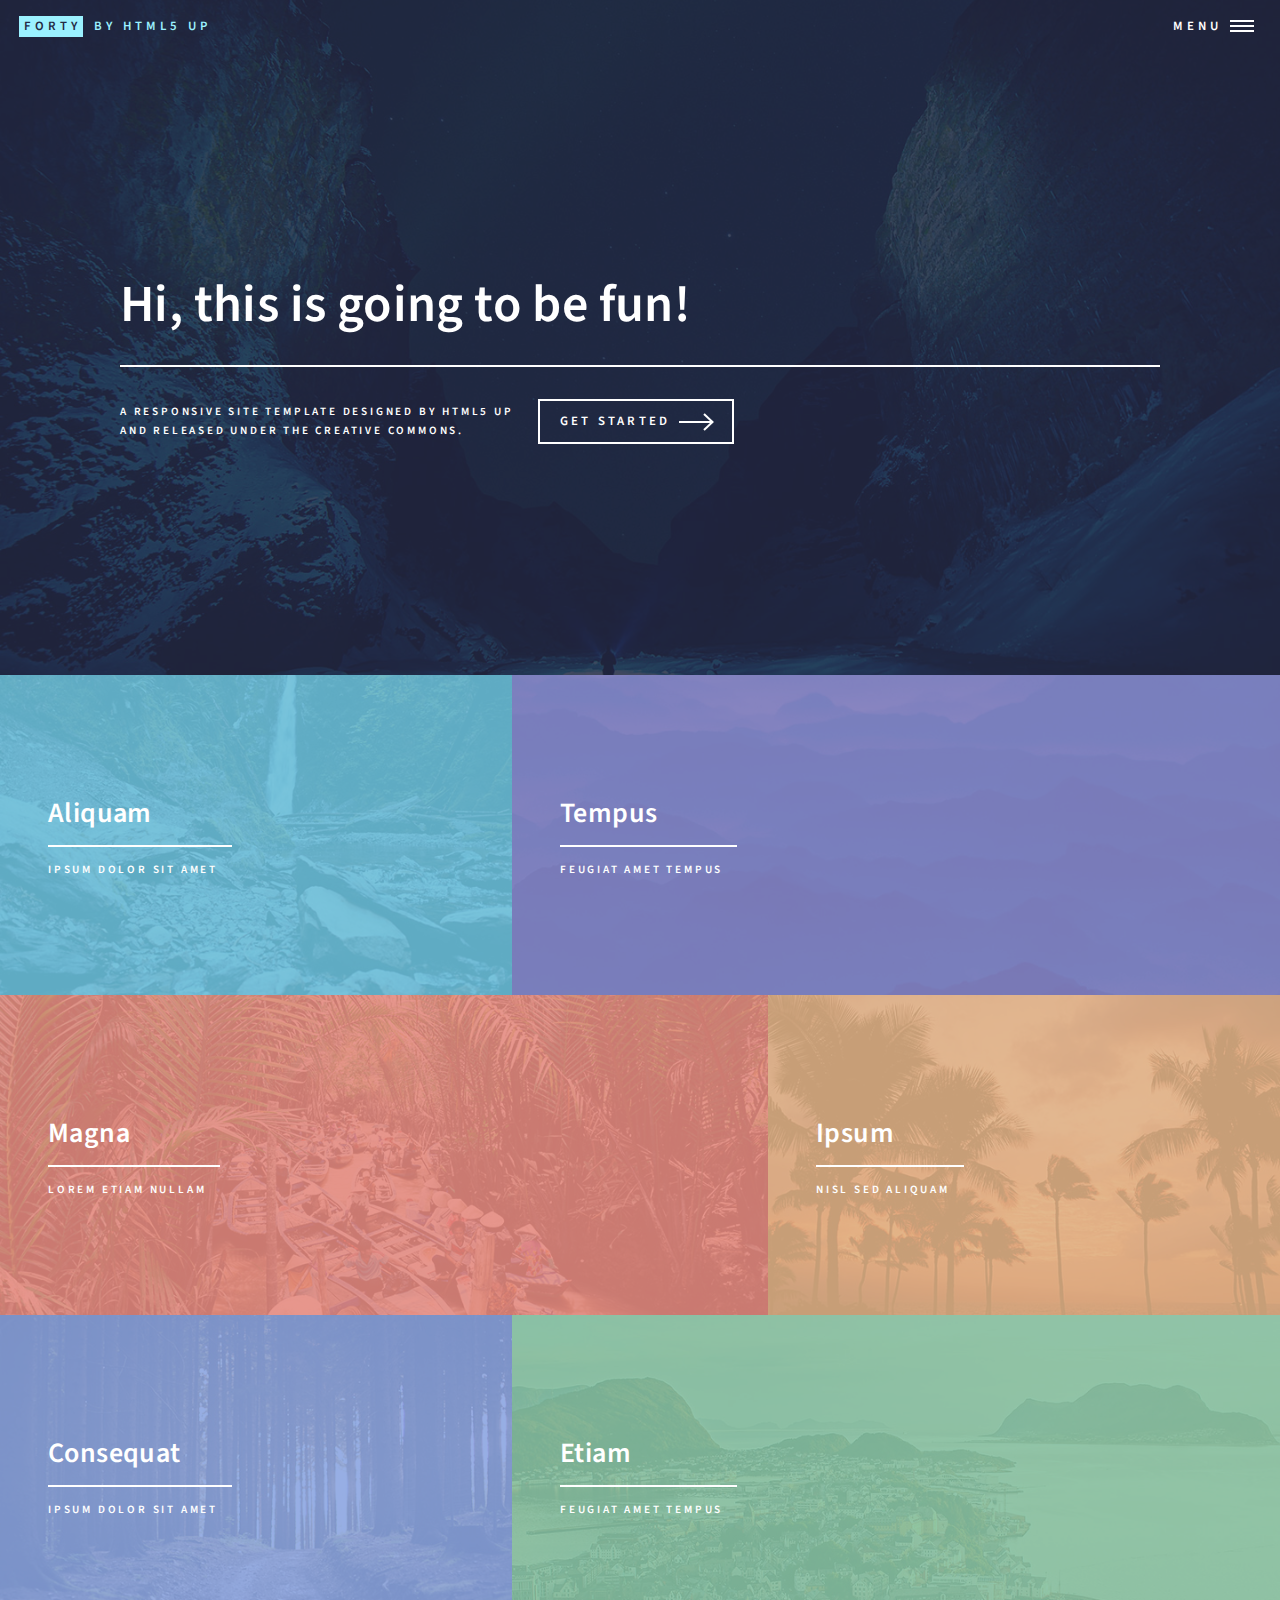
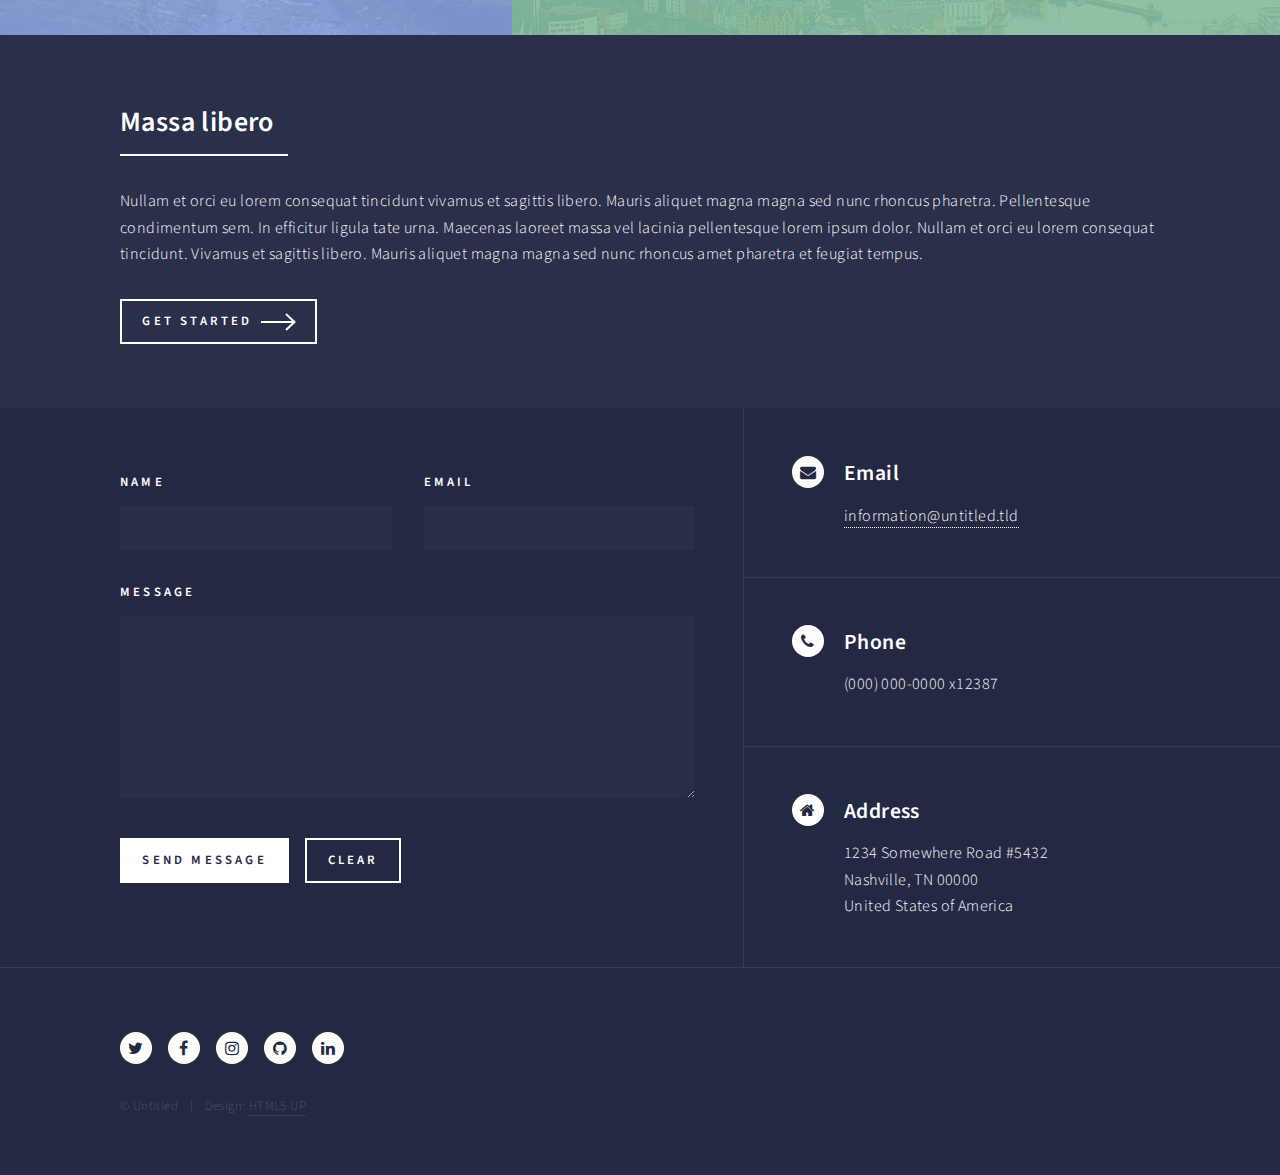
<file: index.html>
<!DOCTYPE html><html><head><meta charSet="utf-8"/><meta http-equiv="x-ua-compatible" content="ie=edge"/><meta name="viewport" content="width=device-width, initial-scale=1, shrink-to-fit=no"/><style data-href="/styles.3dc015f2cf797af3c695.css">@import url(https://fonts.googleapis.com/css?family=Source+Sans+Pro:300,300italic,600,600italic);
/*!
 *  Font Awesome 4.7.0 by @davegandy - http://fontawesome.io - @fontawesome
 *  License - http://fontawesome.io/license (Font: SIL OFL 1.1, CSS: MIT License)
 */@font-face{font-family:FontAwesome;src:url(/static/fontawesome-webfont-674f50d287a8c48dc19ba404d20fe713.eot);src:url(/static/fontawesome-webfont-674f50d287a8c48dc19ba404d20fe713.eot?#iefix&v=4.7.0) format("embedded-opentype"),url(/static/fontawesome-webfont-af7ae505a9eed503f8b8e6982036873e.woff2) format("woff2"),url(/static/fontawesome-webfont-fee66e712a8a08eef5805a46892932ad.woff) format("woff"),url(/static/fontawesome-webfont-b06871f281fee6b241d60582ae9369b9.ttf) format("truetype"),url(/static/fontawesome-webfont-acf3dcb7ff752b5296ca23ba2c7c2606.svg#fontawesomeregular) format("svg");font-weight:400;font-style:normal}.fa{display:inline-block;font:normal normal normal 14px/1 FontAwesome;font-size:inherit;text-rendering:auto;-webkit-font-smoothing:antialiased;-moz-osx-font-smoothing:grayscale}.fa-lg{font-size:1.33333333em;line-height:.75em;vertical-align:-15%}.fa-2x{font-size:2em}.fa-3x{font-size:3em}.fa-4x{font-size:4em}.fa-5x{font-size:5em}.fa-fw{width:1.28571429em;text-align:center}.fa-ul{padding-left:0;margin-left:2.14285714em;list-style-type:none}.fa-ul>li{position:relative}.fa-li{position:absolute;left:-2.14285714em;width:2.14285714em;top:.14285714em;text-align:center}.fa-li.fa-lg{left:-1.85714286em}.fa-border{padding:.2em .25em .15em;border:.08em solid #eee;border-radius:.1em}.fa-pull-left{float:left}.fa-pull-right{float:right}.fa.fa-pull-left{margin-right:.3em}.fa.fa-pull-right{margin-left:.3em}.pull-right{float:right}.pull-left{float:left}.fa.pull-left{margin-right:.3em}.fa.pull-right{margin-left:.3em}.fa-spin{-webkit-animation:fa-spin 2s linear infinite;animation:fa-spin 2s linear infinite}.fa-pulse{-webkit-animation:fa-spin 1s steps(8) infinite;animation:fa-spin 1s steps(8) infinite}@-webkit-keyframes fa-spin{0%{-webkit-transform:rotate(0deg);transform:rotate(0deg)}to{-webkit-transform:rotate(359deg);transform:rotate(359deg)}}@keyframes fa-spin{0%{-webkit-transform:rotate(0deg);transform:rotate(0deg)}to{-webkit-transform:rotate(359deg);transform:rotate(359deg)}}.fa-rotate-90{-ms-filter:"progid:DXImageTransform.Microsoft.BasicImage(rotation=1)";-webkit-transform:rotate(90deg);transform:rotate(90deg)}.fa-rotate-180{-ms-filter:"progid:DXImageTransform.Microsoft.BasicImage(rotation=2)";-webkit-transform:rotate(180deg);transform:rotate(180deg)}.fa-rotate-270{-ms-filter:"progid:DXImageTransform.Microsoft.BasicImage(rotation=3)";-webkit-transform:rotate(270deg);transform:rotate(270deg)}.fa-flip-horizontal{-ms-filter:"progid:DXImageTransform.Microsoft.BasicImage(rotation=0, mirror=1)";-webkit-transform:scaleX(-1);transform:scaleX(-1)}.fa-flip-vertical{-ms-filter:"progid:DXImageTransform.Microsoft.BasicImage(rotation=2, mirror=1)";-webkit-transform:scaleY(-1);transform:scaleY(-1)}:root .fa-flip-horizontal,:root .fa-flip-vertical,:root .fa-rotate-90,:root .fa-rotate-180,:root .fa-rotate-270{-webkit-filter:none;filter:none}.fa-stack{position:relative;display:inline-block;width:2em;height:2em;line-height:2em;vertical-align:middle}.fa-stack-1x,.fa-stack-2x{position:absolute;left:0;width:100%;text-align:center}.fa-stack-1x{line-height:inherit}.fa-stack-2x{font-size:2em}.fa-inverse{color:#fff}.fa-glass:before{content:"\F000"}.fa-music:before{content:"\F001"}.fa-search:before{content:"\F002"}.fa-envelope-o:before{content:"\F003"}.fa-heart:before{content:"\F004"}.fa-star:before{content:"\F005"}.fa-star-o:before{content:"\F006"}.fa-user:before{content:"\F007"}.fa-film:before{content:"\F008"}.fa-th-large:before{content:"\F009"}.fa-th:before{content:"\F00A"}.fa-th-list:before{content:"\F00B"}.fa-check:before{content:"\F00C"}.fa-close:before,.fa-remove:before,.fa-times:before{content:"\F00D"}.fa-search-plus:before{content:"\F00E"}.fa-search-minus:before{content:"\F010"}.fa-power-off:before{content:"\F011"}.fa-signal:before{content:"\F012"}.fa-cog:before,.fa-gear:before{content:"\F013"}.fa-trash-o:before{content:"\F014"}.fa-home:before{content:"\F015"}.fa-file-o:before{content:"\F016"}.fa-clock-o:before{content:"\F017"}.fa-road:before{content:"\F018"}.fa-download:before{content:"\F019"}.fa-arrow-circle-o-down:before{content:"\F01A"}.fa-arrow-circle-o-up:before{content:"\F01B"}.fa-inbox:before{content:"\F01C"}.fa-play-circle-o:before{content:"\F01D"}.fa-repeat:before,.fa-rotate-right:before{content:"\F01E"}.fa-refresh:before{content:"\F021"}.fa-list-alt:before{content:"\F022"}.fa-lock:before{content:"\F023"}.fa-flag:before{content:"\F024"}.fa-headphones:before{content:"\F025"}.fa-volume-off:before{content:"\F026"}.fa-volume-down:before{content:"\F027"}.fa-volume-up:before{content:"\F028"}.fa-qrcode:before{content:"\F029"}.fa-barcode:before{content:"\F02A"}.fa-tag:before{content:"\F02B"}.fa-tags:before{content:"\F02C"}.fa-book:before{content:"\F02D"}.fa-bookmark:before{content:"\F02E"}.fa-print:before{content:"\F02F"}.fa-camera:before{content:"\F030"}.fa-font:before{content:"\F031"}.fa-bold:before{content:"\F032"}.fa-italic:before{content:"\F033"}.fa-text-height:before{content:"\F034"}.fa-text-width:before{content:"\F035"}.fa-align-left:before{content:"\F036"}.fa-align-center:before{content:"\F037"}.fa-align-right:before{content:"\F038"}.fa-align-justify:before{content:"\F039"}.fa-list:before{content:"\F03A"}.fa-dedent:before,.fa-outdent:before{content:"\F03B"}.fa-indent:before{content:"\F03C"}.fa-video-camera:before{content:"\F03D"}.fa-image:before,.fa-photo:before,.fa-picture-o:before{content:"\F03E"}.fa-pencil:before{content:"\F040"}.fa-map-marker:before{content:"\F041"}.fa-adjust:before{content:"\F042"}.fa-tint:before{content:"\F043"}.fa-edit:before,.fa-pencil-square-o:before{content:"\F044"}.fa-share-square-o:before{content:"\F045"}.fa-check-square-o:before{content:"\F046"}.fa-arrows:before{content:"\F047"}.fa-step-backward:before{content:"\F048"}.fa-fast-backward:before{content:"\F049"}.fa-backward:before{content:"\F04A"}.fa-play:before{content:"\F04B"}.fa-pause:before{content:"\F04C"}.fa-stop:before{content:"\F04D"}.fa-forward:before{content:"\F04E"}.fa-fast-forward:before{content:"\F050"}.fa-step-forward:before{content:"\F051"}.fa-eject:before{content:"\F052"}.fa-chevron-left:before{content:"\F053"}.fa-chevron-right:before{content:"\F054"}.fa-plus-circle:before{content:"\F055"}.fa-minus-circle:before{content:"\F056"}.fa-times-circle:before{content:"\F057"}.fa-check-circle:before{content:"\F058"}.fa-question-circle:before{content:"\F059"}.fa-info-circle:before{content:"\F05A"}.fa-crosshairs:before{content:"\F05B"}.fa-times-circle-o:before{content:"\F05C"}.fa-check-circle-o:before{content:"\F05D"}.fa-ban:before{content:"\F05E"}.fa-arrow-left:before{content:"\F060"}.fa-arrow-right:before{content:"\F061"}.fa-arrow-up:before{content:"\F062"}.fa-arrow-down:before{content:"\F063"}.fa-mail-forward:before,.fa-share:before{content:"\F064"}.fa-expand:before{content:"\F065"}.fa-compress:before{content:"\F066"}.fa-plus:before{content:"\F067"}.fa-minus:before{content:"\F068"}.fa-asterisk:before{content:"\F069"}.fa-exclamation-circle:before{content:"\F06A"}.fa-gift:before{content:"\F06B"}.fa-leaf:before{content:"\F06C"}.fa-fire:before{content:"\F06D"}.fa-eye:before{content:"\F06E"}.fa-eye-slash:before{content:"\F070"}.fa-exclamation-triangle:before,.fa-warning:before{content:"\F071"}.fa-plane:before{content:"\F072"}.fa-calendar:before{content:"\F073"}.fa-random:before{content:"\F074"}.fa-comment:before{content:"\F075"}.fa-magnet:before{content:"\F076"}.fa-chevron-up:before{content:"\F077"}.fa-chevron-down:before{content:"\F078"}.fa-retweet:before{content:"\F079"}.fa-shopping-cart:before{content:"\F07A"}.fa-folder:before{content:"\F07B"}.fa-folder-open:before{content:"\F07C"}.fa-arrows-v:before{content:"\F07D"}.fa-arrows-h:before{content:"\F07E"}.fa-bar-chart-o:before,.fa-bar-chart:before{content:"\F080"}.fa-twitter-square:before{content:"\F081"}.fa-facebook-square:before{content:"\F082"}.fa-camera-retro:before{content:"\F083"}.fa-key:before{content:"\F084"}.fa-cogs:before,.fa-gears:before{content:"\F085"}.fa-comments:before{content:"\F086"}.fa-thumbs-o-up:before{content:"\F087"}.fa-thumbs-o-down:before{content:"\F088"}.fa-star-half:before{content:"\F089"}.fa-heart-o:before{content:"\F08A"}.fa-sign-out:before{content:"\F08B"}.fa-linkedin-square:before{content:"\F08C"}.fa-thumb-tack:before{content:"\F08D"}.fa-external-link:before{content:"\F08E"}.fa-sign-in:before{content:"\F090"}.fa-trophy:before{content:"\F091"}.fa-github-square:before{content:"\F092"}.fa-upload:before{content:"\F093"}.fa-lemon-o:before{content:"\F094"}.fa-phone:before{content:"\F095"}.fa-square-o:before{content:"\F096"}.fa-bookmark-o:before{content:"\F097"}.fa-phone-square:before{content:"\F098"}.fa-twitter:before{content:"\F099"}.fa-facebook-f:before,.fa-facebook:before{content:"\F09A"}.fa-github:before{content:"\F09B"}.fa-unlock:before{content:"\F09C"}.fa-credit-card:before{content:"\F09D"}.fa-feed:before,.fa-rss:before{content:"\F09E"}.fa-hdd-o:before{content:"\F0A0"}.fa-bullhorn:before{content:"\F0A1"}.fa-bell:before{content:"\F0F3"}.fa-certificate:before{content:"\F0A3"}.fa-hand-o-right:before{content:"\F0A4"}.fa-hand-o-left:before{content:"\F0A5"}.fa-hand-o-up:before{content:"\F0A6"}.fa-hand-o-down:before{content:"\F0A7"}.fa-arrow-circle-left:before{content:"\F0A8"}.fa-arrow-circle-right:before{content:"\F0A9"}.fa-arrow-circle-up:before{content:"\F0AA"}.fa-arrow-circle-down:before{content:"\F0AB"}.fa-globe:before{content:"\F0AC"}.fa-wrench:before{content:"\F0AD"}.fa-tasks:before{content:"\F0AE"}.fa-filter:before{content:"\F0B0"}.fa-briefcase:before{content:"\F0B1"}.fa-arrows-alt:before{content:"\F0B2"}.fa-group:before,.fa-users:before{content:"\F0C0"}.fa-chain:before,.fa-link:before{content:"\F0C1"}.fa-cloud:before{content:"\F0C2"}.fa-flask:before{content:"\F0C3"}.fa-cut:before,.fa-scissors:before{content:"\F0C4"}.fa-copy:before,.fa-files-o:before{content:"\F0C5"}.fa-paperclip:before{content:"\F0C6"}.fa-floppy-o:before,.fa-save:before{content:"\F0C7"}.fa-square:before{content:"\F0C8"}.fa-bars:before,.fa-navicon:before,.fa-reorder:before{content:"\F0C9"}.fa-list-ul:before{content:"\F0CA"}.fa-list-ol:before{content:"\F0CB"}.fa-strikethrough:before{content:"\F0CC"}.fa-underline:before{content:"\F0CD"}.fa-table:before{content:"\F0CE"}.fa-magic:before{content:"\F0D0"}.fa-truck:before{content:"\F0D1"}.fa-pinterest:before{content:"\F0D2"}.fa-pinterest-square:before{content:"\F0D3"}.fa-google-plus-square:before{content:"\F0D4"}.fa-google-plus:before{content:"\F0D5"}.fa-money:before{content:"\F0D6"}.fa-caret-down:before{content:"\F0D7"}.fa-caret-up:before{content:"\F0D8"}.fa-caret-left:before{content:"\F0D9"}.fa-caret-right:before{content:"\F0DA"}.fa-columns:before{content:"\F0DB"}.fa-sort:before,.fa-unsorted:before{content:"\F0DC"}.fa-sort-desc:before,.fa-sort-down:before{content:"\F0DD"}.fa-sort-asc:before,.fa-sort-up:before{content:"\F0DE"}.fa-envelope:before{content:"\F0E0"}.fa-linkedin:before{content:"\F0E1"}.fa-rotate-left:before,.fa-undo:before{content:"\F0E2"}.fa-gavel:before,.fa-legal:before{content:"\F0E3"}.fa-dashboard:before,.fa-tachometer:before{content:"\F0E4"}.fa-comment-o:before{content:"\F0E5"}.fa-comments-o:before{content:"\F0E6"}.fa-bolt:before,.fa-flash:before{content:"\F0E7"}.fa-sitemap:before{content:"\F0E8"}.fa-umbrella:before{content:"\F0E9"}.fa-clipboard:before,.fa-paste:before{content:"\F0EA"}.fa-lightbulb-o:before{content:"\F0EB"}.fa-exchange:before{content:"\F0EC"}.fa-cloud-download:before{content:"\F0ED"}.fa-cloud-upload:before{content:"\F0EE"}.fa-user-md:before{content:"\F0F0"}.fa-stethoscope:before{content:"\F0F1"}.fa-suitcase:before{content:"\F0F2"}.fa-bell-o:before{content:"\F0A2"}.fa-coffee:before{content:"\F0F4"}.fa-cutlery:before{content:"\F0F5"}.fa-file-text-o:before{content:"\F0F6"}.fa-building-o:before{content:"\F0F7"}.fa-hospital-o:before{content:"\F0F8"}.fa-ambulance:before{content:"\F0F9"}.fa-medkit:before{content:"\F0FA"}.fa-fighter-jet:before{content:"\F0FB"}.fa-beer:before{content:"\F0FC"}.fa-h-square:before{content:"\F0FD"}.fa-plus-square:before{content:"\F0FE"}.fa-angle-double-left:before{content:"\F100"}.fa-angle-double-right:before{content:"\F101"}.fa-angle-double-up:before{content:"\F102"}.fa-angle-double-down:before{content:"\F103"}.fa-angle-left:before{content:"\F104"}.fa-angle-right:before{content:"\F105"}.fa-angle-up:before{content:"\F106"}.fa-angle-down:before{content:"\F107"}.fa-desktop:before{content:"\F108"}.fa-laptop:before{content:"\F109"}.fa-tablet:before{content:"\F10A"}.fa-mobile-phone:before,.fa-mobile:before{content:"\F10B"}.fa-circle-o:before{content:"\F10C"}.fa-quote-left:before{content:"\F10D"}.fa-quote-right:before{content:"\F10E"}.fa-spinner:before{content:"\F110"}.fa-circle:before{content:"\F111"}.fa-mail-reply:before,.fa-reply:before{content:"\F112"}.fa-github-alt:before{content:"\F113"}.fa-folder-o:before{content:"\F114"}.fa-folder-open-o:before{content:"\F115"}.fa-smile-o:before{content:"\F118"}.fa-frown-o:before{content:"\F119"}.fa-meh-o:before{content:"\F11A"}.fa-gamepad:before{content:"\F11B"}.fa-keyboard-o:before{content:"\F11C"}.fa-flag-o:before{content:"\F11D"}.fa-flag-checkered:before{content:"\F11E"}.fa-terminal:before{content:"\F120"}.fa-code:before{content:"\F121"}.fa-mail-reply-all:before,.fa-reply-all:before{content:"\F122"}.fa-star-half-empty:before,.fa-star-half-full:before,.fa-star-half-o:before{content:"\F123"}.fa-location-arrow:before{content:"\F124"}.fa-crop:before{content:"\F125"}.fa-code-fork:before{content:"\F126"}.fa-chain-broken:before,.fa-unlink:before{content:"\F127"}.fa-question:before{content:"\F128"}.fa-info:before{content:"\F129"}.fa-exclamation:before{content:"\F12A"}.fa-superscript:before{content:"\F12B"}.fa-subscript:before{content:"\F12C"}.fa-eraser:before{content:"\F12D"}.fa-puzzle-piece:before{content:"\F12E"}.fa-microphone:before{content:"\F130"}.fa-microphone-slash:before{content:"\F131"}.fa-shield:before{content:"\F132"}.fa-calendar-o:before{content:"\F133"}.fa-fire-extinguisher:before{content:"\F134"}.fa-rocket:before{content:"\F135"}.fa-maxcdn:before{content:"\F136"}.fa-chevron-circle-left:before{content:"\F137"}.fa-chevron-circle-right:before{content:"\F138"}.fa-chevron-circle-up:before{content:"\F139"}.fa-chevron-circle-down:before{content:"\F13A"}.fa-html5:before{content:"\F13B"}.fa-css3:before{content:"\F13C"}.fa-anchor:before{content:"\F13D"}.fa-unlock-alt:before{content:"\F13E"}.fa-bullseye:before{content:"\F140"}.fa-ellipsis-h:before{content:"\F141"}.fa-ellipsis-v:before{content:"\F142"}.fa-rss-square:before{content:"\F143"}.fa-play-circle:before{content:"\F144"}.fa-ticket:before{content:"\F145"}.fa-minus-square:before{content:"\F146"}.fa-minus-square-o:before{content:"\F147"}.fa-level-up:before{content:"\F148"}.fa-level-down:before{content:"\F149"}.fa-check-square:before{content:"\F14A"}.fa-pencil-square:before{content:"\F14B"}.fa-external-link-square:before{content:"\F14C"}.fa-share-square:before{content:"\F14D"}.fa-compass:before{content:"\F14E"}.fa-caret-square-o-down:before,.fa-toggle-down:before{content:"\F150"}.fa-caret-square-o-up:before,.fa-toggle-up:before{content:"\F151"}.fa-caret-square-o-right:before,.fa-toggle-right:before{content:"\F152"}.fa-eur:before,.fa-euro:before{content:"\F153"}.fa-gbp:before{content:"\F154"}.fa-dollar:before,.fa-usd:before{content:"\F155"}.fa-inr:before,.fa-rupee:before{content:"\F156"}.fa-cny:before,.fa-jpy:before,.fa-rmb:before,.fa-yen:before{content:"\F157"}.fa-rouble:before,.fa-rub:before,.fa-ruble:before{content:"\F158"}.fa-krw:before,.fa-won:before{content:"\F159"}.fa-bitcoin:before,.fa-btc:before{content:"\F15A"}.fa-file:before{content:"\F15B"}.fa-file-text:before{content:"\F15C"}.fa-sort-alpha-asc:before{content:"\F15D"}.fa-sort-alpha-desc:before{content:"\F15E"}.fa-sort-amount-asc:before{content:"\F160"}.fa-sort-amount-desc:before{content:"\F161"}.fa-sort-numeric-asc:before{content:"\F162"}.fa-sort-numeric-desc:before{content:"\F163"}.fa-thumbs-up:before{content:"\F164"}.fa-thumbs-down:before{content:"\F165"}.fa-youtube-square:before{content:"\F166"}.fa-youtube:before{content:"\F167"}.fa-xing:before{content:"\F168"}.fa-xing-square:before{content:"\F169"}.fa-youtube-play:before{content:"\F16A"}.fa-dropbox:before{content:"\F16B"}.fa-stack-overflow:before{content:"\F16C"}.fa-instagram:before{content:"\F16D"}.fa-flickr:before{content:"\F16E"}.fa-adn:before{content:"\F170"}.fa-bitbucket:before{content:"\F171"}.fa-bitbucket-square:before{content:"\F172"}.fa-tumblr:before{content:"\F173"}.fa-tumblr-square:before{content:"\F174"}.fa-long-arrow-down:before{content:"\F175"}.fa-long-arrow-up:before{content:"\F176"}.fa-long-arrow-left:before{content:"\F177"}.fa-long-arrow-right:before{content:"\F178"}.fa-apple:before{content:"\F179"}.fa-windows:before{content:"\F17A"}.fa-android:before{content:"\F17B"}.fa-linux:before{content:"\F17C"}.fa-dribbble:before{content:"\F17D"}.fa-skype:before{content:"\F17E"}.fa-foursquare:before{content:"\F180"}.fa-trello:before{content:"\F181"}.fa-female:before{content:"\F182"}.fa-male:before{content:"\F183"}.fa-gittip:before,.fa-gratipay:before{content:"\F184"}.fa-sun-o:before{content:"\F185"}.fa-moon-o:before{content:"\F186"}.fa-archive:before{content:"\F187"}.fa-bug:before{content:"\F188"}.fa-vk:before{content:"\F189"}.fa-weibo:before{content:"\F18A"}.fa-renren:before{content:"\F18B"}.fa-pagelines:before{content:"\F18C"}.fa-stack-exchange:before{content:"\F18D"}.fa-arrow-circle-o-right:before{content:"\F18E"}.fa-arrow-circle-o-left:before{content:"\F190"}.fa-caret-square-o-left:before,.fa-toggle-left:before{content:"\F191"}.fa-dot-circle-o:before{content:"\F192"}.fa-wheelchair:before{content:"\F193"}.fa-vimeo-square:before{content:"\F194"}.fa-try:before,.fa-turkish-lira:before{content:"\F195"}.fa-plus-square-o:before{content:"\F196"}.fa-space-shuttle:before{content:"\F197"}.fa-slack:before{content:"\F198"}.fa-envelope-square:before{content:"\F199"}.fa-wordpress:before{content:"\F19A"}.fa-openid:before{content:"\F19B"}.fa-bank:before,.fa-institution:before,.fa-university:before{content:"\F19C"}.fa-graduation-cap:before,.fa-mortar-board:before{content:"\F19D"}.fa-yahoo:before{content:"\F19E"}.fa-google:before{content:"\F1A0"}.fa-reddit:before{content:"\F1A1"}.fa-reddit-square:before{content:"\F1A2"}.fa-stumbleupon-circle:before{content:"\F1A3"}.fa-stumbleupon:before{content:"\F1A4"}.fa-delicious:before{content:"\F1A5"}.fa-digg:before{content:"\F1A6"}.fa-pied-piper-pp:before{content:"\F1A7"}.fa-pied-piper-alt:before{content:"\F1A8"}.fa-drupal:before{content:"\F1A9"}.fa-joomla:before{content:"\F1AA"}.fa-language:before{content:"\F1AB"}.fa-fax:before{content:"\F1AC"}.fa-building:before{content:"\F1AD"}.fa-child:before{content:"\F1AE"}.fa-paw:before{content:"\F1B0"}.fa-spoon:before{content:"\F1B1"}.fa-cube:before{content:"\F1B2"}.fa-cubes:before{content:"\F1B3"}.fa-behance:before{content:"\F1B4"}.fa-behance-square:before{content:"\F1B5"}.fa-steam:before{content:"\F1B6"}.fa-steam-square:before{content:"\F1B7"}.fa-recycle:before{content:"\F1B8"}.fa-automobile:before,.fa-car:before{content:"\F1B9"}.fa-cab:before,.fa-taxi:before{content:"\F1BA"}.fa-tree:before{content:"\F1BB"}.fa-spotify:before{content:"\F1BC"}.fa-deviantart:before{content:"\F1BD"}.fa-soundcloud:before{content:"\F1BE"}.fa-database:before{content:"\F1C0"}.fa-file-pdf-o:before{content:"\F1C1"}.fa-file-word-o:before{content:"\F1C2"}.fa-file-excel-o:before{content:"\F1C3"}.fa-file-powerpoint-o:before{content:"\F1C4"}.fa-file-image-o:before,.fa-file-photo-o:before,.fa-file-picture-o:before{content:"\F1C5"}.fa-file-archive-o:before,.fa-file-zip-o:before{content:"\F1C6"}.fa-file-audio-o:before,.fa-file-sound-o:before{content:"\F1C7"}.fa-file-movie-o:before,.fa-file-video-o:before{content:"\F1C8"}.fa-file-code-o:before{content:"\F1C9"}.fa-vine:before{content:"\F1CA"}.fa-codepen:before{content:"\F1CB"}.fa-jsfiddle:before{content:"\F1CC"}.fa-life-bouy:before,.fa-life-buoy:before,.fa-life-ring:before,.fa-life-saver:before,.fa-support:before{content:"\F1CD"}.fa-circle-o-notch:before{content:"\F1CE"}.fa-ra:before,.fa-rebel:before,.fa-resistance:before{content:"\F1D0"}.fa-empire:before,.fa-ge:before{content:"\F1D1"}.fa-git-square:before{content:"\F1D2"}.fa-git:before{content:"\F1D3"}.fa-hacker-news:before,.fa-y-combinator-square:before,.fa-yc-square:before{content:"\F1D4"}.fa-tencent-weibo:before{content:"\F1D5"}.fa-qq:before{content:"\F1D6"}.fa-wechat:before,.fa-weixin:before{content:"\F1D7"}.fa-paper-plane:before,.fa-send:before{content:"\F1D8"}.fa-paper-plane-o:before,.fa-send-o:before{content:"\F1D9"}.fa-history:before{content:"\F1DA"}.fa-circle-thin:before{content:"\F1DB"}.fa-header:before{content:"\F1DC"}.fa-paragraph:before{content:"\F1DD"}.fa-sliders:before{content:"\F1DE"}.fa-share-alt:before{content:"\F1E0"}.fa-share-alt-square:before{content:"\F1E1"}.fa-bomb:before{content:"\F1E2"}.fa-futbol-o:before,.fa-soccer-ball-o:before{content:"\F1E3"}.fa-tty:before{content:"\F1E4"}.fa-binoculars:before{content:"\F1E5"}.fa-plug:before{content:"\F1E6"}.fa-slideshare:before{content:"\F1E7"}.fa-twitch:before{content:"\F1E8"}.fa-yelp:before{content:"\F1E9"}.fa-newspaper-o:before{content:"\F1EA"}.fa-wifi:before{content:"\F1EB"}.fa-calculator:before{content:"\F1EC"}.fa-paypal:before{content:"\F1ED"}.fa-google-wallet:before{content:"\F1EE"}.fa-cc-visa:before{content:"\F1F0"}.fa-cc-mastercard:before{content:"\F1F1"}.fa-cc-discover:before{content:"\F1F2"}.fa-cc-amex:before{content:"\F1F3"}.fa-cc-paypal:before{content:"\F1F4"}.fa-cc-stripe:before{content:"\F1F5"}.fa-bell-slash:before{content:"\F1F6"}.fa-bell-slash-o:before{content:"\F1F7"}.fa-trash:before{content:"\F1F8"}.fa-copyright:before{content:"\F1F9"}.fa-at:before{content:"\F1FA"}.fa-eyedropper:before{content:"\F1FB"}.fa-paint-brush:before{content:"\F1FC"}.fa-birthday-cake:before{content:"\F1FD"}.fa-area-chart:before{content:"\F1FE"}.fa-pie-chart:before{content:"\F200"}.fa-line-chart:before{content:"\F201"}.fa-lastfm:before{content:"\F202"}.fa-lastfm-square:before{content:"\F203"}.fa-toggle-off:before{content:"\F204"}.fa-toggle-on:before{content:"\F205"}.fa-bicycle:before{content:"\F206"}.fa-bus:before{content:"\F207"}.fa-ioxhost:before{content:"\F208"}.fa-angellist:before{content:"\F209"}.fa-cc:before{content:"\F20A"}.fa-ils:before,.fa-shekel:before,.fa-sheqel:before{content:"\F20B"}.fa-meanpath:before{content:"\F20C"}.fa-buysellads:before{content:"\F20D"}.fa-connectdevelop:before{content:"\F20E"}.fa-dashcube:before{content:"\F210"}.fa-forumbee:before{content:"\F211"}.fa-leanpub:before{content:"\F212"}.fa-sellsy:before{content:"\F213"}.fa-shirtsinbulk:before{content:"\F214"}.fa-simplybuilt:before{content:"\F215"}.fa-skyatlas:before{content:"\F216"}.fa-cart-plus:before{content:"\F217"}.fa-cart-arrow-down:before{content:"\F218"}.fa-diamond:before{content:"\F219"}.fa-ship:before{content:"\F21A"}.fa-user-secret:before{content:"\F21B"}.fa-motorcycle:before{content:"\F21C"}.fa-street-view:before{content:"\F21D"}.fa-heartbeat:before{content:"\F21E"}.fa-venus:before{content:"\F221"}.fa-mars:before{content:"\F222"}.fa-mercury:before{content:"\F223"}.fa-intersex:before,.fa-transgender:before{content:"\F224"}.fa-transgender-alt:before{content:"\F225"}.fa-venus-double:before{content:"\F226"}.fa-mars-double:before{content:"\F227"}.fa-venus-mars:before{content:"\F228"}.fa-mars-stroke:before{content:"\F229"}.fa-mars-stroke-v:before{content:"\F22A"}.fa-mars-stroke-h:before{content:"\F22B"}.fa-neuter:before{content:"\F22C"}.fa-genderless:before{content:"\F22D"}.fa-facebook-official:before{content:"\F230"}.fa-pinterest-p:before{content:"\F231"}.fa-whatsapp:before{content:"\F232"}.fa-server:before{content:"\F233"}.fa-user-plus:before{content:"\F234"}.fa-user-times:before{content:"\F235"}.fa-bed:before,.fa-hotel:before{content:"\F236"}.fa-viacoin:before{content:"\F237"}.fa-train:before{content:"\F238"}.fa-subway:before{content:"\F239"}.fa-medium:before{content:"\F23A"}.fa-y-combinator:before,.fa-yc:before{content:"\F23B"}.fa-optin-monster:before{content:"\F23C"}.fa-opencart:before{content:"\F23D"}.fa-expeditedssl:before{content:"\F23E"}.fa-battery-4:before,.fa-battery-full:before,.fa-battery:before{content:"\F240"}.fa-battery-3:before,.fa-battery-three-quarters:before{content:"\F241"}.fa-battery-2:before,.fa-battery-half:before{content:"\F242"}.fa-battery-1:before,.fa-battery-quarter:before{content:"\F243"}.fa-battery-0:before,.fa-battery-empty:before{content:"\F244"}.fa-mouse-pointer:before{content:"\F245"}.fa-i-cursor:before{content:"\F246"}.fa-object-group:before{content:"\F247"}.fa-object-ungroup:before{content:"\F248"}.fa-sticky-note:before{content:"\F249"}.fa-sticky-note-o:before{content:"\F24A"}.fa-cc-jcb:before{content:"\F24B"}.fa-cc-diners-club:before{content:"\F24C"}.fa-clone:before{content:"\F24D"}.fa-balance-scale:before{content:"\F24E"}.fa-hourglass-o:before{content:"\F250"}.fa-hourglass-1:before,.fa-hourglass-start:before{content:"\F251"}.fa-hourglass-2:before,.fa-hourglass-half:before{content:"\F252"}.fa-hourglass-3:before,.fa-hourglass-end:before{content:"\F253"}.fa-hourglass:before{content:"\F254"}.fa-hand-grab-o:before,.fa-hand-rock-o:before{content:"\F255"}.fa-hand-paper-o:before,.fa-hand-stop-o:before{content:"\F256"}.fa-hand-scissors-o:before{content:"\F257"}.fa-hand-lizard-o:before{content:"\F258"}.fa-hand-spock-o:before{content:"\F259"}.fa-hand-pointer-o:before{content:"\F25A"}.fa-hand-peace-o:before{content:"\F25B"}.fa-trademark:before{content:"\F25C"}.fa-registered:before{content:"\F25D"}.fa-creative-commons:before{content:"\F25E"}.fa-gg:before{content:"\F260"}.fa-gg-circle:before{content:"\F261"}.fa-tripadvisor:before{content:"\F262"}.fa-odnoklassniki:before{content:"\F263"}.fa-odnoklassniki-square:before{content:"\F264"}.fa-get-pocket:before{content:"\F265"}.fa-wikipedia-w:before{content:"\F266"}.fa-safari:before{content:"\F267"}.fa-chrome:before{content:"\F268"}.fa-firefox:before{content:"\F269"}.fa-opera:before{content:"\F26A"}.fa-internet-explorer:before{content:"\F26B"}.fa-television:before,.fa-tv:before{content:"\F26C"}.fa-contao:before{content:"\F26D"}.fa-500px:before{content:"\F26E"}.fa-amazon:before{content:"\F270"}.fa-calendar-plus-o:before{content:"\F271"}.fa-calendar-minus-o:before{content:"\F272"}.fa-calendar-times-o:before{content:"\F273"}.fa-calendar-check-o:before{content:"\F274"}.fa-industry:before{content:"\F275"}.fa-map-pin:before{content:"\F276"}.fa-map-signs:before{content:"\F277"}.fa-map-o:before{content:"\F278"}.fa-map:before{content:"\F279"}.fa-commenting:before{content:"\F27A"}.fa-commenting-o:before{content:"\F27B"}.fa-houzz:before{content:"\F27C"}.fa-vimeo:before{content:"\F27D"}.fa-black-tie:before{content:"\F27E"}.fa-fonticons:before{content:"\F280"}.fa-reddit-alien:before{content:"\F281"}.fa-edge:before{content:"\F282"}.fa-credit-card-alt:before{content:"\F283"}.fa-codiepie:before{content:"\F284"}.fa-modx:before{content:"\F285"}.fa-fort-awesome:before{content:"\F286"}.fa-usb:before{content:"\F287"}.fa-product-hunt:before{content:"\F288"}.fa-mixcloud:before{content:"\F289"}.fa-scribd:before{content:"\F28A"}.fa-pause-circle:before{content:"\F28B"}.fa-pause-circle-o:before{content:"\F28C"}.fa-stop-circle:before{content:"\F28D"}.fa-stop-circle-o:before{content:"\F28E"}.fa-shopping-bag:before{content:"\F290"}.fa-shopping-basket:before{content:"\F291"}.fa-hashtag:before{content:"\F292"}.fa-bluetooth:before{content:"\F293"}.fa-bluetooth-b:before{content:"\F294"}.fa-percent:before{content:"\F295"}.fa-gitlab:before{content:"\F296"}.fa-wpbeginner:before{content:"\F297"}.fa-wpforms:before{content:"\F298"}.fa-envira:before{content:"\F299"}.fa-universal-access:before{content:"\F29A"}.fa-wheelchair-alt:before{content:"\F29B"}.fa-question-circle-o:before{content:"\F29C"}.fa-blind:before{content:"\F29D"}.fa-audio-description:before{content:"\F29E"}.fa-volume-control-phone:before{content:"\F2A0"}.fa-braille:before{content:"\F2A1"}.fa-assistive-listening-systems:before{content:"\F2A2"}.fa-american-sign-language-interpreting:before,.fa-asl-interpreting:before{content:"\F2A3"}.fa-deaf:before,.fa-deafness:before,.fa-hard-of-hearing:before{content:"\F2A4"}.fa-glide:before{content:"\F2A5"}.fa-glide-g:before{content:"\F2A6"}.fa-sign-language:before,.fa-signing:before{content:"\F2A7"}.fa-low-vision:before{content:"\F2A8"}.fa-viadeo:before{content:"\F2A9"}.fa-viadeo-square:before{content:"\F2AA"}.fa-snapchat:before{content:"\F2AB"}.fa-snapchat-ghost:before{content:"\F2AC"}.fa-snapchat-square:before{content:"\F2AD"}.fa-pied-piper:before{content:"\F2AE"}.fa-first-order:before{content:"\F2B0"}.fa-yoast:before{content:"\F2B1"}.fa-themeisle:before{content:"\F2B2"}.fa-google-plus-circle:before,.fa-google-plus-official:before{content:"\F2B3"}.fa-fa:before,.fa-font-awesome:before{content:"\F2B4"}.fa-handshake-o:before{content:"\F2B5"}.fa-envelope-open:before{content:"\F2B6"}.fa-envelope-open-o:before{content:"\F2B7"}.fa-linode:before{content:"\F2B8"}.fa-address-book:before{content:"\F2B9"}.fa-address-book-o:before{content:"\F2BA"}.fa-address-card:before,.fa-vcard:before{content:"\F2BB"}.fa-address-card-o:before,.fa-vcard-o:before{content:"\F2BC"}.fa-user-circle:before{content:"\F2BD"}.fa-user-circle-o:before{content:"\F2BE"}.fa-user-o:before{content:"\F2C0"}.fa-id-badge:before{content:"\F2C1"}.fa-drivers-license:before,.fa-id-card:before{content:"\F2C2"}.fa-drivers-license-o:before,.fa-id-card-o:before{content:"\F2C3"}.fa-quora:before{content:"\F2C4"}.fa-free-code-camp:before{content:"\F2C5"}.fa-telegram:before{content:"\F2C6"}.fa-thermometer-4:before,.fa-thermometer-full:before,.fa-thermometer:before{content:"\F2C7"}.fa-thermometer-3:before,.fa-thermometer-three-quarters:before{content:"\F2C8"}.fa-thermometer-2:before,.fa-thermometer-half:before{content:"\F2C9"}.fa-thermometer-1:before,.fa-thermometer-quarter:before{content:"\F2CA"}.fa-thermometer-0:before,.fa-thermometer-empty:before{content:"\F2CB"}.fa-shower:before{content:"\F2CC"}.fa-bath:before,.fa-bathtub:before,.fa-s15:before{content:"\F2CD"}.fa-podcast:before{content:"\F2CE"}.fa-window-maximize:before{content:"\F2D0"}.fa-window-minimize:before{content:"\F2D1"}.fa-window-restore:before{content:"\F2D2"}.fa-times-rectangle:before,.fa-window-close:before{content:"\F2D3"}.fa-times-rectangle-o:before,.fa-window-close-o:before{content:"\F2D4"}.fa-bandcamp:before{content:"\F2D5"}.fa-grav:before{content:"\F2D6"}.fa-etsy:before{content:"\F2D7"}.fa-imdb:before{content:"\F2D8"}.fa-ravelry:before{content:"\F2D9"}.fa-eercast:before{content:"\F2DA"}.fa-microchip:before{content:"\F2DB"}.fa-snowflake-o:before{content:"\F2DC"}.fa-superpowers:before{content:"\F2DD"}.fa-wpexplorer:before{content:"\F2DE"}.fa-meetup:before{content:"\F2E0"}.sr-only{position:absolute;width:1px;height:1px;padding:0;margin:-1px;overflow:hidden;clip:rect(0,0,0,0);border:0}.sr-only-focusable:active,.sr-only-focusable:focus{position:static;width:auto;height:auto;margin:0;overflow:visible;clip:auto}.mb-5{margin-bottom:2em}@media screen and (min-width:981px){.grid-wrapper{display:grid;grid-gap:0 2.25em;grid-template-columns:repeat(12,1fr);margin:0 auto;width:100%}.col-1{grid-column:span 1}.col-2{grid-column:span 2}.col-3{grid-column:span 3}.col-4{grid-column:span 4}.col-5{grid-column:span 5}.col-6{grid-column:span 6}.col-7{grid-column:span 7}.col-8{grid-column:span 8}.col-9{grid-column:span 9}.col-10{grid-column:span 10}.col-11{grid-column:span 11}.col-12{grid-column:span 12}}a,abbr,acronym,address,applet,article,aside,audio,b,big,blockquote,body,canvas,caption,center,cite,code,dd,del,details,dfn,div,dl,dt,em,embed,fieldset,figcaption,figure,footer,form,h1,h2,h3,h4,h5,h6,header,hgroup,html,i,iframe,img,ins,kbd,label,legend,li,mark,menu,nav,object,ol,output,p,pre,q,ruby,s,samp,section,small,span,strike,strong,sub,summary,sup,table,tbody,td,tfoot,th,thead,time,tr,tt,u,ul,var,video{margin:0;padding:0;border:0;font-size:100%;font:inherit;vertical-align:baseline}article,aside,details,figcaption,figure,footer,header,hgroup,menu,nav,section{display:block}body{line-height:1}ol,ul{list-style:none}blockquote,q{quotes:none}blockquote:after,blockquote:before,q:after,q:before{content:"";content:none}table{border-collapse:collapse;border-spacing:0}body{-webkit-text-size-adjust:none}*,:after,:before{box-sizing:border-box}@-ms-viewport{width:device-width}body{-ms-overflow-style:scrollbar}@media screen and (max-width:480px){body,html{min-width:320px}}body{background:#242943}body.is-loading *,body.is-loading :after,body.is-loading :before{-webkit-animation:none!important;animation:none!important;-webkit-transition:none!important;transition:none!important}body,input,select,textarea{color:#fff;font-family:Source Sans Pro,Helvetica,sans-serif;font-size:17pt;font-weight:300;letter-spacing:.025em;line-height:1.65}@media screen and (max-width:1680px){body,input,select,textarea{font-size:14pt}}@media screen and (max-width:1280px){body,input,select,textarea{font-size:12pt}}@media screen and (max-width:360px){body,input,select,textarea{font-size:11pt}}a{-webkit-transition:color .2s ease-in-out,border-bottom-color .2s ease-in-out;transition:color .2s ease-in-out,border-bottom-color .2s ease-in-out;border-bottom:1px dotted;color:inherit;text-decoration:none}a:hover{border-bottom-color:transparent;color:#9bf1ff!important}a:active{color:#53e3fb!important}b,strong{color:#fff;font-weight:600}em,i{font-style:italic}p{margin:0 0 2em}h1,h2,h3,h4,h5,h6{color:#fff;font-weight:600;line-height:1.65;margin:0 0 1em}h1 a,h2 a,h3 a,h4 a,h5 a,h6 a{color:inherit;border-bottom:0}h1{font-size:2.5em}h2{font-size:1.75em}h3{font-size:1.35em}h4{font-size:1.1em}h5{font-size:.9em}h6{font-size:.7em}@media screen and (max-width:736px){h1{font-size:2em}h2{font-size:1.5em}h3{font-size:1.25em}}sub{top:.5em}sub,sup{font-size:.8em;position:relative}sup{top:-.5em}blockquote{border-left:4px solid rgba(212,212,255,.1);font-style:italic;margin:0 0 2em;padding:.5em 0 .5em 2em}code{background:rgba(212,212,255,.035);margin:0 .25em;padding:.25em .65em}code,pre{font-family:Courier New,monospace;font-size:.9em}pre{-webkit-overflow-scrolling:touch;margin:0 0 2em}pre code{display:block;line-height:1.75;padding:1em 1.5em;overflow-x:auto}hr{border:0;border-bottom:1px solid rgba(212,212,255,.1);margin:2em 0}hr.major{margin:3em 0}.align-left{text-align:left}.align-center{text-align:center}.align-right{text-align:right}article.special,section.special{text-align:center}header.major{width:-webkit-max-content;width:-ms-max-content;width:max-content;margin-bottom:2em}header.major>:first-child{margin-bottom:0;width:calc(100% + .5em)}header.major>:first-child:after{content:"";background-color:#fff;display:block;height:2px;margin:.325em 0 .5em;width:100%}header.major>p{font-size:.7em;font-weight:600;letter-spacing:.25em;margin-bottom:0;text-transform:uppercase}body.is-ie header.major>:first-child:after{max-width:9em}body.is-ie header.major>h1:after{max-width:100%!important}@media screen and (max-width:736px){header.major>p br{display:none}}form,form .field{margin:0 0 2em}form .field.half{width:50%;float:left;padding:0 0 0 1em}form .field.half.first{padding:0 1em 0 0}form>.actions{margin:2.5em 0 0!important}@media screen and (max-width:736px){form .field{margin:0 0 1.5em}form .field.half{padding:0 0 0 .75em}form .field.half.first{padding:0 .75em 0 0}form>.actions{margin:2em 0 0!important}}@media screen and (max-width:480px){form .field.half{width:100%;float:none;padding:0}form .field.half.first{padding:0}}label{color:#fff;display:block;font-size:.8em;font-weight:600;letter-spacing:.25em;margin:0 0 1em;text-transform:uppercase}input[type=email],input[type=password],input[type=search],input[type=tel],input[type=text],input[type=url],select,textarea{-moz-appearance:none;-webkit-appearance:none;-ms-appearance:none;appearance:none;background:rgba(212,212,255,.035);border:none;border-radius:0;color:inherit;display:block;outline:0;padding:0 1em;text-decoration:none;width:100%;resize:vertical}input[type=email]:invalid,input[type=password]:invalid,input[type=search]:invalid,input[type=tel]:invalid,input[type=text]:invalid,input[type=url]:invalid,select:invalid,textarea:invalid{box-shadow:none}input[type=email]:focus,input[type=password]:focus,input[type=search]:focus,input[type=tel]:focus,input[type=text]:focus,input[type=url]:focus,select:focus,textarea:focus{border-color:#9bf1ff;box-shadow:0 0 0 2px #9bf1ff}.select-wrapper{text-decoration:none;display:block;position:relative}.select-wrapper:before{-moz-osx-font-smoothing:grayscale;-webkit-font-smoothing:antialiased;font-family:FontAwesome;font-style:normal;font-weight:400;text-transform:none!important;color:rgba(212,212,255,.1);content:"\F078";display:block;height:2.75em;line-height:2.75em;pointer-events:none;position:absolute;right:0;text-align:center;top:0;width:2.75em}.select-wrapper select::-ms-expand{display:none}input[type=email],input[type=password],input[type=search],input[type=tel],input[type=text],input[type=url],select{height:2.75em}textarea{padding:.75em 1em}input[type=checkbox],input[type=radio]{-moz-appearance:none;-webkit-appearance:none;-ms-appearance:none;appearance:none;display:block;float:left;margin-right:-2em;opacity:0;width:1em;z-index:-1}input[type=checkbox]+label,input[type=radio]+label{text-decoration:none;color:#fff;cursor:pointer;display:inline-block;font-weight:300;padding-left:2.65em;padding-right:.75em;position:relative}input[type=checkbox]+label:before,input[type=radio]+label:before{-moz-osx-font-smoothing:grayscale;-webkit-font-smoothing:antialiased;font-family:FontAwesome;font-style:normal;font-weight:400;text-transform:none!important;background:rgba(212,212,255,.035);content:"";display:inline-block;height:1.65em;left:0;letter-spacing:0;line-height:1.58125em;position:absolute;text-align:center;top:0;width:1.65em}input[type=checkbox]:checked+label:before,input[type=radio]:checked+label:before{background:#fff;border-color:#9bf1ff;content:"\F00C";color:#242943}input[type=checkbox]:focus+label:before,input[type=radio]:focus+label:before{box-shadow:0 0 0 2px #9bf1ff}input[type=radio]+label:before{border-radius:100%}::-webkit-input-placeholder{color:rgba(244,244,255,.2)!important;opacity:1}:-moz-placeholder,::-moz-placeholder{color:rgba(244,244,255,.2)!important;opacity:1}:-ms-input-placeholder{color:rgba(244,244,255,.2)!important;opacity:1}.formerize-placeholder{color:rgba(244,244,255,.2)!important;opacity:1}.box{border:1px solid rgba(212,212,255,.1);margin-bottom:2em;padding:1.5em}.box>:last-child,.box>:last-child>:last-child,.box>:last-child>:last-child>:last-child{margin-bottom:0}.box.alt{border:0;border-radius:0;padding:0}.icon{text-decoration:none;border-bottom:none;position:relative}.icon:before{-moz-osx-font-smoothing:grayscale;-webkit-font-smoothing:antialiased;font-family:FontAwesome;font-style:normal;font-weight:400;text-transform:none!important}.icon>.label{display:none}.icon.alt:before{background-color:#fff;border-radius:100%;color:#242943;display:inline-block;height:2em;line-height:2em;text-align:center;width:2em}a.icon.alt:before{-webkit-transition:background-color .2s ease-in-out;transition:background-color .2s ease-in-out}a.icon.alt:hover:before{background-color:#6fc3df}a.icon.alt:active:before{background-color:#37a6cb}.image{border:0;display:inline-block;position:relative}.image img{display:block}.image.left,.image.right{max-width:30%}.image.left img,.image.right img{width:100%}.image.left{float:left;margin:0 1.5em 1.25em 0;top:.25em}.image.right{float:right;margin:0 0 1.25em 1.5em;top:.25em}.image.fit{display:block;margin:0 0 2em;width:100%}.image.fit img{width:100%}.image.main{display:block;margin:2.5em 0;width:100%}.image.main img{width:100%}@media screen and (max-width:736px){.image.main{margin:1.5em 0}}ol{list-style:decimal;margin:0 0 2em;padding-left:1.25em}ol li{padding-left:.25em}ul{list-style:disc;margin:0 0 2em;padding-left:1em}ul li{padding-left:.5em}ul.alt{list-style:none;padding-left:0}ul.alt li{border-top:1px solid rgba(212,212,255,.1);padding:.5em 0}ul.alt li:first-child{border-top:0;padding-top:0}ul.icons{cursor:default;list-style:none;padding-left:0}ul.icons li{display:inline-block;padding:0 1em 0 0}ul.icons li:last-child{padding-right:0}@media screen and (max-width:736px){ul.icons li{padding:0 .75em 0 0}}ul.actions{cursor:default;list-style:none;padding-left:0}ul.actions li{display:inline-block;padding:0 1em 0 0;vertical-align:middle}ul.actions li:last-child{padding-right:0}ul.actions.small li{padding:0 1em 0 0}ul.actions.vertical li{display:block;padding:1em 0 0}ul.actions.vertical li:first-child{padding-top:0}ul.actions.vertical li>*{margin-bottom:0}ul.actions.vertical.small li:first-child{padding-top:0}ul.actions.fit{display:table;margin-left:-1em;padding:0;table-layout:fixed;width:calc(100% + 1em)}ul.actions.fit li{display:table-cell;padding:0 0 0 1em}ul.actions.fit li>*{margin-bottom:0}ul.actions.fit.small{margin-left:-1em;width:calc(100% + 1em)}ul.actions.fit.small li{padding:0 0 0 1em}ul.pagination{cursor:default;list-style:none;padding-left:0}ul.pagination li{display:inline-block;padding-left:0;vertical-align:middle}ul.pagination li>.page{-webkit-transition:background-color .2s ease-in-out,color .2s ease-in-out;transition:background-color .2s ease-in-out,color .2s ease-in-out;border-bottom:0;display:inline-block;font-size:.8em;font-weight:600;height:1.5em;line-height:1.5em;margin:0 .125em;min-width:1.5em;padding:0 .5em;text-align:center}ul.pagination li>.page.active{background-color:#fff;color:#242943}ul.pagination li>.page.active:hover{background-color:#9bf1ff;color:#242943!important}ul.pagination li>.page.active:active{background-color:#53e3fb}ul.pagination li:first-child{padding-right:.75em}ul.pagination li:last-child{padding-left:.75em}@media screen and (max-width:480px){ul.pagination li:nth-child(n+2):nth-last-child(n+2){display:none}ul.pagination li:first-child{padding-right:0}}dl{margin:0 0 2em}dl dt{display:block;font-weight:600;margin:0 0 1em}dl dd{margin-left:2em}.table-wrapper{-webkit-overflow-scrolling:touch;overflow-x:auto}table{margin:0 0 2em;width:100%}table tbody tr{border:1px solid rgba(212,212,255,.1);border-left:0;border-right:0}table tbody tr:nth-child(odd){background-color:rgba(212,212,255,.035)}table td{padding:.75em}table th{color:#fff;font-size:.9em;font-weight:600;padding:0 .75em .75em;text-align:left}table thead{border-bottom:2px solid rgba(212,212,255,.1)}table tfoot{border-top:2px solid rgba(212,212,255,.1)}table.alt{border-collapse:separate}table.alt tbody tr td{border-color:rgba(212,212,255,.1);border-style:solid;border-width:0 1px 1px 0}table.alt tbody tr td:first-child{border-left-width:1px}table.alt tbody tr:first-child td{border-top-width:1px}table.alt thead{border-bottom:0}table.alt tfoot{border-top:0}.button,button,input[type=button],input[type=reset],input[type=submit]{-moz-appearance:none;-webkit-appearance:none;-ms-appearance:none;appearance:none;-webkit-transition:background-color .2s ease-in-out,box-shadow .2s ease-in-out,color .2s ease-in-out;transition:background-color .2s ease-in-out,box-shadow .2s ease-in-out,color .2s ease-in-out;background-color:transparent;border:0;border-radius:0;box-shadow:inset 0 0 0 2px #fff;color:#fff;cursor:pointer;display:inline-block;font-size:.8em;font-weight:600;height:3.5em;letter-spacing:.25em;line-height:3.5em;padding:0 1.75em;text-align:center;text-decoration:none;text-transform:uppercase;white-space:nowrap}.button:active,.button:hover,button:active,button:hover,input[type=button]:active,input[type=button]:hover,input[type=reset]:active,input[type=reset]:hover,input[type=submit]:active,input[type=submit]:hover{box-shadow:inset 0 0 0 2px #9bf1ff;color:#9bf1ff}.button:active,button:active,input[type=button]:active,input[type=reset]:active,input[type=submit]:active{background-color:rgba(155,241,255,.1);box-shadow:inset 0 0 0 2px #53e3fb;color:#53e3fb}.button.icon:before,button.icon:before,input[type=button].icon:before,input[type=reset].icon:before,input[type=submit].icon:before{margin-right:.5em}.button.fit,button.fit,input[type=button].fit,input[type=reset].fit,input[type=submit].fit{display:block;margin:0 0 1em;width:100%}.button.small,button.small,input[type=button].small,input[type=reset].small,input[type=submit].small{font-size:.6em}.button.big,button.big,input[type=button].big,input[type=reset].big,input[type=submit].big{font-size:1.25em;height:3em;line-height:3em}.button.next,button.next,input[type=button].next,input[type=reset].next,input[type=submit].next{padding-right:4.5em;position:relative}.button.next:after,.button.next:before,button.next:after,button.next:before,input[type=button].next:after,input[type=button].next:before,input[type=reset].next:after,input[type=reset].next:before,input[type=submit].next:after,input[type=submit].next:before{-webkit-transition:opacity .2s ease-in-out;transition:opacity .2s ease-in-out;background-position:100%;background-repeat:no-repeat;background-size:36px 24px;content:"";display:block;height:100%;position:absolute;right:1.5em;top:0;vertical-align:middle;width:36px}.button.next:before,button.next:before,input[type=button].next:before,input[type=reset].next:before,input[type=submit].next:before{background-image:url("data:image/svg+xml;charset=utf8,%3Csvg xmlns='http://www.w3.org/2000/svg' xmlns:xlink='http://www.w3.org/1999/xlink' width='36px' height='24px' viewBox='0 0 36 24' zoomAndPan='disable'%3E%3Cstyle%3Eline %7B stroke: %23fff%3B stroke-width: 2px%3B %7D%3C/style%3E%3Cline x1='0' y1='12' x2='34' y2='12' /%3E%3Cline x1='25' y1='4' x2='34' y2='12.5' /%3E%3Cline x1='25' y1='20' x2='34' y2='11.5' /%3E%3C/svg%3E")}.button.next:after,button.next:after,input[type=button].next:after,input[type=reset].next:after,input[type=submit].next:after{background-image:url("data:image/svg+xml;charset=utf8,%3Csvg xmlns='http://www.w3.org/2000/svg' xmlns:xlink='http://www.w3.org/1999/xlink' width='36px' height='24px' viewBox='0 0 36 24' zoomAndPan='disable'%3E%3Cstyle%3Eline %7B stroke: %239bf1ff%3B stroke-width: 2px%3B %7D%3C/style%3E%3Cline x1='0' y1='12' x2='34' y2='12' /%3E%3Cline x1='25' y1='4' x2='34' y2='12.5' /%3E%3Cline x1='25' y1='20' x2='34' y2='11.5' /%3E%3C/svg%3E");opacity:0;z-index:1}.button.next:active:after,.button.next:hover:after,button.next:active:after,button.next:hover:after,input[type=button].next:active:after,input[type=button].next:hover:after,input[type=reset].next:active:after,input[type=reset].next:hover:after,input[type=submit].next:active:after,input[type=submit].next:hover:after{opacity:1}@media screen and (max-width:1280px){.button.next,button.next,input[type=button].next,input[type=reset].next,input[type=submit].next{padding-right:5em}}.button.special,button.special,input[type=button].special,input[type=reset].special,input[type=submit].special{background-color:#fff;box-shadow:none;color:#242943}.button.special:active,.button.special:hover,button.special:active,button.special:hover,input[type=button].special:active,input[type=button].special:hover,input[type=reset].special:active,input[type=reset].special:hover,input[type=submit].special:active,input[type=submit].special:hover{background-color:#9bf1ff;color:#242943!important}.button.special:active,button.special:active,input[type=button].special:active,input[type=reset].special:active,input[type=submit].special:active{background-color:#53e3fb}.button.disabled,.button:disabled,button.disabled,button:disabled,input[type=button].disabled,input[type=button]:disabled,input[type=reset].disabled,input[type=reset]:disabled,input[type=submit].disabled,input[type=submit]:disabled{-moz-pointer-events:none;-webkit-pointer-events:none;-ms-pointer-events:none;pointer-events:none;cursor:default;opacity:.25}.tiles{display:-moz-flex;display:-ms-flex;display:flex;flex-wrap:wrap}.tiles,.tiles+*{border-top:0!important}.tiles article{-moz-align-items:center;-ms-align-items:center;align-items:center;display:-moz-flex;display:-ms-flex;display:flex;-webkit-transition:-webkit-transform .25s ease,opacity .25s ease,-webkit-filter 1s ease,-webkit-filter 1s ease;transition:transform .25s ease,opacity .25s ease,filter 1s ease,-webkit-filter 1s ease;padding:4em 4em 2em;background-position:50%;background-repeat:no-repeat;background-size:cover;cursor:default;height:40vh;max-height:40em;min-height:23em;overflow:hidden;position:relative;width:40%}.tiles article .image{display:none}.tiles article header{position:relative;z-index:3}.tiles article h3{font-size:1.75em}.tiles article h3 a:hover{color:inherit!important}.tiles article .link.primary{border:0;height:100%;left:0;position:absolute;top:0;width:100%;z-index:4}.tiles article:before{-webkit-transition:opacity .5s ease;transition:opacity .5s ease;bottom:0;opacity:.85;z-index:2}.tiles article:after,.tiles article:before{content:"";display:block;height:100%;left:0;position:absolute;width:100%}.tiles article:after{background-color:rgba(36,41,67,.25);top:0;z-index:1}.tiles article:hover:before{opacity:0}.tiles article.is-transitioning{-webkit-transform:scale(.95);transform:scale(.95);opacity:0}.tiles article:nth-child(4n-1),.tiles article:nth-child(4n-2){width:60%}.tiles article:nth-child(6n-5):before{background-color:#6fc3df}.tiles article:nth-child(6n-4):before{background-color:#8d82c4}.tiles article:nth-child(6n-3):before{background-color:#ec8d81}.tiles article:nth-child(6n-2):before{background-color:#e7b788}.tiles article:nth-child(6n-1):before{background-color:#8ea9e8}.tiles article:nth-child(6n):before{background-color:#87c5a4}@media screen and (max-width:1280px){.tiles article{padding:4em 3em 2em;height:30vh;max-height:30em;min-height:20em}}@media screen and (max-width:980px){.tiles article{width:50%!important}}@media screen and (max-width:736px){.tiles article{padding:3em 1.5em 1em;height:16em;max-height:none;min-height:0}.tiles article h3{font-size:1.5em}}@media screen and (max-width:480px){.tiles{display:block}.tiles article{height:20em;width:100%!important}}.contact-method{margin:0 0 2em;padding-left:3.25em;position:relative}.contact-method .icon{left:0;position:absolute;top:0}.contact-method h3{margin:0 0 .5em}.spotlights,.spotlights+*{border-top:0!important}.spotlights>section{display:-moz-flex;display:-ms-flex;display:flex;-moz-flex-direction:row;flex-direction:row;background-color:#2e3450}.spotlights>section>.image{background-position:50%;background-size:cover;border-radius:0;display:block;position:relative;width:30%}.spotlights>section>.image img{border-radius:0;display:block;width:100%}.spotlights>section>.image:before{background:rgba(36,41,67,.9);content:"";display:block;height:100%;left:0;opacity:0;position:absolute;top:0;width:100%}.spotlights>section>.content{display:-moz-flex;display:-ms-flex;display:flex;-moz-flex-direction:column;flex-direction:column;-moz-justify-content:center;-ms-justify-content:center;justify-content:center;-moz-align-items:center;-ms-align-items:center;align-items:center;padding:2em 3em .1em;width:70%}.spotlights>section>.content>.inner{margin:0 auto;max-width:100%;width:65em}.spotlights>section:nth-child(2n){-moz-flex-direction:row-reverse;flex-direction:row-reverse;background-color:#333856}.spotlights>section:nth-child(2n)>.content{-moz-align-items:-moz-flex-end;-ms-align-items:-ms-flex-end;align-items:flex-end}@media screen and (max-width:1680px){.spotlights>section>.image{width:40%}.spotlights>section>.content{width:60%}}@media screen and (max-width:1280px){.spotlights>section>.image{width:45%}.spotlights>section>.content{width:55%}}@media screen and (max-width:980px){.spotlights>section{display:block}.spotlights>section>.image{width:100%}.spotlights>section>.content{padding:4em 3em 2em;width:100%}}@media screen and (max-width:736px){.spotlights>section>.content{padding:3em 1.5em 1em}}@-webkit-keyframes reveal-header{0%{top:-4em;opacity:0}to{top:0;opacity:1}}@keyframes reveal-header{0%{top:-4em;opacity:0}to{top:0;opacity:1}}#header{display:-moz-flex;display:-ms-flex;display:flex;background-color:#2a2f4a;box-shadow:0 0 .25em 0 rgba(0,0,0,.15);cursor:default;font-weight:600;height:3.25em;left:0;letter-spacing:.25em;line-height:3.25em;margin:0;position:fixed;text-transform:uppercase;top:0;width:100%;z-index:10000}#header .logo{border:0;display:inline-block;font-size:.8em;height:inherit;line-height:inherit;padding:0 1.5em}#header .logo strong{-webkit-transition:background-color .2s ease-in-out,color .2s ease-in-out;transition:background-color .2s ease-in-out,color .2s ease-in-out;background-color:#fff;color:#242943;display:inline-block;line-height:1.65em;margin-right:.325em;padding:0 .125em 0 .375em}#header .logo:hover strong{background-color:#9bf1ff}#header .logo:active strong{background-color:#53e3fb}#header nav{display:-moz-flex;display:-ms-flex;display:flex;-moz-justify-content:-moz-flex-end;-ms-justify-content:-ms-flex-end;justify-content:flex-end;-moz-flex-grow:1;-ms-flex-grow:1;flex-grow:1}#header nav,#header nav a{height:inherit;line-height:inherit}#header nav a{border:0;display:block;font-size:.8em;padding:0 .75em;position:relative;vertical-align:middle}#header nav a:last-child{padding-right:1.5em}#header nav a.menu-link{padding-right:3.325em!important}#header nav a.menu-link:after,#header nav a.menu-link:before{background-image:url("data:image/svg+xml;charset=utf8,%3Csvg xmlns='http://www.w3.org/2000/svg' width='24' height='32' viewBox='0 0 24 32' preserveAspectRatio='none'%3E%3Cstyle%3Eline %7B stroke-width: 2px%3B stroke: %23fff%3B %7D%3C/style%3E%3Cline x1='0' y1='11' x2='24' y2='11' /%3E%3Cline x1='0' y1='21' x2='24' y2='21' /%3E%3Cline x1='0' y1='16' x2='24' y2='16' /%3E%3C/svg%3E");background-position:50%;background-repeat:no-repeat;background-size:24px 32px;content:"";display:block;height:100%;position:absolute;right:1.5em;top:0;vertical-align:middle;width:24px}#header nav a.menu-link:after{-webkit-transition:opacity .2s ease-in-out;transition:opacity .2s ease-in-out;background-image:url("data:image/svg+xml;charset=utf8,%3Csvg xmlns='http://www.w3.org/2000/svg' width='24' height='32' viewBox='0 0 24 32' preserveAspectRatio='none'%3E%3Cstyle%3Eline %7B stroke-width: 2px%3B stroke: %239bf1ff%3B %7D%3C/style%3E%3Cline x1='0' y1='11' x2='24' y2='11' /%3E%3Cline x1='0' y1='21' x2='24' y2='21' /%3E%3Cline x1='0' y1='16' x2='24' y2='16' /%3E%3C/svg%3E");opacity:0;z-index:1}#header nav a.menu-link:active:after,#header nav a.menu-link:hover:after{opacity:1}#header nav a.menu-link:last-child{padding-right:3.875em!important}#header nav a.menu-link:last-child:after,#header nav a.menu-link:last-child:before{right:2em}#header.reveal{-webkit-animation:reveal-header .35s ease;animation:reveal-header .35s ease}#header.alt{-webkit-transition:opacity 2.5s ease;transition:opacity 2.5s ease;-webkit-transition-delay:.75s;transition-delay:.75s;-webkit-animation:none;animation:none;background-color:transparent;box-shadow:none;position:absolute}#header.alt.style1 .logo strong{color:#6fc3df}#header.alt.style2 .logo strong{color:#8d82c4}#header.alt.style3 .logo strong{color:#ec8d81}#header.alt.style4 .logo strong{color:#e7b788}#header.alt.style5 .logo strong{color:#8ea9e8}#header.alt.style6 .logo strong{color:#87c5a4}.body.is-loading #header.alt{opacity:0}@media screen and (max-width:1680px){#header nav a.menu-link{padding-right:3.75em!important}#header nav a.menu-link:last-child{padding-right:4.25em!important}}@media screen and (max-width:1280px){#header nav a.menu-link{padding-right:4em!important}#header nav a.menu-link:last-child{padding-right:4.5em!important}}@media screen and (max-width:736px){#header{height:2.75em;line-height:2.75em}#header .logo{padding:0 1em}#header nav a{padding:0 .5em}#header nav a:last-child{padding-right:1em}#header nav a.menu-link{padding-right:3.25em!important}#header nav a.menu-link:after,#header nav a.menu-link:before{right:.75em}#header nav a.menu-link:last-child{padding-right:4em!important}#header nav a.menu-link:last-child:after,#header nav a.menu-link:last-child:before{right:1.5em}}@media screen and (max-width:480px){#header .logo span{display:none}#header nav a.menu-link{overflow:hidden;padding-right:0!important;text-indent:5em;white-space:nowrap;width:5em}#header nav a.menu-link:after,#header nav a.menu-link:before{right:0;width:inherit}#header nav a.menu-link:last-child:after,#header nav a.menu-link:last-child:before{width:4em;right:0}}#banner{-moz-align-items:center;-ms-align-items:center;align-items:center;background-image:url(/static/banner-22e3335cf4be5dddb7a51870b0e3203f.jpg);display:-moz-flex;display:-ms-flex;display:flex;padding:6em 0 2em;background-attachment:fixed;background-position:50%;background-repeat:no-repeat;background-size:cover;border-bottom:0!important;cursor:default;height:60vh;margin-bottom:-3.25em;max-height:32em;min-height:22em;position:relative;top:-3.25em}#banner:after{-webkit-transition:opacity 2.5s ease;transition:opacity 2.5s ease;-webkit-transition-delay:.75s;transition-delay:.75s;-moz-pointer-events:none;-webkit-pointer-events:none;-ms-pointer-events:none;pointer-events:none;background-color:#242943;content:"";display:block;height:100%;left:0;opacity:.85;position:absolute;top:0;width:100%;z-index:1}#banner h1{font-size:3.25em}#banner>.inner{-webkit-transition:opacity 1.5s ease,-webkit-transform .5s ease-out,-webkit-filter .5s ease,-webkit-filter .5s ease;transition:opacity 1.5s ease,transform .5s ease-out,filter .5s ease,-webkit-filter .5s ease;padding:0!important;position:relative;z-index:2}#banner>.inner .image{display:none}#banner>.inner header,#banner>.inner header>:first-child{width:auto}#banner>.inner header>:first-child:after{max-width:100%}#banner>.inner .content{display:-moz-flex;display:-ms-flex;display:flex;-moz-align-items:center;-ms-align-items:center;align-items:center;margin:0 0 2em}#banner>.inner .content>*{margin-left:1.5em;margin-bottom:0}#banner>.inner .content>:first-child{margin-left:0}#banner>.inner .content p{font-size:.7em;font-weight:600;letter-spacing:.25em;text-transform:uppercase}#banner.major{height:75vh;min-height:30em;max-height:50em}#banner.major.alt{opacity:.75}#banner.style1:after{background-color:#6fc3df}#banner.style2:after{background-color:#8d82c4}#banner.style3:after{background-color:#ec8d81}#banner.style4:after{background-color:#e7b788}#banner.style5:after{background-color:#8ea9e8}#banner.style6:after{background-color:#87c5a4}.body.is-loading #banner:after{opacity:1}.body.is-loading #banner>.inner{-moz-filter:blur(.125em);-webkit-filter:blur(.125em);-ms-filter:blur(.125em);filter:blur(.125em);-webkit-transform:translateX(-.5em);transform:translateX(-.5em);opacity:0}@media screen and (max-width:1280px){#banner{background-attachment:scroll}}@media screen and (max-width:736px){#banner{padding:5em 0 1em;height:auto;margin-bottom:-2.75em;max-height:none;min-height:0;top:-2.75em}#banner h1{font-size:2em}#banner>.inner .content{display:block}#banner>.inner .content>*{margin-left:0;margin-bottom:2em}#banner.major{height:auto;min-height:0;max-height:none}}@media screen and (max-width:480px){#banner{padding:6em 0 2em}#banner>.inner .content p br{display:none}#banner.major{padding:8em 0 4em}}#main{background-color:#2a2f4a}#main>*{border-top:1px solid rgba(212,212,255,.1)}#main>:first-child{border-top:0}#main>*>.inner{padding:4em 0 2em;margin:0 auto;max-width:65em;width:calc(100% - 6em)}@media screen and (max-width:736px){#main>*>.inner{padding:3em 0 1em;width:calc(100% - 3em)}}#main.alt{background-color:transparent}#contact,#main.alt{border-bottom:1px solid rgba(212,212,255,.1)}#contact{overflow-x:hidden}#contact>.inner{display:-moz-flex;display:-ms-flex;display:flex;padding:0!important}#contact>.inner>:nth-child(2n-1){padding:4em 3em 2em 0;border-right:1px solid rgba(212,212,255,.1);width:60%}#contact>.inner>:nth-child(2n){padding-left:3em;width:40%}#contact>.inner>.split{padding:0}#contact>.inner>.split>*{padding:3em 0 1em 3em;position:relative}#contact>.inner>.split>:before{border-top:1px solid rgba(212,212,255,.1);content:"";display:block;margin-left:-3em;position:absolute;top:0;width:calc(100vw + 3em)}#contact>.inner>.split>:first-child:before{display:none}@media screen and (max-width:980px){#contact>.inner{display:block}#contact>.inner>:nth-child(2n-1){padding:4em 0 2em;border-right:0;width:100%}#contact>.inner>:nth-child(2n){padding-left:0;width:100%}#contact>.inner>.split>*{padding:3em 0 1em}#contact>.inner>.split>:first-child:before{display:block}}@media screen and (max-width:736px){#contact>.inner>:nth-child(2n-1){padding:3em 0 1em}}#footer .copyright{font-size:.8em;list-style:none;padding-left:0}#footer .copyright li{border-left:1px solid rgba(212,212,255,.1);color:rgba(244,244,255,.2);display:inline-block;line-height:1;margin-left:1em;padding-left:1em}#footer .copyright li:first-child{border-left:0;margin-left:0;padding-left:0}@media screen and (max-width:480px){#footer .copyright li{display:block;border-left:0;margin-left:0;padding-left:0;line-height:inherit}}#wrapper{-webkit-transition:-webkit-filter .35s ease,-webkit-filter .35s ease,opacity .375s ease-out;transition:filter .35s ease,-webkit-filter .35s ease,opacity .375s ease-out;padding-top:3.25em}#wrapper.is-transitioning{opacity:0}#wrapper>*>.inner{padding:4em 0 2em;margin:0 auto;max-width:65em;width:calc(100% - 6em)}@media screen and (max-width:736px){#wrapper>*>.inner{padding:3em 0 1em;width:calc(100% - 3em)}}#wrapper>*>*>.inner{padding:4em 0 2em;margin:0 auto;max-width:65em;width:calc(100% - 6em)}@media screen and (max-width:736px){#wrapper>*>*>.inner{padding:3em 0 1em;width:calc(100% - 3em)}}@media screen and (max-width:736px){#wrapper{padding-top:2.75em}}#menu{-webkit-transition:-webkit-transform .35s ease,opacity .35s ease,visibility .35s;-webkit-transition:opacity .35s ease,visibility .35s,-webkit-transform .35s ease;transition:opacity .35s ease,visibility .35s,-webkit-transform .35s ease;transition:transform .35s ease,opacity .35s ease,visibility .35s;transition:transform .35s ease,opacity .35s ease,visibility .35s,-webkit-transform .35s ease;-moz-align-items:center;-ms-align-items:center;align-items:center;display:-moz-flex;display:-ms-flex;display:flex;-moz-justify-content:center;-ms-justify-content:center;justify-content:center;-moz-pointer-events:none;-webkit-pointer-events:none;-ms-pointer-events:none;pointer-events:none;background:rgba(36,41,67,.9);box-shadow:none;height:100%;left:0;overflow:hidden;padding:3em 2em;position:fixed;top:0;width:100%;z-index:10002}#menu,#menu .inner{opacity:0;visibility:hidden}#menu .inner{-webkit-transition:-webkit-transform .35s ease-out,opacity .35s ease,visibility .35s;-webkit-transition:opacity .35s ease,visibility .35s,-webkit-transform .35s ease-out;transition:opacity .35s ease,visibility .35s,-webkit-transform .35s ease-out;transition:transform .35s ease-out,opacity .35s ease,visibility .35s;transition:transform .35s ease-out,opacity .35s ease,visibility .35s,-webkit-transform .35s ease-out;-webkit-transform:rotateX(20deg);transform:rotateX(20deg);-webkit-overflow-scrolling:touch;max-width:100%;max-height:100vh;overflow:auto;text-align:center;width:18em}#menu .inner>:first-child{margin-top:2em}#menu .inner>:last-child{margin-bottom:3em}#menu ul{margin:0 0 1em}#menu ul.links{list-style:none;padding:0}#menu ul.links>li{padding:0}#menu ul.links>li>a:not(.button){border:0;border-top:1px solid rgba(212,212,255,.1);display:block;font-size:.8em;font-weight:600;letter-spacing:.25em;line-height:4em;text-decoration:none;text-transform:uppercase}#menu ul.links>li>.button{display:block;margin:.5em 0 0}#menu ul.links>li:first-child>a:not(.button){border-top:0!important}#menu .close{-webkit-transition:color .2s ease-in-out;transition:color .2s ease-in-out;-webkit-tap-highlight-color:rgba(0,0,0,0);border:0;cursor:pointer;line-height:4em;overflow:hidden;padding-right:1.25em;text-align:right;text-indent:8em;vertical-align:middle;white-space:nowrap;width:8em}#menu .close,#menu .close:after,#menu .close:before{display:block;height:4em;position:absolute;right:0;top:0}#menu .close:after,#menu .close:before{-webkit-transition:opacity .2s ease-in-out;transition:opacity .2s ease-in-out;background-position:50%;background-repeat:no-repeat;content:"";width:4em}#menu .close:before{background-image:url("data:image/svg+xml;charset=utf8,%3Csvg xmlns='http://www.w3.org/2000/svg' xmlns:xlink='http://www.w3.org/1999/xlink' width='20px' height='20px' viewBox='0 0 20 20' zoomAndPan='disable'%3E%3Cstyle%3Eline %7B stroke: %23fff%3B stroke-width: 2%3B %7D%3C/style%3E%3Cline x1='0' y1='0' x2='20' y2='20' /%3E%3Cline x1='20' y1='0' x2='0' y2='20' /%3E%3C/svg%3E")}#menu .close:after{background-image:url("data:image/svg+xml;charset=utf8,%3Csvg xmlns='http://www.w3.org/2000/svg' xmlns:xlink='http://www.w3.org/1999/xlink' width='20px' height='20px' viewBox='0 0 20 20' zoomAndPan='disable'%3E%3Cstyle%3Eline %7B stroke: %239bf1ff%3B stroke-width: 2%3B %7D%3C/style%3E%3Cline x1='0' y1='0' x2='20' y2='20' /%3E%3Cline x1='20' y1='0' x2='0' y2='20' /%3E%3C/svg%3E");opacity:0}#menu .close:active:after,#menu .close:hover:after{opacity:1}body.is-ie #menu{background:rgba(42,47,74,.975)}.body.is-menu-visible #menu{-moz-pointer-events:auto;-webkit-pointer-events:auto;-ms-pointer-events:auto;pointer-events:auto;opacity:1;visibility:visible}.body.is-menu-visible #menu .inner{-webkit-transform:none;transform:none;opacity:1;visibility:visible}</style><meta name="generator" content="Gatsby 2.19.19"/><title data-react-helmet="true">Gatsby Starter - Forty</title><meta data-react-helmet="true" name="description" content="Sample"/><meta data-react-helmet="true" name="keywords" content="sample, something"/><link rel="icon" href="/icons/icon-48x48.png?v=edf3d310d67f8284a562bc3a58c3e761"/><link rel="manifest" href="/manifest.webmanifest"/><meta name="theme-color" content="#663399"/><link rel="apple-touch-icon" sizes="48x48" href="/icons/icon-48x48.png?v=edf3d310d67f8284a562bc3a58c3e761"/><link rel="apple-touch-icon" sizes="72x72" href="/icons/icon-72x72.png?v=edf3d310d67f8284a562bc3a58c3e761"/><link rel="apple-touch-icon" sizes="96x96" href="/icons/icon-96x96.png?v=edf3d310d67f8284a562bc3a58c3e761"/><link rel="apple-touch-icon" sizes="144x144" href="/icons/icon-144x144.png?v=edf3d310d67f8284a562bc3a58c3e761"/><link rel="apple-touch-icon" sizes="192x192" href="/icons/icon-192x192.png?v=edf3d310d67f8284a562bc3a58c3e761"/><link rel="apple-touch-icon" sizes="256x256" href="/icons/icon-256x256.png?v=edf3d310d67f8284a562bc3a58c3e761"/><link rel="apple-touch-icon" sizes="384x384" href="/icons/icon-384x384.png?v=edf3d310d67f8284a562bc3a58c3e761"/><link rel="apple-touch-icon" sizes="512x512" href="/icons/icon-512x512.png?v=edf3d310d67f8284a562bc3a58c3e761"/><link as="script" rel="preload" href="/styles-dccd04d329b7344ec8f5.js"/><link as="script" rel="preload" href="/component---src-pages-index-js-c1febccb4c8dc38a5c97.js"/><link as="script" rel="preload" href="/commons-e836656fdcc6c851370d.js"/><link as="script" rel="preload" href="/app-a12daad6047304e34c39.js"/><link as="script" rel="preload" href="/webpack-runtime-0200ca0233cb05fd8c26.js"/><link as="fetch" rel="preload" href="/page-data\index\page-data.json" crossorigin="anonymous"/></head><body><div id="___gatsby"><div style="outline:none" tabindex="-1" id="gatsby-focus-wrapper"><div class="body is-loading "><div id="wrapper"><header id="header" class="alt"><a aria-current="page" class="logo" href="/"><strong>Forty</strong> <span>by HTML5 UP</span></a><nav><a class="menu-link" href="javascript:;">Menu</a></nav></header><section id="banner" class="major"><div class="inner"><header class="major"><h1>Hi, this is going to be fun!</h1></header><div class="content"><p>A responsive site template designed by HTML5 UP<br/>and released under the Creative Commons.</p><ul class="actions"><li><a href="#one" class="button next scrolly">Get Started</a></li></ul></div></div></section><div id="main"><section id="one" class="tiles"><article style="background-image:url(/static/pic01-f7c500d0c7ce97f4fa08f6f797eaf142.jpg)"><header class="major"><h3>Aliquam</h3><p>Ipsum dolor sit amet</p></header><a class="link primary" href="/landing"></a></article><article style="background-image:url(/static/pic02-40a772a08cf02ce5a485b7290fa9d8dc.jpg)"><header class="major"><h3>Tempus</h3><p>feugiat amet tempus</p></header><a class="link primary" href="/landing"></a></article><article style="background-image:url(/static/pic03-3677838948c068ce88d237eaea766a51.jpg)"><header class="major"><h3>Magna</h3><p>Lorem etiam nullam</p></header><a class="link primary" href="/landing"></a></article><article style="background-image:url(/static/pic04-e2db96cd5eec25ebe26cb0525e9589d6.jpg)"><header class="major"><h3>Ipsum</h3><p>Nisl sed aliquam</p></header><a class="link primary" href="/landing"></a></article><article style="background-image:url(/static/pic05-d82e61241e70622b517cab61e99a61ee.jpg)"><header class="major"><h3>Consequat</h3><p>Ipsum dolor sit amet</p></header><a class="link primary" href="/landing"></a></article><article style="background-image:url(/static/pic06-05653d205a36da91b3161519999f69c1.jpg)"><header class="major"><h3>Etiam</h3><p>Feugiat amet tempus</p></header><a class="link primary" href="/landing"></a></article></section><section id="two"><div class="inner"><header class="major"><h2>Massa libero</h2></header><p>Nullam et orci eu lorem consequat tincidunt vivamus et sagittis libero. Mauris aliquet magna magna sed nunc rhoncus pharetra. Pellentesque condimentum sem. In efficitur ligula tate urna. Maecenas laoreet massa vel lacinia pellentesque lorem ipsum dolor. Nullam et orci eu lorem consequat tincidunt. Vivamus et sagittis libero. Mauris aliquet magna magna sed nunc rhoncus amet pharetra et feugiat tempus.</p><ul class="actions"><li><a class="button next" href="/landing">Get Started</a></li></ul></div></section></div><section id="contact"><div class="inner"><section><form method="post" action="#"><div class="field half first"><label for="name">Name</label><input type="text" name="name" id="name"/></div><div class="field half"><label for="email">Email</label><input type="text" name="email" id="email"/></div><div class="field"><label for="message">Message</label><textarea name="message" id="message" rows="6"></textarea></div><ul class="actions"><li><input type="submit" value="Send Message" class="special"/></li><li><input type="reset" value="Clear"/></li></ul></form></section><section class="split"><section><div class="contact-method"><span class="icon alt fa-envelope"></span><h3>Email</h3><a href="#">information@untitled.tld</a></div></section><section><div class="contact-method"><span class="icon alt fa-phone"></span><h3>Phone</h3><span>(000) 000-0000 x12387</span></div></section><section><div class="contact-method"><span class="icon alt fa-home"></span><h3>Address</h3><span>1234 Somewhere Road #5432<br/>Nashville, TN 00000<br/>United States of America</span></div></section></section></div></section><footer id="footer"><div class="inner"><ul class="icons"><li><a href="#" class="icon alt fa-twitter"><span class="label">Twitter</span></a></li><li><a href="#" class="icon alt fa-facebook"><span class="label">Facebook</span></a></li><li><a href="#" class="icon alt fa-instagram"><span class="label">Instagram</span></a></li><li><a href="#" class="icon alt fa-github"><span class="label">GitHub</span></a></li><li><a href="#" class="icon alt fa-linkedin"><span class="label">LinkedIn</span></a></li></ul><ul class="copyright"><li>© Untitled</li><li>Design: <a href="https://html5up.net">HTML5 UP</a></li></ul></div></footer></div><nav id="menu"><div class="inner"><ul class="links"><li><a aria-current="page" class="" href="/">Home</a></li><li><a href="/landing">Landing</a></li><li><a href="/generic">Generic</a></li><li><a href="/elements">Elements</a></li></ul><ul class="actions vertical"><li><a href="#" class="button special fit">Get Started</a></li><li><a href="#" class="button fit">Log In</a></li></ul></div><a class="close" href="javascript:;">Close</a></nav></div></div></div><script id="gatsby-script-loader">/*<![CDATA[*/window.pagePath="/";/*]]>*/</script><script id="gatsby-chunk-mapping">/*<![CDATA[*/window.___chunkMapping={"app":["/app-a12daad6047304e34c39.js"],"component---node-modules-gatsby-plugin-offline-app-shell-js":["/component---node-modules-gatsby-plugin-offline-app-shell-js-cf2fd0f92da7499f18b1.js"],"component---src-pages-404-js":["/component---src-pages-404-js-69a56bdbde64df4a979f.js"],"component---src-pages-elements-js":["/component---src-pages-elements-js-4c8f9091d27b06563178.js"],"component---src-pages-generic-js":["/component---src-pages-generic-js-ddb9984c608bd6ca15ff.js"],"component---src-pages-index-js":["/component---src-pages-index-js-c1febccb4c8dc38a5c97.js"],"component---src-pages-landing-js":["/component---src-pages-landing-js-43680314c7487fa0405a.js"]};/*]]>*/</script><script src="/webpack-runtime-0200ca0233cb05fd8c26.js" async=""></script><script src="/app-a12daad6047304e34c39.js" async=""></script><script src="/commons-e836656fdcc6c851370d.js" async=""></script><script src="/component---src-pages-index-js-c1febccb4c8dc38a5c97.js" async=""></script><script src="/styles-dccd04d329b7344ec8f5.js" async=""></script></body></html>
</file>
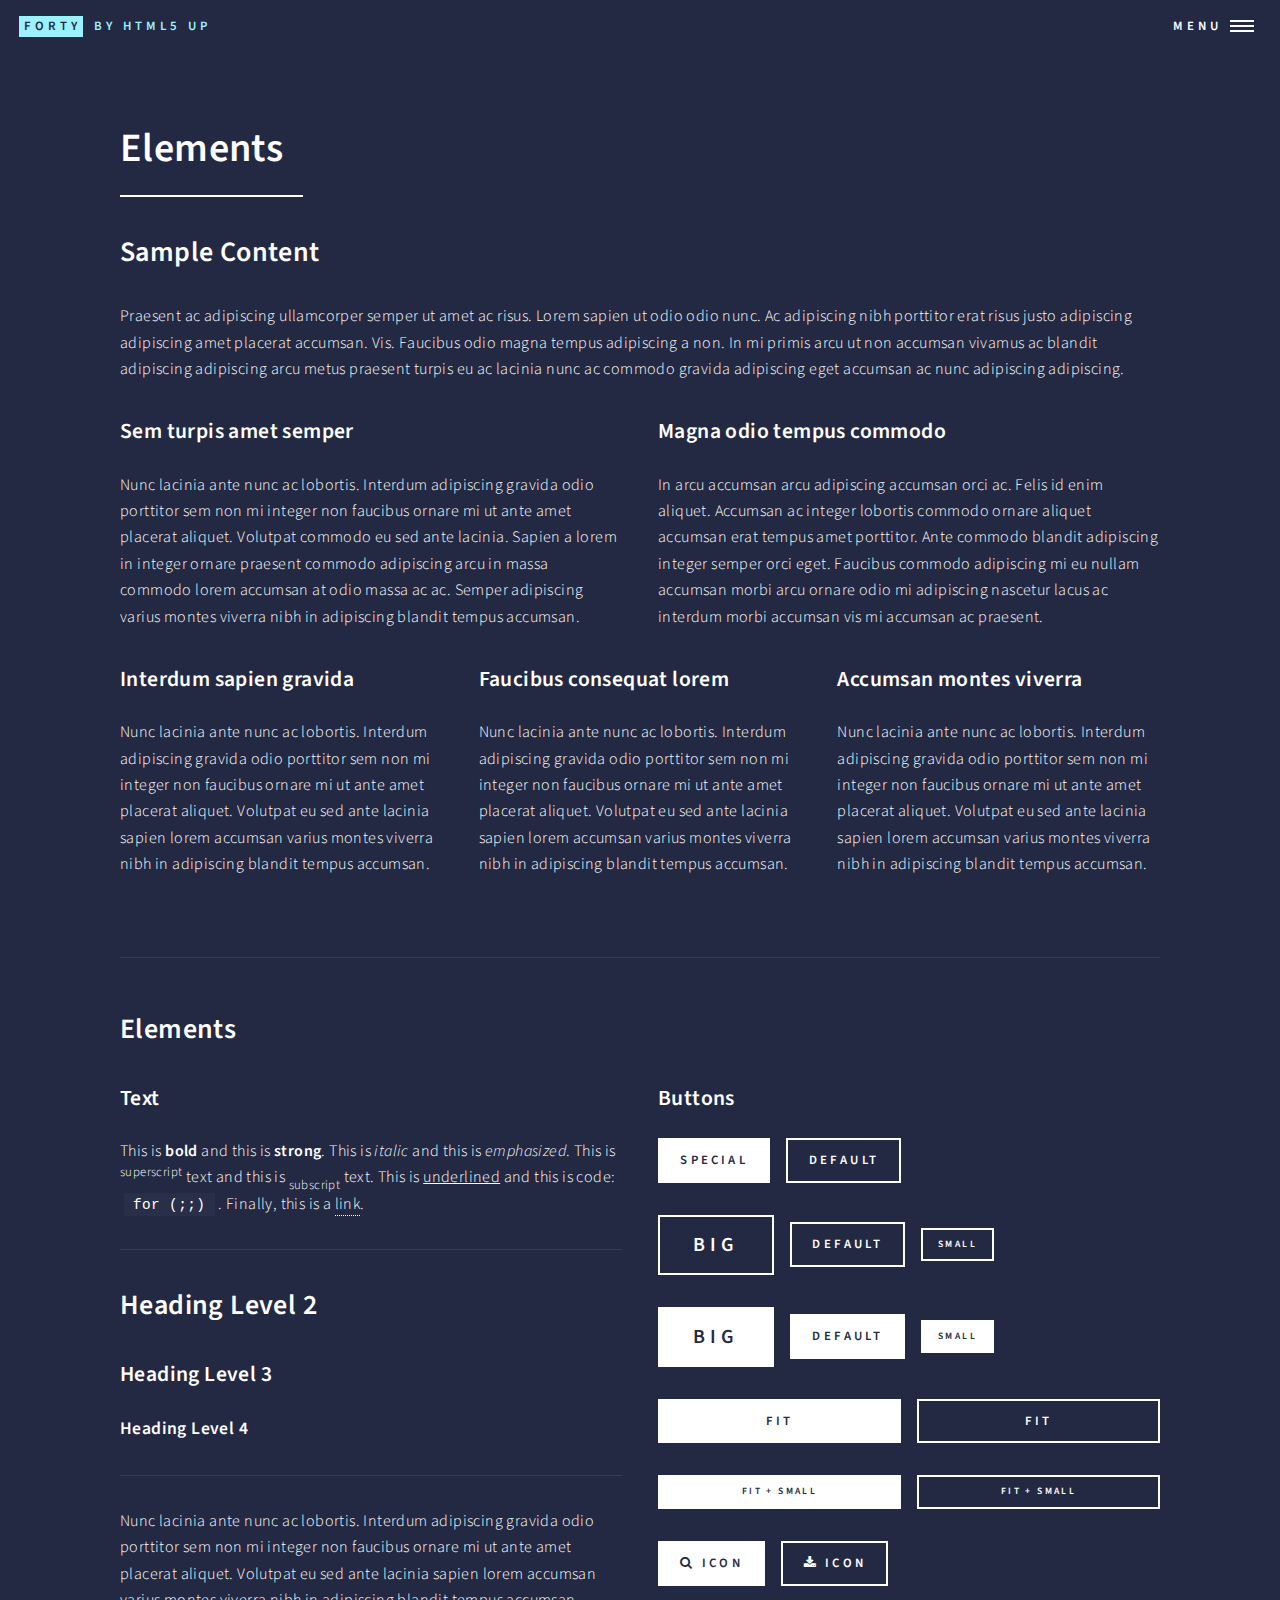
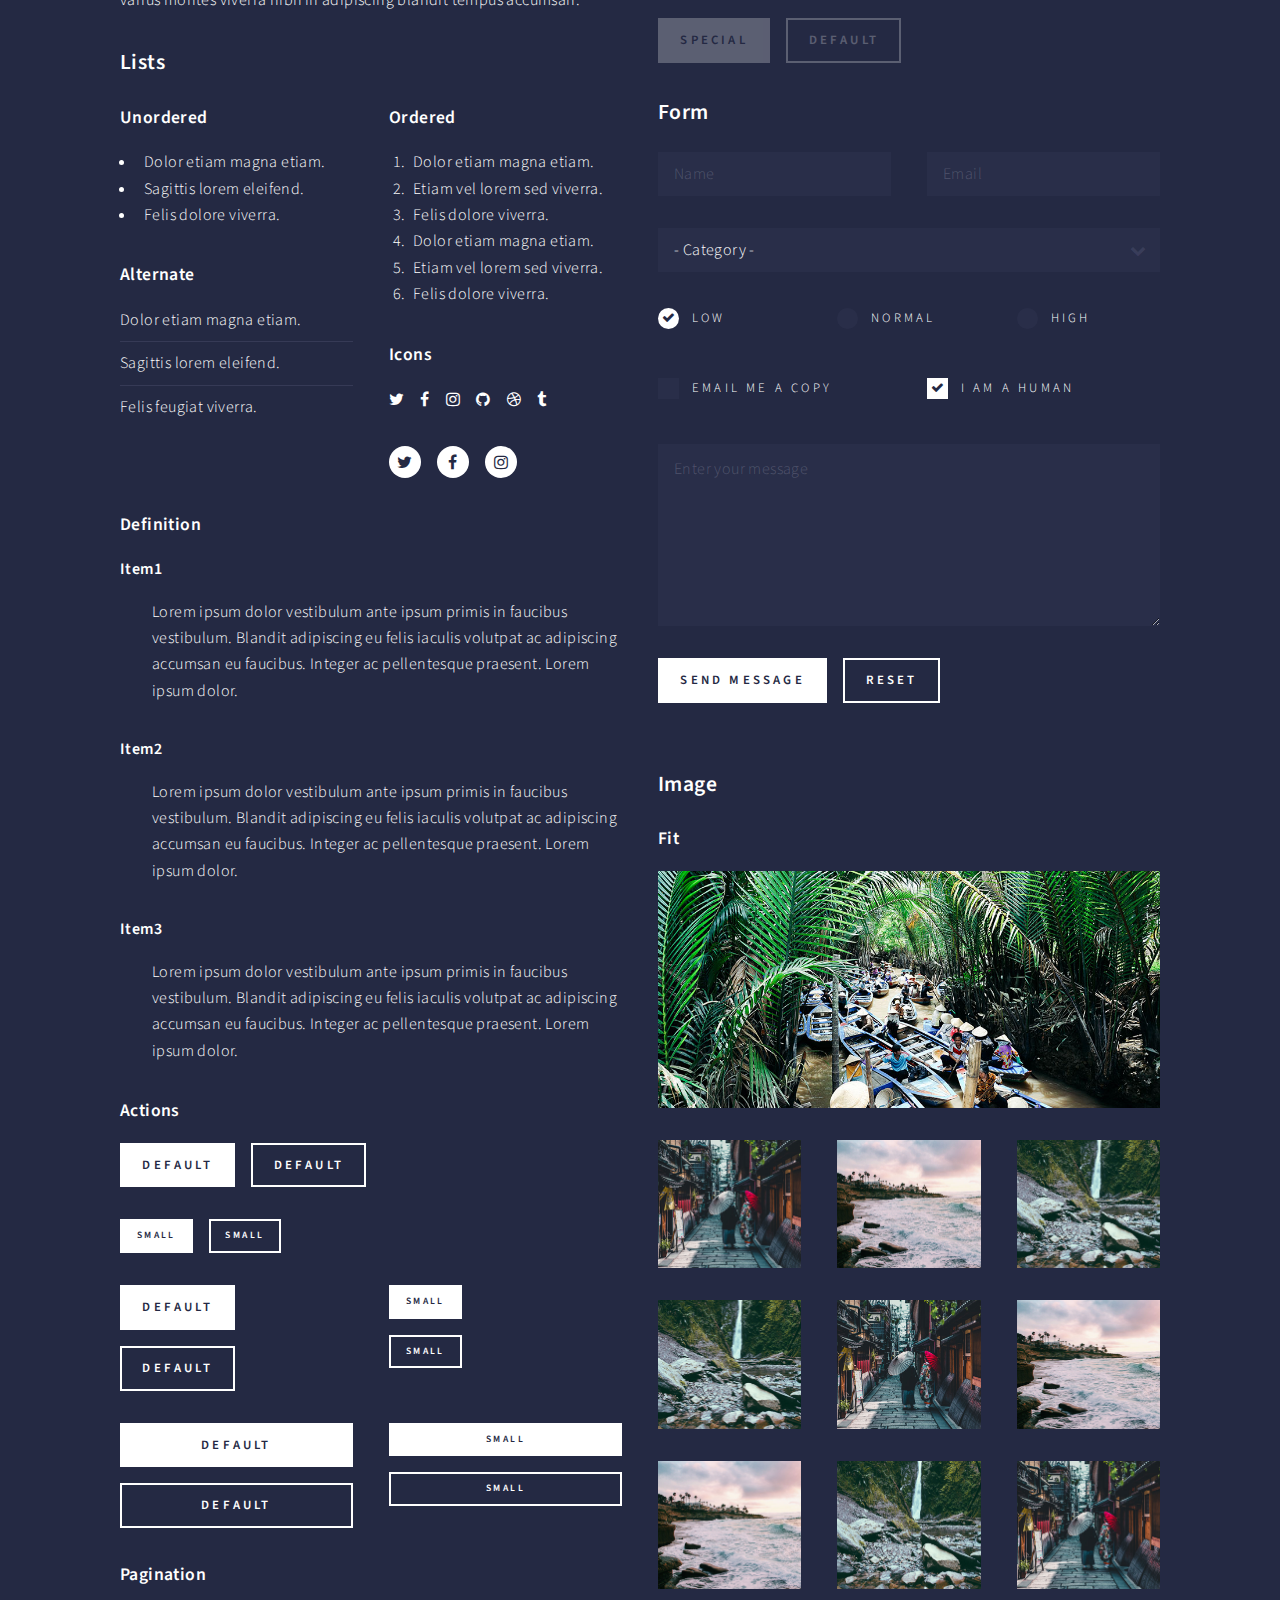
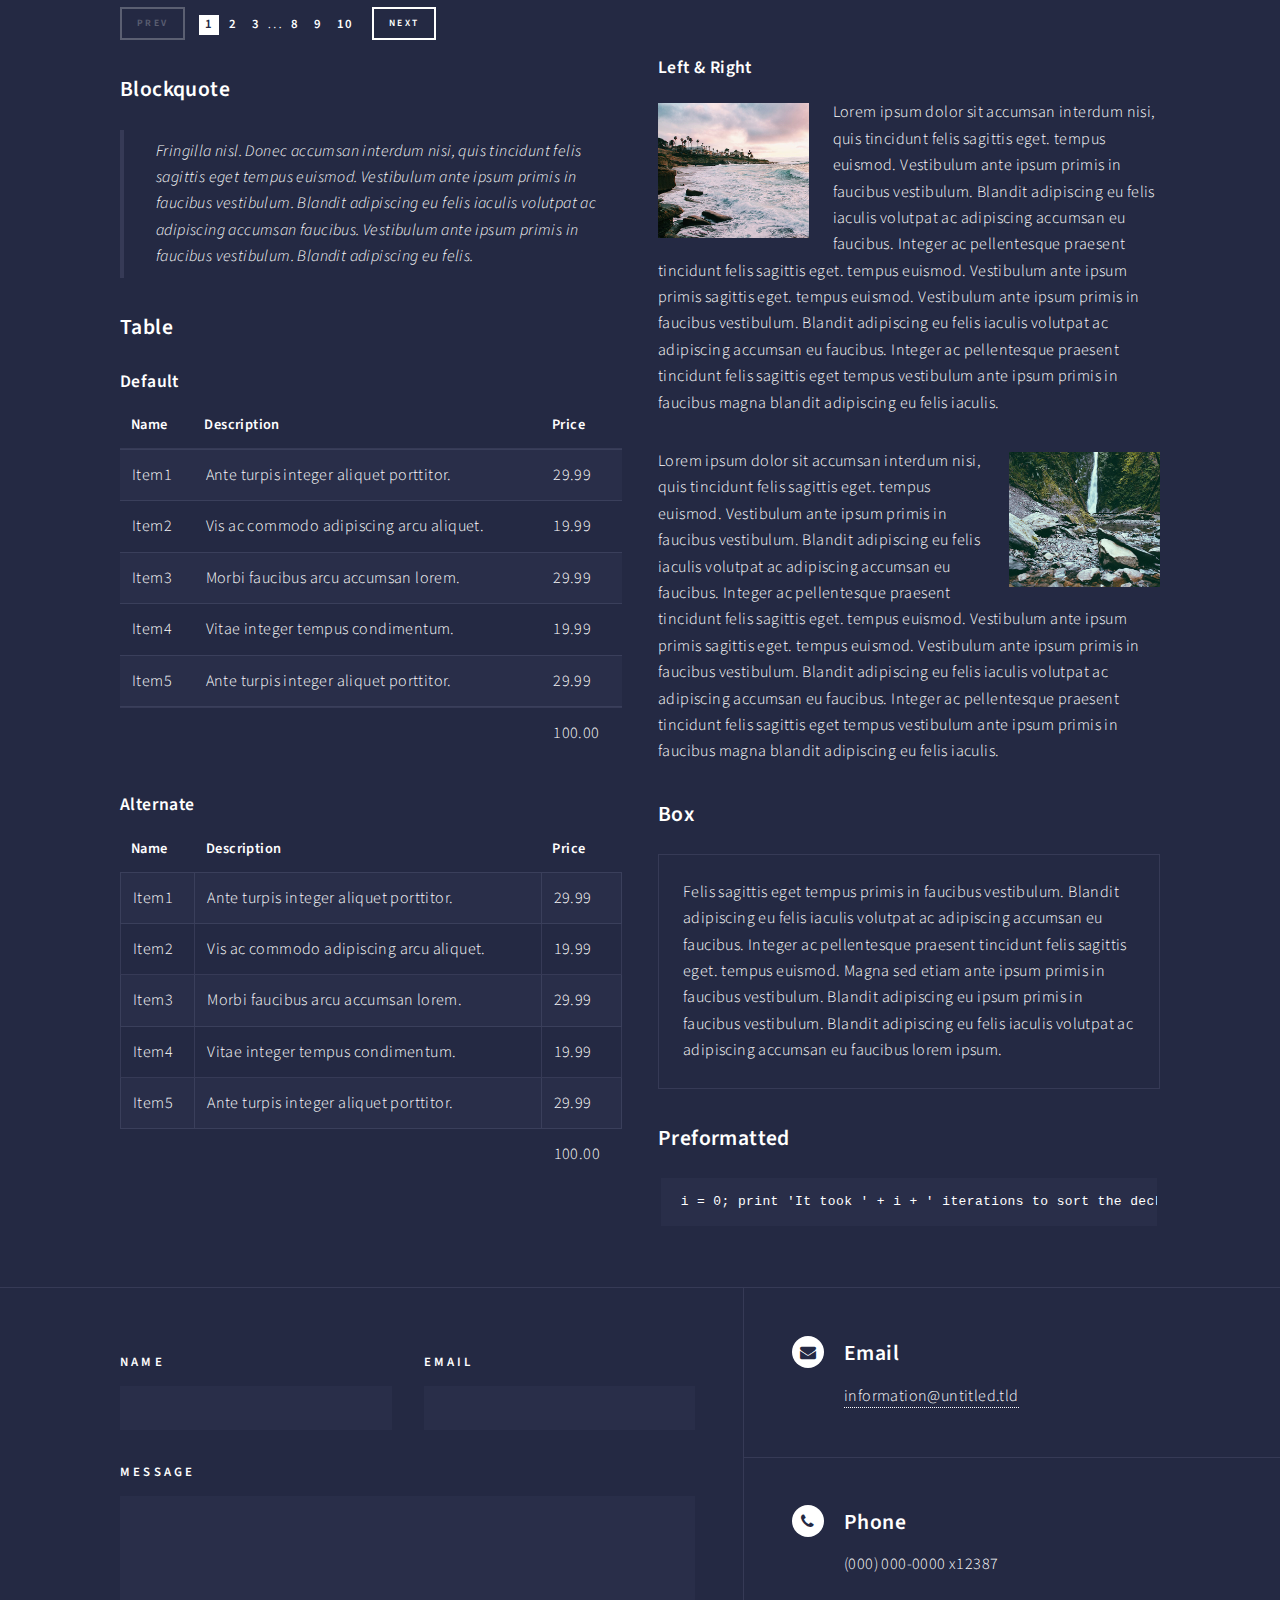
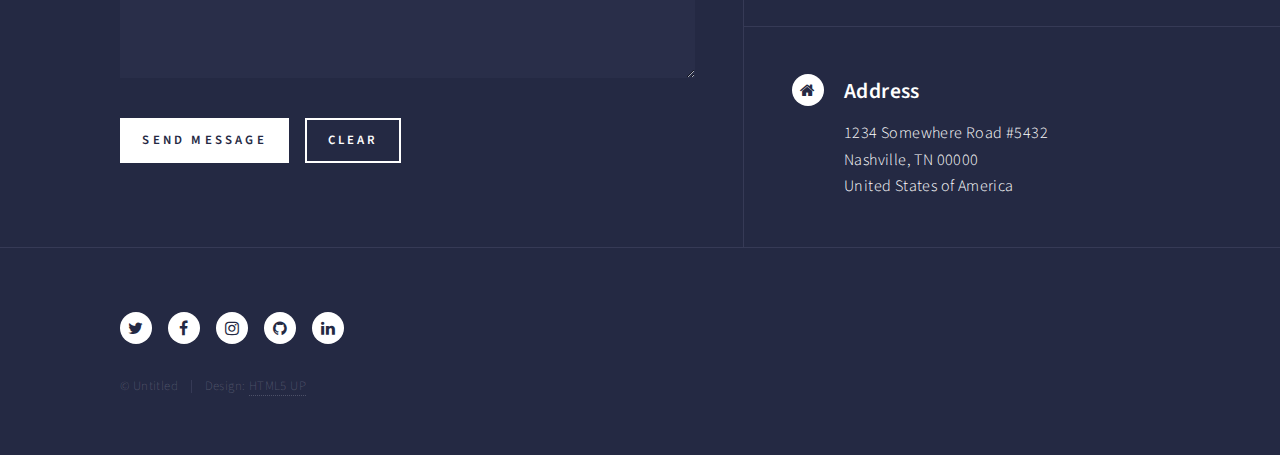
<file: elements/index.html>
<!DOCTYPE html><html><head><meta charSet="utf-8"/><meta http-equiv="x-ua-compatible" content="ie=edge"/><meta name="viewport" content="width=device-width, initial-scale=1, shrink-to-fit=no"/><style data-href="/styles.3dc015f2cf797af3c695.css">@import url(https://fonts.googleapis.com/css?family=Source+Sans+Pro:300,300italic,600,600italic);
/*!
 *  Font Awesome 4.7.0 by @davegandy - http://fontawesome.io - @fontawesome
 *  License - http://fontawesome.io/license (Font: SIL OFL 1.1, CSS: MIT License)
 */@font-face{font-family:FontAwesome;src:url(/static/fontawesome-webfont-674f50d287a8c48dc19ba404d20fe713.eot);src:url(/static/fontawesome-webfont-674f50d287a8c48dc19ba404d20fe713.eot?#iefix&v=4.7.0) format("embedded-opentype"),url(/static/fontawesome-webfont-af7ae505a9eed503f8b8e6982036873e.woff2) format("woff2"),url(/static/fontawesome-webfont-fee66e712a8a08eef5805a46892932ad.woff) format("woff"),url(/static/fontawesome-webfont-b06871f281fee6b241d60582ae9369b9.ttf) format("truetype"),url(/static/fontawesome-webfont-acf3dcb7ff752b5296ca23ba2c7c2606.svg#fontawesomeregular) format("svg");font-weight:400;font-style:normal}.fa{display:inline-block;font:normal normal normal 14px/1 FontAwesome;font-size:inherit;text-rendering:auto;-webkit-font-smoothing:antialiased;-moz-osx-font-smoothing:grayscale}.fa-lg{font-size:1.33333333em;line-height:.75em;vertical-align:-15%}.fa-2x{font-size:2em}.fa-3x{font-size:3em}.fa-4x{font-size:4em}.fa-5x{font-size:5em}.fa-fw{width:1.28571429em;text-align:center}.fa-ul{padding-left:0;margin-left:2.14285714em;list-style-type:none}.fa-ul>li{position:relative}.fa-li{position:absolute;left:-2.14285714em;width:2.14285714em;top:.14285714em;text-align:center}.fa-li.fa-lg{left:-1.85714286em}.fa-border{padding:.2em .25em .15em;border:.08em solid #eee;border-radius:.1em}.fa-pull-left{float:left}.fa-pull-right{float:right}.fa.fa-pull-left{margin-right:.3em}.fa.fa-pull-right{margin-left:.3em}.pull-right{float:right}.pull-left{float:left}.fa.pull-left{margin-right:.3em}.fa.pull-right{margin-left:.3em}.fa-spin{-webkit-animation:fa-spin 2s linear infinite;animation:fa-spin 2s linear infinite}.fa-pulse{-webkit-animation:fa-spin 1s steps(8) infinite;animation:fa-spin 1s steps(8) infinite}@-webkit-keyframes fa-spin{0%{-webkit-transform:rotate(0deg);transform:rotate(0deg)}to{-webkit-transform:rotate(359deg);transform:rotate(359deg)}}@keyframes fa-spin{0%{-webkit-transform:rotate(0deg);transform:rotate(0deg)}to{-webkit-transform:rotate(359deg);transform:rotate(359deg)}}.fa-rotate-90{-ms-filter:"progid:DXImageTransform.Microsoft.BasicImage(rotation=1)";-webkit-transform:rotate(90deg);transform:rotate(90deg)}.fa-rotate-180{-ms-filter:"progid:DXImageTransform.Microsoft.BasicImage(rotation=2)";-webkit-transform:rotate(180deg);transform:rotate(180deg)}.fa-rotate-270{-ms-filter:"progid:DXImageTransform.Microsoft.BasicImage(rotation=3)";-webkit-transform:rotate(270deg);transform:rotate(270deg)}.fa-flip-horizontal{-ms-filter:"progid:DXImageTransform.Microsoft.BasicImage(rotation=0, mirror=1)";-webkit-transform:scaleX(-1);transform:scaleX(-1)}.fa-flip-vertical{-ms-filter:"progid:DXImageTransform.Microsoft.BasicImage(rotation=2, mirror=1)";-webkit-transform:scaleY(-1);transform:scaleY(-1)}:root .fa-flip-horizontal,:root .fa-flip-vertical,:root .fa-rotate-90,:root .fa-rotate-180,:root .fa-rotate-270{-webkit-filter:none;filter:none}.fa-stack{position:relative;display:inline-block;width:2em;height:2em;line-height:2em;vertical-align:middle}.fa-stack-1x,.fa-stack-2x{position:absolute;left:0;width:100%;text-align:center}.fa-stack-1x{line-height:inherit}.fa-stack-2x{font-size:2em}.fa-inverse{color:#fff}.fa-glass:before{content:"\F000"}.fa-music:before{content:"\F001"}.fa-search:before{content:"\F002"}.fa-envelope-o:before{content:"\F003"}.fa-heart:before{content:"\F004"}.fa-star:before{content:"\F005"}.fa-star-o:before{content:"\F006"}.fa-user:before{content:"\F007"}.fa-film:before{content:"\F008"}.fa-th-large:before{content:"\F009"}.fa-th:before{content:"\F00A"}.fa-th-list:before{content:"\F00B"}.fa-check:before{content:"\F00C"}.fa-close:before,.fa-remove:before,.fa-times:before{content:"\F00D"}.fa-search-plus:before{content:"\F00E"}.fa-search-minus:before{content:"\F010"}.fa-power-off:before{content:"\F011"}.fa-signal:before{content:"\F012"}.fa-cog:before,.fa-gear:before{content:"\F013"}.fa-trash-o:before{content:"\F014"}.fa-home:before{content:"\F015"}.fa-file-o:before{content:"\F016"}.fa-clock-o:before{content:"\F017"}.fa-road:before{content:"\F018"}.fa-download:before{content:"\F019"}.fa-arrow-circle-o-down:before{content:"\F01A"}.fa-arrow-circle-o-up:before{content:"\F01B"}.fa-inbox:before{content:"\F01C"}.fa-play-circle-o:before{content:"\F01D"}.fa-repeat:before,.fa-rotate-right:before{content:"\F01E"}.fa-refresh:before{content:"\F021"}.fa-list-alt:before{content:"\F022"}.fa-lock:before{content:"\F023"}.fa-flag:before{content:"\F024"}.fa-headphones:before{content:"\F025"}.fa-volume-off:before{content:"\F026"}.fa-volume-down:before{content:"\F027"}.fa-volume-up:before{content:"\F028"}.fa-qrcode:before{content:"\F029"}.fa-barcode:before{content:"\F02A"}.fa-tag:before{content:"\F02B"}.fa-tags:before{content:"\F02C"}.fa-book:before{content:"\F02D"}.fa-bookmark:before{content:"\F02E"}.fa-print:before{content:"\F02F"}.fa-camera:before{content:"\F030"}.fa-font:before{content:"\F031"}.fa-bold:before{content:"\F032"}.fa-italic:before{content:"\F033"}.fa-text-height:before{content:"\F034"}.fa-text-width:before{content:"\F035"}.fa-align-left:before{content:"\F036"}.fa-align-center:before{content:"\F037"}.fa-align-right:before{content:"\F038"}.fa-align-justify:before{content:"\F039"}.fa-list:before{content:"\F03A"}.fa-dedent:before,.fa-outdent:before{content:"\F03B"}.fa-indent:before{content:"\F03C"}.fa-video-camera:before{content:"\F03D"}.fa-image:before,.fa-photo:before,.fa-picture-o:before{content:"\F03E"}.fa-pencil:before{content:"\F040"}.fa-map-marker:before{content:"\F041"}.fa-adjust:before{content:"\F042"}.fa-tint:before{content:"\F043"}.fa-edit:before,.fa-pencil-square-o:before{content:"\F044"}.fa-share-square-o:before{content:"\F045"}.fa-check-square-o:before{content:"\F046"}.fa-arrows:before{content:"\F047"}.fa-step-backward:before{content:"\F048"}.fa-fast-backward:before{content:"\F049"}.fa-backward:before{content:"\F04A"}.fa-play:before{content:"\F04B"}.fa-pause:before{content:"\F04C"}.fa-stop:before{content:"\F04D"}.fa-forward:before{content:"\F04E"}.fa-fast-forward:before{content:"\F050"}.fa-step-forward:before{content:"\F051"}.fa-eject:before{content:"\F052"}.fa-chevron-left:before{content:"\F053"}.fa-chevron-right:before{content:"\F054"}.fa-plus-circle:before{content:"\F055"}.fa-minus-circle:before{content:"\F056"}.fa-times-circle:before{content:"\F057"}.fa-check-circle:before{content:"\F058"}.fa-question-circle:before{content:"\F059"}.fa-info-circle:before{content:"\F05A"}.fa-crosshairs:before{content:"\F05B"}.fa-times-circle-o:before{content:"\F05C"}.fa-check-circle-o:before{content:"\F05D"}.fa-ban:before{content:"\F05E"}.fa-arrow-left:before{content:"\F060"}.fa-arrow-right:before{content:"\F061"}.fa-arrow-up:before{content:"\F062"}.fa-arrow-down:before{content:"\F063"}.fa-mail-forward:before,.fa-share:before{content:"\F064"}.fa-expand:before{content:"\F065"}.fa-compress:before{content:"\F066"}.fa-plus:before{content:"\F067"}.fa-minus:before{content:"\F068"}.fa-asterisk:before{content:"\F069"}.fa-exclamation-circle:before{content:"\F06A"}.fa-gift:before{content:"\F06B"}.fa-leaf:before{content:"\F06C"}.fa-fire:before{content:"\F06D"}.fa-eye:before{content:"\F06E"}.fa-eye-slash:before{content:"\F070"}.fa-exclamation-triangle:before,.fa-warning:before{content:"\F071"}.fa-plane:before{content:"\F072"}.fa-calendar:before{content:"\F073"}.fa-random:before{content:"\F074"}.fa-comment:before{content:"\F075"}.fa-magnet:before{content:"\F076"}.fa-chevron-up:before{content:"\F077"}.fa-chevron-down:before{content:"\F078"}.fa-retweet:before{content:"\F079"}.fa-shopping-cart:before{content:"\F07A"}.fa-folder:before{content:"\F07B"}.fa-folder-open:before{content:"\F07C"}.fa-arrows-v:before{content:"\F07D"}.fa-arrows-h:before{content:"\F07E"}.fa-bar-chart-o:before,.fa-bar-chart:before{content:"\F080"}.fa-twitter-square:before{content:"\F081"}.fa-facebook-square:before{content:"\F082"}.fa-camera-retro:before{content:"\F083"}.fa-key:before{content:"\F084"}.fa-cogs:before,.fa-gears:before{content:"\F085"}.fa-comments:before{content:"\F086"}.fa-thumbs-o-up:before{content:"\F087"}.fa-thumbs-o-down:before{content:"\F088"}.fa-star-half:before{content:"\F089"}.fa-heart-o:before{content:"\F08A"}.fa-sign-out:before{content:"\F08B"}.fa-linkedin-square:before{content:"\F08C"}.fa-thumb-tack:before{content:"\F08D"}.fa-external-link:before{content:"\F08E"}.fa-sign-in:before{content:"\F090"}.fa-trophy:before{content:"\F091"}.fa-github-square:before{content:"\F092"}.fa-upload:before{content:"\F093"}.fa-lemon-o:before{content:"\F094"}.fa-phone:before{content:"\F095"}.fa-square-o:before{content:"\F096"}.fa-bookmark-o:before{content:"\F097"}.fa-phone-square:before{content:"\F098"}.fa-twitter:before{content:"\F099"}.fa-facebook-f:before,.fa-facebook:before{content:"\F09A"}.fa-github:before{content:"\F09B"}.fa-unlock:before{content:"\F09C"}.fa-credit-card:before{content:"\F09D"}.fa-feed:before,.fa-rss:before{content:"\F09E"}.fa-hdd-o:before{content:"\F0A0"}.fa-bullhorn:before{content:"\F0A1"}.fa-bell:before{content:"\F0F3"}.fa-certificate:before{content:"\F0A3"}.fa-hand-o-right:before{content:"\F0A4"}.fa-hand-o-left:before{content:"\F0A5"}.fa-hand-o-up:before{content:"\F0A6"}.fa-hand-o-down:before{content:"\F0A7"}.fa-arrow-circle-left:before{content:"\F0A8"}.fa-arrow-circle-right:before{content:"\F0A9"}.fa-arrow-circle-up:before{content:"\F0AA"}.fa-arrow-circle-down:before{content:"\F0AB"}.fa-globe:before{content:"\F0AC"}.fa-wrench:before{content:"\F0AD"}.fa-tasks:before{content:"\F0AE"}.fa-filter:before{content:"\F0B0"}.fa-briefcase:before{content:"\F0B1"}.fa-arrows-alt:before{content:"\F0B2"}.fa-group:before,.fa-users:before{content:"\F0C0"}.fa-chain:before,.fa-link:before{content:"\F0C1"}.fa-cloud:before{content:"\F0C2"}.fa-flask:before{content:"\F0C3"}.fa-cut:before,.fa-scissors:before{content:"\F0C4"}.fa-copy:before,.fa-files-o:before{content:"\F0C5"}.fa-paperclip:before{content:"\F0C6"}.fa-floppy-o:before,.fa-save:before{content:"\F0C7"}.fa-square:before{content:"\F0C8"}.fa-bars:before,.fa-navicon:before,.fa-reorder:before{content:"\F0C9"}.fa-list-ul:before{content:"\F0CA"}.fa-list-ol:before{content:"\F0CB"}.fa-strikethrough:before{content:"\F0CC"}.fa-underline:before{content:"\F0CD"}.fa-table:before{content:"\F0CE"}.fa-magic:before{content:"\F0D0"}.fa-truck:before{content:"\F0D1"}.fa-pinterest:before{content:"\F0D2"}.fa-pinterest-square:before{content:"\F0D3"}.fa-google-plus-square:before{content:"\F0D4"}.fa-google-plus:before{content:"\F0D5"}.fa-money:before{content:"\F0D6"}.fa-caret-down:before{content:"\F0D7"}.fa-caret-up:before{content:"\F0D8"}.fa-caret-left:before{content:"\F0D9"}.fa-caret-right:before{content:"\F0DA"}.fa-columns:before{content:"\F0DB"}.fa-sort:before,.fa-unsorted:before{content:"\F0DC"}.fa-sort-desc:before,.fa-sort-down:before{content:"\F0DD"}.fa-sort-asc:before,.fa-sort-up:before{content:"\F0DE"}.fa-envelope:before{content:"\F0E0"}.fa-linkedin:before{content:"\F0E1"}.fa-rotate-left:before,.fa-undo:before{content:"\F0E2"}.fa-gavel:before,.fa-legal:before{content:"\F0E3"}.fa-dashboard:before,.fa-tachometer:before{content:"\F0E4"}.fa-comment-o:before{content:"\F0E5"}.fa-comments-o:before{content:"\F0E6"}.fa-bolt:before,.fa-flash:before{content:"\F0E7"}.fa-sitemap:before{content:"\F0E8"}.fa-umbrella:before{content:"\F0E9"}.fa-clipboard:before,.fa-paste:before{content:"\F0EA"}.fa-lightbulb-o:before{content:"\F0EB"}.fa-exchange:before{content:"\F0EC"}.fa-cloud-download:before{content:"\F0ED"}.fa-cloud-upload:before{content:"\F0EE"}.fa-user-md:before{content:"\F0F0"}.fa-stethoscope:before{content:"\F0F1"}.fa-suitcase:before{content:"\F0F2"}.fa-bell-o:before{content:"\F0A2"}.fa-coffee:before{content:"\F0F4"}.fa-cutlery:before{content:"\F0F5"}.fa-file-text-o:before{content:"\F0F6"}.fa-building-o:before{content:"\F0F7"}.fa-hospital-o:before{content:"\F0F8"}.fa-ambulance:before{content:"\F0F9"}.fa-medkit:before{content:"\F0FA"}.fa-fighter-jet:before{content:"\F0FB"}.fa-beer:before{content:"\F0FC"}.fa-h-square:before{content:"\F0FD"}.fa-plus-square:before{content:"\F0FE"}.fa-angle-double-left:before{content:"\F100"}.fa-angle-double-right:before{content:"\F101"}.fa-angle-double-up:before{content:"\F102"}.fa-angle-double-down:before{content:"\F103"}.fa-angle-left:before{content:"\F104"}.fa-angle-right:before{content:"\F105"}.fa-angle-up:before{content:"\F106"}.fa-angle-down:before{content:"\F107"}.fa-desktop:before{content:"\F108"}.fa-laptop:before{content:"\F109"}.fa-tablet:before{content:"\F10A"}.fa-mobile-phone:before,.fa-mobile:before{content:"\F10B"}.fa-circle-o:before{content:"\F10C"}.fa-quote-left:before{content:"\F10D"}.fa-quote-right:before{content:"\F10E"}.fa-spinner:before{content:"\F110"}.fa-circle:before{content:"\F111"}.fa-mail-reply:before,.fa-reply:before{content:"\F112"}.fa-github-alt:before{content:"\F113"}.fa-folder-o:before{content:"\F114"}.fa-folder-open-o:before{content:"\F115"}.fa-smile-o:before{content:"\F118"}.fa-frown-o:before{content:"\F119"}.fa-meh-o:before{content:"\F11A"}.fa-gamepad:before{content:"\F11B"}.fa-keyboard-o:before{content:"\F11C"}.fa-flag-o:before{content:"\F11D"}.fa-flag-checkered:before{content:"\F11E"}.fa-terminal:before{content:"\F120"}.fa-code:before{content:"\F121"}.fa-mail-reply-all:before,.fa-reply-all:before{content:"\F122"}.fa-star-half-empty:before,.fa-star-half-full:before,.fa-star-half-o:before{content:"\F123"}.fa-location-arrow:before{content:"\F124"}.fa-crop:before{content:"\F125"}.fa-code-fork:before{content:"\F126"}.fa-chain-broken:before,.fa-unlink:before{content:"\F127"}.fa-question:before{content:"\F128"}.fa-info:before{content:"\F129"}.fa-exclamation:before{content:"\F12A"}.fa-superscript:before{content:"\F12B"}.fa-subscript:before{content:"\F12C"}.fa-eraser:before{content:"\F12D"}.fa-puzzle-piece:before{content:"\F12E"}.fa-microphone:before{content:"\F130"}.fa-microphone-slash:before{content:"\F131"}.fa-shield:before{content:"\F132"}.fa-calendar-o:before{content:"\F133"}.fa-fire-extinguisher:before{content:"\F134"}.fa-rocket:before{content:"\F135"}.fa-maxcdn:before{content:"\F136"}.fa-chevron-circle-left:before{content:"\F137"}.fa-chevron-circle-right:before{content:"\F138"}.fa-chevron-circle-up:before{content:"\F139"}.fa-chevron-circle-down:before{content:"\F13A"}.fa-html5:before{content:"\F13B"}.fa-css3:before{content:"\F13C"}.fa-anchor:before{content:"\F13D"}.fa-unlock-alt:before{content:"\F13E"}.fa-bullseye:before{content:"\F140"}.fa-ellipsis-h:before{content:"\F141"}.fa-ellipsis-v:before{content:"\F142"}.fa-rss-square:before{content:"\F143"}.fa-play-circle:before{content:"\F144"}.fa-ticket:before{content:"\F145"}.fa-minus-square:before{content:"\F146"}.fa-minus-square-o:before{content:"\F147"}.fa-level-up:before{content:"\F148"}.fa-level-down:before{content:"\F149"}.fa-check-square:before{content:"\F14A"}.fa-pencil-square:before{content:"\F14B"}.fa-external-link-square:before{content:"\F14C"}.fa-share-square:before{content:"\F14D"}.fa-compass:before{content:"\F14E"}.fa-caret-square-o-down:before,.fa-toggle-down:before{content:"\F150"}.fa-caret-square-o-up:before,.fa-toggle-up:before{content:"\F151"}.fa-caret-square-o-right:before,.fa-toggle-right:before{content:"\F152"}.fa-eur:before,.fa-euro:before{content:"\F153"}.fa-gbp:before{content:"\F154"}.fa-dollar:before,.fa-usd:before{content:"\F155"}.fa-inr:before,.fa-rupee:before{content:"\F156"}.fa-cny:before,.fa-jpy:before,.fa-rmb:before,.fa-yen:before{content:"\F157"}.fa-rouble:before,.fa-rub:before,.fa-ruble:before{content:"\F158"}.fa-krw:before,.fa-won:before{content:"\F159"}.fa-bitcoin:before,.fa-btc:before{content:"\F15A"}.fa-file:before{content:"\F15B"}.fa-file-text:before{content:"\F15C"}.fa-sort-alpha-asc:before{content:"\F15D"}.fa-sort-alpha-desc:before{content:"\F15E"}.fa-sort-amount-asc:before{content:"\F160"}.fa-sort-amount-desc:before{content:"\F161"}.fa-sort-numeric-asc:before{content:"\F162"}.fa-sort-numeric-desc:before{content:"\F163"}.fa-thumbs-up:before{content:"\F164"}.fa-thumbs-down:before{content:"\F165"}.fa-youtube-square:before{content:"\F166"}.fa-youtube:before{content:"\F167"}.fa-xing:before{content:"\F168"}.fa-xing-square:before{content:"\F169"}.fa-youtube-play:before{content:"\F16A"}.fa-dropbox:before{content:"\F16B"}.fa-stack-overflow:before{content:"\F16C"}.fa-instagram:before{content:"\F16D"}.fa-flickr:before{content:"\F16E"}.fa-adn:before{content:"\F170"}.fa-bitbucket:before{content:"\F171"}.fa-bitbucket-square:before{content:"\F172"}.fa-tumblr:before{content:"\F173"}.fa-tumblr-square:before{content:"\F174"}.fa-long-arrow-down:before{content:"\F175"}.fa-long-arrow-up:before{content:"\F176"}.fa-long-arrow-left:before{content:"\F177"}.fa-long-arrow-right:before{content:"\F178"}.fa-apple:before{content:"\F179"}.fa-windows:before{content:"\F17A"}.fa-android:before{content:"\F17B"}.fa-linux:before{content:"\F17C"}.fa-dribbble:before{content:"\F17D"}.fa-skype:before{content:"\F17E"}.fa-foursquare:before{content:"\F180"}.fa-trello:before{content:"\F181"}.fa-female:before{content:"\F182"}.fa-male:before{content:"\F183"}.fa-gittip:before,.fa-gratipay:before{content:"\F184"}.fa-sun-o:before{content:"\F185"}.fa-moon-o:before{content:"\F186"}.fa-archive:before{content:"\F187"}.fa-bug:before{content:"\F188"}.fa-vk:before{content:"\F189"}.fa-weibo:before{content:"\F18A"}.fa-renren:before{content:"\F18B"}.fa-pagelines:before{content:"\F18C"}.fa-stack-exchange:before{content:"\F18D"}.fa-arrow-circle-o-right:before{content:"\F18E"}.fa-arrow-circle-o-left:before{content:"\F190"}.fa-caret-square-o-left:before,.fa-toggle-left:before{content:"\F191"}.fa-dot-circle-o:before{content:"\F192"}.fa-wheelchair:before{content:"\F193"}.fa-vimeo-square:before{content:"\F194"}.fa-try:before,.fa-turkish-lira:before{content:"\F195"}.fa-plus-square-o:before{content:"\F196"}.fa-space-shuttle:before{content:"\F197"}.fa-slack:before{content:"\F198"}.fa-envelope-square:before{content:"\F199"}.fa-wordpress:before{content:"\F19A"}.fa-openid:before{content:"\F19B"}.fa-bank:before,.fa-institution:before,.fa-university:before{content:"\F19C"}.fa-graduation-cap:before,.fa-mortar-board:before{content:"\F19D"}.fa-yahoo:before{content:"\F19E"}.fa-google:before{content:"\F1A0"}.fa-reddit:before{content:"\F1A1"}.fa-reddit-square:before{content:"\F1A2"}.fa-stumbleupon-circle:before{content:"\F1A3"}.fa-stumbleupon:before{content:"\F1A4"}.fa-delicious:before{content:"\F1A5"}.fa-digg:before{content:"\F1A6"}.fa-pied-piper-pp:before{content:"\F1A7"}.fa-pied-piper-alt:before{content:"\F1A8"}.fa-drupal:before{content:"\F1A9"}.fa-joomla:before{content:"\F1AA"}.fa-language:before{content:"\F1AB"}.fa-fax:before{content:"\F1AC"}.fa-building:before{content:"\F1AD"}.fa-child:before{content:"\F1AE"}.fa-paw:before{content:"\F1B0"}.fa-spoon:before{content:"\F1B1"}.fa-cube:before{content:"\F1B2"}.fa-cubes:before{content:"\F1B3"}.fa-behance:before{content:"\F1B4"}.fa-behance-square:before{content:"\F1B5"}.fa-steam:before{content:"\F1B6"}.fa-steam-square:before{content:"\F1B7"}.fa-recycle:before{content:"\F1B8"}.fa-automobile:before,.fa-car:before{content:"\F1B9"}.fa-cab:before,.fa-taxi:before{content:"\F1BA"}.fa-tree:before{content:"\F1BB"}.fa-spotify:before{content:"\F1BC"}.fa-deviantart:before{content:"\F1BD"}.fa-soundcloud:before{content:"\F1BE"}.fa-database:before{content:"\F1C0"}.fa-file-pdf-o:before{content:"\F1C1"}.fa-file-word-o:before{content:"\F1C2"}.fa-file-excel-o:before{content:"\F1C3"}.fa-file-powerpoint-o:before{content:"\F1C4"}.fa-file-image-o:before,.fa-file-photo-o:before,.fa-file-picture-o:before{content:"\F1C5"}.fa-file-archive-o:before,.fa-file-zip-o:before{content:"\F1C6"}.fa-file-audio-o:before,.fa-file-sound-o:before{content:"\F1C7"}.fa-file-movie-o:before,.fa-file-video-o:before{content:"\F1C8"}.fa-file-code-o:before{content:"\F1C9"}.fa-vine:before{content:"\F1CA"}.fa-codepen:before{content:"\F1CB"}.fa-jsfiddle:before{content:"\F1CC"}.fa-life-bouy:before,.fa-life-buoy:before,.fa-life-ring:before,.fa-life-saver:before,.fa-support:before{content:"\F1CD"}.fa-circle-o-notch:before{content:"\F1CE"}.fa-ra:before,.fa-rebel:before,.fa-resistance:before{content:"\F1D0"}.fa-empire:before,.fa-ge:before{content:"\F1D1"}.fa-git-square:before{content:"\F1D2"}.fa-git:before{content:"\F1D3"}.fa-hacker-news:before,.fa-y-combinator-square:before,.fa-yc-square:before{content:"\F1D4"}.fa-tencent-weibo:before{content:"\F1D5"}.fa-qq:before{content:"\F1D6"}.fa-wechat:before,.fa-weixin:before{content:"\F1D7"}.fa-paper-plane:before,.fa-send:before{content:"\F1D8"}.fa-paper-plane-o:before,.fa-send-o:before{content:"\F1D9"}.fa-history:before{content:"\F1DA"}.fa-circle-thin:before{content:"\F1DB"}.fa-header:before{content:"\F1DC"}.fa-paragraph:before{content:"\F1DD"}.fa-sliders:before{content:"\F1DE"}.fa-share-alt:before{content:"\F1E0"}.fa-share-alt-square:before{content:"\F1E1"}.fa-bomb:before{content:"\F1E2"}.fa-futbol-o:before,.fa-soccer-ball-o:before{content:"\F1E3"}.fa-tty:before{content:"\F1E4"}.fa-binoculars:before{content:"\F1E5"}.fa-plug:before{content:"\F1E6"}.fa-slideshare:before{content:"\F1E7"}.fa-twitch:before{content:"\F1E8"}.fa-yelp:before{content:"\F1E9"}.fa-newspaper-o:before{content:"\F1EA"}.fa-wifi:before{content:"\F1EB"}.fa-calculator:before{content:"\F1EC"}.fa-paypal:before{content:"\F1ED"}.fa-google-wallet:before{content:"\F1EE"}.fa-cc-visa:before{content:"\F1F0"}.fa-cc-mastercard:before{content:"\F1F1"}.fa-cc-discover:before{content:"\F1F2"}.fa-cc-amex:before{content:"\F1F3"}.fa-cc-paypal:before{content:"\F1F4"}.fa-cc-stripe:before{content:"\F1F5"}.fa-bell-slash:before{content:"\F1F6"}.fa-bell-slash-o:before{content:"\F1F7"}.fa-trash:before{content:"\F1F8"}.fa-copyright:before{content:"\F1F9"}.fa-at:before{content:"\F1FA"}.fa-eyedropper:before{content:"\F1FB"}.fa-paint-brush:before{content:"\F1FC"}.fa-birthday-cake:before{content:"\F1FD"}.fa-area-chart:before{content:"\F1FE"}.fa-pie-chart:before{content:"\F200"}.fa-line-chart:before{content:"\F201"}.fa-lastfm:before{content:"\F202"}.fa-lastfm-square:before{content:"\F203"}.fa-toggle-off:before{content:"\F204"}.fa-toggle-on:before{content:"\F205"}.fa-bicycle:before{content:"\F206"}.fa-bus:before{content:"\F207"}.fa-ioxhost:before{content:"\F208"}.fa-angellist:before{content:"\F209"}.fa-cc:before{content:"\F20A"}.fa-ils:before,.fa-shekel:before,.fa-sheqel:before{content:"\F20B"}.fa-meanpath:before{content:"\F20C"}.fa-buysellads:before{content:"\F20D"}.fa-connectdevelop:before{content:"\F20E"}.fa-dashcube:before{content:"\F210"}.fa-forumbee:before{content:"\F211"}.fa-leanpub:before{content:"\F212"}.fa-sellsy:before{content:"\F213"}.fa-shirtsinbulk:before{content:"\F214"}.fa-simplybuilt:before{content:"\F215"}.fa-skyatlas:before{content:"\F216"}.fa-cart-plus:before{content:"\F217"}.fa-cart-arrow-down:before{content:"\F218"}.fa-diamond:before{content:"\F219"}.fa-ship:before{content:"\F21A"}.fa-user-secret:before{content:"\F21B"}.fa-motorcycle:before{content:"\F21C"}.fa-street-view:before{content:"\F21D"}.fa-heartbeat:before{content:"\F21E"}.fa-venus:before{content:"\F221"}.fa-mars:before{content:"\F222"}.fa-mercury:before{content:"\F223"}.fa-intersex:before,.fa-transgender:before{content:"\F224"}.fa-transgender-alt:before{content:"\F225"}.fa-venus-double:before{content:"\F226"}.fa-mars-double:before{content:"\F227"}.fa-venus-mars:before{content:"\F228"}.fa-mars-stroke:before{content:"\F229"}.fa-mars-stroke-v:before{content:"\F22A"}.fa-mars-stroke-h:before{content:"\F22B"}.fa-neuter:before{content:"\F22C"}.fa-genderless:before{content:"\F22D"}.fa-facebook-official:before{content:"\F230"}.fa-pinterest-p:before{content:"\F231"}.fa-whatsapp:before{content:"\F232"}.fa-server:before{content:"\F233"}.fa-user-plus:before{content:"\F234"}.fa-user-times:before{content:"\F235"}.fa-bed:before,.fa-hotel:before{content:"\F236"}.fa-viacoin:before{content:"\F237"}.fa-train:before{content:"\F238"}.fa-subway:before{content:"\F239"}.fa-medium:before{content:"\F23A"}.fa-y-combinator:before,.fa-yc:before{content:"\F23B"}.fa-optin-monster:before{content:"\F23C"}.fa-opencart:before{content:"\F23D"}.fa-expeditedssl:before{content:"\F23E"}.fa-battery-4:before,.fa-battery-full:before,.fa-battery:before{content:"\F240"}.fa-battery-3:before,.fa-battery-three-quarters:before{content:"\F241"}.fa-battery-2:before,.fa-battery-half:before{content:"\F242"}.fa-battery-1:before,.fa-battery-quarter:before{content:"\F243"}.fa-battery-0:before,.fa-battery-empty:before{content:"\F244"}.fa-mouse-pointer:before{content:"\F245"}.fa-i-cursor:before{content:"\F246"}.fa-object-group:before{content:"\F247"}.fa-object-ungroup:before{content:"\F248"}.fa-sticky-note:before{content:"\F249"}.fa-sticky-note-o:before{content:"\F24A"}.fa-cc-jcb:before{content:"\F24B"}.fa-cc-diners-club:before{content:"\F24C"}.fa-clone:before{content:"\F24D"}.fa-balance-scale:before{content:"\F24E"}.fa-hourglass-o:before{content:"\F250"}.fa-hourglass-1:before,.fa-hourglass-start:before{content:"\F251"}.fa-hourglass-2:before,.fa-hourglass-half:before{content:"\F252"}.fa-hourglass-3:before,.fa-hourglass-end:before{content:"\F253"}.fa-hourglass:before{content:"\F254"}.fa-hand-grab-o:before,.fa-hand-rock-o:before{content:"\F255"}.fa-hand-paper-o:before,.fa-hand-stop-o:before{content:"\F256"}.fa-hand-scissors-o:before{content:"\F257"}.fa-hand-lizard-o:before{content:"\F258"}.fa-hand-spock-o:before{content:"\F259"}.fa-hand-pointer-o:before{content:"\F25A"}.fa-hand-peace-o:before{content:"\F25B"}.fa-trademark:before{content:"\F25C"}.fa-registered:before{content:"\F25D"}.fa-creative-commons:before{content:"\F25E"}.fa-gg:before{content:"\F260"}.fa-gg-circle:before{content:"\F261"}.fa-tripadvisor:before{content:"\F262"}.fa-odnoklassniki:before{content:"\F263"}.fa-odnoklassniki-square:before{content:"\F264"}.fa-get-pocket:before{content:"\F265"}.fa-wikipedia-w:before{content:"\F266"}.fa-safari:before{content:"\F267"}.fa-chrome:before{content:"\F268"}.fa-firefox:before{content:"\F269"}.fa-opera:before{content:"\F26A"}.fa-internet-explorer:before{content:"\F26B"}.fa-television:before,.fa-tv:before{content:"\F26C"}.fa-contao:before{content:"\F26D"}.fa-500px:before{content:"\F26E"}.fa-amazon:before{content:"\F270"}.fa-calendar-plus-o:before{content:"\F271"}.fa-calendar-minus-o:before{content:"\F272"}.fa-calendar-times-o:before{content:"\F273"}.fa-calendar-check-o:before{content:"\F274"}.fa-industry:before{content:"\F275"}.fa-map-pin:before{content:"\F276"}.fa-map-signs:before{content:"\F277"}.fa-map-o:before{content:"\F278"}.fa-map:before{content:"\F279"}.fa-commenting:before{content:"\F27A"}.fa-commenting-o:before{content:"\F27B"}.fa-houzz:before{content:"\F27C"}.fa-vimeo:before{content:"\F27D"}.fa-black-tie:before{content:"\F27E"}.fa-fonticons:before{content:"\F280"}.fa-reddit-alien:before{content:"\F281"}.fa-edge:before{content:"\F282"}.fa-credit-card-alt:before{content:"\F283"}.fa-codiepie:before{content:"\F284"}.fa-modx:before{content:"\F285"}.fa-fort-awesome:before{content:"\F286"}.fa-usb:before{content:"\F287"}.fa-product-hunt:before{content:"\F288"}.fa-mixcloud:before{content:"\F289"}.fa-scribd:before{content:"\F28A"}.fa-pause-circle:before{content:"\F28B"}.fa-pause-circle-o:before{content:"\F28C"}.fa-stop-circle:before{content:"\F28D"}.fa-stop-circle-o:before{content:"\F28E"}.fa-shopping-bag:before{content:"\F290"}.fa-shopping-basket:before{content:"\F291"}.fa-hashtag:before{content:"\F292"}.fa-bluetooth:before{content:"\F293"}.fa-bluetooth-b:before{content:"\F294"}.fa-percent:before{content:"\F295"}.fa-gitlab:before{content:"\F296"}.fa-wpbeginner:before{content:"\F297"}.fa-wpforms:before{content:"\F298"}.fa-envira:before{content:"\F299"}.fa-universal-access:before{content:"\F29A"}.fa-wheelchair-alt:before{content:"\F29B"}.fa-question-circle-o:before{content:"\F29C"}.fa-blind:before{content:"\F29D"}.fa-audio-description:before{content:"\F29E"}.fa-volume-control-phone:before{content:"\F2A0"}.fa-braille:before{content:"\F2A1"}.fa-assistive-listening-systems:before{content:"\F2A2"}.fa-american-sign-language-interpreting:before,.fa-asl-interpreting:before{content:"\F2A3"}.fa-deaf:before,.fa-deafness:before,.fa-hard-of-hearing:before{content:"\F2A4"}.fa-glide:before{content:"\F2A5"}.fa-glide-g:before{content:"\F2A6"}.fa-sign-language:before,.fa-signing:before{content:"\F2A7"}.fa-low-vision:before{content:"\F2A8"}.fa-viadeo:before{content:"\F2A9"}.fa-viadeo-square:before{content:"\F2AA"}.fa-snapchat:before{content:"\F2AB"}.fa-snapchat-ghost:before{content:"\F2AC"}.fa-snapchat-square:before{content:"\F2AD"}.fa-pied-piper:before{content:"\F2AE"}.fa-first-order:before{content:"\F2B0"}.fa-yoast:before{content:"\F2B1"}.fa-themeisle:before{content:"\F2B2"}.fa-google-plus-circle:before,.fa-google-plus-official:before{content:"\F2B3"}.fa-fa:before,.fa-font-awesome:before{content:"\F2B4"}.fa-handshake-o:before{content:"\F2B5"}.fa-envelope-open:before{content:"\F2B6"}.fa-envelope-open-o:before{content:"\F2B7"}.fa-linode:before{content:"\F2B8"}.fa-address-book:before{content:"\F2B9"}.fa-address-book-o:before{content:"\F2BA"}.fa-address-card:before,.fa-vcard:before{content:"\F2BB"}.fa-address-card-o:before,.fa-vcard-o:before{content:"\F2BC"}.fa-user-circle:before{content:"\F2BD"}.fa-user-circle-o:before{content:"\F2BE"}.fa-user-o:before{content:"\F2C0"}.fa-id-badge:before{content:"\F2C1"}.fa-drivers-license:before,.fa-id-card:before{content:"\F2C2"}.fa-drivers-license-o:before,.fa-id-card-o:before{content:"\F2C3"}.fa-quora:before{content:"\F2C4"}.fa-free-code-camp:before{content:"\F2C5"}.fa-telegram:before{content:"\F2C6"}.fa-thermometer-4:before,.fa-thermometer-full:before,.fa-thermometer:before{content:"\F2C7"}.fa-thermometer-3:before,.fa-thermometer-three-quarters:before{content:"\F2C8"}.fa-thermometer-2:before,.fa-thermometer-half:before{content:"\F2C9"}.fa-thermometer-1:before,.fa-thermometer-quarter:before{content:"\F2CA"}.fa-thermometer-0:before,.fa-thermometer-empty:before{content:"\F2CB"}.fa-shower:before{content:"\F2CC"}.fa-bath:before,.fa-bathtub:before,.fa-s15:before{content:"\F2CD"}.fa-podcast:before{content:"\F2CE"}.fa-window-maximize:before{content:"\F2D0"}.fa-window-minimize:before{content:"\F2D1"}.fa-window-restore:before{content:"\F2D2"}.fa-times-rectangle:before,.fa-window-close:before{content:"\F2D3"}.fa-times-rectangle-o:before,.fa-window-close-o:before{content:"\F2D4"}.fa-bandcamp:before{content:"\F2D5"}.fa-grav:before{content:"\F2D6"}.fa-etsy:before{content:"\F2D7"}.fa-imdb:before{content:"\F2D8"}.fa-ravelry:before{content:"\F2D9"}.fa-eercast:before{content:"\F2DA"}.fa-microchip:before{content:"\F2DB"}.fa-snowflake-o:before{content:"\F2DC"}.fa-superpowers:before{content:"\F2DD"}.fa-wpexplorer:before{content:"\F2DE"}.fa-meetup:before{content:"\F2E0"}.sr-only{position:absolute;width:1px;height:1px;padding:0;margin:-1px;overflow:hidden;clip:rect(0,0,0,0);border:0}.sr-only-focusable:active,.sr-only-focusable:focus{position:static;width:auto;height:auto;margin:0;overflow:visible;clip:auto}.mb-5{margin-bottom:2em}@media screen and (min-width:981px){.grid-wrapper{display:grid;grid-gap:0 2.25em;grid-template-columns:repeat(12,1fr);margin:0 auto;width:100%}.col-1{grid-column:span 1}.col-2{grid-column:span 2}.col-3{grid-column:span 3}.col-4{grid-column:span 4}.col-5{grid-column:span 5}.col-6{grid-column:span 6}.col-7{grid-column:span 7}.col-8{grid-column:span 8}.col-9{grid-column:span 9}.col-10{grid-column:span 10}.col-11{grid-column:span 11}.col-12{grid-column:span 12}}a,abbr,acronym,address,applet,article,aside,audio,b,big,blockquote,body,canvas,caption,center,cite,code,dd,del,details,dfn,div,dl,dt,em,embed,fieldset,figcaption,figure,footer,form,h1,h2,h3,h4,h5,h6,header,hgroup,html,i,iframe,img,ins,kbd,label,legend,li,mark,menu,nav,object,ol,output,p,pre,q,ruby,s,samp,section,small,span,strike,strong,sub,summary,sup,table,tbody,td,tfoot,th,thead,time,tr,tt,u,ul,var,video{margin:0;padding:0;border:0;font-size:100%;font:inherit;vertical-align:baseline}article,aside,details,figcaption,figure,footer,header,hgroup,menu,nav,section{display:block}body{line-height:1}ol,ul{list-style:none}blockquote,q{quotes:none}blockquote:after,blockquote:before,q:after,q:before{content:"";content:none}table{border-collapse:collapse;border-spacing:0}body{-webkit-text-size-adjust:none}*,:after,:before{box-sizing:border-box}@-ms-viewport{width:device-width}body{-ms-overflow-style:scrollbar}@media screen and (max-width:480px){body,html{min-width:320px}}body{background:#242943}body.is-loading *,body.is-loading :after,body.is-loading :before{-webkit-animation:none!important;animation:none!important;-webkit-transition:none!important;transition:none!important}body,input,select,textarea{color:#fff;font-family:Source Sans Pro,Helvetica,sans-serif;font-size:17pt;font-weight:300;letter-spacing:.025em;line-height:1.65}@media screen and (max-width:1680px){body,input,select,textarea{font-size:14pt}}@media screen and (max-width:1280px){body,input,select,textarea{font-size:12pt}}@media screen and (max-width:360px){body,input,select,textarea{font-size:11pt}}a{-webkit-transition:color .2s ease-in-out,border-bottom-color .2s ease-in-out;transition:color .2s ease-in-out,border-bottom-color .2s ease-in-out;border-bottom:1px dotted;color:inherit;text-decoration:none}a:hover{border-bottom-color:transparent;color:#9bf1ff!important}a:active{color:#53e3fb!important}b,strong{color:#fff;font-weight:600}em,i{font-style:italic}p{margin:0 0 2em}h1,h2,h3,h4,h5,h6{color:#fff;font-weight:600;line-height:1.65;margin:0 0 1em}h1 a,h2 a,h3 a,h4 a,h5 a,h6 a{color:inherit;border-bottom:0}h1{font-size:2.5em}h2{font-size:1.75em}h3{font-size:1.35em}h4{font-size:1.1em}h5{font-size:.9em}h6{font-size:.7em}@media screen and (max-width:736px){h1{font-size:2em}h2{font-size:1.5em}h3{font-size:1.25em}}sub{top:.5em}sub,sup{font-size:.8em;position:relative}sup{top:-.5em}blockquote{border-left:4px solid rgba(212,212,255,.1);font-style:italic;margin:0 0 2em;padding:.5em 0 .5em 2em}code{background:rgba(212,212,255,.035);margin:0 .25em;padding:.25em .65em}code,pre{font-family:Courier New,monospace;font-size:.9em}pre{-webkit-overflow-scrolling:touch;margin:0 0 2em}pre code{display:block;line-height:1.75;padding:1em 1.5em;overflow-x:auto}hr{border:0;border-bottom:1px solid rgba(212,212,255,.1);margin:2em 0}hr.major{margin:3em 0}.align-left{text-align:left}.align-center{text-align:center}.align-right{text-align:right}article.special,section.special{text-align:center}header.major{width:-webkit-max-content;width:-ms-max-content;width:max-content;margin-bottom:2em}header.major>:first-child{margin-bottom:0;width:calc(100% + .5em)}header.major>:first-child:after{content:"";background-color:#fff;display:block;height:2px;margin:.325em 0 .5em;width:100%}header.major>p{font-size:.7em;font-weight:600;letter-spacing:.25em;margin-bottom:0;text-transform:uppercase}body.is-ie header.major>:first-child:after{max-width:9em}body.is-ie header.major>h1:after{max-width:100%!important}@media screen and (max-width:736px){header.major>p br{display:none}}form,form .field{margin:0 0 2em}form .field.half{width:50%;float:left;padding:0 0 0 1em}form .field.half.first{padding:0 1em 0 0}form>.actions{margin:2.5em 0 0!important}@media screen and (max-width:736px){form .field{margin:0 0 1.5em}form .field.half{padding:0 0 0 .75em}form .field.half.first{padding:0 .75em 0 0}form>.actions{margin:2em 0 0!important}}@media screen and (max-width:480px){form .field.half{width:100%;float:none;padding:0}form .field.half.first{padding:0}}label{color:#fff;display:block;font-size:.8em;font-weight:600;letter-spacing:.25em;margin:0 0 1em;text-transform:uppercase}input[type=email],input[type=password],input[type=search],input[type=tel],input[type=text],input[type=url],select,textarea{-moz-appearance:none;-webkit-appearance:none;-ms-appearance:none;appearance:none;background:rgba(212,212,255,.035);border:none;border-radius:0;color:inherit;display:block;outline:0;padding:0 1em;text-decoration:none;width:100%;resize:vertical}input[type=email]:invalid,input[type=password]:invalid,input[type=search]:invalid,input[type=tel]:invalid,input[type=text]:invalid,input[type=url]:invalid,select:invalid,textarea:invalid{box-shadow:none}input[type=email]:focus,input[type=password]:focus,input[type=search]:focus,input[type=tel]:focus,input[type=text]:focus,input[type=url]:focus,select:focus,textarea:focus{border-color:#9bf1ff;box-shadow:0 0 0 2px #9bf1ff}.select-wrapper{text-decoration:none;display:block;position:relative}.select-wrapper:before{-moz-osx-font-smoothing:grayscale;-webkit-font-smoothing:antialiased;font-family:FontAwesome;font-style:normal;font-weight:400;text-transform:none!important;color:rgba(212,212,255,.1);content:"\F078";display:block;height:2.75em;line-height:2.75em;pointer-events:none;position:absolute;right:0;text-align:center;top:0;width:2.75em}.select-wrapper select::-ms-expand{display:none}input[type=email],input[type=password],input[type=search],input[type=tel],input[type=text],input[type=url],select{height:2.75em}textarea{padding:.75em 1em}input[type=checkbox],input[type=radio]{-moz-appearance:none;-webkit-appearance:none;-ms-appearance:none;appearance:none;display:block;float:left;margin-right:-2em;opacity:0;width:1em;z-index:-1}input[type=checkbox]+label,input[type=radio]+label{text-decoration:none;color:#fff;cursor:pointer;display:inline-block;font-weight:300;padding-left:2.65em;padding-right:.75em;position:relative}input[type=checkbox]+label:before,input[type=radio]+label:before{-moz-osx-font-smoothing:grayscale;-webkit-font-smoothing:antialiased;font-family:FontAwesome;font-style:normal;font-weight:400;text-transform:none!important;background:rgba(212,212,255,.035);content:"";display:inline-block;height:1.65em;left:0;letter-spacing:0;line-height:1.58125em;position:absolute;text-align:center;top:0;width:1.65em}input[type=checkbox]:checked+label:before,input[type=radio]:checked+label:before{background:#fff;border-color:#9bf1ff;content:"\F00C";color:#242943}input[type=checkbox]:focus+label:before,input[type=radio]:focus+label:before{box-shadow:0 0 0 2px #9bf1ff}input[type=radio]+label:before{border-radius:100%}::-webkit-input-placeholder{color:rgba(244,244,255,.2)!important;opacity:1}:-moz-placeholder,::-moz-placeholder{color:rgba(244,244,255,.2)!important;opacity:1}:-ms-input-placeholder{color:rgba(244,244,255,.2)!important;opacity:1}.formerize-placeholder{color:rgba(244,244,255,.2)!important;opacity:1}.box{border:1px solid rgba(212,212,255,.1);margin-bottom:2em;padding:1.5em}.box>:last-child,.box>:last-child>:last-child,.box>:last-child>:last-child>:last-child{margin-bottom:0}.box.alt{border:0;border-radius:0;padding:0}.icon{text-decoration:none;border-bottom:none;position:relative}.icon:before{-moz-osx-font-smoothing:grayscale;-webkit-font-smoothing:antialiased;font-family:FontAwesome;font-style:normal;font-weight:400;text-transform:none!important}.icon>.label{display:none}.icon.alt:before{background-color:#fff;border-radius:100%;color:#242943;display:inline-block;height:2em;line-height:2em;text-align:center;width:2em}a.icon.alt:before{-webkit-transition:background-color .2s ease-in-out;transition:background-color .2s ease-in-out}a.icon.alt:hover:before{background-color:#6fc3df}a.icon.alt:active:before{background-color:#37a6cb}.image{border:0;display:inline-block;position:relative}.image img{display:block}.image.left,.image.right{max-width:30%}.image.left img,.image.right img{width:100%}.image.left{float:left;margin:0 1.5em 1.25em 0;top:.25em}.image.right{float:right;margin:0 0 1.25em 1.5em;top:.25em}.image.fit{display:block;margin:0 0 2em;width:100%}.image.fit img{width:100%}.image.main{display:block;margin:2.5em 0;width:100%}.image.main img{width:100%}@media screen and (max-width:736px){.image.main{margin:1.5em 0}}ol{list-style:decimal;margin:0 0 2em;padding-left:1.25em}ol li{padding-left:.25em}ul{list-style:disc;margin:0 0 2em;padding-left:1em}ul li{padding-left:.5em}ul.alt{list-style:none;padding-left:0}ul.alt li{border-top:1px solid rgba(212,212,255,.1);padding:.5em 0}ul.alt li:first-child{border-top:0;padding-top:0}ul.icons{cursor:default;list-style:none;padding-left:0}ul.icons li{display:inline-block;padding:0 1em 0 0}ul.icons li:last-child{padding-right:0}@media screen and (max-width:736px){ul.icons li{padding:0 .75em 0 0}}ul.actions{cursor:default;list-style:none;padding-left:0}ul.actions li{display:inline-block;padding:0 1em 0 0;vertical-align:middle}ul.actions li:last-child{padding-right:0}ul.actions.small li{padding:0 1em 0 0}ul.actions.vertical li{display:block;padding:1em 0 0}ul.actions.vertical li:first-child{padding-top:0}ul.actions.vertical li>*{margin-bottom:0}ul.actions.vertical.small li:first-child{padding-top:0}ul.actions.fit{display:table;margin-left:-1em;padding:0;table-layout:fixed;width:calc(100% + 1em)}ul.actions.fit li{display:table-cell;padding:0 0 0 1em}ul.actions.fit li>*{margin-bottom:0}ul.actions.fit.small{margin-left:-1em;width:calc(100% + 1em)}ul.actions.fit.small li{padding:0 0 0 1em}ul.pagination{cursor:default;list-style:none;padding-left:0}ul.pagination li{display:inline-block;padding-left:0;vertical-align:middle}ul.pagination li>.page{-webkit-transition:background-color .2s ease-in-out,color .2s ease-in-out;transition:background-color .2s ease-in-out,color .2s ease-in-out;border-bottom:0;display:inline-block;font-size:.8em;font-weight:600;height:1.5em;line-height:1.5em;margin:0 .125em;min-width:1.5em;padding:0 .5em;text-align:center}ul.pagination li>.page.active{background-color:#fff;color:#242943}ul.pagination li>.page.active:hover{background-color:#9bf1ff;color:#242943!important}ul.pagination li>.page.active:active{background-color:#53e3fb}ul.pagination li:first-child{padding-right:.75em}ul.pagination li:last-child{padding-left:.75em}@media screen and (max-width:480px){ul.pagination li:nth-child(n+2):nth-last-child(n+2){display:none}ul.pagination li:first-child{padding-right:0}}dl{margin:0 0 2em}dl dt{display:block;font-weight:600;margin:0 0 1em}dl dd{margin-left:2em}.table-wrapper{-webkit-overflow-scrolling:touch;overflow-x:auto}table{margin:0 0 2em;width:100%}table tbody tr{border:1px solid rgba(212,212,255,.1);border-left:0;border-right:0}table tbody tr:nth-child(odd){background-color:rgba(212,212,255,.035)}table td{padding:.75em}table th{color:#fff;font-size:.9em;font-weight:600;padding:0 .75em .75em;text-align:left}table thead{border-bottom:2px solid rgba(212,212,255,.1)}table tfoot{border-top:2px solid rgba(212,212,255,.1)}table.alt{border-collapse:separate}table.alt tbody tr td{border-color:rgba(212,212,255,.1);border-style:solid;border-width:0 1px 1px 0}table.alt tbody tr td:first-child{border-left-width:1px}table.alt tbody tr:first-child td{border-top-width:1px}table.alt thead{border-bottom:0}table.alt tfoot{border-top:0}.button,button,input[type=button],input[type=reset],input[type=submit]{-moz-appearance:none;-webkit-appearance:none;-ms-appearance:none;appearance:none;-webkit-transition:background-color .2s ease-in-out,box-shadow .2s ease-in-out,color .2s ease-in-out;transition:background-color .2s ease-in-out,box-shadow .2s ease-in-out,color .2s ease-in-out;background-color:transparent;border:0;border-radius:0;box-shadow:inset 0 0 0 2px #fff;color:#fff;cursor:pointer;display:inline-block;font-size:.8em;font-weight:600;height:3.5em;letter-spacing:.25em;line-height:3.5em;padding:0 1.75em;text-align:center;text-decoration:none;text-transform:uppercase;white-space:nowrap}.button:active,.button:hover,button:active,button:hover,input[type=button]:active,input[type=button]:hover,input[type=reset]:active,input[type=reset]:hover,input[type=submit]:active,input[type=submit]:hover{box-shadow:inset 0 0 0 2px #9bf1ff;color:#9bf1ff}.button:active,button:active,input[type=button]:active,input[type=reset]:active,input[type=submit]:active{background-color:rgba(155,241,255,.1);box-shadow:inset 0 0 0 2px #53e3fb;color:#53e3fb}.button.icon:before,button.icon:before,input[type=button].icon:before,input[type=reset].icon:before,input[type=submit].icon:before{margin-right:.5em}.button.fit,button.fit,input[type=button].fit,input[type=reset].fit,input[type=submit].fit{display:block;margin:0 0 1em;width:100%}.button.small,button.small,input[type=button].small,input[type=reset].small,input[type=submit].small{font-size:.6em}.button.big,button.big,input[type=button].big,input[type=reset].big,input[type=submit].big{font-size:1.25em;height:3em;line-height:3em}.button.next,button.next,input[type=button].next,input[type=reset].next,input[type=submit].next{padding-right:4.5em;position:relative}.button.next:after,.button.next:before,button.next:after,button.next:before,input[type=button].next:after,input[type=button].next:before,input[type=reset].next:after,input[type=reset].next:before,input[type=submit].next:after,input[type=submit].next:before{-webkit-transition:opacity .2s ease-in-out;transition:opacity .2s ease-in-out;background-position:100%;background-repeat:no-repeat;background-size:36px 24px;content:"";display:block;height:100%;position:absolute;right:1.5em;top:0;vertical-align:middle;width:36px}.button.next:before,button.next:before,input[type=button].next:before,input[type=reset].next:before,input[type=submit].next:before{background-image:url("data:image/svg+xml;charset=utf8,%3Csvg xmlns='http://www.w3.org/2000/svg' xmlns:xlink='http://www.w3.org/1999/xlink' width='36px' height='24px' viewBox='0 0 36 24' zoomAndPan='disable'%3E%3Cstyle%3Eline %7B stroke: %23fff%3B stroke-width: 2px%3B %7D%3C/style%3E%3Cline x1='0' y1='12' x2='34' y2='12' /%3E%3Cline x1='25' y1='4' x2='34' y2='12.5' /%3E%3Cline x1='25' y1='20' x2='34' y2='11.5' /%3E%3C/svg%3E")}.button.next:after,button.next:after,input[type=button].next:after,input[type=reset].next:after,input[type=submit].next:after{background-image:url("data:image/svg+xml;charset=utf8,%3Csvg xmlns='http://www.w3.org/2000/svg' xmlns:xlink='http://www.w3.org/1999/xlink' width='36px' height='24px' viewBox='0 0 36 24' zoomAndPan='disable'%3E%3Cstyle%3Eline %7B stroke: %239bf1ff%3B stroke-width: 2px%3B %7D%3C/style%3E%3Cline x1='0' y1='12' x2='34' y2='12' /%3E%3Cline x1='25' y1='4' x2='34' y2='12.5' /%3E%3Cline x1='25' y1='20' x2='34' y2='11.5' /%3E%3C/svg%3E");opacity:0;z-index:1}.button.next:active:after,.button.next:hover:after,button.next:active:after,button.next:hover:after,input[type=button].next:active:after,input[type=button].next:hover:after,input[type=reset].next:active:after,input[type=reset].next:hover:after,input[type=submit].next:active:after,input[type=submit].next:hover:after{opacity:1}@media screen and (max-width:1280px){.button.next,button.next,input[type=button].next,input[type=reset].next,input[type=submit].next{padding-right:5em}}.button.special,button.special,input[type=button].special,input[type=reset].special,input[type=submit].special{background-color:#fff;box-shadow:none;color:#242943}.button.special:active,.button.special:hover,button.special:active,button.special:hover,input[type=button].special:active,input[type=button].special:hover,input[type=reset].special:active,input[type=reset].special:hover,input[type=submit].special:active,input[type=submit].special:hover{background-color:#9bf1ff;color:#242943!important}.button.special:active,button.special:active,input[type=button].special:active,input[type=reset].special:active,input[type=submit].special:active{background-color:#53e3fb}.button.disabled,.button:disabled,button.disabled,button:disabled,input[type=button].disabled,input[type=button]:disabled,input[type=reset].disabled,input[type=reset]:disabled,input[type=submit].disabled,input[type=submit]:disabled{-moz-pointer-events:none;-webkit-pointer-events:none;-ms-pointer-events:none;pointer-events:none;cursor:default;opacity:.25}.tiles{display:-moz-flex;display:-ms-flex;display:flex;flex-wrap:wrap}.tiles,.tiles+*{border-top:0!important}.tiles article{-moz-align-items:center;-ms-align-items:center;align-items:center;display:-moz-flex;display:-ms-flex;display:flex;-webkit-transition:-webkit-transform .25s ease,opacity .25s ease,-webkit-filter 1s ease,-webkit-filter 1s ease;transition:transform .25s ease,opacity .25s ease,filter 1s ease,-webkit-filter 1s ease;padding:4em 4em 2em;background-position:50%;background-repeat:no-repeat;background-size:cover;cursor:default;height:40vh;max-height:40em;min-height:23em;overflow:hidden;position:relative;width:40%}.tiles article .image{display:none}.tiles article header{position:relative;z-index:3}.tiles article h3{font-size:1.75em}.tiles article h3 a:hover{color:inherit!important}.tiles article .link.primary{border:0;height:100%;left:0;position:absolute;top:0;width:100%;z-index:4}.tiles article:before{-webkit-transition:opacity .5s ease;transition:opacity .5s ease;bottom:0;opacity:.85;z-index:2}.tiles article:after,.tiles article:before{content:"";display:block;height:100%;left:0;position:absolute;width:100%}.tiles article:after{background-color:rgba(36,41,67,.25);top:0;z-index:1}.tiles article:hover:before{opacity:0}.tiles article.is-transitioning{-webkit-transform:scale(.95);transform:scale(.95);opacity:0}.tiles article:nth-child(4n-1),.tiles article:nth-child(4n-2){width:60%}.tiles article:nth-child(6n-5):before{background-color:#6fc3df}.tiles article:nth-child(6n-4):before{background-color:#8d82c4}.tiles article:nth-child(6n-3):before{background-color:#ec8d81}.tiles article:nth-child(6n-2):before{background-color:#e7b788}.tiles article:nth-child(6n-1):before{background-color:#8ea9e8}.tiles article:nth-child(6n):before{background-color:#87c5a4}@media screen and (max-width:1280px){.tiles article{padding:4em 3em 2em;height:30vh;max-height:30em;min-height:20em}}@media screen and (max-width:980px){.tiles article{width:50%!important}}@media screen and (max-width:736px){.tiles article{padding:3em 1.5em 1em;height:16em;max-height:none;min-height:0}.tiles article h3{font-size:1.5em}}@media screen and (max-width:480px){.tiles{display:block}.tiles article{height:20em;width:100%!important}}.contact-method{margin:0 0 2em;padding-left:3.25em;position:relative}.contact-method .icon{left:0;position:absolute;top:0}.contact-method h3{margin:0 0 .5em}.spotlights,.spotlights+*{border-top:0!important}.spotlights>section{display:-moz-flex;display:-ms-flex;display:flex;-moz-flex-direction:row;flex-direction:row;background-color:#2e3450}.spotlights>section>.image{background-position:50%;background-size:cover;border-radius:0;display:block;position:relative;width:30%}.spotlights>section>.image img{border-radius:0;display:block;width:100%}.spotlights>section>.image:before{background:rgba(36,41,67,.9);content:"";display:block;height:100%;left:0;opacity:0;position:absolute;top:0;width:100%}.spotlights>section>.content{display:-moz-flex;display:-ms-flex;display:flex;-moz-flex-direction:column;flex-direction:column;-moz-justify-content:center;-ms-justify-content:center;justify-content:center;-moz-align-items:center;-ms-align-items:center;align-items:center;padding:2em 3em .1em;width:70%}.spotlights>section>.content>.inner{margin:0 auto;max-width:100%;width:65em}.spotlights>section:nth-child(2n){-moz-flex-direction:row-reverse;flex-direction:row-reverse;background-color:#333856}.spotlights>section:nth-child(2n)>.content{-moz-align-items:-moz-flex-end;-ms-align-items:-ms-flex-end;align-items:flex-end}@media screen and (max-width:1680px){.spotlights>section>.image{width:40%}.spotlights>section>.content{width:60%}}@media screen and (max-width:1280px){.spotlights>section>.image{width:45%}.spotlights>section>.content{width:55%}}@media screen and (max-width:980px){.spotlights>section{display:block}.spotlights>section>.image{width:100%}.spotlights>section>.content{padding:4em 3em 2em;width:100%}}@media screen and (max-width:736px){.spotlights>section>.content{padding:3em 1.5em 1em}}@-webkit-keyframes reveal-header{0%{top:-4em;opacity:0}to{top:0;opacity:1}}@keyframes reveal-header{0%{top:-4em;opacity:0}to{top:0;opacity:1}}#header{display:-moz-flex;display:-ms-flex;display:flex;background-color:#2a2f4a;box-shadow:0 0 .25em 0 rgba(0,0,0,.15);cursor:default;font-weight:600;height:3.25em;left:0;letter-spacing:.25em;line-height:3.25em;margin:0;position:fixed;text-transform:uppercase;top:0;width:100%;z-index:10000}#header .logo{border:0;display:inline-block;font-size:.8em;height:inherit;line-height:inherit;padding:0 1.5em}#header .logo strong{-webkit-transition:background-color .2s ease-in-out,color .2s ease-in-out;transition:background-color .2s ease-in-out,color .2s ease-in-out;background-color:#fff;color:#242943;display:inline-block;line-height:1.65em;margin-right:.325em;padding:0 .125em 0 .375em}#header .logo:hover strong{background-color:#9bf1ff}#header .logo:active strong{background-color:#53e3fb}#header nav{display:-moz-flex;display:-ms-flex;display:flex;-moz-justify-content:-moz-flex-end;-ms-justify-content:-ms-flex-end;justify-content:flex-end;-moz-flex-grow:1;-ms-flex-grow:1;flex-grow:1}#header nav,#header nav a{height:inherit;line-height:inherit}#header nav a{border:0;display:block;font-size:.8em;padding:0 .75em;position:relative;vertical-align:middle}#header nav a:last-child{padding-right:1.5em}#header nav a.menu-link{padding-right:3.325em!important}#header nav a.menu-link:after,#header nav a.menu-link:before{background-image:url("data:image/svg+xml;charset=utf8,%3Csvg xmlns='http://www.w3.org/2000/svg' width='24' height='32' viewBox='0 0 24 32' preserveAspectRatio='none'%3E%3Cstyle%3Eline %7B stroke-width: 2px%3B stroke: %23fff%3B %7D%3C/style%3E%3Cline x1='0' y1='11' x2='24' y2='11' /%3E%3Cline x1='0' y1='21' x2='24' y2='21' /%3E%3Cline x1='0' y1='16' x2='24' y2='16' /%3E%3C/svg%3E");background-position:50%;background-repeat:no-repeat;background-size:24px 32px;content:"";display:block;height:100%;position:absolute;right:1.5em;top:0;vertical-align:middle;width:24px}#header nav a.menu-link:after{-webkit-transition:opacity .2s ease-in-out;transition:opacity .2s ease-in-out;background-image:url("data:image/svg+xml;charset=utf8,%3Csvg xmlns='http://www.w3.org/2000/svg' width='24' height='32' viewBox='0 0 24 32' preserveAspectRatio='none'%3E%3Cstyle%3Eline %7B stroke-width: 2px%3B stroke: %239bf1ff%3B %7D%3C/style%3E%3Cline x1='0' y1='11' x2='24' y2='11' /%3E%3Cline x1='0' y1='21' x2='24' y2='21' /%3E%3Cline x1='0' y1='16' x2='24' y2='16' /%3E%3C/svg%3E");opacity:0;z-index:1}#header nav a.menu-link:active:after,#header nav a.menu-link:hover:after{opacity:1}#header nav a.menu-link:last-child{padding-right:3.875em!important}#header nav a.menu-link:last-child:after,#header nav a.menu-link:last-child:before{right:2em}#header.reveal{-webkit-animation:reveal-header .35s ease;animation:reveal-header .35s ease}#header.alt{-webkit-transition:opacity 2.5s ease;transition:opacity 2.5s ease;-webkit-transition-delay:.75s;transition-delay:.75s;-webkit-animation:none;animation:none;background-color:transparent;box-shadow:none;position:absolute}#header.alt.style1 .logo strong{color:#6fc3df}#header.alt.style2 .logo strong{color:#8d82c4}#header.alt.style3 .logo strong{color:#ec8d81}#header.alt.style4 .logo strong{color:#e7b788}#header.alt.style5 .logo strong{color:#8ea9e8}#header.alt.style6 .logo strong{color:#87c5a4}.body.is-loading #header.alt{opacity:0}@media screen and (max-width:1680px){#header nav a.menu-link{padding-right:3.75em!important}#header nav a.menu-link:last-child{padding-right:4.25em!important}}@media screen and (max-width:1280px){#header nav a.menu-link{padding-right:4em!important}#header nav a.menu-link:last-child{padding-right:4.5em!important}}@media screen and (max-width:736px){#header{height:2.75em;line-height:2.75em}#header .logo{padding:0 1em}#header nav a{padding:0 .5em}#header nav a:last-child{padding-right:1em}#header nav a.menu-link{padding-right:3.25em!important}#header nav a.menu-link:after,#header nav a.menu-link:before{right:.75em}#header nav a.menu-link:last-child{padding-right:4em!important}#header nav a.menu-link:last-child:after,#header nav a.menu-link:last-child:before{right:1.5em}}@media screen and (max-width:480px){#header .logo span{display:none}#header nav a.menu-link{overflow:hidden;padding-right:0!important;text-indent:5em;white-space:nowrap;width:5em}#header nav a.menu-link:after,#header nav a.menu-link:before{right:0;width:inherit}#header nav a.menu-link:last-child:after,#header nav a.menu-link:last-child:before{width:4em;right:0}}#banner{-moz-align-items:center;-ms-align-items:center;align-items:center;background-image:url(/static/banner-22e3335cf4be5dddb7a51870b0e3203f.jpg);display:-moz-flex;display:-ms-flex;display:flex;padding:6em 0 2em;background-attachment:fixed;background-position:50%;background-repeat:no-repeat;background-size:cover;border-bottom:0!important;cursor:default;height:60vh;margin-bottom:-3.25em;max-height:32em;min-height:22em;position:relative;top:-3.25em}#banner:after{-webkit-transition:opacity 2.5s ease;transition:opacity 2.5s ease;-webkit-transition-delay:.75s;transition-delay:.75s;-moz-pointer-events:none;-webkit-pointer-events:none;-ms-pointer-events:none;pointer-events:none;background-color:#242943;content:"";display:block;height:100%;left:0;opacity:.85;position:absolute;top:0;width:100%;z-index:1}#banner h1{font-size:3.25em}#banner>.inner{-webkit-transition:opacity 1.5s ease,-webkit-transform .5s ease-out,-webkit-filter .5s ease,-webkit-filter .5s ease;transition:opacity 1.5s ease,transform .5s ease-out,filter .5s ease,-webkit-filter .5s ease;padding:0!important;position:relative;z-index:2}#banner>.inner .image{display:none}#banner>.inner header,#banner>.inner header>:first-child{width:auto}#banner>.inner header>:first-child:after{max-width:100%}#banner>.inner .content{display:-moz-flex;display:-ms-flex;display:flex;-moz-align-items:center;-ms-align-items:center;align-items:center;margin:0 0 2em}#banner>.inner .content>*{margin-left:1.5em;margin-bottom:0}#banner>.inner .content>:first-child{margin-left:0}#banner>.inner .content p{font-size:.7em;font-weight:600;letter-spacing:.25em;text-transform:uppercase}#banner.major{height:75vh;min-height:30em;max-height:50em}#banner.major.alt{opacity:.75}#banner.style1:after{background-color:#6fc3df}#banner.style2:after{background-color:#8d82c4}#banner.style3:after{background-color:#ec8d81}#banner.style4:after{background-color:#e7b788}#banner.style5:after{background-color:#8ea9e8}#banner.style6:after{background-color:#87c5a4}.body.is-loading #banner:after{opacity:1}.body.is-loading #banner>.inner{-moz-filter:blur(.125em);-webkit-filter:blur(.125em);-ms-filter:blur(.125em);filter:blur(.125em);-webkit-transform:translateX(-.5em);transform:translateX(-.5em);opacity:0}@media screen and (max-width:1280px){#banner{background-attachment:scroll}}@media screen and (max-width:736px){#banner{padding:5em 0 1em;height:auto;margin-bottom:-2.75em;max-height:none;min-height:0;top:-2.75em}#banner h1{font-size:2em}#banner>.inner .content{display:block}#banner>.inner .content>*{margin-left:0;margin-bottom:2em}#banner.major{height:auto;min-height:0;max-height:none}}@media screen and (max-width:480px){#banner{padding:6em 0 2em}#banner>.inner .content p br{display:none}#banner.major{padding:8em 0 4em}}#main{background-color:#2a2f4a}#main>*{border-top:1px solid rgba(212,212,255,.1)}#main>:first-child{border-top:0}#main>*>.inner{padding:4em 0 2em;margin:0 auto;max-width:65em;width:calc(100% - 6em)}@media screen and (max-width:736px){#main>*>.inner{padding:3em 0 1em;width:calc(100% - 3em)}}#main.alt{background-color:transparent}#contact,#main.alt{border-bottom:1px solid rgba(212,212,255,.1)}#contact{overflow-x:hidden}#contact>.inner{display:-moz-flex;display:-ms-flex;display:flex;padding:0!important}#contact>.inner>:nth-child(2n-1){padding:4em 3em 2em 0;border-right:1px solid rgba(212,212,255,.1);width:60%}#contact>.inner>:nth-child(2n){padding-left:3em;width:40%}#contact>.inner>.split{padding:0}#contact>.inner>.split>*{padding:3em 0 1em 3em;position:relative}#contact>.inner>.split>:before{border-top:1px solid rgba(212,212,255,.1);content:"";display:block;margin-left:-3em;position:absolute;top:0;width:calc(100vw + 3em)}#contact>.inner>.split>:first-child:before{display:none}@media screen and (max-width:980px){#contact>.inner{display:block}#contact>.inner>:nth-child(2n-1){padding:4em 0 2em;border-right:0;width:100%}#contact>.inner>:nth-child(2n){padding-left:0;width:100%}#contact>.inner>.split>*{padding:3em 0 1em}#contact>.inner>.split>:first-child:before{display:block}}@media screen and (max-width:736px){#contact>.inner>:nth-child(2n-1){padding:3em 0 1em}}#footer .copyright{font-size:.8em;list-style:none;padding-left:0}#footer .copyright li{border-left:1px solid rgba(212,212,255,.1);color:rgba(244,244,255,.2);display:inline-block;line-height:1;margin-left:1em;padding-left:1em}#footer .copyright li:first-child{border-left:0;margin-left:0;padding-left:0}@media screen and (max-width:480px){#footer .copyright li{display:block;border-left:0;margin-left:0;padding-left:0;line-height:inherit}}#wrapper{-webkit-transition:-webkit-filter .35s ease,-webkit-filter .35s ease,opacity .375s ease-out;transition:filter .35s ease,-webkit-filter .35s ease,opacity .375s ease-out;padding-top:3.25em}#wrapper.is-transitioning{opacity:0}#wrapper>*>.inner{padding:4em 0 2em;margin:0 auto;max-width:65em;width:calc(100% - 6em)}@media screen and (max-width:736px){#wrapper>*>.inner{padding:3em 0 1em;width:calc(100% - 3em)}}#wrapper>*>*>.inner{padding:4em 0 2em;margin:0 auto;max-width:65em;width:calc(100% - 6em)}@media screen and (max-width:736px){#wrapper>*>*>.inner{padding:3em 0 1em;width:calc(100% - 3em)}}@media screen and (max-width:736px){#wrapper{padding-top:2.75em}}#menu{-webkit-transition:-webkit-transform .35s ease,opacity .35s ease,visibility .35s;-webkit-transition:opacity .35s ease,visibility .35s,-webkit-transform .35s ease;transition:opacity .35s ease,visibility .35s,-webkit-transform .35s ease;transition:transform .35s ease,opacity .35s ease,visibility .35s;transition:transform .35s ease,opacity .35s ease,visibility .35s,-webkit-transform .35s ease;-moz-align-items:center;-ms-align-items:center;align-items:center;display:-moz-flex;display:-ms-flex;display:flex;-moz-justify-content:center;-ms-justify-content:center;justify-content:center;-moz-pointer-events:none;-webkit-pointer-events:none;-ms-pointer-events:none;pointer-events:none;background:rgba(36,41,67,.9);box-shadow:none;height:100%;left:0;overflow:hidden;padding:3em 2em;position:fixed;top:0;width:100%;z-index:10002}#menu,#menu .inner{opacity:0;visibility:hidden}#menu .inner{-webkit-transition:-webkit-transform .35s ease-out,opacity .35s ease,visibility .35s;-webkit-transition:opacity .35s ease,visibility .35s,-webkit-transform .35s ease-out;transition:opacity .35s ease,visibility .35s,-webkit-transform .35s ease-out;transition:transform .35s ease-out,opacity .35s ease,visibility .35s;transition:transform .35s ease-out,opacity .35s ease,visibility .35s,-webkit-transform .35s ease-out;-webkit-transform:rotateX(20deg);transform:rotateX(20deg);-webkit-overflow-scrolling:touch;max-width:100%;max-height:100vh;overflow:auto;text-align:center;width:18em}#menu .inner>:first-child{margin-top:2em}#menu .inner>:last-child{margin-bottom:3em}#menu ul{margin:0 0 1em}#menu ul.links{list-style:none;padding:0}#menu ul.links>li{padding:0}#menu ul.links>li>a:not(.button){border:0;border-top:1px solid rgba(212,212,255,.1);display:block;font-size:.8em;font-weight:600;letter-spacing:.25em;line-height:4em;text-decoration:none;text-transform:uppercase}#menu ul.links>li>.button{display:block;margin:.5em 0 0}#menu ul.links>li:first-child>a:not(.button){border-top:0!important}#menu .close{-webkit-transition:color .2s ease-in-out;transition:color .2s ease-in-out;-webkit-tap-highlight-color:rgba(0,0,0,0);border:0;cursor:pointer;line-height:4em;overflow:hidden;padding-right:1.25em;text-align:right;text-indent:8em;vertical-align:middle;white-space:nowrap;width:8em}#menu .close,#menu .close:after,#menu .close:before{display:block;height:4em;position:absolute;right:0;top:0}#menu .close:after,#menu .close:before{-webkit-transition:opacity .2s ease-in-out;transition:opacity .2s ease-in-out;background-position:50%;background-repeat:no-repeat;content:"";width:4em}#menu .close:before{background-image:url("data:image/svg+xml;charset=utf8,%3Csvg xmlns='http://www.w3.org/2000/svg' xmlns:xlink='http://www.w3.org/1999/xlink' width='20px' height='20px' viewBox='0 0 20 20' zoomAndPan='disable'%3E%3Cstyle%3Eline %7B stroke: %23fff%3B stroke-width: 2%3B %7D%3C/style%3E%3Cline x1='0' y1='0' x2='20' y2='20' /%3E%3Cline x1='20' y1='0' x2='0' y2='20' /%3E%3C/svg%3E")}#menu .close:after{background-image:url("data:image/svg+xml;charset=utf8,%3Csvg xmlns='http://www.w3.org/2000/svg' xmlns:xlink='http://www.w3.org/1999/xlink' width='20px' height='20px' viewBox='0 0 20 20' zoomAndPan='disable'%3E%3Cstyle%3Eline %7B stroke: %239bf1ff%3B stroke-width: 2%3B %7D%3C/style%3E%3Cline x1='0' y1='0' x2='20' y2='20' /%3E%3Cline x1='20' y1='0' x2='0' y2='20' /%3E%3C/svg%3E");opacity:0}#menu .close:active:after,#menu .close:hover:after{opacity:1}body.is-ie #menu{background:rgba(42,47,74,.975)}.body.is-menu-visible #menu{-moz-pointer-events:auto;-webkit-pointer-events:auto;-ms-pointer-events:auto;pointer-events:auto;opacity:1;visibility:visible}.body.is-menu-visible #menu .inner{-webkit-transform:none;transform:none;opacity:1;visibility:visible}</style><meta name="generator" content="Gatsby 2.19.19"/><title data-react-helmet="true">Elements - Forty by HTML5 UP</title><meta data-react-helmet="true" name="description" content="Elements Page"/><link rel="icon" href="/icons/icon-48x48.png?v=edf3d310d67f8284a562bc3a58c3e761"/><link rel="manifest" href="/manifest.webmanifest"/><meta name="theme-color" content="#663399"/><link rel="apple-touch-icon" sizes="48x48" href="/icons/icon-48x48.png?v=edf3d310d67f8284a562bc3a58c3e761"/><link rel="apple-touch-icon" sizes="72x72" href="/icons/icon-72x72.png?v=edf3d310d67f8284a562bc3a58c3e761"/><link rel="apple-touch-icon" sizes="96x96" href="/icons/icon-96x96.png?v=edf3d310d67f8284a562bc3a58c3e761"/><link rel="apple-touch-icon" sizes="144x144" href="/icons/icon-144x144.png?v=edf3d310d67f8284a562bc3a58c3e761"/><link rel="apple-touch-icon" sizes="192x192" href="/icons/icon-192x192.png?v=edf3d310d67f8284a562bc3a58c3e761"/><link rel="apple-touch-icon" sizes="256x256" href="/icons/icon-256x256.png?v=edf3d310d67f8284a562bc3a58c3e761"/><link rel="apple-touch-icon" sizes="384x384" href="/icons/icon-384x384.png?v=edf3d310d67f8284a562bc3a58c3e761"/><link rel="apple-touch-icon" sizes="512x512" href="/icons/icon-512x512.png?v=edf3d310d67f8284a562bc3a58c3e761"/><link as="script" rel="preload" href="/styles-dccd04d329b7344ec8f5.js"/><link as="script" rel="preload" href="/component---src-pages-elements-js-4c8f9091d27b06563178.js"/><link as="script" rel="preload" href="/commons-e836656fdcc6c851370d.js"/><link as="script" rel="preload" href="/app-a12daad6047304e34c39.js"/><link as="script" rel="preload" href="/webpack-runtime-0200ca0233cb05fd8c26.js"/><link as="fetch" rel="preload" href="/page-data\elements\page-data.json" crossorigin="anonymous"/></head><body><div id="___gatsby"><div style="outline:none" tabindex="-1" id="gatsby-focus-wrapper"><div class="body is-loading "><div id="wrapper"><header id="header" class="alt"><a class="logo" href="/"><strong>Forty</strong> <span>by HTML5 UP</span></a><nav><a class="menu-link" href="javascript:;">Menu</a></nav></header><div id="main" class="alt"><section id="one"><div class="inner"><header class="major"><h1>Elements</h1></header><h2 id="content">Sample Content</h2><p>Praesent ac adipiscing ullamcorper semper ut amet ac risus. Lorem sapien ut odio odio nunc. Ac adipiscing nibh porttitor erat risus justo adipiscing adipiscing amet placerat accumsan. Vis. Faucibus odio magna tempus adipiscing a non. In mi primis arcu ut non accumsan vivamus ac blandit adipiscing adipiscing arcu metus praesent turpis eu ac lacinia nunc ac commodo gravida adipiscing eget accumsan ac nunc adipiscing adipiscing.</p><div class="grid-wrapper"><div class="col-6"><h3>Sem turpis amet semper</h3><p>Nunc lacinia ante nunc ac lobortis. Interdum adipiscing gravida odio porttitor sem non mi integer non faucibus ornare mi ut ante amet placerat aliquet. Volutpat commodo eu sed ante lacinia. Sapien a lorem in integer ornare praesent commodo adipiscing arcu in massa commodo lorem accumsan at odio massa ac ac. Semper adipiscing varius montes viverra nibh in adipiscing blandit tempus accumsan.</p></div><div class="col-6"><h3>Magna odio tempus commodo</h3><p>In arcu accumsan arcu adipiscing accumsan orci ac. Felis id enim aliquet. Accumsan ac integer lobortis commodo ornare aliquet accumsan erat tempus amet porttitor. Ante commodo blandit adipiscing integer semper orci eget. Faucibus commodo adipiscing mi eu nullam accumsan morbi arcu ornare odio mi adipiscing nascetur lacus ac interdum morbi accumsan vis mi accumsan ac praesent.</p></div><div class="col-4"><h3>Interdum sapien gravida</h3><p>Nunc lacinia ante nunc ac lobortis. Interdum adipiscing gravida odio porttitor sem non mi integer non faucibus ornare mi ut ante amet placerat aliquet. Volutpat eu sed ante lacinia sapien lorem accumsan varius montes viverra nibh in adipiscing blandit tempus accumsan.</p></div><div class="col-4"><h3>Faucibus consequat lorem</h3><p>Nunc lacinia ante nunc ac lobortis. Interdum adipiscing gravida odio porttitor sem non mi integer non faucibus ornare mi ut ante amet placerat aliquet. Volutpat eu sed ante lacinia sapien lorem accumsan varius montes viverra nibh in adipiscing blandit tempus accumsan.</p></div><div class="col-4"><h3>Accumsan montes viverra</h3><p>Nunc lacinia ante nunc ac lobortis. Interdum adipiscing gravida odio porttitor sem non mi integer non faucibus ornare mi ut ante amet placerat aliquet. Volutpat eu sed ante lacinia sapien lorem accumsan varius montes viverra nibh in adipiscing blandit tempus accumsan.</p></div></div><hr class="major"/><h2 id="elements">Elements</h2><div class="grid-wrapper"><div class="col-6"><h3>Text</h3><p>This is <b>bold</b> and this is <strong>strong</strong>. This is <i>italic</i> and this is <em>emphasized</em>. This is <sup>superscript</sup> text and this is <sub>subscript</sub> text. This is <u>underlined</u> and this is code: <code>for (;;)</code>. Finally, this is a <a href="#">link</a>.</p><hr/><h2>Heading Level 2</h2><h3>Heading Level 3</h3><h4>Heading Level 4</h4><hr/><p>Nunc lacinia ante nunc ac lobortis. Interdum adipiscing gravida odio porttitor sem non mi integer non faucibus ornare mi ut ante amet placerat aliquet. Volutpat eu sed ante lacinia sapien lorem accumsan varius montes viverra nibh in adipiscing blandit tempus accumsan.</p><h3>Lists</h3><div class="grid-wrapper"><div class="col-6"><h4>Unordered</h4><ul><li>Dolor etiam magna etiam.</li><li>Sagittis lorem eleifend.</li><li>Felis dolore viverra.</li></ul><h4>Alternate</h4><ul class="alt"><li>Dolor etiam magna etiam.</li><li>Sagittis lorem eleifend.</li><li>Felis feugiat viverra.</li></ul></div><div class="col-6"><h4>Ordered</h4><ol><li>Dolor etiam magna etiam.</li><li>Etiam vel lorem sed viverra.</li><li>Felis dolore viverra.</li><li>Dolor etiam magna etiam.</li><li>Etiam vel lorem sed viverra.</li><li>Felis dolore viverra.</li></ol><h4>Icons</h4><ul class="icons"><li><a href="#" class="icon fa-twitter"><span class="label">Twitter</span></a></li><li><a href="#" class="icon fa-facebook"><span class="label">Facebook</span></a></li><li><a href="#" class="icon fa-instagram"><span class="label">Instagram</span></a></li><li><a href="#" class="icon fa-github"><span class="label">Github</span></a></li><li><a href="#" class="icon fa-dribbble"><span class="label">Dribbble</span></a></li><li><a href="#" class="icon fa-tumblr"><span class="label">Tumblr</span></a></li></ul><ul class="icons"><li><a href="#" class="icon alt fa-twitter"><span class="label">Twitter</span></a></li><li><a href="#" class="icon alt fa-facebook"><span class="label">Facebook</span></a></li><li><a href="#" class="icon alt fa-instagram"><span class="label">Instagram</span></a></li></ul></div></div><h4>Definition</h4><dl><dt>Item1</dt><dd><p>Lorem ipsum dolor vestibulum ante ipsum primis in faucibus vestibulum. Blandit adipiscing eu felis iaculis volutpat ac adipiscing accumsan eu faucibus. Integer ac pellentesque praesent. Lorem ipsum dolor.</p></dd><dt>Item2</dt><dd><p>Lorem ipsum dolor vestibulum ante ipsum primis in faucibus vestibulum. Blandit adipiscing eu felis iaculis volutpat ac adipiscing accumsan eu faucibus. Integer ac pellentesque praesent. Lorem ipsum dolor.</p></dd><dt>Item3</dt><dd><p>Lorem ipsum dolor vestibulum ante ipsum primis in faucibus vestibulum. Blandit adipiscing eu felis iaculis volutpat ac adipiscing accumsan eu faucibus. Integer ac pellentesque praesent. Lorem ipsum dolor.</p></dd></dl><h4>Actions</h4><ul class="actions"><li><a href="#" class="button special">Default</a></li><li><a href="#" class="button">Default</a></li></ul><ul class="actions small"><li><a href="#" class="button special small">Small</a></li><li><a href="#" class="button small">Small</a></li></ul><div class="grid-wrapper"><div class="col-6"><ul class="actions vertical"><li><a href="#" class="button special">Default</a></li><li><a href="#" class="button">Default</a></li></ul></div><div class="col-6"><ul class="actions vertical small"><li><a href="#" class="button special small">Small</a></li><li><a href="#" class="button small">Small</a></li></ul></div><div class="col-6"><ul class="actions vertical"><li><a href="#" class="button special fit">Default</a></li><li><a href="#" class="button fit">Default</a></li></ul></div><div class="col-6"><ul class="actions vertical small"><li><a href="#" class="button special small fit">Small</a></li><li><a href="#" class="button small fit">Small</a></li></ul></div></div><h4>Pagination</h4><ul class="pagination"><li><span class="button small disabled">Prev</span></li><li><a href="#" class="page active">1</a></li><li><a href="#" class="page">2</a></li><li><a href="#" class="page">3</a></li><li><span>…</span></li><li><a href="#" class="page">8</a></li><li><a href="#" class="page">9</a></li><li><a href="#" class="page">10</a></li><li><a href="#" class="button small">Next</a></li></ul><h3>Blockquote</h3><blockquote>Fringilla nisl. Donec accumsan interdum nisi, quis tincidunt felis sagittis eget tempus euismod. Vestibulum ante ipsum primis in faucibus vestibulum. Blandit adipiscing eu felis iaculis volutpat ac adipiscing accumsan faucibus. Vestibulum ante ipsum primis in faucibus vestibulum. Blandit adipiscing eu felis.</blockquote><h3>Table</h3><h4>Default</h4><div class="table-wrapper"><table><thead><tr><th>Name</th><th>Description</th><th>Price</th></tr></thead><tbody><tr><td>Item1</td><td>Ante turpis integer aliquet porttitor.</td><td>29.99</td></tr><tr><td>Item2</td><td>Vis ac commodo adipiscing arcu aliquet.</td><td>19.99</td></tr><tr><td>Item3</td><td> Morbi faucibus arcu accumsan lorem.</td><td>29.99</td></tr><tr><td>Item4</td><td>Vitae integer tempus condimentum.</td><td>19.99</td></tr><tr><td>Item5</td><td>Ante turpis integer aliquet porttitor.</td><td>29.99</td></tr></tbody><tfoot><tr><td colSpan="2"></td><td>100.00</td></tr></tfoot></table></div><h4>Alternate</h4><div class="table-wrapper"><table class="alt"><thead><tr><th>Name</th><th>Description</th><th>Price</th></tr></thead><tbody><tr><td>Item1</td><td>Ante turpis integer aliquet porttitor.</td><td>29.99</td></tr><tr><td>Item2</td><td>Vis ac commodo adipiscing arcu aliquet.</td><td>19.99</td></tr><tr><td>Item3</td><td> Morbi faucibus arcu accumsan lorem.</td><td>29.99</td></tr><tr><td>Item4</td><td>Vitae integer tempus condimentum.</td><td>19.99</td></tr><tr><td>Item5</td><td>Ante turpis integer aliquet porttitor.</td><td>29.99</td></tr></tbody><tfoot><tr><td colSpan="2"></td><td>100.00</td></tr></tfoot></table></div></div><div class="col-6"><h3>Buttons</h3><ul class="actions"><li><a href="#" class="button special">Special</a></li><li><a href="#" class="button">Default</a></li></ul><ul class="actions"><li><a href="#" class="button big">Big</a></li><li><a href="#" class="button">Default</a></li><li><a href="#" class="button small">Small</a></li></ul><ul class="actions"><li><a href="#" class="button special big">Big</a></li><li><a href="#" class="button special">Default</a></li><li><a href="#" class="button special small">Small</a></li></ul><ul class="actions fit"><li><a href="#" class="button special fit">Fit</a></li><li><a href="#" class="button fit">Fit</a></li></ul><ul class="actions fit small"><li><a href="#" class="button special fit small">Fit + Small</a></li><li><a href="#" class="button fit small">Fit + Small</a></li></ul><ul class="actions"><li><a href="#" class="button special icon fa-search">Icon</a></li><li><a href="#" class="button icon fa-download">Icon</a></li></ul><ul class="actions"><li><span class="button special disabled">Special</span></li><li><span class="button disabled">Default</span></li></ul><h3>Form</h3><form method="post" action="#"><div class="grid-wrapper"><div class="col-6"><div class="mb-5"><input type="text" name="demo-name" id="demo-name" placeholder="Name" value=""/></div></div><div class="col-6"><div class="mb-5"><input type="email" name="demo-email" id="demo-email" placeholder="Email" value=""/></div></div><div class="col-12"><div class="select-wrapper mb-5"><select name="demo-category" id="demo-category"><option>- Category -</option><option value="1">Manufacturing</option><option value="1">Shipping</option><option value="1">Administration</option><option value="1">Human Resources</option></select></div></div><div class="col-4"><div class="mb-5"><input type="radio" id="demo-priority-low" name="demo-priority" checked=""/><label for="demo-priority-low">Low</label></div></div><div class="col-4"><div class="mb-5"><input type="radio" id="demo-priority-normal" name="demo-priority"/><label for="demo-priority-normal">Normal</label></div></div><div class="col-4"><div class="mb-5"><input type="radio" id="demo-priority-high" name="demo-priority"/><label for="demo-priority-high">High</label></div></div><div class="col-6"><div class="mb-5"><input type="checkbox" id="demo-copy" name="demo-copy"/><label for="demo-copy">Email me a copy</label></div></div><div class="col-6"><div class="mb-5"><input type="checkbox" id="demo-human" name="demo-human" checked=""/><label for="demo-human">I am a human</label></div></div><div class="col-12"><div class="mb-5"><textarea name="demo-message" id="demo-message" placeholder="Enter your message" rows="6"></textarea></div></div><div class="col-12"><ul class="actions"><li><input type="submit" value="Send Message" class="special"/></li><li><input type="reset" value="Reset"/></li></ul></div></div></form><h3>Image</h3><h4>Fit</h4><span class="image fit"><img src="/static/pic03-3677838948c068ce88d237eaea766a51.jpg" alt=""/></span><div class="box alt"><div class="grid-wrapper"><div class="col-4"><span class="image fit"><img src="/static/pic08-4c3ce95d53bcf4f4e5c3079df9c3e543.jpg" alt=""/></span></div><div class="col-4"><span class="image fit"><img src="/static/pic09-d59e4b49832baeb9c62a7a9d6c070f8c.jpg" alt=""/></span></div><div class="col-4"><span class="image fit"><img src="/static/pic10-fc2217a3259dbe4bf90380771114f39c.jpg" alt=""/></span></div><div class="col-4"><span class="image fit"><img src="/static/pic10-fc2217a3259dbe4bf90380771114f39c.jpg" alt=""/></span></div><div class="col-4"><span class="image fit"><img src="/static/pic08-4c3ce95d53bcf4f4e5c3079df9c3e543.jpg" alt=""/></span></div><div class="col-4"><span class="image fit"><img src="/static/pic09-d59e4b49832baeb9c62a7a9d6c070f8c.jpg" alt=""/></span></div><div class="col-4"><span class="image fit"><img src="/static/pic09-d59e4b49832baeb9c62a7a9d6c070f8c.jpg" alt=""/></span></div><div class="col-4"><span class="image fit"><img src="/static/pic10-fc2217a3259dbe4bf90380771114f39c.jpg" alt=""/></span></div><div class="col-4"><span class="image fit"><img src="/static/pic08-4c3ce95d53bcf4f4e5c3079df9c3e543.jpg" alt=""/></span></div></div></div><h4>Left &amp; Right</h4><p><span class="image left"><img src="/static/pic09-d59e4b49832baeb9c62a7a9d6c070f8c.jpg" alt=""/></span>Lorem ipsum dolor sit accumsan interdum nisi, quis tincidunt felis sagittis eget. tempus euismod. Vestibulum ante ipsum primis in faucibus vestibulum. Blandit adipiscing eu felis iaculis volutpat ac adipiscing accumsan eu faucibus. Integer ac pellentesque praesent tincidunt felis sagittis eget. tempus euismod. Vestibulum ante ipsum primis sagittis eget. tempus euismod. Vestibulum ante ipsum primis in faucibus vestibulum. Blandit adipiscing eu felis iaculis volutpat ac adipiscing accumsan eu faucibus. Integer ac pellentesque praesent tincidunt felis sagittis eget tempus vestibulum ante ipsum primis in faucibus magna blandit adipiscing eu felis iaculis.</p><p><span class="image right"><img src="/static/pic10-fc2217a3259dbe4bf90380771114f39c.jpg" alt=""/></span>Lorem ipsum dolor sit accumsan interdum nisi, quis tincidunt felis sagittis eget. tempus euismod. Vestibulum ante ipsum primis in faucibus vestibulum. Blandit adipiscing eu felis iaculis volutpat ac adipiscing accumsan eu faucibus. Integer ac pellentesque praesent tincidunt felis sagittis eget. tempus euismod. Vestibulum ante ipsum primis sagittis eget. tempus euismod. Vestibulum ante ipsum primis in faucibus vestibulum. Blandit adipiscing eu felis iaculis volutpat ac adipiscing accumsan eu faucibus. Integer ac pellentesque praesent tincidunt felis sagittis eget tempus vestibulum ante ipsum primis in faucibus magna blandit adipiscing eu felis iaculis.</p><h3>Box</h3><div class="box"><p>Felis sagittis eget tempus primis in faucibus vestibulum. Blandit adipiscing eu felis iaculis volutpat ac adipiscing accumsan eu faucibus. Integer ac pellentesque praesent tincidunt felis sagittis eget. tempus euismod. Magna sed etiam ante ipsum primis in faucibus vestibulum. Blandit adipiscing eu ipsum primis in faucibus vestibulum. Blandit adipiscing eu felis iaculis volutpat ac adipiscing accumsan eu faucibus lorem ipsum.</p></div><h3>Preformatted</h3><pre><code>i = 0; print &#x27;It took &#x27; + i + &#x27; iterations to sort the deck.&#x27;;</code></pre></div></div></div></section></div><section id="contact"><div class="inner"><section><form method="post" action="#"><div class="field half first"><label for="name">Name</label><input type="text" name="name" id="name"/></div><div class="field half"><label for="email">Email</label><input type="text" name="email" id="email"/></div><div class="field"><label for="message">Message</label><textarea name="message" id="message" rows="6"></textarea></div><ul class="actions"><li><input type="submit" value="Send Message" class="special"/></li><li><input type="reset" value="Clear"/></li></ul></form></section><section class="split"><section><div class="contact-method"><span class="icon alt fa-envelope"></span><h3>Email</h3><a href="#">information@untitled.tld</a></div></section><section><div class="contact-method"><span class="icon alt fa-phone"></span><h3>Phone</h3><span>(000) 000-0000 x12387</span></div></section><section><div class="contact-method"><span class="icon alt fa-home"></span><h3>Address</h3><span>1234 Somewhere Road #5432<br/>Nashville, TN 00000<br/>United States of America</span></div></section></section></div></section><footer id="footer"><div class="inner"><ul class="icons"><li><a href="#" class="icon alt fa-twitter"><span class="label">Twitter</span></a></li><li><a href="#" class="icon alt fa-facebook"><span class="label">Facebook</span></a></li><li><a href="#" class="icon alt fa-instagram"><span class="label">Instagram</span></a></li><li><a href="#" class="icon alt fa-github"><span class="label">GitHub</span></a></li><li><a href="#" class="icon alt fa-linkedin"><span class="label">LinkedIn</span></a></li></ul><ul class="copyright"><li>© Untitled</li><li>Design: <a href="https://html5up.net">HTML5 UP</a></li></ul></div></footer></div><nav id="menu"><div class="inner"><ul class="links"><li><a href="/">Home</a></li><li><a href="/landing">Landing</a></li><li><a href="/generic">Generic</a></li><li><a href="/elements">Elements</a></li></ul><ul class="actions vertical"><li><a href="#" class="button special fit">Get Started</a></li><li><a href="#" class="button fit">Log In</a></li></ul></div><a class="close" href="javascript:;">Close</a></nav></div></div></div><script id="gatsby-script-loader">/*<![CDATA[*/window.pagePath="/elements/";/*]]>*/</script><script id="gatsby-chunk-mapping">/*<![CDATA[*/window.___chunkMapping={"app":["/app-a12daad6047304e34c39.js"],"component---node-modules-gatsby-plugin-offline-app-shell-js":["/component---node-modules-gatsby-plugin-offline-app-shell-js-cf2fd0f92da7499f18b1.js"],"component---src-pages-404-js":["/component---src-pages-404-js-69a56bdbde64df4a979f.js"],"component---src-pages-elements-js":["/component---src-pages-elements-js-4c8f9091d27b06563178.js"],"component---src-pages-generic-js":["/component---src-pages-generic-js-ddb9984c608bd6ca15ff.js"],"component---src-pages-index-js":["/component---src-pages-index-js-c1febccb4c8dc38a5c97.js"],"component---src-pages-landing-js":["/component---src-pages-landing-js-43680314c7487fa0405a.js"]};/*]]>*/</script><script src="/webpack-runtime-0200ca0233cb05fd8c26.js" async=""></script><script src="/app-a12daad6047304e34c39.js" async=""></script><script src="/commons-e836656fdcc6c851370d.js" async=""></script><script src="/component---src-pages-elements-js-4c8f9091d27b06563178.js" async=""></script><script src="/styles-dccd04d329b7344ec8f5.js" async=""></script></body></html>
</file>
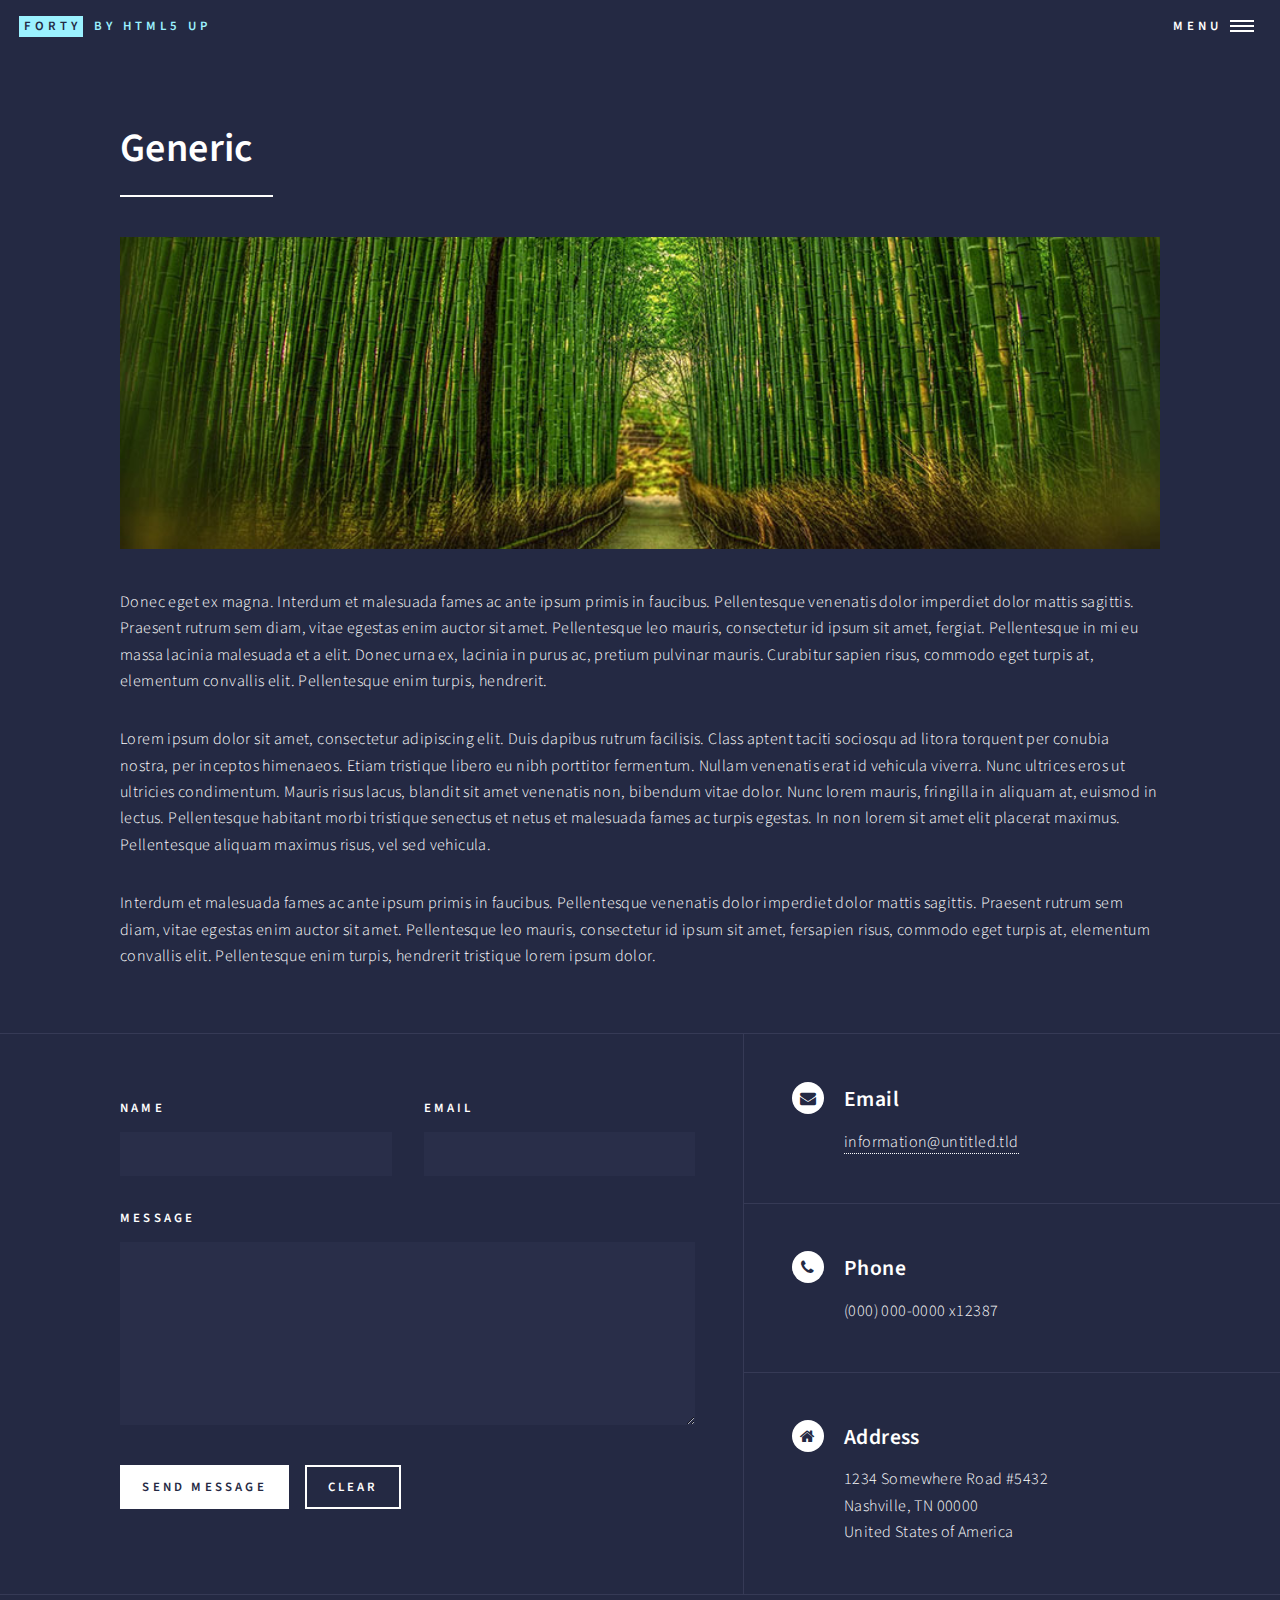
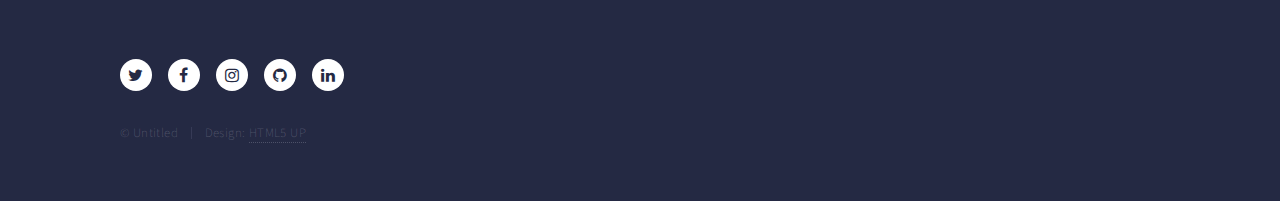
<file: generic/index.html>
<!DOCTYPE html><html><head><meta charSet="utf-8"/><meta http-equiv="x-ua-compatible" content="ie=edge"/><meta name="viewport" content="width=device-width, initial-scale=1, shrink-to-fit=no"/><style data-href="/styles.3dc015f2cf797af3c695.css">@import url(https://fonts.googleapis.com/css?family=Source+Sans+Pro:300,300italic,600,600italic);
/*!
 *  Font Awesome 4.7.0 by @davegandy - http://fontawesome.io - @fontawesome
 *  License - http://fontawesome.io/license (Font: SIL OFL 1.1, CSS: MIT License)
 */@font-face{font-family:FontAwesome;src:url(/static/fontawesome-webfont-674f50d287a8c48dc19ba404d20fe713.eot);src:url(/static/fontawesome-webfont-674f50d287a8c48dc19ba404d20fe713.eot?#iefix&v=4.7.0) format("embedded-opentype"),url(/static/fontawesome-webfont-af7ae505a9eed503f8b8e6982036873e.woff2) format("woff2"),url(/static/fontawesome-webfont-fee66e712a8a08eef5805a46892932ad.woff) format("woff"),url(/static/fontawesome-webfont-b06871f281fee6b241d60582ae9369b9.ttf) format("truetype"),url(/static/fontawesome-webfont-acf3dcb7ff752b5296ca23ba2c7c2606.svg#fontawesomeregular) format("svg");font-weight:400;font-style:normal}.fa{display:inline-block;font:normal normal normal 14px/1 FontAwesome;font-size:inherit;text-rendering:auto;-webkit-font-smoothing:antialiased;-moz-osx-font-smoothing:grayscale}.fa-lg{font-size:1.33333333em;line-height:.75em;vertical-align:-15%}.fa-2x{font-size:2em}.fa-3x{font-size:3em}.fa-4x{font-size:4em}.fa-5x{font-size:5em}.fa-fw{width:1.28571429em;text-align:center}.fa-ul{padding-left:0;margin-left:2.14285714em;list-style-type:none}.fa-ul>li{position:relative}.fa-li{position:absolute;left:-2.14285714em;width:2.14285714em;top:.14285714em;text-align:center}.fa-li.fa-lg{left:-1.85714286em}.fa-border{padding:.2em .25em .15em;border:.08em solid #eee;border-radius:.1em}.fa-pull-left{float:left}.fa-pull-right{float:right}.fa.fa-pull-left{margin-right:.3em}.fa.fa-pull-right{margin-left:.3em}.pull-right{float:right}.pull-left{float:left}.fa.pull-left{margin-right:.3em}.fa.pull-right{margin-left:.3em}.fa-spin{-webkit-animation:fa-spin 2s linear infinite;animation:fa-spin 2s linear infinite}.fa-pulse{-webkit-animation:fa-spin 1s steps(8) infinite;animation:fa-spin 1s steps(8) infinite}@-webkit-keyframes fa-spin{0%{-webkit-transform:rotate(0deg);transform:rotate(0deg)}to{-webkit-transform:rotate(359deg);transform:rotate(359deg)}}@keyframes fa-spin{0%{-webkit-transform:rotate(0deg);transform:rotate(0deg)}to{-webkit-transform:rotate(359deg);transform:rotate(359deg)}}.fa-rotate-90{-ms-filter:"progid:DXImageTransform.Microsoft.BasicImage(rotation=1)";-webkit-transform:rotate(90deg);transform:rotate(90deg)}.fa-rotate-180{-ms-filter:"progid:DXImageTransform.Microsoft.BasicImage(rotation=2)";-webkit-transform:rotate(180deg);transform:rotate(180deg)}.fa-rotate-270{-ms-filter:"progid:DXImageTransform.Microsoft.BasicImage(rotation=3)";-webkit-transform:rotate(270deg);transform:rotate(270deg)}.fa-flip-horizontal{-ms-filter:"progid:DXImageTransform.Microsoft.BasicImage(rotation=0, mirror=1)";-webkit-transform:scaleX(-1);transform:scaleX(-1)}.fa-flip-vertical{-ms-filter:"progid:DXImageTransform.Microsoft.BasicImage(rotation=2, mirror=1)";-webkit-transform:scaleY(-1);transform:scaleY(-1)}:root .fa-flip-horizontal,:root .fa-flip-vertical,:root .fa-rotate-90,:root .fa-rotate-180,:root .fa-rotate-270{-webkit-filter:none;filter:none}.fa-stack{position:relative;display:inline-block;width:2em;height:2em;line-height:2em;vertical-align:middle}.fa-stack-1x,.fa-stack-2x{position:absolute;left:0;width:100%;text-align:center}.fa-stack-1x{line-height:inherit}.fa-stack-2x{font-size:2em}.fa-inverse{color:#fff}.fa-glass:before{content:"\F000"}.fa-music:before{content:"\F001"}.fa-search:before{content:"\F002"}.fa-envelope-o:before{content:"\F003"}.fa-heart:before{content:"\F004"}.fa-star:before{content:"\F005"}.fa-star-o:before{content:"\F006"}.fa-user:before{content:"\F007"}.fa-film:before{content:"\F008"}.fa-th-large:before{content:"\F009"}.fa-th:before{content:"\F00A"}.fa-th-list:before{content:"\F00B"}.fa-check:before{content:"\F00C"}.fa-close:before,.fa-remove:before,.fa-times:before{content:"\F00D"}.fa-search-plus:before{content:"\F00E"}.fa-search-minus:before{content:"\F010"}.fa-power-off:before{content:"\F011"}.fa-signal:before{content:"\F012"}.fa-cog:before,.fa-gear:before{content:"\F013"}.fa-trash-o:before{content:"\F014"}.fa-home:before{content:"\F015"}.fa-file-o:before{content:"\F016"}.fa-clock-o:before{content:"\F017"}.fa-road:before{content:"\F018"}.fa-download:before{content:"\F019"}.fa-arrow-circle-o-down:before{content:"\F01A"}.fa-arrow-circle-o-up:before{content:"\F01B"}.fa-inbox:before{content:"\F01C"}.fa-play-circle-o:before{content:"\F01D"}.fa-repeat:before,.fa-rotate-right:before{content:"\F01E"}.fa-refresh:before{content:"\F021"}.fa-list-alt:before{content:"\F022"}.fa-lock:before{content:"\F023"}.fa-flag:before{content:"\F024"}.fa-headphones:before{content:"\F025"}.fa-volume-off:before{content:"\F026"}.fa-volume-down:before{content:"\F027"}.fa-volume-up:before{content:"\F028"}.fa-qrcode:before{content:"\F029"}.fa-barcode:before{content:"\F02A"}.fa-tag:before{content:"\F02B"}.fa-tags:before{content:"\F02C"}.fa-book:before{content:"\F02D"}.fa-bookmark:before{content:"\F02E"}.fa-print:before{content:"\F02F"}.fa-camera:before{content:"\F030"}.fa-font:before{content:"\F031"}.fa-bold:before{content:"\F032"}.fa-italic:before{content:"\F033"}.fa-text-height:before{content:"\F034"}.fa-text-width:before{content:"\F035"}.fa-align-left:before{content:"\F036"}.fa-align-center:before{content:"\F037"}.fa-align-right:before{content:"\F038"}.fa-align-justify:before{content:"\F039"}.fa-list:before{content:"\F03A"}.fa-dedent:before,.fa-outdent:before{content:"\F03B"}.fa-indent:before{content:"\F03C"}.fa-video-camera:before{content:"\F03D"}.fa-image:before,.fa-photo:before,.fa-picture-o:before{content:"\F03E"}.fa-pencil:before{content:"\F040"}.fa-map-marker:before{content:"\F041"}.fa-adjust:before{content:"\F042"}.fa-tint:before{content:"\F043"}.fa-edit:before,.fa-pencil-square-o:before{content:"\F044"}.fa-share-square-o:before{content:"\F045"}.fa-check-square-o:before{content:"\F046"}.fa-arrows:before{content:"\F047"}.fa-step-backward:before{content:"\F048"}.fa-fast-backward:before{content:"\F049"}.fa-backward:before{content:"\F04A"}.fa-play:before{content:"\F04B"}.fa-pause:before{content:"\F04C"}.fa-stop:before{content:"\F04D"}.fa-forward:before{content:"\F04E"}.fa-fast-forward:before{content:"\F050"}.fa-step-forward:before{content:"\F051"}.fa-eject:before{content:"\F052"}.fa-chevron-left:before{content:"\F053"}.fa-chevron-right:before{content:"\F054"}.fa-plus-circle:before{content:"\F055"}.fa-minus-circle:before{content:"\F056"}.fa-times-circle:before{content:"\F057"}.fa-check-circle:before{content:"\F058"}.fa-question-circle:before{content:"\F059"}.fa-info-circle:before{content:"\F05A"}.fa-crosshairs:before{content:"\F05B"}.fa-times-circle-o:before{content:"\F05C"}.fa-check-circle-o:before{content:"\F05D"}.fa-ban:before{content:"\F05E"}.fa-arrow-left:before{content:"\F060"}.fa-arrow-right:before{content:"\F061"}.fa-arrow-up:before{content:"\F062"}.fa-arrow-down:before{content:"\F063"}.fa-mail-forward:before,.fa-share:before{content:"\F064"}.fa-expand:before{content:"\F065"}.fa-compress:before{content:"\F066"}.fa-plus:before{content:"\F067"}.fa-minus:before{content:"\F068"}.fa-asterisk:before{content:"\F069"}.fa-exclamation-circle:before{content:"\F06A"}.fa-gift:before{content:"\F06B"}.fa-leaf:before{content:"\F06C"}.fa-fire:before{content:"\F06D"}.fa-eye:before{content:"\F06E"}.fa-eye-slash:before{content:"\F070"}.fa-exclamation-triangle:before,.fa-warning:before{content:"\F071"}.fa-plane:before{content:"\F072"}.fa-calendar:before{content:"\F073"}.fa-random:before{content:"\F074"}.fa-comment:before{content:"\F075"}.fa-magnet:before{content:"\F076"}.fa-chevron-up:before{content:"\F077"}.fa-chevron-down:before{content:"\F078"}.fa-retweet:before{content:"\F079"}.fa-shopping-cart:before{content:"\F07A"}.fa-folder:before{content:"\F07B"}.fa-folder-open:before{content:"\F07C"}.fa-arrows-v:before{content:"\F07D"}.fa-arrows-h:before{content:"\F07E"}.fa-bar-chart-o:before,.fa-bar-chart:before{content:"\F080"}.fa-twitter-square:before{content:"\F081"}.fa-facebook-square:before{content:"\F082"}.fa-camera-retro:before{content:"\F083"}.fa-key:before{content:"\F084"}.fa-cogs:before,.fa-gears:before{content:"\F085"}.fa-comments:before{content:"\F086"}.fa-thumbs-o-up:before{content:"\F087"}.fa-thumbs-o-down:before{content:"\F088"}.fa-star-half:before{content:"\F089"}.fa-heart-o:before{content:"\F08A"}.fa-sign-out:before{content:"\F08B"}.fa-linkedin-square:before{content:"\F08C"}.fa-thumb-tack:before{content:"\F08D"}.fa-external-link:before{content:"\F08E"}.fa-sign-in:before{content:"\F090"}.fa-trophy:before{content:"\F091"}.fa-github-square:before{content:"\F092"}.fa-upload:before{content:"\F093"}.fa-lemon-o:before{content:"\F094"}.fa-phone:before{content:"\F095"}.fa-square-o:before{content:"\F096"}.fa-bookmark-o:before{content:"\F097"}.fa-phone-square:before{content:"\F098"}.fa-twitter:before{content:"\F099"}.fa-facebook-f:before,.fa-facebook:before{content:"\F09A"}.fa-github:before{content:"\F09B"}.fa-unlock:before{content:"\F09C"}.fa-credit-card:before{content:"\F09D"}.fa-feed:before,.fa-rss:before{content:"\F09E"}.fa-hdd-o:before{content:"\F0A0"}.fa-bullhorn:before{content:"\F0A1"}.fa-bell:before{content:"\F0F3"}.fa-certificate:before{content:"\F0A3"}.fa-hand-o-right:before{content:"\F0A4"}.fa-hand-o-left:before{content:"\F0A5"}.fa-hand-o-up:before{content:"\F0A6"}.fa-hand-o-down:before{content:"\F0A7"}.fa-arrow-circle-left:before{content:"\F0A8"}.fa-arrow-circle-right:before{content:"\F0A9"}.fa-arrow-circle-up:before{content:"\F0AA"}.fa-arrow-circle-down:before{content:"\F0AB"}.fa-globe:before{content:"\F0AC"}.fa-wrench:before{content:"\F0AD"}.fa-tasks:before{content:"\F0AE"}.fa-filter:before{content:"\F0B0"}.fa-briefcase:before{content:"\F0B1"}.fa-arrows-alt:before{content:"\F0B2"}.fa-group:before,.fa-users:before{content:"\F0C0"}.fa-chain:before,.fa-link:before{content:"\F0C1"}.fa-cloud:before{content:"\F0C2"}.fa-flask:before{content:"\F0C3"}.fa-cut:before,.fa-scissors:before{content:"\F0C4"}.fa-copy:before,.fa-files-o:before{content:"\F0C5"}.fa-paperclip:before{content:"\F0C6"}.fa-floppy-o:before,.fa-save:before{content:"\F0C7"}.fa-square:before{content:"\F0C8"}.fa-bars:before,.fa-navicon:before,.fa-reorder:before{content:"\F0C9"}.fa-list-ul:before{content:"\F0CA"}.fa-list-ol:before{content:"\F0CB"}.fa-strikethrough:before{content:"\F0CC"}.fa-underline:before{content:"\F0CD"}.fa-table:before{content:"\F0CE"}.fa-magic:before{content:"\F0D0"}.fa-truck:before{content:"\F0D1"}.fa-pinterest:before{content:"\F0D2"}.fa-pinterest-square:before{content:"\F0D3"}.fa-google-plus-square:before{content:"\F0D4"}.fa-google-plus:before{content:"\F0D5"}.fa-money:before{content:"\F0D6"}.fa-caret-down:before{content:"\F0D7"}.fa-caret-up:before{content:"\F0D8"}.fa-caret-left:before{content:"\F0D9"}.fa-caret-right:before{content:"\F0DA"}.fa-columns:before{content:"\F0DB"}.fa-sort:before,.fa-unsorted:before{content:"\F0DC"}.fa-sort-desc:before,.fa-sort-down:before{content:"\F0DD"}.fa-sort-asc:before,.fa-sort-up:before{content:"\F0DE"}.fa-envelope:before{content:"\F0E0"}.fa-linkedin:before{content:"\F0E1"}.fa-rotate-left:before,.fa-undo:before{content:"\F0E2"}.fa-gavel:before,.fa-legal:before{content:"\F0E3"}.fa-dashboard:before,.fa-tachometer:before{content:"\F0E4"}.fa-comment-o:before{content:"\F0E5"}.fa-comments-o:before{content:"\F0E6"}.fa-bolt:before,.fa-flash:before{content:"\F0E7"}.fa-sitemap:before{content:"\F0E8"}.fa-umbrella:before{content:"\F0E9"}.fa-clipboard:before,.fa-paste:before{content:"\F0EA"}.fa-lightbulb-o:before{content:"\F0EB"}.fa-exchange:before{content:"\F0EC"}.fa-cloud-download:before{content:"\F0ED"}.fa-cloud-upload:before{content:"\F0EE"}.fa-user-md:before{content:"\F0F0"}.fa-stethoscope:before{content:"\F0F1"}.fa-suitcase:before{content:"\F0F2"}.fa-bell-o:before{content:"\F0A2"}.fa-coffee:before{content:"\F0F4"}.fa-cutlery:before{content:"\F0F5"}.fa-file-text-o:before{content:"\F0F6"}.fa-building-o:before{content:"\F0F7"}.fa-hospital-o:before{content:"\F0F8"}.fa-ambulance:before{content:"\F0F9"}.fa-medkit:before{content:"\F0FA"}.fa-fighter-jet:before{content:"\F0FB"}.fa-beer:before{content:"\F0FC"}.fa-h-square:before{content:"\F0FD"}.fa-plus-square:before{content:"\F0FE"}.fa-angle-double-left:before{content:"\F100"}.fa-angle-double-right:before{content:"\F101"}.fa-angle-double-up:before{content:"\F102"}.fa-angle-double-down:before{content:"\F103"}.fa-angle-left:before{content:"\F104"}.fa-angle-right:before{content:"\F105"}.fa-angle-up:before{content:"\F106"}.fa-angle-down:before{content:"\F107"}.fa-desktop:before{content:"\F108"}.fa-laptop:before{content:"\F109"}.fa-tablet:before{content:"\F10A"}.fa-mobile-phone:before,.fa-mobile:before{content:"\F10B"}.fa-circle-o:before{content:"\F10C"}.fa-quote-left:before{content:"\F10D"}.fa-quote-right:before{content:"\F10E"}.fa-spinner:before{content:"\F110"}.fa-circle:before{content:"\F111"}.fa-mail-reply:before,.fa-reply:before{content:"\F112"}.fa-github-alt:before{content:"\F113"}.fa-folder-o:before{content:"\F114"}.fa-folder-open-o:before{content:"\F115"}.fa-smile-o:before{content:"\F118"}.fa-frown-o:before{content:"\F119"}.fa-meh-o:before{content:"\F11A"}.fa-gamepad:before{content:"\F11B"}.fa-keyboard-o:before{content:"\F11C"}.fa-flag-o:before{content:"\F11D"}.fa-flag-checkered:before{content:"\F11E"}.fa-terminal:before{content:"\F120"}.fa-code:before{content:"\F121"}.fa-mail-reply-all:before,.fa-reply-all:before{content:"\F122"}.fa-star-half-empty:before,.fa-star-half-full:before,.fa-star-half-o:before{content:"\F123"}.fa-location-arrow:before{content:"\F124"}.fa-crop:before{content:"\F125"}.fa-code-fork:before{content:"\F126"}.fa-chain-broken:before,.fa-unlink:before{content:"\F127"}.fa-question:before{content:"\F128"}.fa-info:before{content:"\F129"}.fa-exclamation:before{content:"\F12A"}.fa-superscript:before{content:"\F12B"}.fa-subscript:before{content:"\F12C"}.fa-eraser:before{content:"\F12D"}.fa-puzzle-piece:before{content:"\F12E"}.fa-microphone:before{content:"\F130"}.fa-microphone-slash:before{content:"\F131"}.fa-shield:before{content:"\F132"}.fa-calendar-o:before{content:"\F133"}.fa-fire-extinguisher:before{content:"\F134"}.fa-rocket:before{content:"\F135"}.fa-maxcdn:before{content:"\F136"}.fa-chevron-circle-left:before{content:"\F137"}.fa-chevron-circle-right:before{content:"\F138"}.fa-chevron-circle-up:before{content:"\F139"}.fa-chevron-circle-down:before{content:"\F13A"}.fa-html5:before{content:"\F13B"}.fa-css3:before{content:"\F13C"}.fa-anchor:before{content:"\F13D"}.fa-unlock-alt:before{content:"\F13E"}.fa-bullseye:before{content:"\F140"}.fa-ellipsis-h:before{content:"\F141"}.fa-ellipsis-v:before{content:"\F142"}.fa-rss-square:before{content:"\F143"}.fa-play-circle:before{content:"\F144"}.fa-ticket:before{content:"\F145"}.fa-minus-square:before{content:"\F146"}.fa-minus-square-o:before{content:"\F147"}.fa-level-up:before{content:"\F148"}.fa-level-down:before{content:"\F149"}.fa-check-square:before{content:"\F14A"}.fa-pencil-square:before{content:"\F14B"}.fa-external-link-square:before{content:"\F14C"}.fa-share-square:before{content:"\F14D"}.fa-compass:before{content:"\F14E"}.fa-caret-square-o-down:before,.fa-toggle-down:before{content:"\F150"}.fa-caret-square-o-up:before,.fa-toggle-up:before{content:"\F151"}.fa-caret-square-o-right:before,.fa-toggle-right:before{content:"\F152"}.fa-eur:before,.fa-euro:before{content:"\F153"}.fa-gbp:before{content:"\F154"}.fa-dollar:before,.fa-usd:before{content:"\F155"}.fa-inr:before,.fa-rupee:before{content:"\F156"}.fa-cny:before,.fa-jpy:before,.fa-rmb:before,.fa-yen:before{content:"\F157"}.fa-rouble:before,.fa-rub:before,.fa-ruble:before{content:"\F158"}.fa-krw:before,.fa-won:before{content:"\F159"}.fa-bitcoin:before,.fa-btc:before{content:"\F15A"}.fa-file:before{content:"\F15B"}.fa-file-text:before{content:"\F15C"}.fa-sort-alpha-asc:before{content:"\F15D"}.fa-sort-alpha-desc:before{content:"\F15E"}.fa-sort-amount-asc:before{content:"\F160"}.fa-sort-amount-desc:before{content:"\F161"}.fa-sort-numeric-asc:before{content:"\F162"}.fa-sort-numeric-desc:before{content:"\F163"}.fa-thumbs-up:before{content:"\F164"}.fa-thumbs-down:before{content:"\F165"}.fa-youtube-square:before{content:"\F166"}.fa-youtube:before{content:"\F167"}.fa-xing:before{content:"\F168"}.fa-xing-square:before{content:"\F169"}.fa-youtube-play:before{content:"\F16A"}.fa-dropbox:before{content:"\F16B"}.fa-stack-overflow:before{content:"\F16C"}.fa-instagram:before{content:"\F16D"}.fa-flickr:before{content:"\F16E"}.fa-adn:before{content:"\F170"}.fa-bitbucket:before{content:"\F171"}.fa-bitbucket-square:before{content:"\F172"}.fa-tumblr:before{content:"\F173"}.fa-tumblr-square:before{content:"\F174"}.fa-long-arrow-down:before{content:"\F175"}.fa-long-arrow-up:before{content:"\F176"}.fa-long-arrow-left:before{content:"\F177"}.fa-long-arrow-right:before{content:"\F178"}.fa-apple:before{content:"\F179"}.fa-windows:before{content:"\F17A"}.fa-android:before{content:"\F17B"}.fa-linux:before{content:"\F17C"}.fa-dribbble:before{content:"\F17D"}.fa-skype:before{content:"\F17E"}.fa-foursquare:before{content:"\F180"}.fa-trello:before{content:"\F181"}.fa-female:before{content:"\F182"}.fa-male:before{content:"\F183"}.fa-gittip:before,.fa-gratipay:before{content:"\F184"}.fa-sun-o:before{content:"\F185"}.fa-moon-o:before{content:"\F186"}.fa-archive:before{content:"\F187"}.fa-bug:before{content:"\F188"}.fa-vk:before{content:"\F189"}.fa-weibo:before{content:"\F18A"}.fa-renren:before{content:"\F18B"}.fa-pagelines:before{content:"\F18C"}.fa-stack-exchange:before{content:"\F18D"}.fa-arrow-circle-o-right:before{content:"\F18E"}.fa-arrow-circle-o-left:before{content:"\F190"}.fa-caret-square-o-left:before,.fa-toggle-left:before{content:"\F191"}.fa-dot-circle-o:before{content:"\F192"}.fa-wheelchair:before{content:"\F193"}.fa-vimeo-square:before{content:"\F194"}.fa-try:before,.fa-turkish-lira:before{content:"\F195"}.fa-plus-square-o:before{content:"\F196"}.fa-space-shuttle:before{content:"\F197"}.fa-slack:before{content:"\F198"}.fa-envelope-square:before{content:"\F199"}.fa-wordpress:before{content:"\F19A"}.fa-openid:before{content:"\F19B"}.fa-bank:before,.fa-institution:before,.fa-university:before{content:"\F19C"}.fa-graduation-cap:before,.fa-mortar-board:before{content:"\F19D"}.fa-yahoo:before{content:"\F19E"}.fa-google:before{content:"\F1A0"}.fa-reddit:before{content:"\F1A1"}.fa-reddit-square:before{content:"\F1A2"}.fa-stumbleupon-circle:before{content:"\F1A3"}.fa-stumbleupon:before{content:"\F1A4"}.fa-delicious:before{content:"\F1A5"}.fa-digg:before{content:"\F1A6"}.fa-pied-piper-pp:before{content:"\F1A7"}.fa-pied-piper-alt:before{content:"\F1A8"}.fa-drupal:before{content:"\F1A9"}.fa-joomla:before{content:"\F1AA"}.fa-language:before{content:"\F1AB"}.fa-fax:before{content:"\F1AC"}.fa-building:before{content:"\F1AD"}.fa-child:before{content:"\F1AE"}.fa-paw:before{content:"\F1B0"}.fa-spoon:before{content:"\F1B1"}.fa-cube:before{content:"\F1B2"}.fa-cubes:before{content:"\F1B3"}.fa-behance:before{content:"\F1B4"}.fa-behance-square:before{content:"\F1B5"}.fa-steam:before{content:"\F1B6"}.fa-steam-square:before{content:"\F1B7"}.fa-recycle:before{content:"\F1B8"}.fa-automobile:before,.fa-car:before{content:"\F1B9"}.fa-cab:before,.fa-taxi:before{content:"\F1BA"}.fa-tree:before{content:"\F1BB"}.fa-spotify:before{content:"\F1BC"}.fa-deviantart:before{content:"\F1BD"}.fa-soundcloud:before{content:"\F1BE"}.fa-database:before{content:"\F1C0"}.fa-file-pdf-o:before{content:"\F1C1"}.fa-file-word-o:before{content:"\F1C2"}.fa-file-excel-o:before{content:"\F1C3"}.fa-file-powerpoint-o:before{content:"\F1C4"}.fa-file-image-o:before,.fa-file-photo-o:before,.fa-file-picture-o:before{content:"\F1C5"}.fa-file-archive-o:before,.fa-file-zip-o:before{content:"\F1C6"}.fa-file-audio-o:before,.fa-file-sound-o:before{content:"\F1C7"}.fa-file-movie-o:before,.fa-file-video-o:before{content:"\F1C8"}.fa-file-code-o:before{content:"\F1C9"}.fa-vine:before{content:"\F1CA"}.fa-codepen:before{content:"\F1CB"}.fa-jsfiddle:before{content:"\F1CC"}.fa-life-bouy:before,.fa-life-buoy:before,.fa-life-ring:before,.fa-life-saver:before,.fa-support:before{content:"\F1CD"}.fa-circle-o-notch:before{content:"\F1CE"}.fa-ra:before,.fa-rebel:before,.fa-resistance:before{content:"\F1D0"}.fa-empire:before,.fa-ge:before{content:"\F1D1"}.fa-git-square:before{content:"\F1D2"}.fa-git:before{content:"\F1D3"}.fa-hacker-news:before,.fa-y-combinator-square:before,.fa-yc-square:before{content:"\F1D4"}.fa-tencent-weibo:before{content:"\F1D5"}.fa-qq:before{content:"\F1D6"}.fa-wechat:before,.fa-weixin:before{content:"\F1D7"}.fa-paper-plane:before,.fa-send:before{content:"\F1D8"}.fa-paper-plane-o:before,.fa-send-o:before{content:"\F1D9"}.fa-history:before{content:"\F1DA"}.fa-circle-thin:before{content:"\F1DB"}.fa-header:before{content:"\F1DC"}.fa-paragraph:before{content:"\F1DD"}.fa-sliders:before{content:"\F1DE"}.fa-share-alt:before{content:"\F1E0"}.fa-share-alt-square:before{content:"\F1E1"}.fa-bomb:before{content:"\F1E2"}.fa-futbol-o:before,.fa-soccer-ball-o:before{content:"\F1E3"}.fa-tty:before{content:"\F1E4"}.fa-binoculars:before{content:"\F1E5"}.fa-plug:before{content:"\F1E6"}.fa-slideshare:before{content:"\F1E7"}.fa-twitch:before{content:"\F1E8"}.fa-yelp:before{content:"\F1E9"}.fa-newspaper-o:before{content:"\F1EA"}.fa-wifi:before{content:"\F1EB"}.fa-calculator:before{content:"\F1EC"}.fa-paypal:before{content:"\F1ED"}.fa-google-wallet:before{content:"\F1EE"}.fa-cc-visa:before{content:"\F1F0"}.fa-cc-mastercard:before{content:"\F1F1"}.fa-cc-discover:before{content:"\F1F2"}.fa-cc-amex:before{content:"\F1F3"}.fa-cc-paypal:before{content:"\F1F4"}.fa-cc-stripe:before{content:"\F1F5"}.fa-bell-slash:before{content:"\F1F6"}.fa-bell-slash-o:before{content:"\F1F7"}.fa-trash:before{content:"\F1F8"}.fa-copyright:before{content:"\F1F9"}.fa-at:before{content:"\F1FA"}.fa-eyedropper:before{content:"\F1FB"}.fa-paint-brush:before{content:"\F1FC"}.fa-birthday-cake:before{content:"\F1FD"}.fa-area-chart:before{content:"\F1FE"}.fa-pie-chart:before{content:"\F200"}.fa-line-chart:before{content:"\F201"}.fa-lastfm:before{content:"\F202"}.fa-lastfm-square:before{content:"\F203"}.fa-toggle-off:before{content:"\F204"}.fa-toggle-on:before{content:"\F205"}.fa-bicycle:before{content:"\F206"}.fa-bus:before{content:"\F207"}.fa-ioxhost:before{content:"\F208"}.fa-angellist:before{content:"\F209"}.fa-cc:before{content:"\F20A"}.fa-ils:before,.fa-shekel:before,.fa-sheqel:before{content:"\F20B"}.fa-meanpath:before{content:"\F20C"}.fa-buysellads:before{content:"\F20D"}.fa-connectdevelop:before{content:"\F20E"}.fa-dashcube:before{content:"\F210"}.fa-forumbee:before{content:"\F211"}.fa-leanpub:before{content:"\F212"}.fa-sellsy:before{content:"\F213"}.fa-shirtsinbulk:before{content:"\F214"}.fa-simplybuilt:before{content:"\F215"}.fa-skyatlas:before{content:"\F216"}.fa-cart-plus:before{content:"\F217"}.fa-cart-arrow-down:before{content:"\F218"}.fa-diamond:before{content:"\F219"}.fa-ship:before{content:"\F21A"}.fa-user-secret:before{content:"\F21B"}.fa-motorcycle:before{content:"\F21C"}.fa-street-view:before{content:"\F21D"}.fa-heartbeat:before{content:"\F21E"}.fa-venus:before{content:"\F221"}.fa-mars:before{content:"\F222"}.fa-mercury:before{content:"\F223"}.fa-intersex:before,.fa-transgender:before{content:"\F224"}.fa-transgender-alt:before{content:"\F225"}.fa-venus-double:before{content:"\F226"}.fa-mars-double:before{content:"\F227"}.fa-venus-mars:before{content:"\F228"}.fa-mars-stroke:before{content:"\F229"}.fa-mars-stroke-v:before{content:"\F22A"}.fa-mars-stroke-h:before{content:"\F22B"}.fa-neuter:before{content:"\F22C"}.fa-genderless:before{content:"\F22D"}.fa-facebook-official:before{content:"\F230"}.fa-pinterest-p:before{content:"\F231"}.fa-whatsapp:before{content:"\F232"}.fa-server:before{content:"\F233"}.fa-user-plus:before{content:"\F234"}.fa-user-times:before{content:"\F235"}.fa-bed:before,.fa-hotel:before{content:"\F236"}.fa-viacoin:before{content:"\F237"}.fa-train:before{content:"\F238"}.fa-subway:before{content:"\F239"}.fa-medium:before{content:"\F23A"}.fa-y-combinator:before,.fa-yc:before{content:"\F23B"}.fa-optin-monster:before{content:"\F23C"}.fa-opencart:before{content:"\F23D"}.fa-expeditedssl:before{content:"\F23E"}.fa-battery-4:before,.fa-battery-full:before,.fa-battery:before{content:"\F240"}.fa-battery-3:before,.fa-battery-three-quarters:before{content:"\F241"}.fa-battery-2:before,.fa-battery-half:before{content:"\F242"}.fa-battery-1:before,.fa-battery-quarter:before{content:"\F243"}.fa-battery-0:before,.fa-battery-empty:before{content:"\F244"}.fa-mouse-pointer:before{content:"\F245"}.fa-i-cursor:before{content:"\F246"}.fa-object-group:before{content:"\F247"}.fa-object-ungroup:before{content:"\F248"}.fa-sticky-note:before{content:"\F249"}.fa-sticky-note-o:before{content:"\F24A"}.fa-cc-jcb:before{content:"\F24B"}.fa-cc-diners-club:before{content:"\F24C"}.fa-clone:before{content:"\F24D"}.fa-balance-scale:before{content:"\F24E"}.fa-hourglass-o:before{content:"\F250"}.fa-hourglass-1:before,.fa-hourglass-start:before{content:"\F251"}.fa-hourglass-2:before,.fa-hourglass-half:before{content:"\F252"}.fa-hourglass-3:before,.fa-hourglass-end:before{content:"\F253"}.fa-hourglass:before{content:"\F254"}.fa-hand-grab-o:before,.fa-hand-rock-o:before{content:"\F255"}.fa-hand-paper-o:before,.fa-hand-stop-o:before{content:"\F256"}.fa-hand-scissors-o:before{content:"\F257"}.fa-hand-lizard-o:before{content:"\F258"}.fa-hand-spock-o:before{content:"\F259"}.fa-hand-pointer-o:before{content:"\F25A"}.fa-hand-peace-o:before{content:"\F25B"}.fa-trademark:before{content:"\F25C"}.fa-registered:before{content:"\F25D"}.fa-creative-commons:before{content:"\F25E"}.fa-gg:before{content:"\F260"}.fa-gg-circle:before{content:"\F261"}.fa-tripadvisor:before{content:"\F262"}.fa-odnoklassniki:before{content:"\F263"}.fa-odnoklassniki-square:before{content:"\F264"}.fa-get-pocket:before{content:"\F265"}.fa-wikipedia-w:before{content:"\F266"}.fa-safari:before{content:"\F267"}.fa-chrome:before{content:"\F268"}.fa-firefox:before{content:"\F269"}.fa-opera:before{content:"\F26A"}.fa-internet-explorer:before{content:"\F26B"}.fa-television:before,.fa-tv:before{content:"\F26C"}.fa-contao:before{content:"\F26D"}.fa-500px:before{content:"\F26E"}.fa-amazon:before{content:"\F270"}.fa-calendar-plus-o:before{content:"\F271"}.fa-calendar-minus-o:before{content:"\F272"}.fa-calendar-times-o:before{content:"\F273"}.fa-calendar-check-o:before{content:"\F274"}.fa-industry:before{content:"\F275"}.fa-map-pin:before{content:"\F276"}.fa-map-signs:before{content:"\F277"}.fa-map-o:before{content:"\F278"}.fa-map:before{content:"\F279"}.fa-commenting:before{content:"\F27A"}.fa-commenting-o:before{content:"\F27B"}.fa-houzz:before{content:"\F27C"}.fa-vimeo:before{content:"\F27D"}.fa-black-tie:before{content:"\F27E"}.fa-fonticons:before{content:"\F280"}.fa-reddit-alien:before{content:"\F281"}.fa-edge:before{content:"\F282"}.fa-credit-card-alt:before{content:"\F283"}.fa-codiepie:before{content:"\F284"}.fa-modx:before{content:"\F285"}.fa-fort-awesome:before{content:"\F286"}.fa-usb:before{content:"\F287"}.fa-product-hunt:before{content:"\F288"}.fa-mixcloud:before{content:"\F289"}.fa-scribd:before{content:"\F28A"}.fa-pause-circle:before{content:"\F28B"}.fa-pause-circle-o:before{content:"\F28C"}.fa-stop-circle:before{content:"\F28D"}.fa-stop-circle-o:before{content:"\F28E"}.fa-shopping-bag:before{content:"\F290"}.fa-shopping-basket:before{content:"\F291"}.fa-hashtag:before{content:"\F292"}.fa-bluetooth:before{content:"\F293"}.fa-bluetooth-b:before{content:"\F294"}.fa-percent:before{content:"\F295"}.fa-gitlab:before{content:"\F296"}.fa-wpbeginner:before{content:"\F297"}.fa-wpforms:before{content:"\F298"}.fa-envira:before{content:"\F299"}.fa-universal-access:before{content:"\F29A"}.fa-wheelchair-alt:before{content:"\F29B"}.fa-question-circle-o:before{content:"\F29C"}.fa-blind:before{content:"\F29D"}.fa-audio-description:before{content:"\F29E"}.fa-volume-control-phone:before{content:"\F2A0"}.fa-braille:before{content:"\F2A1"}.fa-assistive-listening-systems:before{content:"\F2A2"}.fa-american-sign-language-interpreting:before,.fa-asl-interpreting:before{content:"\F2A3"}.fa-deaf:before,.fa-deafness:before,.fa-hard-of-hearing:before{content:"\F2A4"}.fa-glide:before{content:"\F2A5"}.fa-glide-g:before{content:"\F2A6"}.fa-sign-language:before,.fa-signing:before{content:"\F2A7"}.fa-low-vision:before{content:"\F2A8"}.fa-viadeo:before{content:"\F2A9"}.fa-viadeo-square:before{content:"\F2AA"}.fa-snapchat:before{content:"\F2AB"}.fa-snapchat-ghost:before{content:"\F2AC"}.fa-snapchat-square:before{content:"\F2AD"}.fa-pied-piper:before{content:"\F2AE"}.fa-first-order:before{content:"\F2B0"}.fa-yoast:before{content:"\F2B1"}.fa-themeisle:before{content:"\F2B2"}.fa-google-plus-circle:before,.fa-google-plus-official:before{content:"\F2B3"}.fa-fa:before,.fa-font-awesome:before{content:"\F2B4"}.fa-handshake-o:before{content:"\F2B5"}.fa-envelope-open:before{content:"\F2B6"}.fa-envelope-open-o:before{content:"\F2B7"}.fa-linode:before{content:"\F2B8"}.fa-address-book:before{content:"\F2B9"}.fa-address-book-o:before{content:"\F2BA"}.fa-address-card:before,.fa-vcard:before{content:"\F2BB"}.fa-address-card-o:before,.fa-vcard-o:before{content:"\F2BC"}.fa-user-circle:before{content:"\F2BD"}.fa-user-circle-o:before{content:"\F2BE"}.fa-user-o:before{content:"\F2C0"}.fa-id-badge:before{content:"\F2C1"}.fa-drivers-license:before,.fa-id-card:before{content:"\F2C2"}.fa-drivers-license-o:before,.fa-id-card-o:before{content:"\F2C3"}.fa-quora:before{content:"\F2C4"}.fa-free-code-camp:before{content:"\F2C5"}.fa-telegram:before{content:"\F2C6"}.fa-thermometer-4:before,.fa-thermometer-full:before,.fa-thermometer:before{content:"\F2C7"}.fa-thermometer-3:before,.fa-thermometer-three-quarters:before{content:"\F2C8"}.fa-thermometer-2:before,.fa-thermometer-half:before{content:"\F2C9"}.fa-thermometer-1:before,.fa-thermometer-quarter:before{content:"\F2CA"}.fa-thermometer-0:before,.fa-thermometer-empty:before{content:"\F2CB"}.fa-shower:before{content:"\F2CC"}.fa-bath:before,.fa-bathtub:before,.fa-s15:before{content:"\F2CD"}.fa-podcast:before{content:"\F2CE"}.fa-window-maximize:before{content:"\F2D0"}.fa-window-minimize:before{content:"\F2D1"}.fa-window-restore:before{content:"\F2D2"}.fa-times-rectangle:before,.fa-window-close:before{content:"\F2D3"}.fa-times-rectangle-o:before,.fa-window-close-o:before{content:"\F2D4"}.fa-bandcamp:before{content:"\F2D5"}.fa-grav:before{content:"\F2D6"}.fa-etsy:before{content:"\F2D7"}.fa-imdb:before{content:"\F2D8"}.fa-ravelry:before{content:"\F2D9"}.fa-eercast:before{content:"\F2DA"}.fa-microchip:before{content:"\F2DB"}.fa-snowflake-o:before{content:"\F2DC"}.fa-superpowers:before{content:"\F2DD"}.fa-wpexplorer:before{content:"\F2DE"}.fa-meetup:before{content:"\F2E0"}.sr-only{position:absolute;width:1px;height:1px;padding:0;margin:-1px;overflow:hidden;clip:rect(0,0,0,0);border:0}.sr-only-focusable:active,.sr-only-focusable:focus{position:static;width:auto;height:auto;margin:0;overflow:visible;clip:auto}.mb-5{margin-bottom:2em}@media screen and (min-width:981px){.grid-wrapper{display:grid;grid-gap:0 2.25em;grid-template-columns:repeat(12,1fr);margin:0 auto;width:100%}.col-1{grid-column:span 1}.col-2{grid-column:span 2}.col-3{grid-column:span 3}.col-4{grid-column:span 4}.col-5{grid-column:span 5}.col-6{grid-column:span 6}.col-7{grid-column:span 7}.col-8{grid-column:span 8}.col-9{grid-column:span 9}.col-10{grid-column:span 10}.col-11{grid-column:span 11}.col-12{grid-column:span 12}}a,abbr,acronym,address,applet,article,aside,audio,b,big,blockquote,body,canvas,caption,center,cite,code,dd,del,details,dfn,div,dl,dt,em,embed,fieldset,figcaption,figure,footer,form,h1,h2,h3,h4,h5,h6,header,hgroup,html,i,iframe,img,ins,kbd,label,legend,li,mark,menu,nav,object,ol,output,p,pre,q,ruby,s,samp,section,small,span,strike,strong,sub,summary,sup,table,tbody,td,tfoot,th,thead,time,tr,tt,u,ul,var,video{margin:0;padding:0;border:0;font-size:100%;font:inherit;vertical-align:baseline}article,aside,details,figcaption,figure,footer,header,hgroup,menu,nav,section{display:block}body{line-height:1}ol,ul{list-style:none}blockquote,q{quotes:none}blockquote:after,blockquote:before,q:after,q:before{content:"";content:none}table{border-collapse:collapse;border-spacing:0}body{-webkit-text-size-adjust:none}*,:after,:before{box-sizing:border-box}@-ms-viewport{width:device-width}body{-ms-overflow-style:scrollbar}@media screen and (max-width:480px){body,html{min-width:320px}}body{background:#242943}body.is-loading *,body.is-loading :after,body.is-loading :before{-webkit-animation:none!important;animation:none!important;-webkit-transition:none!important;transition:none!important}body,input,select,textarea{color:#fff;font-family:Source Sans Pro,Helvetica,sans-serif;font-size:17pt;font-weight:300;letter-spacing:.025em;line-height:1.65}@media screen and (max-width:1680px){body,input,select,textarea{font-size:14pt}}@media screen and (max-width:1280px){body,input,select,textarea{font-size:12pt}}@media screen and (max-width:360px){body,input,select,textarea{font-size:11pt}}a{-webkit-transition:color .2s ease-in-out,border-bottom-color .2s ease-in-out;transition:color .2s ease-in-out,border-bottom-color .2s ease-in-out;border-bottom:1px dotted;color:inherit;text-decoration:none}a:hover{border-bottom-color:transparent;color:#9bf1ff!important}a:active{color:#53e3fb!important}b,strong{color:#fff;font-weight:600}em,i{font-style:italic}p{margin:0 0 2em}h1,h2,h3,h4,h5,h6{color:#fff;font-weight:600;line-height:1.65;margin:0 0 1em}h1 a,h2 a,h3 a,h4 a,h5 a,h6 a{color:inherit;border-bottom:0}h1{font-size:2.5em}h2{font-size:1.75em}h3{font-size:1.35em}h4{font-size:1.1em}h5{font-size:.9em}h6{font-size:.7em}@media screen and (max-width:736px){h1{font-size:2em}h2{font-size:1.5em}h3{font-size:1.25em}}sub{top:.5em}sub,sup{font-size:.8em;position:relative}sup{top:-.5em}blockquote{border-left:4px solid rgba(212,212,255,.1);font-style:italic;margin:0 0 2em;padding:.5em 0 .5em 2em}code{background:rgba(212,212,255,.035);margin:0 .25em;padding:.25em .65em}code,pre{font-family:Courier New,monospace;font-size:.9em}pre{-webkit-overflow-scrolling:touch;margin:0 0 2em}pre code{display:block;line-height:1.75;padding:1em 1.5em;overflow-x:auto}hr{border:0;border-bottom:1px solid rgba(212,212,255,.1);margin:2em 0}hr.major{margin:3em 0}.align-left{text-align:left}.align-center{text-align:center}.align-right{text-align:right}article.special,section.special{text-align:center}header.major{width:-webkit-max-content;width:-ms-max-content;width:max-content;margin-bottom:2em}header.major>:first-child{margin-bottom:0;width:calc(100% + .5em)}header.major>:first-child:after{content:"";background-color:#fff;display:block;height:2px;margin:.325em 0 .5em;width:100%}header.major>p{font-size:.7em;font-weight:600;letter-spacing:.25em;margin-bottom:0;text-transform:uppercase}body.is-ie header.major>:first-child:after{max-width:9em}body.is-ie header.major>h1:after{max-width:100%!important}@media screen and (max-width:736px){header.major>p br{display:none}}form,form .field{margin:0 0 2em}form .field.half{width:50%;float:left;padding:0 0 0 1em}form .field.half.first{padding:0 1em 0 0}form>.actions{margin:2.5em 0 0!important}@media screen and (max-width:736px){form .field{margin:0 0 1.5em}form .field.half{padding:0 0 0 .75em}form .field.half.first{padding:0 .75em 0 0}form>.actions{margin:2em 0 0!important}}@media screen and (max-width:480px){form .field.half{width:100%;float:none;padding:0}form .field.half.first{padding:0}}label{color:#fff;display:block;font-size:.8em;font-weight:600;letter-spacing:.25em;margin:0 0 1em;text-transform:uppercase}input[type=email],input[type=password],input[type=search],input[type=tel],input[type=text],input[type=url],select,textarea{-moz-appearance:none;-webkit-appearance:none;-ms-appearance:none;appearance:none;background:rgba(212,212,255,.035);border:none;border-radius:0;color:inherit;display:block;outline:0;padding:0 1em;text-decoration:none;width:100%;resize:vertical}input[type=email]:invalid,input[type=password]:invalid,input[type=search]:invalid,input[type=tel]:invalid,input[type=text]:invalid,input[type=url]:invalid,select:invalid,textarea:invalid{box-shadow:none}input[type=email]:focus,input[type=password]:focus,input[type=search]:focus,input[type=tel]:focus,input[type=text]:focus,input[type=url]:focus,select:focus,textarea:focus{border-color:#9bf1ff;box-shadow:0 0 0 2px #9bf1ff}.select-wrapper{text-decoration:none;display:block;position:relative}.select-wrapper:before{-moz-osx-font-smoothing:grayscale;-webkit-font-smoothing:antialiased;font-family:FontAwesome;font-style:normal;font-weight:400;text-transform:none!important;color:rgba(212,212,255,.1);content:"\F078";display:block;height:2.75em;line-height:2.75em;pointer-events:none;position:absolute;right:0;text-align:center;top:0;width:2.75em}.select-wrapper select::-ms-expand{display:none}input[type=email],input[type=password],input[type=search],input[type=tel],input[type=text],input[type=url],select{height:2.75em}textarea{padding:.75em 1em}input[type=checkbox],input[type=radio]{-moz-appearance:none;-webkit-appearance:none;-ms-appearance:none;appearance:none;display:block;float:left;margin-right:-2em;opacity:0;width:1em;z-index:-1}input[type=checkbox]+label,input[type=radio]+label{text-decoration:none;color:#fff;cursor:pointer;display:inline-block;font-weight:300;padding-left:2.65em;padding-right:.75em;position:relative}input[type=checkbox]+label:before,input[type=radio]+label:before{-moz-osx-font-smoothing:grayscale;-webkit-font-smoothing:antialiased;font-family:FontAwesome;font-style:normal;font-weight:400;text-transform:none!important;background:rgba(212,212,255,.035);content:"";display:inline-block;height:1.65em;left:0;letter-spacing:0;line-height:1.58125em;position:absolute;text-align:center;top:0;width:1.65em}input[type=checkbox]:checked+label:before,input[type=radio]:checked+label:before{background:#fff;border-color:#9bf1ff;content:"\F00C";color:#242943}input[type=checkbox]:focus+label:before,input[type=radio]:focus+label:before{box-shadow:0 0 0 2px #9bf1ff}input[type=radio]+label:before{border-radius:100%}::-webkit-input-placeholder{color:rgba(244,244,255,.2)!important;opacity:1}:-moz-placeholder,::-moz-placeholder{color:rgba(244,244,255,.2)!important;opacity:1}:-ms-input-placeholder{color:rgba(244,244,255,.2)!important;opacity:1}.formerize-placeholder{color:rgba(244,244,255,.2)!important;opacity:1}.box{border:1px solid rgba(212,212,255,.1);margin-bottom:2em;padding:1.5em}.box>:last-child,.box>:last-child>:last-child,.box>:last-child>:last-child>:last-child{margin-bottom:0}.box.alt{border:0;border-radius:0;padding:0}.icon{text-decoration:none;border-bottom:none;position:relative}.icon:before{-moz-osx-font-smoothing:grayscale;-webkit-font-smoothing:antialiased;font-family:FontAwesome;font-style:normal;font-weight:400;text-transform:none!important}.icon>.label{display:none}.icon.alt:before{background-color:#fff;border-radius:100%;color:#242943;display:inline-block;height:2em;line-height:2em;text-align:center;width:2em}a.icon.alt:before{-webkit-transition:background-color .2s ease-in-out;transition:background-color .2s ease-in-out}a.icon.alt:hover:before{background-color:#6fc3df}a.icon.alt:active:before{background-color:#37a6cb}.image{border:0;display:inline-block;position:relative}.image img{display:block}.image.left,.image.right{max-width:30%}.image.left img,.image.right img{width:100%}.image.left{float:left;margin:0 1.5em 1.25em 0;top:.25em}.image.right{float:right;margin:0 0 1.25em 1.5em;top:.25em}.image.fit{display:block;margin:0 0 2em;width:100%}.image.fit img{width:100%}.image.main{display:block;margin:2.5em 0;width:100%}.image.main img{width:100%}@media screen and (max-width:736px){.image.main{margin:1.5em 0}}ol{list-style:decimal;margin:0 0 2em;padding-left:1.25em}ol li{padding-left:.25em}ul{list-style:disc;margin:0 0 2em;padding-left:1em}ul li{padding-left:.5em}ul.alt{list-style:none;padding-left:0}ul.alt li{border-top:1px solid rgba(212,212,255,.1);padding:.5em 0}ul.alt li:first-child{border-top:0;padding-top:0}ul.icons{cursor:default;list-style:none;padding-left:0}ul.icons li{display:inline-block;padding:0 1em 0 0}ul.icons li:last-child{padding-right:0}@media screen and (max-width:736px){ul.icons li{padding:0 .75em 0 0}}ul.actions{cursor:default;list-style:none;padding-left:0}ul.actions li{display:inline-block;padding:0 1em 0 0;vertical-align:middle}ul.actions li:last-child{padding-right:0}ul.actions.small li{padding:0 1em 0 0}ul.actions.vertical li{display:block;padding:1em 0 0}ul.actions.vertical li:first-child{padding-top:0}ul.actions.vertical li>*{margin-bottom:0}ul.actions.vertical.small li:first-child{padding-top:0}ul.actions.fit{display:table;margin-left:-1em;padding:0;table-layout:fixed;width:calc(100% + 1em)}ul.actions.fit li{display:table-cell;padding:0 0 0 1em}ul.actions.fit li>*{margin-bottom:0}ul.actions.fit.small{margin-left:-1em;width:calc(100% + 1em)}ul.actions.fit.small li{padding:0 0 0 1em}ul.pagination{cursor:default;list-style:none;padding-left:0}ul.pagination li{display:inline-block;padding-left:0;vertical-align:middle}ul.pagination li>.page{-webkit-transition:background-color .2s ease-in-out,color .2s ease-in-out;transition:background-color .2s ease-in-out,color .2s ease-in-out;border-bottom:0;display:inline-block;font-size:.8em;font-weight:600;height:1.5em;line-height:1.5em;margin:0 .125em;min-width:1.5em;padding:0 .5em;text-align:center}ul.pagination li>.page.active{background-color:#fff;color:#242943}ul.pagination li>.page.active:hover{background-color:#9bf1ff;color:#242943!important}ul.pagination li>.page.active:active{background-color:#53e3fb}ul.pagination li:first-child{padding-right:.75em}ul.pagination li:last-child{padding-left:.75em}@media screen and (max-width:480px){ul.pagination li:nth-child(n+2):nth-last-child(n+2){display:none}ul.pagination li:first-child{padding-right:0}}dl{margin:0 0 2em}dl dt{display:block;font-weight:600;margin:0 0 1em}dl dd{margin-left:2em}.table-wrapper{-webkit-overflow-scrolling:touch;overflow-x:auto}table{margin:0 0 2em;width:100%}table tbody tr{border:1px solid rgba(212,212,255,.1);border-left:0;border-right:0}table tbody tr:nth-child(odd){background-color:rgba(212,212,255,.035)}table td{padding:.75em}table th{color:#fff;font-size:.9em;font-weight:600;padding:0 .75em .75em;text-align:left}table thead{border-bottom:2px solid rgba(212,212,255,.1)}table tfoot{border-top:2px solid rgba(212,212,255,.1)}table.alt{border-collapse:separate}table.alt tbody tr td{border-color:rgba(212,212,255,.1);border-style:solid;border-width:0 1px 1px 0}table.alt tbody tr td:first-child{border-left-width:1px}table.alt tbody tr:first-child td{border-top-width:1px}table.alt thead{border-bottom:0}table.alt tfoot{border-top:0}.button,button,input[type=button],input[type=reset],input[type=submit]{-moz-appearance:none;-webkit-appearance:none;-ms-appearance:none;appearance:none;-webkit-transition:background-color .2s ease-in-out,box-shadow .2s ease-in-out,color .2s ease-in-out;transition:background-color .2s ease-in-out,box-shadow .2s ease-in-out,color .2s ease-in-out;background-color:transparent;border:0;border-radius:0;box-shadow:inset 0 0 0 2px #fff;color:#fff;cursor:pointer;display:inline-block;font-size:.8em;font-weight:600;height:3.5em;letter-spacing:.25em;line-height:3.5em;padding:0 1.75em;text-align:center;text-decoration:none;text-transform:uppercase;white-space:nowrap}.button:active,.button:hover,button:active,button:hover,input[type=button]:active,input[type=button]:hover,input[type=reset]:active,input[type=reset]:hover,input[type=submit]:active,input[type=submit]:hover{box-shadow:inset 0 0 0 2px #9bf1ff;color:#9bf1ff}.button:active,button:active,input[type=button]:active,input[type=reset]:active,input[type=submit]:active{background-color:rgba(155,241,255,.1);box-shadow:inset 0 0 0 2px #53e3fb;color:#53e3fb}.button.icon:before,button.icon:before,input[type=button].icon:before,input[type=reset].icon:before,input[type=submit].icon:before{margin-right:.5em}.button.fit,button.fit,input[type=button].fit,input[type=reset].fit,input[type=submit].fit{display:block;margin:0 0 1em;width:100%}.button.small,button.small,input[type=button].small,input[type=reset].small,input[type=submit].small{font-size:.6em}.button.big,button.big,input[type=button].big,input[type=reset].big,input[type=submit].big{font-size:1.25em;height:3em;line-height:3em}.button.next,button.next,input[type=button].next,input[type=reset].next,input[type=submit].next{padding-right:4.5em;position:relative}.button.next:after,.button.next:before,button.next:after,button.next:before,input[type=button].next:after,input[type=button].next:before,input[type=reset].next:after,input[type=reset].next:before,input[type=submit].next:after,input[type=submit].next:before{-webkit-transition:opacity .2s ease-in-out;transition:opacity .2s ease-in-out;background-position:100%;background-repeat:no-repeat;background-size:36px 24px;content:"";display:block;height:100%;position:absolute;right:1.5em;top:0;vertical-align:middle;width:36px}.button.next:before,button.next:before,input[type=button].next:before,input[type=reset].next:before,input[type=submit].next:before{background-image:url("data:image/svg+xml;charset=utf8,%3Csvg xmlns='http://www.w3.org/2000/svg' xmlns:xlink='http://www.w3.org/1999/xlink' width='36px' height='24px' viewBox='0 0 36 24' zoomAndPan='disable'%3E%3Cstyle%3Eline %7B stroke: %23fff%3B stroke-width: 2px%3B %7D%3C/style%3E%3Cline x1='0' y1='12' x2='34' y2='12' /%3E%3Cline x1='25' y1='4' x2='34' y2='12.5' /%3E%3Cline x1='25' y1='20' x2='34' y2='11.5' /%3E%3C/svg%3E")}.button.next:after,button.next:after,input[type=button].next:after,input[type=reset].next:after,input[type=submit].next:after{background-image:url("data:image/svg+xml;charset=utf8,%3Csvg xmlns='http://www.w3.org/2000/svg' xmlns:xlink='http://www.w3.org/1999/xlink' width='36px' height='24px' viewBox='0 0 36 24' zoomAndPan='disable'%3E%3Cstyle%3Eline %7B stroke: %239bf1ff%3B stroke-width: 2px%3B %7D%3C/style%3E%3Cline x1='0' y1='12' x2='34' y2='12' /%3E%3Cline x1='25' y1='4' x2='34' y2='12.5' /%3E%3Cline x1='25' y1='20' x2='34' y2='11.5' /%3E%3C/svg%3E");opacity:0;z-index:1}.button.next:active:after,.button.next:hover:after,button.next:active:after,button.next:hover:after,input[type=button].next:active:after,input[type=button].next:hover:after,input[type=reset].next:active:after,input[type=reset].next:hover:after,input[type=submit].next:active:after,input[type=submit].next:hover:after{opacity:1}@media screen and (max-width:1280px){.button.next,button.next,input[type=button].next,input[type=reset].next,input[type=submit].next{padding-right:5em}}.button.special,button.special,input[type=button].special,input[type=reset].special,input[type=submit].special{background-color:#fff;box-shadow:none;color:#242943}.button.special:active,.button.special:hover,button.special:active,button.special:hover,input[type=button].special:active,input[type=button].special:hover,input[type=reset].special:active,input[type=reset].special:hover,input[type=submit].special:active,input[type=submit].special:hover{background-color:#9bf1ff;color:#242943!important}.button.special:active,button.special:active,input[type=button].special:active,input[type=reset].special:active,input[type=submit].special:active{background-color:#53e3fb}.button.disabled,.button:disabled,button.disabled,button:disabled,input[type=button].disabled,input[type=button]:disabled,input[type=reset].disabled,input[type=reset]:disabled,input[type=submit].disabled,input[type=submit]:disabled{-moz-pointer-events:none;-webkit-pointer-events:none;-ms-pointer-events:none;pointer-events:none;cursor:default;opacity:.25}.tiles{display:-moz-flex;display:-ms-flex;display:flex;flex-wrap:wrap}.tiles,.tiles+*{border-top:0!important}.tiles article{-moz-align-items:center;-ms-align-items:center;align-items:center;display:-moz-flex;display:-ms-flex;display:flex;-webkit-transition:-webkit-transform .25s ease,opacity .25s ease,-webkit-filter 1s ease,-webkit-filter 1s ease;transition:transform .25s ease,opacity .25s ease,filter 1s ease,-webkit-filter 1s ease;padding:4em 4em 2em;background-position:50%;background-repeat:no-repeat;background-size:cover;cursor:default;height:40vh;max-height:40em;min-height:23em;overflow:hidden;position:relative;width:40%}.tiles article .image{display:none}.tiles article header{position:relative;z-index:3}.tiles article h3{font-size:1.75em}.tiles article h3 a:hover{color:inherit!important}.tiles article .link.primary{border:0;height:100%;left:0;position:absolute;top:0;width:100%;z-index:4}.tiles article:before{-webkit-transition:opacity .5s ease;transition:opacity .5s ease;bottom:0;opacity:.85;z-index:2}.tiles article:after,.tiles article:before{content:"";display:block;height:100%;left:0;position:absolute;width:100%}.tiles article:after{background-color:rgba(36,41,67,.25);top:0;z-index:1}.tiles article:hover:before{opacity:0}.tiles article.is-transitioning{-webkit-transform:scale(.95);transform:scale(.95);opacity:0}.tiles article:nth-child(4n-1),.tiles article:nth-child(4n-2){width:60%}.tiles article:nth-child(6n-5):before{background-color:#6fc3df}.tiles article:nth-child(6n-4):before{background-color:#8d82c4}.tiles article:nth-child(6n-3):before{background-color:#ec8d81}.tiles article:nth-child(6n-2):before{background-color:#e7b788}.tiles article:nth-child(6n-1):before{background-color:#8ea9e8}.tiles article:nth-child(6n):before{background-color:#87c5a4}@media screen and (max-width:1280px){.tiles article{padding:4em 3em 2em;height:30vh;max-height:30em;min-height:20em}}@media screen and (max-width:980px){.tiles article{width:50%!important}}@media screen and (max-width:736px){.tiles article{padding:3em 1.5em 1em;height:16em;max-height:none;min-height:0}.tiles article h3{font-size:1.5em}}@media screen and (max-width:480px){.tiles{display:block}.tiles article{height:20em;width:100%!important}}.contact-method{margin:0 0 2em;padding-left:3.25em;position:relative}.contact-method .icon{left:0;position:absolute;top:0}.contact-method h3{margin:0 0 .5em}.spotlights,.spotlights+*{border-top:0!important}.spotlights>section{display:-moz-flex;display:-ms-flex;display:flex;-moz-flex-direction:row;flex-direction:row;background-color:#2e3450}.spotlights>section>.image{background-position:50%;background-size:cover;border-radius:0;display:block;position:relative;width:30%}.spotlights>section>.image img{border-radius:0;display:block;width:100%}.spotlights>section>.image:before{background:rgba(36,41,67,.9);content:"";display:block;height:100%;left:0;opacity:0;position:absolute;top:0;width:100%}.spotlights>section>.content{display:-moz-flex;display:-ms-flex;display:flex;-moz-flex-direction:column;flex-direction:column;-moz-justify-content:center;-ms-justify-content:center;justify-content:center;-moz-align-items:center;-ms-align-items:center;align-items:center;padding:2em 3em .1em;width:70%}.spotlights>section>.content>.inner{margin:0 auto;max-width:100%;width:65em}.spotlights>section:nth-child(2n){-moz-flex-direction:row-reverse;flex-direction:row-reverse;background-color:#333856}.spotlights>section:nth-child(2n)>.content{-moz-align-items:-moz-flex-end;-ms-align-items:-ms-flex-end;align-items:flex-end}@media screen and (max-width:1680px){.spotlights>section>.image{width:40%}.spotlights>section>.content{width:60%}}@media screen and (max-width:1280px){.spotlights>section>.image{width:45%}.spotlights>section>.content{width:55%}}@media screen and (max-width:980px){.spotlights>section{display:block}.spotlights>section>.image{width:100%}.spotlights>section>.content{padding:4em 3em 2em;width:100%}}@media screen and (max-width:736px){.spotlights>section>.content{padding:3em 1.5em 1em}}@-webkit-keyframes reveal-header{0%{top:-4em;opacity:0}to{top:0;opacity:1}}@keyframes reveal-header{0%{top:-4em;opacity:0}to{top:0;opacity:1}}#header{display:-moz-flex;display:-ms-flex;display:flex;background-color:#2a2f4a;box-shadow:0 0 .25em 0 rgba(0,0,0,.15);cursor:default;font-weight:600;height:3.25em;left:0;letter-spacing:.25em;line-height:3.25em;margin:0;position:fixed;text-transform:uppercase;top:0;width:100%;z-index:10000}#header .logo{border:0;display:inline-block;font-size:.8em;height:inherit;line-height:inherit;padding:0 1.5em}#header .logo strong{-webkit-transition:background-color .2s ease-in-out,color .2s ease-in-out;transition:background-color .2s ease-in-out,color .2s ease-in-out;background-color:#fff;color:#242943;display:inline-block;line-height:1.65em;margin-right:.325em;padding:0 .125em 0 .375em}#header .logo:hover strong{background-color:#9bf1ff}#header .logo:active strong{background-color:#53e3fb}#header nav{display:-moz-flex;display:-ms-flex;display:flex;-moz-justify-content:-moz-flex-end;-ms-justify-content:-ms-flex-end;justify-content:flex-end;-moz-flex-grow:1;-ms-flex-grow:1;flex-grow:1}#header nav,#header nav a{height:inherit;line-height:inherit}#header nav a{border:0;display:block;font-size:.8em;padding:0 .75em;position:relative;vertical-align:middle}#header nav a:last-child{padding-right:1.5em}#header nav a.menu-link{padding-right:3.325em!important}#header nav a.menu-link:after,#header nav a.menu-link:before{background-image:url("data:image/svg+xml;charset=utf8,%3Csvg xmlns='http://www.w3.org/2000/svg' width='24' height='32' viewBox='0 0 24 32' preserveAspectRatio='none'%3E%3Cstyle%3Eline %7B stroke-width: 2px%3B stroke: %23fff%3B %7D%3C/style%3E%3Cline x1='0' y1='11' x2='24' y2='11' /%3E%3Cline x1='0' y1='21' x2='24' y2='21' /%3E%3Cline x1='0' y1='16' x2='24' y2='16' /%3E%3C/svg%3E");background-position:50%;background-repeat:no-repeat;background-size:24px 32px;content:"";display:block;height:100%;position:absolute;right:1.5em;top:0;vertical-align:middle;width:24px}#header nav a.menu-link:after{-webkit-transition:opacity .2s ease-in-out;transition:opacity .2s ease-in-out;background-image:url("data:image/svg+xml;charset=utf8,%3Csvg xmlns='http://www.w3.org/2000/svg' width='24' height='32' viewBox='0 0 24 32' preserveAspectRatio='none'%3E%3Cstyle%3Eline %7B stroke-width: 2px%3B stroke: %239bf1ff%3B %7D%3C/style%3E%3Cline x1='0' y1='11' x2='24' y2='11' /%3E%3Cline x1='0' y1='21' x2='24' y2='21' /%3E%3Cline x1='0' y1='16' x2='24' y2='16' /%3E%3C/svg%3E");opacity:0;z-index:1}#header nav a.menu-link:active:after,#header nav a.menu-link:hover:after{opacity:1}#header nav a.menu-link:last-child{padding-right:3.875em!important}#header nav a.menu-link:last-child:after,#header nav a.menu-link:last-child:before{right:2em}#header.reveal{-webkit-animation:reveal-header .35s ease;animation:reveal-header .35s ease}#header.alt{-webkit-transition:opacity 2.5s ease;transition:opacity 2.5s ease;-webkit-transition-delay:.75s;transition-delay:.75s;-webkit-animation:none;animation:none;background-color:transparent;box-shadow:none;position:absolute}#header.alt.style1 .logo strong{color:#6fc3df}#header.alt.style2 .logo strong{color:#8d82c4}#header.alt.style3 .logo strong{color:#ec8d81}#header.alt.style4 .logo strong{color:#e7b788}#header.alt.style5 .logo strong{color:#8ea9e8}#header.alt.style6 .logo strong{color:#87c5a4}.body.is-loading #header.alt{opacity:0}@media screen and (max-width:1680px){#header nav a.menu-link{padding-right:3.75em!important}#header nav a.menu-link:last-child{padding-right:4.25em!important}}@media screen and (max-width:1280px){#header nav a.menu-link{padding-right:4em!important}#header nav a.menu-link:last-child{padding-right:4.5em!important}}@media screen and (max-width:736px){#header{height:2.75em;line-height:2.75em}#header .logo{padding:0 1em}#header nav a{padding:0 .5em}#header nav a:last-child{padding-right:1em}#header nav a.menu-link{padding-right:3.25em!important}#header nav a.menu-link:after,#header nav a.menu-link:before{right:.75em}#header nav a.menu-link:last-child{padding-right:4em!important}#header nav a.menu-link:last-child:after,#header nav a.menu-link:last-child:before{right:1.5em}}@media screen and (max-width:480px){#header .logo span{display:none}#header nav a.menu-link{overflow:hidden;padding-right:0!important;text-indent:5em;white-space:nowrap;width:5em}#header nav a.menu-link:after,#header nav a.menu-link:before{right:0;width:inherit}#header nav a.menu-link:last-child:after,#header nav a.menu-link:last-child:before{width:4em;right:0}}#banner{-moz-align-items:center;-ms-align-items:center;align-items:center;background-image:url(/static/banner-22e3335cf4be5dddb7a51870b0e3203f.jpg);display:-moz-flex;display:-ms-flex;display:flex;padding:6em 0 2em;background-attachment:fixed;background-position:50%;background-repeat:no-repeat;background-size:cover;border-bottom:0!important;cursor:default;height:60vh;margin-bottom:-3.25em;max-height:32em;min-height:22em;position:relative;top:-3.25em}#banner:after{-webkit-transition:opacity 2.5s ease;transition:opacity 2.5s ease;-webkit-transition-delay:.75s;transition-delay:.75s;-moz-pointer-events:none;-webkit-pointer-events:none;-ms-pointer-events:none;pointer-events:none;background-color:#242943;content:"";display:block;height:100%;left:0;opacity:.85;position:absolute;top:0;width:100%;z-index:1}#banner h1{font-size:3.25em}#banner>.inner{-webkit-transition:opacity 1.5s ease,-webkit-transform .5s ease-out,-webkit-filter .5s ease,-webkit-filter .5s ease;transition:opacity 1.5s ease,transform .5s ease-out,filter .5s ease,-webkit-filter .5s ease;padding:0!important;position:relative;z-index:2}#banner>.inner .image{display:none}#banner>.inner header,#banner>.inner header>:first-child{width:auto}#banner>.inner header>:first-child:after{max-width:100%}#banner>.inner .content{display:-moz-flex;display:-ms-flex;display:flex;-moz-align-items:center;-ms-align-items:center;align-items:center;margin:0 0 2em}#banner>.inner .content>*{margin-left:1.5em;margin-bottom:0}#banner>.inner .content>:first-child{margin-left:0}#banner>.inner .content p{font-size:.7em;font-weight:600;letter-spacing:.25em;text-transform:uppercase}#banner.major{height:75vh;min-height:30em;max-height:50em}#banner.major.alt{opacity:.75}#banner.style1:after{background-color:#6fc3df}#banner.style2:after{background-color:#8d82c4}#banner.style3:after{background-color:#ec8d81}#banner.style4:after{background-color:#e7b788}#banner.style5:after{background-color:#8ea9e8}#banner.style6:after{background-color:#87c5a4}.body.is-loading #banner:after{opacity:1}.body.is-loading #banner>.inner{-moz-filter:blur(.125em);-webkit-filter:blur(.125em);-ms-filter:blur(.125em);filter:blur(.125em);-webkit-transform:translateX(-.5em);transform:translateX(-.5em);opacity:0}@media screen and (max-width:1280px){#banner{background-attachment:scroll}}@media screen and (max-width:736px){#banner{padding:5em 0 1em;height:auto;margin-bottom:-2.75em;max-height:none;min-height:0;top:-2.75em}#banner h1{font-size:2em}#banner>.inner .content{display:block}#banner>.inner .content>*{margin-left:0;margin-bottom:2em}#banner.major{height:auto;min-height:0;max-height:none}}@media screen and (max-width:480px){#banner{padding:6em 0 2em}#banner>.inner .content p br{display:none}#banner.major{padding:8em 0 4em}}#main{background-color:#2a2f4a}#main>*{border-top:1px solid rgba(212,212,255,.1)}#main>:first-child{border-top:0}#main>*>.inner{padding:4em 0 2em;margin:0 auto;max-width:65em;width:calc(100% - 6em)}@media screen and (max-width:736px){#main>*>.inner{padding:3em 0 1em;width:calc(100% - 3em)}}#main.alt{background-color:transparent}#contact,#main.alt{border-bottom:1px solid rgba(212,212,255,.1)}#contact{overflow-x:hidden}#contact>.inner{display:-moz-flex;display:-ms-flex;display:flex;padding:0!important}#contact>.inner>:nth-child(2n-1){padding:4em 3em 2em 0;border-right:1px solid rgba(212,212,255,.1);width:60%}#contact>.inner>:nth-child(2n){padding-left:3em;width:40%}#contact>.inner>.split{padding:0}#contact>.inner>.split>*{padding:3em 0 1em 3em;position:relative}#contact>.inner>.split>:before{border-top:1px solid rgba(212,212,255,.1);content:"";display:block;margin-left:-3em;position:absolute;top:0;width:calc(100vw + 3em)}#contact>.inner>.split>:first-child:before{display:none}@media screen and (max-width:980px){#contact>.inner{display:block}#contact>.inner>:nth-child(2n-1){padding:4em 0 2em;border-right:0;width:100%}#contact>.inner>:nth-child(2n){padding-left:0;width:100%}#contact>.inner>.split>*{padding:3em 0 1em}#contact>.inner>.split>:first-child:before{display:block}}@media screen and (max-width:736px){#contact>.inner>:nth-child(2n-1){padding:3em 0 1em}}#footer .copyright{font-size:.8em;list-style:none;padding-left:0}#footer .copyright li{border-left:1px solid rgba(212,212,255,.1);color:rgba(244,244,255,.2);display:inline-block;line-height:1;margin-left:1em;padding-left:1em}#footer .copyright li:first-child{border-left:0;margin-left:0;padding-left:0}@media screen and (max-width:480px){#footer .copyright li{display:block;border-left:0;margin-left:0;padding-left:0;line-height:inherit}}#wrapper{-webkit-transition:-webkit-filter .35s ease,-webkit-filter .35s ease,opacity .375s ease-out;transition:filter .35s ease,-webkit-filter .35s ease,opacity .375s ease-out;padding-top:3.25em}#wrapper.is-transitioning{opacity:0}#wrapper>*>.inner{padding:4em 0 2em;margin:0 auto;max-width:65em;width:calc(100% - 6em)}@media screen and (max-width:736px){#wrapper>*>.inner{padding:3em 0 1em;width:calc(100% - 3em)}}#wrapper>*>*>.inner{padding:4em 0 2em;margin:0 auto;max-width:65em;width:calc(100% - 6em)}@media screen and (max-width:736px){#wrapper>*>*>.inner{padding:3em 0 1em;width:calc(100% - 3em)}}@media screen and (max-width:736px){#wrapper{padding-top:2.75em}}#menu{-webkit-transition:-webkit-transform .35s ease,opacity .35s ease,visibility .35s;-webkit-transition:opacity .35s ease,visibility .35s,-webkit-transform .35s ease;transition:opacity .35s ease,visibility .35s,-webkit-transform .35s ease;transition:transform .35s ease,opacity .35s ease,visibility .35s;transition:transform .35s ease,opacity .35s ease,visibility .35s,-webkit-transform .35s ease;-moz-align-items:center;-ms-align-items:center;align-items:center;display:-moz-flex;display:-ms-flex;display:flex;-moz-justify-content:center;-ms-justify-content:center;justify-content:center;-moz-pointer-events:none;-webkit-pointer-events:none;-ms-pointer-events:none;pointer-events:none;background:rgba(36,41,67,.9);box-shadow:none;height:100%;left:0;overflow:hidden;padding:3em 2em;position:fixed;top:0;width:100%;z-index:10002}#menu,#menu .inner{opacity:0;visibility:hidden}#menu .inner{-webkit-transition:-webkit-transform .35s ease-out,opacity .35s ease,visibility .35s;-webkit-transition:opacity .35s ease,visibility .35s,-webkit-transform .35s ease-out;transition:opacity .35s ease,visibility .35s,-webkit-transform .35s ease-out;transition:transform .35s ease-out,opacity .35s ease,visibility .35s;transition:transform .35s ease-out,opacity .35s ease,visibility .35s,-webkit-transform .35s ease-out;-webkit-transform:rotateX(20deg);transform:rotateX(20deg);-webkit-overflow-scrolling:touch;max-width:100%;max-height:100vh;overflow:auto;text-align:center;width:18em}#menu .inner>:first-child{margin-top:2em}#menu .inner>:last-child{margin-bottom:3em}#menu ul{margin:0 0 1em}#menu ul.links{list-style:none;padding:0}#menu ul.links>li{padding:0}#menu ul.links>li>a:not(.button){border:0;border-top:1px solid rgba(212,212,255,.1);display:block;font-size:.8em;font-weight:600;letter-spacing:.25em;line-height:4em;text-decoration:none;text-transform:uppercase}#menu ul.links>li>.button{display:block;margin:.5em 0 0}#menu ul.links>li:first-child>a:not(.button){border-top:0!important}#menu .close{-webkit-transition:color .2s ease-in-out;transition:color .2s ease-in-out;-webkit-tap-highlight-color:rgba(0,0,0,0);border:0;cursor:pointer;line-height:4em;overflow:hidden;padding-right:1.25em;text-align:right;text-indent:8em;vertical-align:middle;white-space:nowrap;width:8em}#menu .close,#menu .close:after,#menu .close:before{display:block;height:4em;position:absolute;right:0;top:0}#menu .close:after,#menu .close:before{-webkit-transition:opacity .2s ease-in-out;transition:opacity .2s ease-in-out;background-position:50%;background-repeat:no-repeat;content:"";width:4em}#menu .close:before{background-image:url("data:image/svg+xml;charset=utf8,%3Csvg xmlns='http://www.w3.org/2000/svg' xmlns:xlink='http://www.w3.org/1999/xlink' width='20px' height='20px' viewBox='0 0 20 20' zoomAndPan='disable'%3E%3Cstyle%3Eline %7B stroke: %23fff%3B stroke-width: 2%3B %7D%3C/style%3E%3Cline x1='0' y1='0' x2='20' y2='20' /%3E%3Cline x1='20' y1='0' x2='0' y2='20' /%3E%3C/svg%3E")}#menu .close:after{background-image:url("data:image/svg+xml;charset=utf8,%3Csvg xmlns='http://www.w3.org/2000/svg' xmlns:xlink='http://www.w3.org/1999/xlink' width='20px' height='20px' viewBox='0 0 20 20' zoomAndPan='disable'%3E%3Cstyle%3Eline %7B stroke: %239bf1ff%3B stroke-width: 2%3B %7D%3C/style%3E%3Cline x1='0' y1='0' x2='20' y2='20' /%3E%3Cline x1='20' y1='0' x2='0' y2='20' /%3E%3C/svg%3E");opacity:0}#menu .close:active:after,#menu .close:hover:after{opacity:1}body.is-ie #menu{background:rgba(42,47,74,.975)}.body.is-menu-visible #menu{-moz-pointer-events:auto;-webkit-pointer-events:auto;-ms-pointer-events:auto;pointer-events:auto;opacity:1;visibility:visible}.body.is-menu-visible #menu .inner{-webkit-transform:none;transform:none;opacity:1;visibility:visible}</style><meta name="generator" content="Gatsby 2.19.19"/><title data-react-helmet="true">Generic - Forty by HTML5 UP</title><meta data-react-helmet="true" name="description" content="Generic Page"/><link rel="icon" href="/icons/icon-48x48.png?v=edf3d310d67f8284a562bc3a58c3e761"/><link rel="manifest" href="/manifest.webmanifest"/><meta name="theme-color" content="#663399"/><link rel="apple-touch-icon" sizes="48x48" href="/icons/icon-48x48.png?v=edf3d310d67f8284a562bc3a58c3e761"/><link rel="apple-touch-icon" sizes="72x72" href="/icons/icon-72x72.png?v=edf3d310d67f8284a562bc3a58c3e761"/><link rel="apple-touch-icon" sizes="96x96" href="/icons/icon-96x96.png?v=edf3d310d67f8284a562bc3a58c3e761"/><link rel="apple-touch-icon" sizes="144x144" href="/icons/icon-144x144.png?v=edf3d310d67f8284a562bc3a58c3e761"/><link rel="apple-touch-icon" sizes="192x192" href="/icons/icon-192x192.png?v=edf3d310d67f8284a562bc3a58c3e761"/><link rel="apple-touch-icon" sizes="256x256" href="/icons/icon-256x256.png?v=edf3d310d67f8284a562bc3a58c3e761"/><link rel="apple-touch-icon" sizes="384x384" href="/icons/icon-384x384.png?v=edf3d310d67f8284a562bc3a58c3e761"/><link rel="apple-touch-icon" sizes="512x512" href="/icons/icon-512x512.png?v=edf3d310d67f8284a562bc3a58c3e761"/><link as="script" rel="preload" href="/styles-dccd04d329b7344ec8f5.js"/><link as="script" rel="preload" href="/component---src-pages-generic-js-ddb9984c608bd6ca15ff.js"/><link as="script" rel="preload" href="/commons-e836656fdcc6c851370d.js"/><link as="script" rel="preload" href="/app-a12daad6047304e34c39.js"/><link as="script" rel="preload" href="/webpack-runtime-0200ca0233cb05fd8c26.js"/><link as="fetch" rel="preload" href="/page-data\generic\page-data.json" crossorigin="anonymous"/></head><body><div id="___gatsby"><div style="outline:none" tabindex="-1" id="gatsby-focus-wrapper"><div class="body is-loading "><div id="wrapper"><header id="header" class="alt"><a class="logo" href="/"><strong>Forty</strong> <span>by HTML5 UP</span></a><nav><a class="menu-link" href="javascript:;">Menu</a></nav></header><div id="main" class="alt"><section id="one"><div class="inner"><header class="major"><h1>Generic</h1></header><span class="image main"><img src="/static/pic11-d9e39c8bf987cfe48a7aff0b47169898.jpg" alt=""/></span><p>Donec eget ex magna. Interdum et malesuada fames ac ante ipsum primis in faucibus. Pellentesque venenatis dolor imperdiet dolor mattis sagittis. Praesent rutrum sem diam, vitae egestas enim auctor sit amet. Pellentesque leo mauris, consectetur id ipsum sit amet, fergiat. Pellentesque in mi eu massa lacinia malesuada et a elit. Donec urna ex, lacinia in purus ac, pretium pulvinar mauris. Curabitur sapien risus, commodo eget turpis at, elementum convallis elit. Pellentesque enim turpis, hendrerit.</p><p>Lorem ipsum dolor sit amet, consectetur adipiscing elit. Duis dapibus rutrum facilisis. Class aptent taciti sociosqu ad litora torquent per conubia nostra, per inceptos himenaeos. Etiam tristique libero eu nibh porttitor fermentum. Nullam venenatis erat id vehicula viverra. Nunc ultrices eros ut ultricies condimentum. Mauris risus lacus, blandit sit amet venenatis non, bibendum vitae dolor. Nunc lorem mauris, fringilla in aliquam at, euismod in lectus. Pellentesque habitant morbi tristique senectus et netus et malesuada fames ac turpis egestas. In non lorem sit amet elit placerat maximus. Pellentesque aliquam maximus risus, vel sed vehicula.</p><p>Interdum et malesuada fames ac ante ipsum primis in faucibus. Pellentesque venenatis dolor imperdiet dolor mattis sagittis. Praesent rutrum sem diam, vitae egestas enim auctor sit amet. Pellentesque leo mauris, consectetur id ipsum sit amet, fersapien risus, commodo eget turpis at, elementum convallis elit. Pellentesque enim turpis, hendrerit tristique lorem ipsum dolor.</p></div></section></div><section id="contact"><div class="inner"><section><form method="post" action="#"><div class="field half first"><label for="name">Name</label><input type="text" name="name" id="name"/></div><div class="field half"><label for="email">Email</label><input type="text" name="email" id="email"/></div><div class="field"><label for="message">Message</label><textarea name="message" id="message" rows="6"></textarea></div><ul class="actions"><li><input type="submit" value="Send Message" class="special"/></li><li><input type="reset" value="Clear"/></li></ul></form></section><section class="split"><section><div class="contact-method"><span class="icon alt fa-envelope"></span><h3>Email</h3><a href="#">information@untitled.tld</a></div></section><section><div class="contact-method"><span class="icon alt fa-phone"></span><h3>Phone</h3><span>(000) 000-0000 x12387</span></div></section><section><div class="contact-method"><span class="icon alt fa-home"></span><h3>Address</h3><span>1234 Somewhere Road #5432<br/>Nashville, TN 00000<br/>United States of America</span></div></section></section></div></section><footer id="footer"><div class="inner"><ul class="icons"><li><a href="#" class="icon alt fa-twitter"><span class="label">Twitter</span></a></li><li><a href="#" class="icon alt fa-facebook"><span class="label">Facebook</span></a></li><li><a href="#" class="icon alt fa-instagram"><span class="label">Instagram</span></a></li><li><a href="#" class="icon alt fa-github"><span class="label">GitHub</span></a></li><li><a href="#" class="icon alt fa-linkedin"><span class="label">LinkedIn</span></a></li></ul><ul class="copyright"><li>© Untitled</li><li>Design: <a href="https://html5up.net">HTML5 UP</a></li></ul></div></footer></div><nav id="menu"><div class="inner"><ul class="links"><li><a href="/">Home</a></li><li><a href="/landing">Landing</a></li><li><a href="/generic">Generic</a></li><li><a href="/elements">Elements</a></li></ul><ul class="actions vertical"><li><a href="#" class="button special fit">Get Started</a></li><li><a href="#" class="button fit">Log In</a></li></ul></div><a class="close" href="javascript:;">Close</a></nav></div></div></div><script id="gatsby-script-loader">/*<![CDATA[*/window.pagePath="/generic/";/*]]>*/</script><script id="gatsby-chunk-mapping">/*<![CDATA[*/window.___chunkMapping={"app":["/app-a12daad6047304e34c39.js"],"component---node-modules-gatsby-plugin-offline-app-shell-js":["/component---node-modules-gatsby-plugin-offline-app-shell-js-cf2fd0f92da7499f18b1.js"],"component---src-pages-404-js":["/component---src-pages-404-js-69a56bdbde64df4a979f.js"],"component---src-pages-elements-js":["/component---src-pages-elements-js-4c8f9091d27b06563178.js"],"component---src-pages-generic-js":["/component---src-pages-generic-js-ddb9984c608bd6ca15ff.js"],"component---src-pages-index-js":["/component---src-pages-index-js-c1febccb4c8dc38a5c97.js"],"component---src-pages-landing-js":["/component---src-pages-landing-js-43680314c7487fa0405a.js"]};/*]]>*/</script><script src="/webpack-runtime-0200ca0233cb05fd8c26.js" async=""></script><script src="/app-a12daad6047304e34c39.js" async=""></script><script src="/commons-e836656fdcc6c851370d.js" async=""></script><script src="/component---src-pages-generic-js-ddb9984c608bd6ca15ff.js" async=""></script><script src="/styles-dccd04d329b7344ec8f5.js" async=""></script></body></html>
</file>
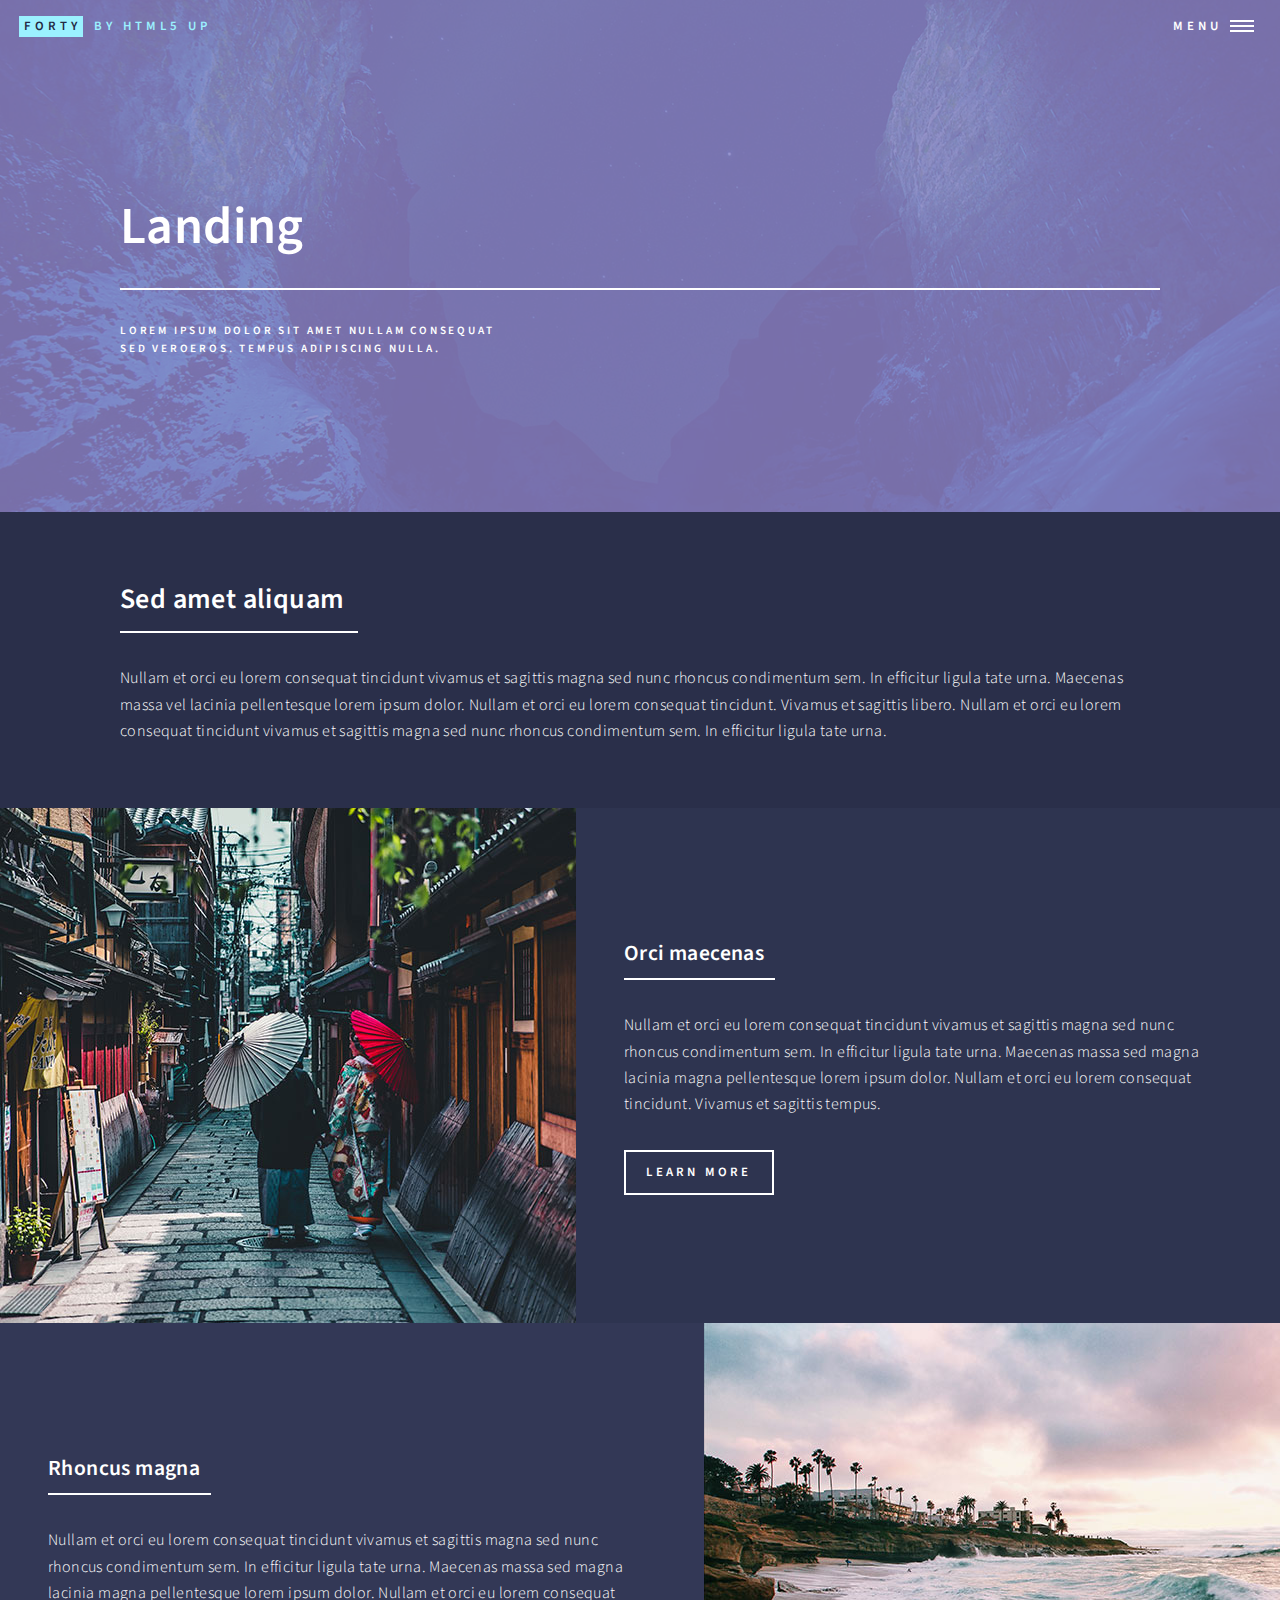
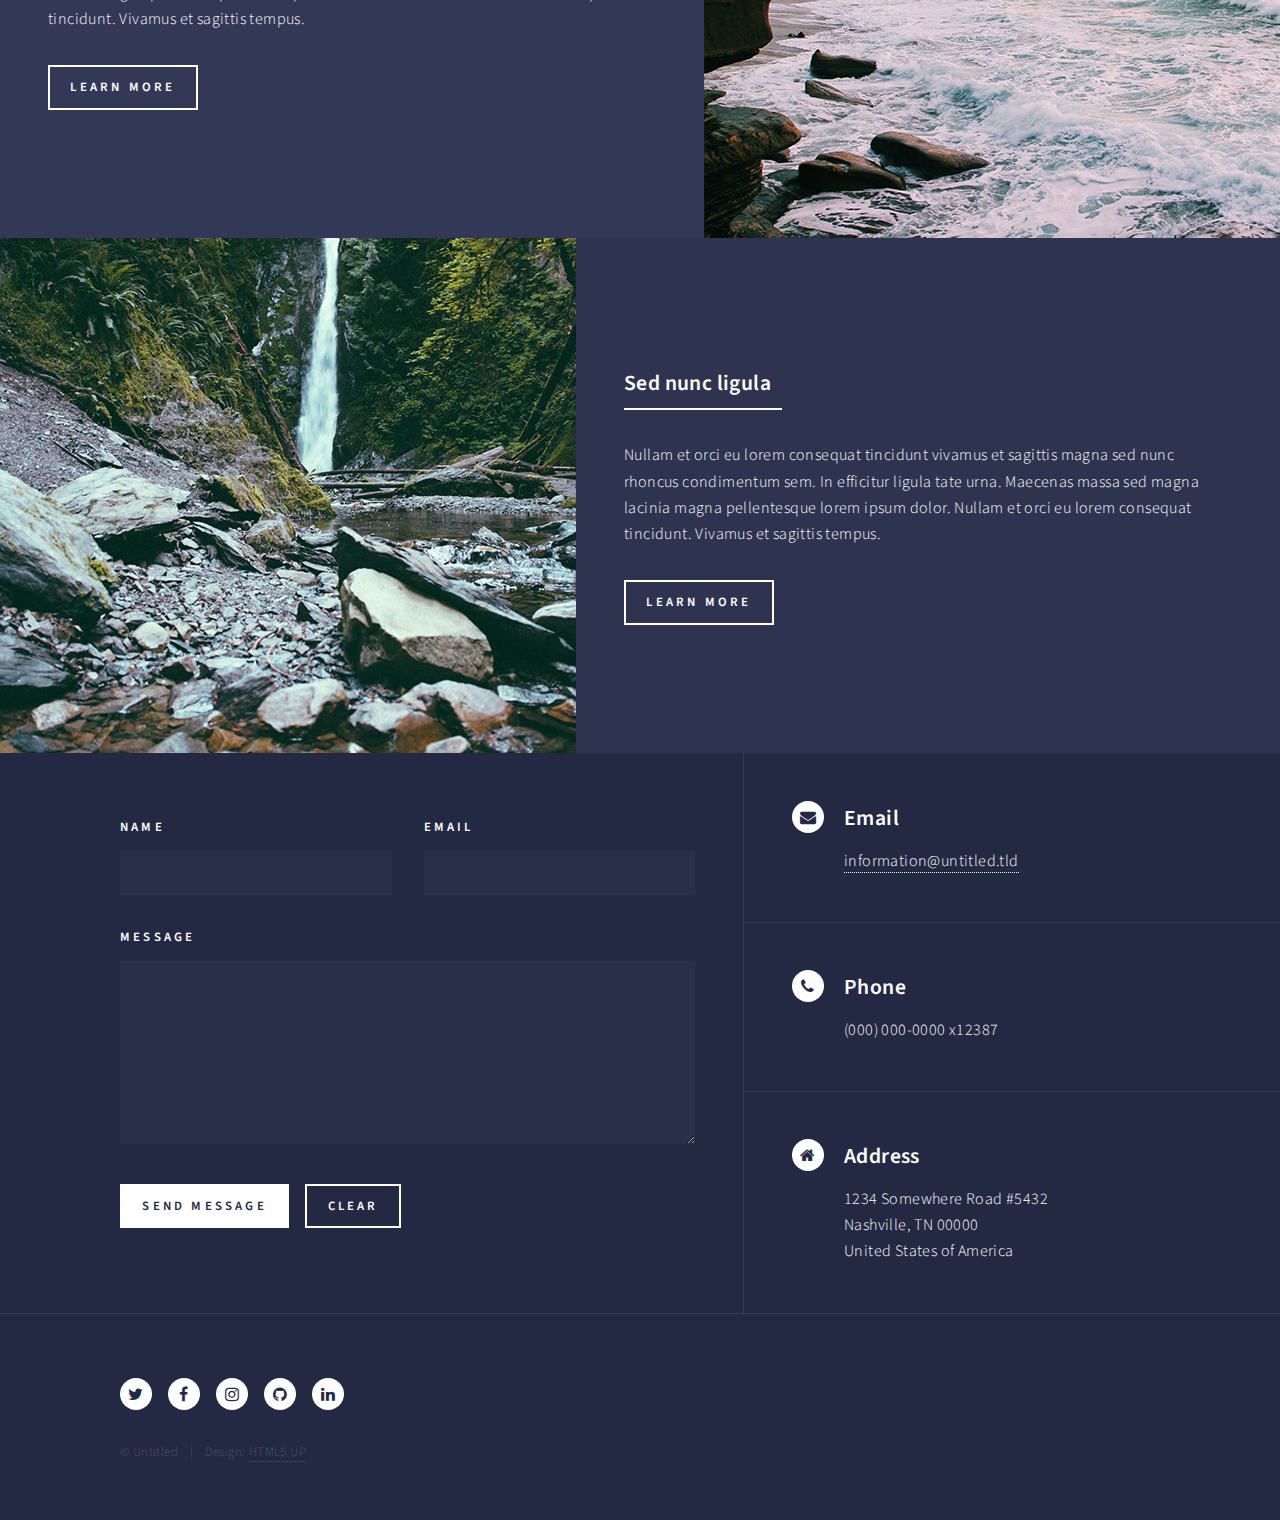
<file: landing/index.html>
<!DOCTYPE html><html><head><meta charSet="utf-8"/><meta http-equiv="x-ua-compatible" content="ie=edge"/><meta name="viewport" content="width=device-width, initial-scale=1, shrink-to-fit=no"/><style data-href="/styles.3dc015f2cf797af3c695.css">@import url(https://fonts.googleapis.com/css?family=Source+Sans+Pro:300,300italic,600,600italic);
/*!
 *  Font Awesome 4.7.0 by @davegandy - http://fontawesome.io - @fontawesome
 *  License - http://fontawesome.io/license (Font: SIL OFL 1.1, CSS: MIT License)
 */@font-face{font-family:FontAwesome;src:url(/static/fontawesome-webfont-674f50d287a8c48dc19ba404d20fe713.eot);src:url(/static/fontawesome-webfont-674f50d287a8c48dc19ba404d20fe713.eot?#iefix&v=4.7.0) format("embedded-opentype"),url(/static/fontawesome-webfont-af7ae505a9eed503f8b8e6982036873e.woff2) format("woff2"),url(/static/fontawesome-webfont-fee66e712a8a08eef5805a46892932ad.woff) format("woff"),url(/static/fontawesome-webfont-b06871f281fee6b241d60582ae9369b9.ttf) format("truetype"),url(/static/fontawesome-webfont-acf3dcb7ff752b5296ca23ba2c7c2606.svg#fontawesomeregular) format("svg");font-weight:400;font-style:normal}.fa{display:inline-block;font:normal normal normal 14px/1 FontAwesome;font-size:inherit;text-rendering:auto;-webkit-font-smoothing:antialiased;-moz-osx-font-smoothing:grayscale}.fa-lg{font-size:1.33333333em;line-height:.75em;vertical-align:-15%}.fa-2x{font-size:2em}.fa-3x{font-size:3em}.fa-4x{font-size:4em}.fa-5x{font-size:5em}.fa-fw{width:1.28571429em;text-align:center}.fa-ul{padding-left:0;margin-left:2.14285714em;list-style-type:none}.fa-ul>li{position:relative}.fa-li{position:absolute;left:-2.14285714em;width:2.14285714em;top:.14285714em;text-align:center}.fa-li.fa-lg{left:-1.85714286em}.fa-border{padding:.2em .25em .15em;border:.08em solid #eee;border-radius:.1em}.fa-pull-left{float:left}.fa-pull-right{float:right}.fa.fa-pull-left{margin-right:.3em}.fa.fa-pull-right{margin-left:.3em}.pull-right{float:right}.pull-left{float:left}.fa.pull-left{margin-right:.3em}.fa.pull-right{margin-left:.3em}.fa-spin{-webkit-animation:fa-spin 2s linear infinite;animation:fa-spin 2s linear infinite}.fa-pulse{-webkit-animation:fa-spin 1s steps(8) infinite;animation:fa-spin 1s steps(8) infinite}@-webkit-keyframes fa-spin{0%{-webkit-transform:rotate(0deg);transform:rotate(0deg)}to{-webkit-transform:rotate(359deg);transform:rotate(359deg)}}@keyframes fa-spin{0%{-webkit-transform:rotate(0deg);transform:rotate(0deg)}to{-webkit-transform:rotate(359deg);transform:rotate(359deg)}}.fa-rotate-90{-ms-filter:"progid:DXImageTransform.Microsoft.BasicImage(rotation=1)";-webkit-transform:rotate(90deg);transform:rotate(90deg)}.fa-rotate-180{-ms-filter:"progid:DXImageTransform.Microsoft.BasicImage(rotation=2)";-webkit-transform:rotate(180deg);transform:rotate(180deg)}.fa-rotate-270{-ms-filter:"progid:DXImageTransform.Microsoft.BasicImage(rotation=3)";-webkit-transform:rotate(270deg);transform:rotate(270deg)}.fa-flip-horizontal{-ms-filter:"progid:DXImageTransform.Microsoft.BasicImage(rotation=0, mirror=1)";-webkit-transform:scaleX(-1);transform:scaleX(-1)}.fa-flip-vertical{-ms-filter:"progid:DXImageTransform.Microsoft.BasicImage(rotation=2, mirror=1)";-webkit-transform:scaleY(-1);transform:scaleY(-1)}:root .fa-flip-horizontal,:root .fa-flip-vertical,:root .fa-rotate-90,:root .fa-rotate-180,:root .fa-rotate-270{-webkit-filter:none;filter:none}.fa-stack{position:relative;display:inline-block;width:2em;height:2em;line-height:2em;vertical-align:middle}.fa-stack-1x,.fa-stack-2x{position:absolute;left:0;width:100%;text-align:center}.fa-stack-1x{line-height:inherit}.fa-stack-2x{font-size:2em}.fa-inverse{color:#fff}.fa-glass:before{content:"\F000"}.fa-music:before{content:"\F001"}.fa-search:before{content:"\F002"}.fa-envelope-o:before{content:"\F003"}.fa-heart:before{content:"\F004"}.fa-star:before{content:"\F005"}.fa-star-o:before{content:"\F006"}.fa-user:before{content:"\F007"}.fa-film:before{content:"\F008"}.fa-th-large:before{content:"\F009"}.fa-th:before{content:"\F00A"}.fa-th-list:before{content:"\F00B"}.fa-check:before{content:"\F00C"}.fa-close:before,.fa-remove:before,.fa-times:before{content:"\F00D"}.fa-search-plus:before{content:"\F00E"}.fa-search-minus:before{content:"\F010"}.fa-power-off:before{content:"\F011"}.fa-signal:before{content:"\F012"}.fa-cog:before,.fa-gear:before{content:"\F013"}.fa-trash-o:before{content:"\F014"}.fa-home:before{content:"\F015"}.fa-file-o:before{content:"\F016"}.fa-clock-o:before{content:"\F017"}.fa-road:before{content:"\F018"}.fa-download:before{content:"\F019"}.fa-arrow-circle-o-down:before{content:"\F01A"}.fa-arrow-circle-o-up:before{content:"\F01B"}.fa-inbox:before{content:"\F01C"}.fa-play-circle-o:before{content:"\F01D"}.fa-repeat:before,.fa-rotate-right:before{content:"\F01E"}.fa-refresh:before{content:"\F021"}.fa-list-alt:before{content:"\F022"}.fa-lock:before{content:"\F023"}.fa-flag:before{content:"\F024"}.fa-headphones:before{content:"\F025"}.fa-volume-off:before{content:"\F026"}.fa-volume-down:before{content:"\F027"}.fa-volume-up:before{content:"\F028"}.fa-qrcode:before{content:"\F029"}.fa-barcode:before{content:"\F02A"}.fa-tag:before{content:"\F02B"}.fa-tags:before{content:"\F02C"}.fa-book:before{content:"\F02D"}.fa-bookmark:before{content:"\F02E"}.fa-print:before{content:"\F02F"}.fa-camera:before{content:"\F030"}.fa-font:before{content:"\F031"}.fa-bold:before{content:"\F032"}.fa-italic:before{content:"\F033"}.fa-text-height:before{content:"\F034"}.fa-text-width:before{content:"\F035"}.fa-align-left:before{content:"\F036"}.fa-align-center:before{content:"\F037"}.fa-align-right:before{content:"\F038"}.fa-align-justify:before{content:"\F039"}.fa-list:before{content:"\F03A"}.fa-dedent:before,.fa-outdent:before{content:"\F03B"}.fa-indent:before{content:"\F03C"}.fa-video-camera:before{content:"\F03D"}.fa-image:before,.fa-photo:before,.fa-picture-o:before{content:"\F03E"}.fa-pencil:before{content:"\F040"}.fa-map-marker:before{content:"\F041"}.fa-adjust:before{content:"\F042"}.fa-tint:before{content:"\F043"}.fa-edit:before,.fa-pencil-square-o:before{content:"\F044"}.fa-share-square-o:before{content:"\F045"}.fa-check-square-o:before{content:"\F046"}.fa-arrows:before{content:"\F047"}.fa-step-backward:before{content:"\F048"}.fa-fast-backward:before{content:"\F049"}.fa-backward:before{content:"\F04A"}.fa-play:before{content:"\F04B"}.fa-pause:before{content:"\F04C"}.fa-stop:before{content:"\F04D"}.fa-forward:before{content:"\F04E"}.fa-fast-forward:before{content:"\F050"}.fa-step-forward:before{content:"\F051"}.fa-eject:before{content:"\F052"}.fa-chevron-left:before{content:"\F053"}.fa-chevron-right:before{content:"\F054"}.fa-plus-circle:before{content:"\F055"}.fa-minus-circle:before{content:"\F056"}.fa-times-circle:before{content:"\F057"}.fa-check-circle:before{content:"\F058"}.fa-question-circle:before{content:"\F059"}.fa-info-circle:before{content:"\F05A"}.fa-crosshairs:before{content:"\F05B"}.fa-times-circle-o:before{content:"\F05C"}.fa-check-circle-o:before{content:"\F05D"}.fa-ban:before{content:"\F05E"}.fa-arrow-left:before{content:"\F060"}.fa-arrow-right:before{content:"\F061"}.fa-arrow-up:before{content:"\F062"}.fa-arrow-down:before{content:"\F063"}.fa-mail-forward:before,.fa-share:before{content:"\F064"}.fa-expand:before{content:"\F065"}.fa-compress:before{content:"\F066"}.fa-plus:before{content:"\F067"}.fa-minus:before{content:"\F068"}.fa-asterisk:before{content:"\F069"}.fa-exclamation-circle:before{content:"\F06A"}.fa-gift:before{content:"\F06B"}.fa-leaf:before{content:"\F06C"}.fa-fire:before{content:"\F06D"}.fa-eye:before{content:"\F06E"}.fa-eye-slash:before{content:"\F070"}.fa-exclamation-triangle:before,.fa-warning:before{content:"\F071"}.fa-plane:before{content:"\F072"}.fa-calendar:before{content:"\F073"}.fa-random:before{content:"\F074"}.fa-comment:before{content:"\F075"}.fa-magnet:before{content:"\F076"}.fa-chevron-up:before{content:"\F077"}.fa-chevron-down:before{content:"\F078"}.fa-retweet:before{content:"\F079"}.fa-shopping-cart:before{content:"\F07A"}.fa-folder:before{content:"\F07B"}.fa-folder-open:before{content:"\F07C"}.fa-arrows-v:before{content:"\F07D"}.fa-arrows-h:before{content:"\F07E"}.fa-bar-chart-o:before,.fa-bar-chart:before{content:"\F080"}.fa-twitter-square:before{content:"\F081"}.fa-facebook-square:before{content:"\F082"}.fa-camera-retro:before{content:"\F083"}.fa-key:before{content:"\F084"}.fa-cogs:before,.fa-gears:before{content:"\F085"}.fa-comments:before{content:"\F086"}.fa-thumbs-o-up:before{content:"\F087"}.fa-thumbs-o-down:before{content:"\F088"}.fa-star-half:before{content:"\F089"}.fa-heart-o:before{content:"\F08A"}.fa-sign-out:before{content:"\F08B"}.fa-linkedin-square:before{content:"\F08C"}.fa-thumb-tack:before{content:"\F08D"}.fa-external-link:before{content:"\F08E"}.fa-sign-in:before{content:"\F090"}.fa-trophy:before{content:"\F091"}.fa-github-square:before{content:"\F092"}.fa-upload:before{content:"\F093"}.fa-lemon-o:before{content:"\F094"}.fa-phone:before{content:"\F095"}.fa-square-o:before{content:"\F096"}.fa-bookmark-o:before{content:"\F097"}.fa-phone-square:before{content:"\F098"}.fa-twitter:before{content:"\F099"}.fa-facebook-f:before,.fa-facebook:before{content:"\F09A"}.fa-github:before{content:"\F09B"}.fa-unlock:before{content:"\F09C"}.fa-credit-card:before{content:"\F09D"}.fa-feed:before,.fa-rss:before{content:"\F09E"}.fa-hdd-o:before{content:"\F0A0"}.fa-bullhorn:before{content:"\F0A1"}.fa-bell:before{content:"\F0F3"}.fa-certificate:before{content:"\F0A3"}.fa-hand-o-right:before{content:"\F0A4"}.fa-hand-o-left:before{content:"\F0A5"}.fa-hand-o-up:before{content:"\F0A6"}.fa-hand-o-down:before{content:"\F0A7"}.fa-arrow-circle-left:before{content:"\F0A8"}.fa-arrow-circle-right:before{content:"\F0A9"}.fa-arrow-circle-up:before{content:"\F0AA"}.fa-arrow-circle-down:before{content:"\F0AB"}.fa-globe:before{content:"\F0AC"}.fa-wrench:before{content:"\F0AD"}.fa-tasks:before{content:"\F0AE"}.fa-filter:before{content:"\F0B0"}.fa-briefcase:before{content:"\F0B1"}.fa-arrows-alt:before{content:"\F0B2"}.fa-group:before,.fa-users:before{content:"\F0C0"}.fa-chain:before,.fa-link:before{content:"\F0C1"}.fa-cloud:before{content:"\F0C2"}.fa-flask:before{content:"\F0C3"}.fa-cut:before,.fa-scissors:before{content:"\F0C4"}.fa-copy:before,.fa-files-o:before{content:"\F0C5"}.fa-paperclip:before{content:"\F0C6"}.fa-floppy-o:before,.fa-save:before{content:"\F0C7"}.fa-square:before{content:"\F0C8"}.fa-bars:before,.fa-navicon:before,.fa-reorder:before{content:"\F0C9"}.fa-list-ul:before{content:"\F0CA"}.fa-list-ol:before{content:"\F0CB"}.fa-strikethrough:before{content:"\F0CC"}.fa-underline:before{content:"\F0CD"}.fa-table:before{content:"\F0CE"}.fa-magic:before{content:"\F0D0"}.fa-truck:before{content:"\F0D1"}.fa-pinterest:before{content:"\F0D2"}.fa-pinterest-square:before{content:"\F0D3"}.fa-google-plus-square:before{content:"\F0D4"}.fa-google-plus:before{content:"\F0D5"}.fa-money:before{content:"\F0D6"}.fa-caret-down:before{content:"\F0D7"}.fa-caret-up:before{content:"\F0D8"}.fa-caret-left:before{content:"\F0D9"}.fa-caret-right:before{content:"\F0DA"}.fa-columns:before{content:"\F0DB"}.fa-sort:before,.fa-unsorted:before{content:"\F0DC"}.fa-sort-desc:before,.fa-sort-down:before{content:"\F0DD"}.fa-sort-asc:before,.fa-sort-up:before{content:"\F0DE"}.fa-envelope:before{content:"\F0E0"}.fa-linkedin:before{content:"\F0E1"}.fa-rotate-left:before,.fa-undo:before{content:"\F0E2"}.fa-gavel:before,.fa-legal:before{content:"\F0E3"}.fa-dashboard:before,.fa-tachometer:before{content:"\F0E4"}.fa-comment-o:before{content:"\F0E5"}.fa-comments-o:before{content:"\F0E6"}.fa-bolt:before,.fa-flash:before{content:"\F0E7"}.fa-sitemap:before{content:"\F0E8"}.fa-umbrella:before{content:"\F0E9"}.fa-clipboard:before,.fa-paste:before{content:"\F0EA"}.fa-lightbulb-o:before{content:"\F0EB"}.fa-exchange:before{content:"\F0EC"}.fa-cloud-download:before{content:"\F0ED"}.fa-cloud-upload:before{content:"\F0EE"}.fa-user-md:before{content:"\F0F0"}.fa-stethoscope:before{content:"\F0F1"}.fa-suitcase:before{content:"\F0F2"}.fa-bell-o:before{content:"\F0A2"}.fa-coffee:before{content:"\F0F4"}.fa-cutlery:before{content:"\F0F5"}.fa-file-text-o:before{content:"\F0F6"}.fa-building-o:before{content:"\F0F7"}.fa-hospital-o:before{content:"\F0F8"}.fa-ambulance:before{content:"\F0F9"}.fa-medkit:before{content:"\F0FA"}.fa-fighter-jet:before{content:"\F0FB"}.fa-beer:before{content:"\F0FC"}.fa-h-square:before{content:"\F0FD"}.fa-plus-square:before{content:"\F0FE"}.fa-angle-double-left:before{content:"\F100"}.fa-angle-double-right:before{content:"\F101"}.fa-angle-double-up:before{content:"\F102"}.fa-angle-double-down:before{content:"\F103"}.fa-angle-left:before{content:"\F104"}.fa-angle-right:before{content:"\F105"}.fa-angle-up:before{content:"\F106"}.fa-angle-down:before{content:"\F107"}.fa-desktop:before{content:"\F108"}.fa-laptop:before{content:"\F109"}.fa-tablet:before{content:"\F10A"}.fa-mobile-phone:before,.fa-mobile:before{content:"\F10B"}.fa-circle-o:before{content:"\F10C"}.fa-quote-left:before{content:"\F10D"}.fa-quote-right:before{content:"\F10E"}.fa-spinner:before{content:"\F110"}.fa-circle:before{content:"\F111"}.fa-mail-reply:before,.fa-reply:before{content:"\F112"}.fa-github-alt:before{content:"\F113"}.fa-folder-o:before{content:"\F114"}.fa-folder-open-o:before{content:"\F115"}.fa-smile-o:before{content:"\F118"}.fa-frown-o:before{content:"\F119"}.fa-meh-o:before{content:"\F11A"}.fa-gamepad:before{content:"\F11B"}.fa-keyboard-o:before{content:"\F11C"}.fa-flag-o:before{content:"\F11D"}.fa-flag-checkered:before{content:"\F11E"}.fa-terminal:before{content:"\F120"}.fa-code:before{content:"\F121"}.fa-mail-reply-all:before,.fa-reply-all:before{content:"\F122"}.fa-star-half-empty:before,.fa-star-half-full:before,.fa-star-half-o:before{content:"\F123"}.fa-location-arrow:before{content:"\F124"}.fa-crop:before{content:"\F125"}.fa-code-fork:before{content:"\F126"}.fa-chain-broken:before,.fa-unlink:before{content:"\F127"}.fa-question:before{content:"\F128"}.fa-info:before{content:"\F129"}.fa-exclamation:before{content:"\F12A"}.fa-superscript:before{content:"\F12B"}.fa-subscript:before{content:"\F12C"}.fa-eraser:before{content:"\F12D"}.fa-puzzle-piece:before{content:"\F12E"}.fa-microphone:before{content:"\F130"}.fa-microphone-slash:before{content:"\F131"}.fa-shield:before{content:"\F132"}.fa-calendar-o:before{content:"\F133"}.fa-fire-extinguisher:before{content:"\F134"}.fa-rocket:before{content:"\F135"}.fa-maxcdn:before{content:"\F136"}.fa-chevron-circle-left:before{content:"\F137"}.fa-chevron-circle-right:before{content:"\F138"}.fa-chevron-circle-up:before{content:"\F139"}.fa-chevron-circle-down:before{content:"\F13A"}.fa-html5:before{content:"\F13B"}.fa-css3:before{content:"\F13C"}.fa-anchor:before{content:"\F13D"}.fa-unlock-alt:before{content:"\F13E"}.fa-bullseye:before{content:"\F140"}.fa-ellipsis-h:before{content:"\F141"}.fa-ellipsis-v:before{content:"\F142"}.fa-rss-square:before{content:"\F143"}.fa-play-circle:before{content:"\F144"}.fa-ticket:before{content:"\F145"}.fa-minus-square:before{content:"\F146"}.fa-minus-square-o:before{content:"\F147"}.fa-level-up:before{content:"\F148"}.fa-level-down:before{content:"\F149"}.fa-check-square:before{content:"\F14A"}.fa-pencil-square:before{content:"\F14B"}.fa-external-link-square:before{content:"\F14C"}.fa-share-square:before{content:"\F14D"}.fa-compass:before{content:"\F14E"}.fa-caret-square-o-down:before,.fa-toggle-down:before{content:"\F150"}.fa-caret-square-o-up:before,.fa-toggle-up:before{content:"\F151"}.fa-caret-square-o-right:before,.fa-toggle-right:before{content:"\F152"}.fa-eur:before,.fa-euro:before{content:"\F153"}.fa-gbp:before{content:"\F154"}.fa-dollar:before,.fa-usd:before{content:"\F155"}.fa-inr:before,.fa-rupee:before{content:"\F156"}.fa-cny:before,.fa-jpy:before,.fa-rmb:before,.fa-yen:before{content:"\F157"}.fa-rouble:before,.fa-rub:before,.fa-ruble:before{content:"\F158"}.fa-krw:before,.fa-won:before{content:"\F159"}.fa-bitcoin:before,.fa-btc:before{content:"\F15A"}.fa-file:before{content:"\F15B"}.fa-file-text:before{content:"\F15C"}.fa-sort-alpha-asc:before{content:"\F15D"}.fa-sort-alpha-desc:before{content:"\F15E"}.fa-sort-amount-asc:before{content:"\F160"}.fa-sort-amount-desc:before{content:"\F161"}.fa-sort-numeric-asc:before{content:"\F162"}.fa-sort-numeric-desc:before{content:"\F163"}.fa-thumbs-up:before{content:"\F164"}.fa-thumbs-down:before{content:"\F165"}.fa-youtube-square:before{content:"\F166"}.fa-youtube:before{content:"\F167"}.fa-xing:before{content:"\F168"}.fa-xing-square:before{content:"\F169"}.fa-youtube-play:before{content:"\F16A"}.fa-dropbox:before{content:"\F16B"}.fa-stack-overflow:before{content:"\F16C"}.fa-instagram:before{content:"\F16D"}.fa-flickr:before{content:"\F16E"}.fa-adn:before{content:"\F170"}.fa-bitbucket:before{content:"\F171"}.fa-bitbucket-square:before{content:"\F172"}.fa-tumblr:before{content:"\F173"}.fa-tumblr-square:before{content:"\F174"}.fa-long-arrow-down:before{content:"\F175"}.fa-long-arrow-up:before{content:"\F176"}.fa-long-arrow-left:before{content:"\F177"}.fa-long-arrow-right:before{content:"\F178"}.fa-apple:before{content:"\F179"}.fa-windows:before{content:"\F17A"}.fa-android:before{content:"\F17B"}.fa-linux:before{content:"\F17C"}.fa-dribbble:before{content:"\F17D"}.fa-skype:before{content:"\F17E"}.fa-foursquare:before{content:"\F180"}.fa-trello:before{content:"\F181"}.fa-female:before{content:"\F182"}.fa-male:before{content:"\F183"}.fa-gittip:before,.fa-gratipay:before{content:"\F184"}.fa-sun-o:before{content:"\F185"}.fa-moon-o:before{content:"\F186"}.fa-archive:before{content:"\F187"}.fa-bug:before{content:"\F188"}.fa-vk:before{content:"\F189"}.fa-weibo:before{content:"\F18A"}.fa-renren:before{content:"\F18B"}.fa-pagelines:before{content:"\F18C"}.fa-stack-exchange:before{content:"\F18D"}.fa-arrow-circle-o-right:before{content:"\F18E"}.fa-arrow-circle-o-left:before{content:"\F190"}.fa-caret-square-o-left:before,.fa-toggle-left:before{content:"\F191"}.fa-dot-circle-o:before{content:"\F192"}.fa-wheelchair:before{content:"\F193"}.fa-vimeo-square:before{content:"\F194"}.fa-try:before,.fa-turkish-lira:before{content:"\F195"}.fa-plus-square-o:before{content:"\F196"}.fa-space-shuttle:before{content:"\F197"}.fa-slack:before{content:"\F198"}.fa-envelope-square:before{content:"\F199"}.fa-wordpress:before{content:"\F19A"}.fa-openid:before{content:"\F19B"}.fa-bank:before,.fa-institution:before,.fa-university:before{content:"\F19C"}.fa-graduation-cap:before,.fa-mortar-board:before{content:"\F19D"}.fa-yahoo:before{content:"\F19E"}.fa-google:before{content:"\F1A0"}.fa-reddit:before{content:"\F1A1"}.fa-reddit-square:before{content:"\F1A2"}.fa-stumbleupon-circle:before{content:"\F1A3"}.fa-stumbleupon:before{content:"\F1A4"}.fa-delicious:before{content:"\F1A5"}.fa-digg:before{content:"\F1A6"}.fa-pied-piper-pp:before{content:"\F1A7"}.fa-pied-piper-alt:before{content:"\F1A8"}.fa-drupal:before{content:"\F1A9"}.fa-joomla:before{content:"\F1AA"}.fa-language:before{content:"\F1AB"}.fa-fax:before{content:"\F1AC"}.fa-building:before{content:"\F1AD"}.fa-child:before{content:"\F1AE"}.fa-paw:before{content:"\F1B0"}.fa-spoon:before{content:"\F1B1"}.fa-cube:before{content:"\F1B2"}.fa-cubes:before{content:"\F1B3"}.fa-behance:before{content:"\F1B4"}.fa-behance-square:before{content:"\F1B5"}.fa-steam:before{content:"\F1B6"}.fa-steam-square:before{content:"\F1B7"}.fa-recycle:before{content:"\F1B8"}.fa-automobile:before,.fa-car:before{content:"\F1B9"}.fa-cab:before,.fa-taxi:before{content:"\F1BA"}.fa-tree:before{content:"\F1BB"}.fa-spotify:before{content:"\F1BC"}.fa-deviantart:before{content:"\F1BD"}.fa-soundcloud:before{content:"\F1BE"}.fa-database:before{content:"\F1C0"}.fa-file-pdf-o:before{content:"\F1C1"}.fa-file-word-o:before{content:"\F1C2"}.fa-file-excel-o:before{content:"\F1C3"}.fa-file-powerpoint-o:before{content:"\F1C4"}.fa-file-image-o:before,.fa-file-photo-o:before,.fa-file-picture-o:before{content:"\F1C5"}.fa-file-archive-o:before,.fa-file-zip-o:before{content:"\F1C6"}.fa-file-audio-o:before,.fa-file-sound-o:before{content:"\F1C7"}.fa-file-movie-o:before,.fa-file-video-o:before{content:"\F1C8"}.fa-file-code-o:before{content:"\F1C9"}.fa-vine:before{content:"\F1CA"}.fa-codepen:before{content:"\F1CB"}.fa-jsfiddle:before{content:"\F1CC"}.fa-life-bouy:before,.fa-life-buoy:before,.fa-life-ring:before,.fa-life-saver:before,.fa-support:before{content:"\F1CD"}.fa-circle-o-notch:before{content:"\F1CE"}.fa-ra:before,.fa-rebel:before,.fa-resistance:before{content:"\F1D0"}.fa-empire:before,.fa-ge:before{content:"\F1D1"}.fa-git-square:before{content:"\F1D2"}.fa-git:before{content:"\F1D3"}.fa-hacker-news:before,.fa-y-combinator-square:before,.fa-yc-square:before{content:"\F1D4"}.fa-tencent-weibo:before{content:"\F1D5"}.fa-qq:before{content:"\F1D6"}.fa-wechat:before,.fa-weixin:before{content:"\F1D7"}.fa-paper-plane:before,.fa-send:before{content:"\F1D8"}.fa-paper-plane-o:before,.fa-send-o:before{content:"\F1D9"}.fa-history:before{content:"\F1DA"}.fa-circle-thin:before{content:"\F1DB"}.fa-header:before{content:"\F1DC"}.fa-paragraph:before{content:"\F1DD"}.fa-sliders:before{content:"\F1DE"}.fa-share-alt:before{content:"\F1E0"}.fa-share-alt-square:before{content:"\F1E1"}.fa-bomb:before{content:"\F1E2"}.fa-futbol-o:before,.fa-soccer-ball-o:before{content:"\F1E3"}.fa-tty:before{content:"\F1E4"}.fa-binoculars:before{content:"\F1E5"}.fa-plug:before{content:"\F1E6"}.fa-slideshare:before{content:"\F1E7"}.fa-twitch:before{content:"\F1E8"}.fa-yelp:before{content:"\F1E9"}.fa-newspaper-o:before{content:"\F1EA"}.fa-wifi:before{content:"\F1EB"}.fa-calculator:before{content:"\F1EC"}.fa-paypal:before{content:"\F1ED"}.fa-google-wallet:before{content:"\F1EE"}.fa-cc-visa:before{content:"\F1F0"}.fa-cc-mastercard:before{content:"\F1F1"}.fa-cc-discover:before{content:"\F1F2"}.fa-cc-amex:before{content:"\F1F3"}.fa-cc-paypal:before{content:"\F1F4"}.fa-cc-stripe:before{content:"\F1F5"}.fa-bell-slash:before{content:"\F1F6"}.fa-bell-slash-o:before{content:"\F1F7"}.fa-trash:before{content:"\F1F8"}.fa-copyright:before{content:"\F1F9"}.fa-at:before{content:"\F1FA"}.fa-eyedropper:before{content:"\F1FB"}.fa-paint-brush:before{content:"\F1FC"}.fa-birthday-cake:before{content:"\F1FD"}.fa-area-chart:before{content:"\F1FE"}.fa-pie-chart:before{content:"\F200"}.fa-line-chart:before{content:"\F201"}.fa-lastfm:before{content:"\F202"}.fa-lastfm-square:before{content:"\F203"}.fa-toggle-off:before{content:"\F204"}.fa-toggle-on:before{content:"\F205"}.fa-bicycle:before{content:"\F206"}.fa-bus:before{content:"\F207"}.fa-ioxhost:before{content:"\F208"}.fa-angellist:before{content:"\F209"}.fa-cc:before{content:"\F20A"}.fa-ils:before,.fa-shekel:before,.fa-sheqel:before{content:"\F20B"}.fa-meanpath:before{content:"\F20C"}.fa-buysellads:before{content:"\F20D"}.fa-connectdevelop:before{content:"\F20E"}.fa-dashcube:before{content:"\F210"}.fa-forumbee:before{content:"\F211"}.fa-leanpub:before{content:"\F212"}.fa-sellsy:before{content:"\F213"}.fa-shirtsinbulk:before{content:"\F214"}.fa-simplybuilt:before{content:"\F215"}.fa-skyatlas:before{content:"\F216"}.fa-cart-plus:before{content:"\F217"}.fa-cart-arrow-down:before{content:"\F218"}.fa-diamond:before{content:"\F219"}.fa-ship:before{content:"\F21A"}.fa-user-secret:before{content:"\F21B"}.fa-motorcycle:before{content:"\F21C"}.fa-street-view:before{content:"\F21D"}.fa-heartbeat:before{content:"\F21E"}.fa-venus:before{content:"\F221"}.fa-mars:before{content:"\F222"}.fa-mercury:before{content:"\F223"}.fa-intersex:before,.fa-transgender:before{content:"\F224"}.fa-transgender-alt:before{content:"\F225"}.fa-venus-double:before{content:"\F226"}.fa-mars-double:before{content:"\F227"}.fa-venus-mars:before{content:"\F228"}.fa-mars-stroke:before{content:"\F229"}.fa-mars-stroke-v:before{content:"\F22A"}.fa-mars-stroke-h:before{content:"\F22B"}.fa-neuter:before{content:"\F22C"}.fa-genderless:before{content:"\F22D"}.fa-facebook-official:before{content:"\F230"}.fa-pinterest-p:before{content:"\F231"}.fa-whatsapp:before{content:"\F232"}.fa-server:before{content:"\F233"}.fa-user-plus:before{content:"\F234"}.fa-user-times:before{content:"\F235"}.fa-bed:before,.fa-hotel:before{content:"\F236"}.fa-viacoin:before{content:"\F237"}.fa-train:before{content:"\F238"}.fa-subway:before{content:"\F239"}.fa-medium:before{content:"\F23A"}.fa-y-combinator:before,.fa-yc:before{content:"\F23B"}.fa-optin-monster:before{content:"\F23C"}.fa-opencart:before{content:"\F23D"}.fa-expeditedssl:before{content:"\F23E"}.fa-battery-4:before,.fa-battery-full:before,.fa-battery:before{content:"\F240"}.fa-battery-3:before,.fa-battery-three-quarters:before{content:"\F241"}.fa-battery-2:before,.fa-battery-half:before{content:"\F242"}.fa-battery-1:before,.fa-battery-quarter:before{content:"\F243"}.fa-battery-0:before,.fa-battery-empty:before{content:"\F244"}.fa-mouse-pointer:before{content:"\F245"}.fa-i-cursor:before{content:"\F246"}.fa-object-group:before{content:"\F247"}.fa-object-ungroup:before{content:"\F248"}.fa-sticky-note:before{content:"\F249"}.fa-sticky-note-o:before{content:"\F24A"}.fa-cc-jcb:before{content:"\F24B"}.fa-cc-diners-club:before{content:"\F24C"}.fa-clone:before{content:"\F24D"}.fa-balance-scale:before{content:"\F24E"}.fa-hourglass-o:before{content:"\F250"}.fa-hourglass-1:before,.fa-hourglass-start:before{content:"\F251"}.fa-hourglass-2:before,.fa-hourglass-half:before{content:"\F252"}.fa-hourglass-3:before,.fa-hourglass-end:before{content:"\F253"}.fa-hourglass:before{content:"\F254"}.fa-hand-grab-o:before,.fa-hand-rock-o:before{content:"\F255"}.fa-hand-paper-o:before,.fa-hand-stop-o:before{content:"\F256"}.fa-hand-scissors-o:before{content:"\F257"}.fa-hand-lizard-o:before{content:"\F258"}.fa-hand-spock-o:before{content:"\F259"}.fa-hand-pointer-o:before{content:"\F25A"}.fa-hand-peace-o:before{content:"\F25B"}.fa-trademark:before{content:"\F25C"}.fa-registered:before{content:"\F25D"}.fa-creative-commons:before{content:"\F25E"}.fa-gg:before{content:"\F260"}.fa-gg-circle:before{content:"\F261"}.fa-tripadvisor:before{content:"\F262"}.fa-odnoklassniki:before{content:"\F263"}.fa-odnoklassniki-square:before{content:"\F264"}.fa-get-pocket:before{content:"\F265"}.fa-wikipedia-w:before{content:"\F266"}.fa-safari:before{content:"\F267"}.fa-chrome:before{content:"\F268"}.fa-firefox:before{content:"\F269"}.fa-opera:before{content:"\F26A"}.fa-internet-explorer:before{content:"\F26B"}.fa-television:before,.fa-tv:before{content:"\F26C"}.fa-contao:before{content:"\F26D"}.fa-500px:before{content:"\F26E"}.fa-amazon:before{content:"\F270"}.fa-calendar-plus-o:before{content:"\F271"}.fa-calendar-minus-o:before{content:"\F272"}.fa-calendar-times-o:before{content:"\F273"}.fa-calendar-check-o:before{content:"\F274"}.fa-industry:before{content:"\F275"}.fa-map-pin:before{content:"\F276"}.fa-map-signs:before{content:"\F277"}.fa-map-o:before{content:"\F278"}.fa-map:before{content:"\F279"}.fa-commenting:before{content:"\F27A"}.fa-commenting-o:before{content:"\F27B"}.fa-houzz:before{content:"\F27C"}.fa-vimeo:before{content:"\F27D"}.fa-black-tie:before{content:"\F27E"}.fa-fonticons:before{content:"\F280"}.fa-reddit-alien:before{content:"\F281"}.fa-edge:before{content:"\F282"}.fa-credit-card-alt:before{content:"\F283"}.fa-codiepie:before{content:"\F284"}.fa-modx:before{content:"\F285"}.fa-fort-awesome:before{content:"\F286"}.fa-usb:before{content:"\F287"}.fa-product-hunt:before{content:"\F288"}.fa-mixcloud:before{content:"\F289"}.fa-scribd:before{content:"\F28A"}.fa-pause-circle:before{content:"\F28B"}.fa-pause-circle-o:before{content:"\F28C"}.fa-stop-circle:before{content:"\F28D"}.fa-stop-circle-o:before{content:"\F28E"}.fa-shopping-bag:before{content:"\F290"}.fa-shopping-basket:before{content:"\F291"}.fa-hashtag:before{content:"\F292"}.fa-bluetooth:before{content:"\F293"}.fa-bluetooth-b:before{content:"\F294"}.fa-percent:before{content:"\F295"}.fa-gitlab:before{content:"\F296"}.fa-wpbeginner:before{content:"\F297"}.fa-wpforms:before{content:"\F298"}.fa-envira:before{content:"\F299"}.fa-universal-access:before{content:"\F29A"}.fa-wheelchair-alt:before{content:"\F29B"}.fa-question-circle-o:before{content:"\F29C"}.fa-blind:before{content:"\F29D"}.fa-audio-description:before{content:"\F29E"}.fa-volume-control-phone:before{content:"\F2A0"}.fa-braille:before{content:"\F2A1"}.fa-assistive-listening-systems:before{content:"\F2A2"}.fa-american-sign-language-interpreting:before,.fa-asl-interpreting:before{content:"\F2A3"}.fa-deaf:before,.fa-deafness:before,.fa-hard-of-hearing:before{content:"\F2A4"}.fa-glide:before{content:"\F2A5"}.fa-glide-g:before{content:"\F2A6"}.fa-sign-language:before,.fa-signing:before{content:"\F2A7"}.fa-low-vision:before{content:"\F2A8"}.fa-viadeo:before{content:"\F2A9"}.fa-viadeo-square:before{content:"\F2AA"}.fa-snapchat:before{content:"\F2AB"}.fa-snapchat-ghost:before{content:"\F2AC"}.fa-snapchat-square:before{content:"\F2AD"}.fa-pied-piper:before{content:"\F2AE"}.fa-first-order:before{content:"\F2B0"}.fa-yoast:before{content:"\F2B1"}.fa-themeisle:before{content:"\F2B2"}.fa-google-plus-circle:before,.fa-google-plus-official:before{content:"\F2B3"}.fa-fa:before,.fa-font-awesome:before{content:"\F2B4"}.fa-handshake-o:before{content:"\F2B5"}.fa-envelope-open:before{content:"\F2B6"}.fa-envelope-open-o:before{content:"\F2B7"}.fa-linode:before{content:"\F2B8"}.fa-address-book:before{content:"\F2B9"}.fa-address-book-o:before{content:"\F2BA"}.fa-address-card:before,.fa-vcard:before{content:"\F2BB"}.fa-address-card-o:before,.fa-vcard-o:before{content:"\F2BC"}.fa-user-circle:before{content:"\F2BD"}.fa-user-circle-o:before{content:"\F2BE"}.fa-user-o:before{content:"\F2C0"}.fa-id-badge:before{content:"\F2C1"}.fa-drivers-license:before,.fa-id-card:before{content:"\F2C2"}.fa-drivers-license-o:before,.fa-id-card-o:before{content:"\F2C3"}.fa-quora:before{content:"\F2C4"}.fa-free-code-camp:before{content:"\F2C5"}.fa-telegram:before{content:"\F2C6"}.fa-thermometer-4:before,.fa-thermometer-full:before,.fa-thermometer:before{content:"\F2C7"}.fa-thermometer-3:before,.fa-thermometer-three-quarters:before{content:"\F2C8"}.fa-thermometer-2:before,.fa-thermometer-half:before{content:"\F2C9"}.fa-thermometer-1:before,.fa-thermometer-quarter:before{content:"\F2CA"}.fa-thermometer-0:before,.fa-thermometer-empty:before{content:"\F2CB"}.fa-shower:before{content:"\F2CC"}.fa-bath:before,.fa-bathtub:before,.fa-s15:before{content:"\F2CD"}.fa-podcast:before{content:"\F2CE"}.fa-window-maximize:before{content:"\F2D0"}.fa-window-minimize:before{content:"\F2D1"}.fa-window-restore:before{content:"\F2D2"}.fa-times-rectangle:before,.fa-window-close:before{content:"\F2D3"}.fa-times-rectangle-o:before,.fa-window-close-o:before{content:"\F2D4"}.fa-bandcamp:before{content:"\F2D5"}.fa-grav:before{content:"\F2D6"}.fa-etsy:before{content:"\F2D7"}.fa-imdb:before{content:"\F2D8"}.fa-ravelry:before{content:"\F2D9"}.fa-eercast:before{content:"\F2DA"}.fa-microchip:before{content:"\F2DB"}.fa-snowflake-o:before{content:"\F2DC"}.fa-superpowers:before{content:"\F2DD"}.fa-wpexplorer:before{content:"\F2DE"}.fa-meetup:before{content:"\F2E0"}.sr-only{position:absolute;width:1px;height:1px;padding:0;margin:-1px;overflow:hidden;clip:rect(0,0,0,0);border:0}.sr-only-focusable:active,.sr-only-focusable:focus{position:static;width:auto;height:auto;margin:0;overflow:visible;clip:auto}.mb-5{margin-bottom:2em}@media screen and (min-width:981px){.grid-wrapper{display:grid;grid-gap:0 2.25em;grid-template-columns:repeat(12,1fr);margin:0 auto;width:100%}.col-1{grid-column:span 1}.col-2{grid-column:span 2}.col-3{grid-column:span 3}.col-4{grid-column:span 4}.col-5{grid-column:span 5}.col-6{grid-column:span 6}.col-7{grid-column:span 7}.col-8{grid-column:span 8}.col-9{grid-column:span 9}.col-10{grid-column:span 10}.col-11{grid-column:span 11}.col-12{grid-column:span 12}}a,abbr,acronym,address,applet,article,aside,audio,b,big,blockquote,body,canvas,caption,center,cite,code,dd,del,details,dfn,div,dl,dt,em,embed,fieldset,figcaption,figure,footer,form,h1,h2,h3,h4,h5,h6,header,hgroup,html,i,iframe,img,ins,kbd,label,legend,li,mark,menu,nav,object,ol,output,p,pre,q,ruby,s,samp,section,small,span,strike,strong,sub,summary,sup,table,tbody,td,tfoot,th,thead,time,tr,tt,u,ul,var,video{margin:0;padding:0;border:0;font-size:100%;font:inherit;vertical-align:baseline}article,aside,details,figcaption,figure,footer,header,hgroup,menu,nav,section{display:block}body{line-height:1}ol,ul{list-style:none}blockquote,q{quotes:none}blockquote:after,blockquote:before,q:after,q:before{content:"";content:none}table{border-collapse:collapse;border-spacing:0}body{-webkit-text-size-adjust:none}*,:after,:before{box-sizing:border-box}@-ms-viewport{width:device-width}body{-ms-overflow-style:scrollbar}@media screen and (max-width:480px){body,html{min-width:320px}}body{background:#242943}body.is-loading *,body.is-loading :after,body.is-loading :before{-webkit-animation:none!important;animation:none!important;-webkit-transition:none!important;transition:none!important}body,input,select,textarea{color:#fff;font-family:Source Sans Pro,Helvetica,sans-serif;font-size:17pt;font-weight:300;letter-spacing:.025em;line-height:1.65}@media screen and (max-width:1680px){body,input,select,textarea{font-size:14pt}}@media screen and (max-width:1280px){body,input,select,textarea{font-size:12pt}}@media screen and (max-width:360px){body,input,select,textarea{font-size:11pt}}a{-webkit-transition:color .2s ease-in-out,border-bottom-color .2s ease-in-out;transition:color .2s ease-in-out,border-bottom-color .2s ease-in-out;border-bottom:1px dotted;color:inherit;text-decoration:none}a:hover{border-bottom-color:transparent;color:#9bf1ff!important}a:active{color:#53e3fb!important}b,strong{color:#fff;font-weight:600}em,i{font-style:italic}p{margin:0 0 2em}h1,h2,h3,h4,h5,h6{color:#fff;font-weight:600;line-height:1.65;margin:0 0 1em}h1 a,h2 a,h3 a,h4 a,h5 a,h6 a{color:inherit;border-bottom:0}h1{font-size:2.5em}h2{font-size:1.75em}h3{font-size:1.35em}h4{font-size:1.1em}h5{font-size:.9em}h6{font-size:.7em}@media screen and (max-width:736px){h1{font-size:2em}h2{font-size:1.5em}h3{font-size:1.25em}}sub{top:.5em}sub,sup{font-size:.8em;position:relative}sup{top:-.5em}blockquote{border-left:4px solid rgba(212,212,255,.1);font-style:italic;margin:0 0 2em;padding:.5em 0 .5em 2em}code{background:rgba(212,212,255,.035);margin:0 .25em;padding:.25em .65em}code,pre{font-family:Courier New,monospace;font-size:.9em}pre{-webkit-overflow-scrolling:touch;margin:0 0 2em}pre code{display:block;line-height:1.75;padding:1em 1.5em;overflow-x:auto}hr{border:0;border-bottom:1px solid rgba(212,212,255,.1);margin:2em 0}hr.major{margin:3em 0}.align-left{text-align:left}.align-center{text-align:center}.align-right{text-align:right}article.special,section.special{text-align:center}header.major{width:-webkit-max-content;width:-ms-max-content;width:max-content;margin-bottom:2em}header.major>:first-child{margin-bottom:0;width:calc(100% + .5em)}header.major>:first-child:after{content:"";background-color:#fff;display:block;height:2px;margin:.325em 0 .5em;width:100%}header.major>p{font-size:.7em;font-weight:600;letter-spacing:.25em;margin-bottom:0;text-transform:uppercase}body.is-ie header.major>:first-child:after{max-width:9em}body.is-ie header.major>h1:after{max-width:100%!important}@media screen and (max-width:736px){header.major>p br{display:none}}form,form .field{margin:0 0 2em}form .field.half{width:50%;float:left;padding:0 0 0 1em}form .field.half.first{padding:0 1em 0 0}form>.actions{margin:2.5em 0 0!important}@media screen and (max-width:736px){form .field{margin:0 0 1.5em}form .field.half{padding:0 0 0 .75em}form .field.half.first{padding:0 .75em 0 0}form>.actions{margin:2em 0 0!important}}@media screen and (max-width:480px){form .field.half{width:100%;float:none;padding:0}form .field.half.first{padding:0}}label{color:#fff;display:block;font-size:.8em;font-weight:600;letter-spacing:.25em;margin:0 0 1em;text-transform:uppercase}input[type=email],input[type=password],input[type=search],input[type=tel],input[type=text],input[type=url],select,textarea{-moz-appearance:none;-webkit-appearance:none;-ms-appearance:none;appearance:none;background:rgba(212,212,255,.035);border:none;border-radius:0;color:inherit;display:block;outline:0;padding:0 1em;text-decoration:none;width:100%;resize:vertical}input[type=email]:invalid,input[type=password]:invalid,input[type=search]:invalid,input[type=tel]:invalid,input[type=text]:invalid,input[type=url]:invalid,select:invalid,textarea:invalid{box-shadow:none}input[type=email]:focus,input[type=password]:focus,input[type=search]:focus,input[type=tel]:focus,input[type=text]:focus,input[type=url]:focus,select:focus,textarea:focus{border-color:#9bf1ff;box-shadow:0 0 0 2px #9bf1ff}.select-wrapper{text-decoration:none;display:block;position:relative}.select-wrapper:before{-moz-osx-font-smoothing:grayscale;-webkit-font-smoothing:antialiased;font-family:FontAwesome;font-style:normal;font-weight:400;text-transform:none!important;color:rgba(212,212,255,.1);content:"\F078";display:block;height:2.75em;line-height:2.75em;pointer-events:none;position:absolute;right:0;text-align:center;top:0;width:2.75em}.select-wrapper select::-ms-expand{display:none}input[type=email],input[type=password],input[type=search],input[type=tel],input[type=text],input[type=url],select{height:2.75em}textarea{padding:.75em 1em}input[type=checkbox],input[type=radio]{-moz-appearance:none;-webkit-appearance:none;-ms-appearance:none;appearance:none;display:block;float:left;margin-right:-2em;opacity:0;width:1em;z-index:-1}input[type=checkbox]+label,input[type=radio]+label{text-decoration:none;color:#fff;cursor:pointer;display:inline-block;font-weight:300;padding-left:2.65em;padding-right:.75em;position:relative}input[type=checkbox]+label:before,input[type=radio]+label:before{-moz-osx-font-smoothing:grayscale;-webkit-font-smoothing:antialiased;font-family:FontAwesome;font-style:normal;font-weight:400;text-transform:none!important;background:rgba(212,212,255,.035);content:"";display:inline-block;height:1.65em;left:0;letter-spacing:0;line-height:1.58125em;position:absolute;text-align:center;top:0;width:1.65em}input[type=checkbox]:checked+label:before,input[type=radio]:checked+label:before{background:#fff;border-color:#9bf1ff;content:"\F00C";color:#242943}input[type=checkbox]:focus+label:before,input[type=radio]:focus+label:before{box-shadow:0 0 0 2px #9bf1ff}input[type=radio]+label:before{border-radius:100%}::-webkit-input-placeholder{color:rgba(244,244,255,.2)!important;opacity:1}:-moz-placeholder,::-moz-placeholder{color:rgba(244,244,255,.2)!important;opacity:1}:-ms-input-placeholder{color:rgba(244,244,255,.2)!important;opacity:1}.formerize-placeholder{color:rgba(244,244,255,.2)!important;opacity:1}.box{border:1px solid rgba(212,212,255,.1);margin-bottom:2em;padding:1.5em}.box>:last-child,.box>:last-child>:last-child,.box>:last-child>:last-child>:last-child{margin-bottom:0}.box.alt{border:0;border-radius:0;padding:0}.icon{text-decoration:none;border-bottom:none;position:relative}.icon:before{-moz-osx-font-smoothing:grayscale;-webkit-font-smoothing:antialiased;font-family:FontAwesome;font-style:normal;font-weight:400;text-transform:none!important}.icon>.label{display:none}.icon.alt:before{background-color:#fff;border-radius:100%;color:#242943;display:inline-block;height:2em;line-height:2em;text-align:center;width:2em}a.icon.alt:before{-webkit-transition:background-color .2s ease-in-out;transition:background-color .2s ease-in-out}a.icon.alt:hover:before{background-color:#6fc3df}a.icon.alt:active:before{background-color:#37a6cb}.image{border:0;display:inline-block;position:relative}.image img{display:block}.image.left,.image.right{max-width:30%}.image.left img,.image.right img{width:100%}.image.left{float:left;margin:0 1.5em 1.25em 0;top:.25em}.image.right{float:right;margin:0 0 1.25em 1.5em;top:.25em}.image.fit{display:block;margin:0 0 2em;width:100%}.image.fit img{width:100%}.image.main{display:block;margin:2.5em 0;width:100%}.image.main img{width:100%}@media screen and (max-width:736px){.image.main{margin:1.5em 0}}ol{list-style:decimal;margin:0 0 2em;padding-left:1.25em}ol li{padding-left:.25em}ul{list-style:disc;margin:0 0 2em;padding-left:1em}ul li{padding-left:.5em}ul.alt{list-style:none;padding-left:0}ul.alt li{border-top:1px solid rgba(212,212,255,.1);padding:.5em 0}ul.alt li:first-child{border-top:0;padding-top:0}ul.icons{cursor:default;list-style:none;padding-left:0}ul.icons li{display:inline-block;padding:0 1em 0 0}ul.icons li:last-child{padding-right:0}@media screen and (max-width:736px){ul.icons li{padding:0 .75em 0 0}}ul.actions{cursor:default;list-style:none;padding-left:0}ul.actions li{display:inline-block;padding:0 1em 0 0;vertical-align:middle}ul.actions li:last-child{padding-right:0}ul.actions.small li{padding:0 1em 0 0}ul.actions.vertical li{display:block;padding:1em 0 0}ul.actions.vertical li:first-child{padding-top:0}ul.actions.vertical li>*{margin-bottom:0}ul.actions.vertical.small li:first-child{padding-top:0}ul.actions.fit{display:table;margin-left:-1em;padding:0;table-layout:fixed;width:calc(100% + 1em)}ul.actions.fit li{display:table-cell;padding:0 0 0 1em}ul.actions.fit li>*{margin-bottom:0}ul.actions.fit.small{margin-left:-1em;width:calc(100% + 1em)}ul.actions.fit.small li{padding:0 0 0 1em}ul.pagination{cursor:default;list-style:none;padding-left:0}ul.pagination li{display:inline-block;padding-left:0;vertical-align:middle}ul.pagination li>.page{-webkit-transition:background-color .2s ease-in-out,color .2s ease-in-out;transition:background-color .2s ease-in-out,color .2s ease-in-out;border-bottom:0;display:inline-block;font-size:.8em;font-weight:600;height:1.5em;line-height:1.5em;margin:0 .125em;min-width:1.5em;padding:0 .5em;text-align:center}ul.pagination li>.page.active{background-color:#fff;color:#242943}ul.pagination li>.page.active:hover{background-color:#9bf1ff;color:#242943!important}ul.pagination li>.page.active:active{background-color:#53e3fb}ul.pagination li:first-child{padding-right:.75em}ul.pagination li:last-child{padding-left:.75em}@media screen and (max-width:480px){ul.pagination li:nth-child(n+2):nth-last-child(n+2){display:none}ul.pagination li:first-child{padding-right:0}}dl{margin:0 0 2em}dl dt{display:block;font-weight:600;margin:0 0 1em}dl dd{margin-left:2em}.table-wrapper{-webkit-overflow-scrolling:touch;overflow-x:auto}table{margin:0 0 2em;width:100%}table tbody tr{border:1px solid rgba(212,212,255,.1);border-left:0;border-right:0}table tbody tr:nth-child(odd){background-color:rgba(212,212,255,.035)}table td{padding:.75em}table th{color:#fff;font-size:.9em;font-weight:600;padding:0 .75em .75em;text-align:left}table thead{border-bottom:2px solid rgba(212,212,255,.1)}table tfoot{border-top:2px solid rgba(212,212,255,.1)}table.alt{border-collapse:separate}table.alt tbody tr td{border-color:rgba(212,212,255,.1);border-style:solid;border-width:0 1px 1px 0}table.alt tbody tr td:first-child{border-left-width:1px}table.alt tbody tr:first-child td{border-top-width:1px}table.alt thead{border-bottom:0}table.alt tfoot{border-top:0}.button,button,input[type=button],input[type=reset],input[type=submit]{-moz-appearance:none;-webkit-appearance:none;-ms-appearance:none;appearance:none;-webkit-transition:background-color .2s ease-in-out,box-shadow .2s ease-in-out,color .2s ease-in-out;transition:background-color .2s ease-in-out,box-shadow .2s ease-in-out,color .2s ease-in-out;background-color:transparent;border:0;border-radius:0;box-shadow:inset 0 0 0 2px #fff;color:#fff;cursor:pointer;display:inline-block;font-size:.8em;font-weight:600;height:3.5em;letter-spacing:.25em;line-height:3.5em;padding:0 1.75em;text-align:center;text-decoration:none;text-transform:uppercase;white-space:nowrap}.button:active,.button:hover,button:active,button:hover,input[type=button]:active,input[type=button]:hover,input[type=reset]:active,input[type=reset]:hover,input[type=submit]:active,input[type=submit]:hover{box-shadow:inset 0 0 0 2px #9bf1ff;color:#9bf1ff}.button:active,button:active,input[type=button]:active,input[type=reset]:active,input[type=submit]:active{background-color:rgba(155,241,255,.1);box-shadow:inset 0 0 0 2px #53e3fb;color:#53e3fb}.button.icon:before,button.icon:before,input[type=button].icon:before,input[type=reset].icon:before,input[type=submit].icon:before{margin-right:.5em}.button.fit,button.fit,input[type=button].fit,input[type=reset].fit,input[type=submit].fit{display:block;margin:0 0 1em;width:100%}.button.small,button.small,input[type=button].small,input[type=reset].small,input[type=submit].small{font-size:.6em}.button.big,button.big,input[type=button].big,input[type=reset].big,input[type=submit].big{font-size:1.25em;height:3em;line-height:3em}.button.next,button.next,input[type=button].next,input[type=reset].next,input[type=submit].next{padding-right:4.5em;position:relative}.button.next:after,.button.next:before,button.next:after,button.next:before,input[type=button].next:after,input[type=button].next:before,input[type=reset].next:after,input[type=reset].next:before,input[type=submit].next:after,input[type=submit].next:before{-webkit-transition:opacity .2s ease-in-out;transition:opacity .2s ease-in-out;background-position:100%;background-repeat:no-repeat;background-size:36px 24px;content:"";display:block;height:100%;position:absolute;right:1.5em;top:0;vertical-align:middle;width:36px}.button.next:before,button.next:before,input[type=button].next:before,input[type=reset].next:before,input[type=submit].next:before{background-image:url("data:image/svg+xml;charset=utf8,%3Csvg xmlns='http://www.w3.org/2000/svg' xmlns:xlink='http://www.w3.org/1999/xlink' width='36px' height='24px' viewBox='0 0 36 24' zoomAndPan='disable'%3E%3Cstyle%3Eline %7B stroke: %23fff%3B stroke-width: 2px%3B %7D%3C/style%3E%3Cline x1='0' y1='12' x2='34' y2='12' /%3E%3Cline x1='25' y1='4' x2='34' y2='12.5' /%3E%3Cline x1='25' y1='20' x2='34' y2='11.5' /%3E%3C/svg%3E")}.button.next:after,button.next:after,input[type=button].next:after,input[type=reset].next:after,input[type=submit].next:after{background-image:url("data:image/svg+xml;charset=utf8,%3Csvg xmlns='http://www.w3.org/2000/svg' xmlns:xlink='http://www.w3.org/1999/xlink' width='36px' height='24px' viewBox='0 0 36 24' zoomAndPan='disable'%3E%3Cstyle%3Eline %7B stroke: %239bf1ff%3B stroke-width: 2px%3B %7D%3C/style%3E%3Cline x1='0' y1='12' x2='34' y2='12' /%3E%3Cline x1='25' y1='4' x2='34' y2='12.5' /%3E%3Cline x1='25' y1='20' x2='34' y2='11.5' /%3E%3C/svg%3E");opacity:0;z-index:1}.button.next:active:after,.button.next:hover:after,button.next:active:after,button.next:hover:after,input[type=button].next:active:after,input[type=button].next:hover:after,input[type=reset].next:active:after,input[type=reset].next:hover:after,input[type=submit].next:active:after,input[type=submit].next:hover:after{opacity:1}@media screen and (max-width:1280px){.button.next,button.next,input[type=button].next,input[type=reset].next,input[type=submit].next{padding-right:5em}}.button.special,button.special,input[type=button].special,input[type=reset].special,input[type=submit].special{background-color:#fff;box-shadow:none;color:#242943}.button.special:active,.button.special:hover,button.special:active,button.special:hover,input[type=button].special:active,input[type=button].special:hover,input[type=reset].special:active,input[type=reset].special:hover,input[type=submit].special:active,input[type=submit].special:hover{background-color:#9bf1ff;color:#242943!important}.button.special:active,button.special:active,input[type=button].special:active,input[type=reset].special:active,input[type=submit].special:active{background-color:#53e3fb}.button.disabled,.button:disabled,button.disabled,button:disabled,input[type=button].disabled,input[type=button]:disabled,input[type=reset].disabled,input[type=reset]:disabled,input[type=submit].disabled,input[type=submit]:disabled{-moz-pointer-events:none;-webkit-pointer-events:none;-ms-pointer-events:none;pointer-events:none;cursor:default;opacity:.25}.tiles{display:-moz-flex;display:-ms-flex;display:flex;flex-wrap:wrap}.tiles,.tiles+*{border-top:0!important}.tiles article{-moz-align-items:center;-ms-align-items:center;align-items:center;display:-moz-flex;display:-ms-flex;display:flex;-webkit-transition:-webkit-transform .25s ease,opacity .25s ease,-webkit-filter 1s ease,-webkit-filter 1s ease;transition:transform .25s ease,opacity .25s ease,filter 1s ease,-webkit-filter 1s ease;padding:4em 4em 2em;background-position:50%;background-repeat:no-repeat;background-size:cover;cursor:default;height:40vh;max-height:40em;min-height:23em;overflow:hidden;position:relative;width:40%}.tiles article .image{display:none}.tiles article header{position:relative;z-index:3}.tiles article h3{font-size:1.75em}.tiles article h3 a:hover{color:inherit!important}.tiles article .link.primary{border:0;height:100%;left:0;position:absolute;top:0;width:100%;z-index:4}.tiles article:before{-webkit-transition:opacity .5s ease;transition:opacity .5s ease;bottom:0;opacity:.85;z-index:2}.tiles article:after,.tiles article:before{content:"";display:block;height:100%;left:0;position:absolute;width:100%}.tiles article:after{background-color:rgba(36,41,67,.25);top:0;z-index:1}.tiles article:hover:before{opacity:0}.tiles article.is-transitioning{-webkit-transform:scale(.95);transform:scale(.95);opacity:0}.tiles article:nth-child(4n-1),.tiles article:nth-child(4n-2){width:60%}.tiles article:nth-child(6n-5):before{background-color:#6fc3df}.tiles article:nth-child(6n-4):before{background-color:#8d82c4}.tiles article:nth-child(6n-3):before{background-color:#ec8d81}.tiles article:nth-child(6n-2):before{background-color:#e7b788}.tiles article:nth-child(6n-1):before{background-color:#8ea9e8}.tiles article:nth-child(6n):before{background-color:#87c5a4}@media screen and (max-width:1280px){.tiles article{padding:4em 3em 2em;height:30vh;max-height:30em;min-height:20em}}@media screen and (max-width:980px){.tiles article{width:50%!important}}@media screen and (max-width:736px){.tiles article{padding:3em 1.5em 1em;height:16em;max-height:none;min-height:0}.tiles article h3{font-size:1.5em}}@media screen and (max-width:480px){.tiles{display:block}.tiles article{height:20em;width:100%!important}}.contact-method{margin:0 0 2em;padding-left:3.25em;position:relative}.contact-method .icon{left:0;position:absolute;top:0}.contact-method h3{margin:0 0 .5em}.spotlights,.spotlights+*{border-top:0!important}.spotlights>section{display:-moz-flex;display:-ms-flex;display:flex;-moz-flex-direction:row;flex-direction:row;background-color:#2e3450}.spotlights>section>.image{background-position:50%;background-size:cover;border-radius:0;display:block;position:relative;width:30%}.spotlights>section>.image img{border-radius:0;display:block;width:100%}.spotlights>section>.image:before{background:rgba(36,41,67,.9);content:"";display:block;height:100%;left:0;opacity:0;position:absolute;top:0;width:100%}.spotlights>section>.content{display:-moz-flex;display:-ms-flex;display:flex;-moz-flex-direction:column;flex-direction:column;-moz-justify-content:center;-ms-justify-content:center;justify-content:center;-moz-align-items:center;-ms-align-items:center;align-items:center;padding:2em 3em .1em;width:70%}.spotlights>section>.content>.inner{margin:0 auto;max-width:100%;width:65em}.spotlights>section:nth-child(2n){-moz-flex-direction:row-reverse;flex-direction:row-reverse;background-color:#333856}.spotlights>section:nth-child(2n)>.content{-moz-align-items:-moz-flex-end;-ms-align-items:-ms-flex-end;align-items:flex-end}@media screen and (max-width:1680px){.spotlights>section>.image{width:40%}.spotlights>section>.content{width:60%}}@media screen and (max-width:1280px){.spotlights>section>.image{width:45%}.spotlights>section>.content{width:55%}}@media screen and (max-width:980px){.spotlights>section{display:block}.spotlights>section>.image{width:100%}.spotlights>section>.content{padding:4em 3em 2em;width:100%}}@media screen and (max-width:736px){.spotlights>section>.content{padding:3em 1.5em 1em}}@-webkit-keyframes reveal-header{0%{top:-4em;opacity:0}to{top:0;opacity:1}}@keyframes reveal-header{0%{top:-4em;opacity:0}to{top:0;opacity:1}}#header{display:-moz-flex;display:-ms-flex;display:flex;background-color:#2a2f4a;box-shadow:0 0 .25em 0 rgba(0,0,0,.15);cursor:default;font-weight:600;height:3.25em;left:0;letter-spacing:.25em;line-height:3.25em;margin:0;position:fixed;text-transform:uppercase;top:0;width:100%;z-index:10000}#header .logo{border:0;display:inline-block;font-size:.8em;height:inherit;line-height:inherit;padding:0 1.5em}#header .logo strong{-webkit-transition:background-color .2s ease-in-out,color .2s ease-in-out;transition:background-color .2s ease-in-out,color .2s ease-in-out;background-color:#fff;color:#242943;display:inline-block;line-height:1.65em;margin-right:.325em;padding:0 .125em 0 .375em}#header .logo:hover strong{background-color:#9bf1ff}#header .logo:active strong{background-color:#53e3fb}#header nav{display:-moz-flex;display:-ms-flex;display:flex;-moz-justify-content:-moz-flex-end;-ms-justify-content:-ms-flex-end;justify-content:flex-end;-moz-flex-grow:1;-ms-flex-grow:1;flex-grow:1}#header nav,#header nav a{height:inherit;line-height:inherit}#header nav a{border:0;display:block;font-size:.8em;padding:0 .75em;position:relative;vertical-align:middle}#header nav a:last-child{padding-right:1.5em}#header nav a.menu-link{padding-right:3.325em!important}#header nav a.menu-link:after,#header nav a.menu-link:before{background-image:url("data:image/svg+xml;charset=utf8,%3Csvg xmlns='http://www.w3.org/2000/svg' width='24' height='32' viewBox='0 0 24 32' preserveAspectRatio='none'%3E%3Cstyle%3Eline %7B stroke-width: 2px%3B stroke: %23fff%3B %7D%3C/style%3E%3Cline x1='0' y1='11' x2='24' y2='11' /%3E%3Cline x1='0' y1='21' x2='24' y2='21' /%3E%3Cline x1='0' y1='16' x2='24' y2='16' /%3E%3C/svg%3E");background-position:50%;background-repeat:no-repeat;background-size:24px 32px;content:"";display:block;height:100%;position:absolute;right:1.5em;top:0;vertical-align:middle;width:24px}#header nav a.menu-link:after{-webkit-transition:opacity .2s ease-in-out;transition:opacity .2s ease-in-out;background-image:url("data:image/svg+xml;charset=utf8,%3Csvg xmlns='http://www.w3.org/2000/svg' width='24' height='32' viewBox='0 0 24 32' preserveAspectRatio='none'%3E%3Cstyle%3Eline %7B stroke-width: 2px%3B stroke: %239bf1ff%3B %7D%3C/style%3E%3Cline x1='0' y1='11' x2='24' y2='11' /%3E%3Cline x1='0' y1='21' x2='24' y2='21' /%3E%3Cline x1='0' y1='16' x2='24' y2='16' /%3E%3C/svg%3E");opacity:0;z-index:1}#header nav a.menu-link:active:after,#header nav a.menu-link:hover:after{opacity:1}#header nav a.menu-link:last-child{padding-right:3.875em!important}#header nav a.menu-link:last-child:after,#header nav a.menu-link:last-child:before{right:2em}#header.reveal{-webkit-animation:reveal-header .35s ease;animation:reveal-header .35s ease}#header.alt{-webkit-transition:opacity 2.5s ease;transition:opacity 2.5s ease;-webkit-transition-delay:.75s;transition-delay:.75s;-webkit-animation:none;animation:none;background-color:transparent;box-shadow:none;position:absolute}#header.alt.style1 .logo strong{color:#6fc3df}#header.alt.style2 .logo strong{color:#8d82c4}#header.alt.style3 .logo strong{color:#ec8d81}#header.alt.style4 .logo strong{color:#e7b788}#header.alt.style5 .logo strong{color:#8ea9e8}#header.alt.style6 .logo strong{color:#87c5a4}.body.is-loading #header.alt{opacity:0}@media screen and (max-width:1680px){#header nav a.menu-link{padding-right:3.75em!important}#header nav a.menu-link:last-child{padding-right:4.25em!important}}@media screen and (max-width:1280px){#header nav a.menu-link{padding-right:4em!important}#header nav a.menu-link:last-child{padding-right:4.5em!important}}@media screen and (max-width:736px){#header{height:2.75em;line-height:2.75em}#header .logo{padding:0 1em}#header nav a{padding:0 .5em}#header nav a:last-child{padding-right:1em}#header nav a.menu-link{padding-right:3.25em!important}#header nav a.menu-link:after,#header nav a.menu-link:before{right:.75em}#header nav a.menu-link:last-child{padding-right:4em!important}#header nav a.menu-link:last-child:after,#header nav a.menu-link:last-child:before{right:1.5em}}@media screen and (max-width:480px){#header .logo span{display:none}#header nav a.menu-link{overflow:hidden;padding-right:0!important;text-indent:5em;white-space:nowrap;width:5em}#header nav a.menu-link:after,#header nav a.menu-link:before{right:0;width:inherit}#header nav a.menu-link:last-child:after,#header nav a.menu-link:last-child:before{width:4em;right:0}}#banner{-moz-align-items:center;-ms-align-items:center;align-items:center;background-image:url(/static/banner-22e3335cf4be5dddb7a51870b0e3203f.jpg);display:-moz-flex;display:-ms-flex;display:flex;padding:6em 0 2em;background-attachment:fixed;background-position:50%;background-repeat:no-repeat;background-size:cover;border-bottom:0!important;cursor:default;height:60vh;margin-bottom:-3.25em;max-height:32em;min-height:22em;position:relative;top:-3.25em}#banner:after{-webkit-transition:opacity 2.5s ease;transition:opacity 2.5s ease;-webkit-transition-delay:.75s;transition-delay:.75s;-moz-pointer-events:none;-webkit-pointer-events:none;-ms-pointer-events:none;pointer-events:none;background-color:#242943;content:"";display:block;height:100%;left:0;opacity:.85;position:absolute;top:0;width:100%;z-index:1}#banner h1{font-size:3.25em}#banner>.inner{-webkit-transition:opacity 1.5s ease,-webkit-transform .5s ease-out,-webkit-filter .5s ease,-webkit-filter .5s ease;transition:opacity 1.5s ease,transform .5s ease-out,filter .5s ease,-webkit-filter .5s ease;padding:0!important;position:relative;z-index:2}#banner>.inner .image{display:none}#banner>.inner header,#banner>.inner header>:first-child{width:auto}#banner>.inner header>:first-child:after{max-width:100%}#banner>.inner .content{display:-moz-flex;display:-ms-flex;display:flex;-moz-align-items:center;-ms-align-items:center;align-items:center;margin:0 0 2em}#banner>.inner .content>*{margin-left:1.5em;margin-bottom:0}#banner>.inner .content>:first-child{margin-left:0}#banner>.inner .content p{font-size:.7em;font-weight:600;letter-spacing:.25em;text-transform:uppercase}#banner.major{height:75vh;min-height:30em;max-height:50em}#banner.major.alt{opacity:.75}#banner.style1:after{background-color:#6fc3df}#banner.style2:after{background-color:#8d82c4}#banner.style3:after{background-color:#ec8d81}#banner.style4:after{background-color:#e7b788}#banner.style5:after{background-color:#8ea9e8}#banner.style6:after{background-color:#87c5a4}.body.is-loading #banner:after{opacity:1}.body.is-loading #banner>.inner{-moz-filter:blur(.125em);-webkit-filter:blur(.125em);-ms-filter:blur(.125em);filter:blur(.125em);-webkit-transform:translateX(-.5em);transform:translateX(-.5em);opacity:0}@media screen and (max-width:1280px){#banner{background-attachment:scroll}}@media screen and (max-width:736px){#banner{padding:5em 0 1em;height:auto;margin-bottom:-2.75em;max-height:none;min-height:0;top:-2.75em}#banner h1{font-size:2em}#banner>.inner .content{display:block}#banner>.inner .content>*{margin-left:0;margin-bottom:2em}#banner.major{height:auto;min-height:0;max-height:none}}@media screen and (max-width:480px){#banner{padding:6em 0 2em}#banner>.inner .content p br{display:none}#banner.major{padding:8em 0 4em}}#main{background-color:#2a2f4a}#main>*{border-top:1px solid rgba(212,212,255,.1)}#main>:first-child{border-top:0}#main>*>.inner{padding:4em 0 2em;margin:0 auto;max-width:65em;width:calc(100% - 6em)}@media screen and (max-width:736px){#main>*>.inner{padding:3em 0 1em;width:calc(100% - 3em)}}#main.alt{background-color:transparent}#contact,#main.alt{border-bottom:1px solid rgba(212,212,255,.1)}#contact{overflow-x:hidden}#contact>.inner{display:-moz-flex;display:-ms-flex;display:flex;padding:0!important}#contact>.inner>:nth-child(2n-1){padding:4em 3em 2em 0;border-right:1px solid rgba(212,212,255,.1);width:60%}#contact>.inner>:nth-child(2n){padding-left:3em;width:40%}#contact>.inner>.split{padding:0}#contact>.inner>.split>*{padding:3em 0 1em 3em;position:relative}#contact>.inner>.split>:before{border-top:1px solid rgba(212,212,255,.1);content:"";display:block;margin-left:-3em;position:absolute;top:0;width:calc(100vw + 3em)}#contact>.inner>.split>:first-child:before{display:none}@media screen and (max-width:980px){#contact>.inner{display:block}#contact>.inner>:nth-child(2n-1){padding:4em 0 2em;border-right:0;width:100%}#contact>.inner>:nth-child(2n){padding-left:0;width:100%}#contact>.inner>.split>*{padding:3em 0 1em}#contact>.inner>.split>:first-child:before{display:block}}@media screen and (max-width:736px){#contact>.inner>:nth-child(2n-1){padding:3em 0 1em}}#footer .copyright{font-size:.8em;list-style:none;padding-left:0}#footer .copyright li{border-left:1px solid rgba(212,212,255,.1);color:rgba(244,244,255,.2);display:inline-block;line-height:1;margin-left:1em;padding-left:1em}#footer .copyright li:first-child{border-left:0;margin-left:0;padding-left:0}@media screen and (max-width:480px){#footer .copyright li{display:block;border-left:0;margin-left:0;padding-left:0;line-height:inherit}}#wrapper{-webkit-transition:-webkit-filter .35s ease,-webkit-filter .35s ease,opacity .375s ease-out;transition:filter .35s ease,-webkit-filter .35s ease,opacity .375s ease-out;padding-top:3.25em}#wrapper.is-transitioning{opacity:0}#wrapper>*>.inner{padding:4em 0 2em;margin:0 auto;max-width:65em;width:calc(100% - 6em)}@media screen and (max-width:736px){#wrapper>*>.inner{padding:3em 0 1em;width:calc(100% - 3em)}}#wrapper>*>*>.inner{padding:4em 0 2em;margin:0 auto;max-width:65em;width:calc(100% - 6em)}@media screen and (max-width:736px){#wrapper>*>*>.inner{padding:3em 0 1em;width:calc(100% - 3em)}}@media screen and (max-width:736px){#wrapper{padding-top:2.75em}}#menu{-webkit-transition:-webkit-transform .35s ease,opacity .35s ease,visibility .35s;-webkit-transition:opacity .35s ease,visibility .35s,-webkit-transform .35s ease;transition:opacity .35s ease,visibility .35s,-webkit-transform .35s ease;transition:transform .35s ease,opacity .35s ease,visibility .35s;transition:transform .35s ease,opacity .35s ease,visibility .35s,-webkit-transform .35s ease;-moz-align-items:center;-ms-align-items:center;align-items:center;display:-moz-flex;display:-ms-flex;display:flex;-moz-justify-content:center;-ms-justify-content:center;justify-content:center;-moz-pointer-events:none;-webkit-pointer-events:none;-ms-pointer-events:none;pointer-events:none;background:rgba(36,41,67,.9);box-shadow:none;height:100%;left:0;overflow:hidden;padding:3em 2em;position:fixed;top:0;width:100%;z-index:10002}#menu,#menu .inner{opacity:0;visibility:hidden}#menu .inner{-webkit-transition:-webkit-transform .35s ease-out,opacity .35s ease,visibility .35s;-webkit-transition:opacity .35s ease,visibility .35s,-webkit-transform .35s ease-out;transition:opacity .35s ease,visibility .35s,-webkit-transform .35s ease-out;transition:transform .35s ease-out,opacity .35s ease,visibility .35s;transition:transform .35s ease-out,opacity .35s ease,visibility .35s,-webkit-transform .35s ease-out;-webkit-transform:rotateX(20deg);transform:rotateX(20deg);-webkit-overflow-scrolling:touch;max-width:100%;max-height:100vh;overflow:auto;text-align:center;width:18em}#menu .inner>:first-child{margin-top:2em}#menu .inner>:last-child{margin-bottom:3em}#menu ul{margin:0 0 1em}#menu ul.links{list-style:none;padding:0}#menu ul.links>li{padding:0}#menu ul.links>li>a:not(.button){border:0;border-top:1px solid rgba(212,212,255,.1);display:block;font-size:.8em;font-weight:600;letter-spacing:.25em;line-height:4em;text-decoration:none;text-transform:uppercase}#menu ul.links>li>.button{display:block;margin:.5em 0 0}#menu ul.links>li:first-child>a:not(.button){border-top:0!important}#menu .close{-webkit-transition:color .2s ease-in-out;transition:color .2s ease-in-out;-webkit-tap-highlight-color:rgba(0,0,0,0);border:0;cursor:pointer;line-height:4em;overflow:hidden;padding-right:1.25em;text-align:right;text-indent:8em;vertical-align:middle;white-space:nowrap;width:8em}#menu .close,#menu .close:after,#menu .close:before{display:block;height:4em;position:absolute;right:0;top:0}#menu .close:after,#menu .close:before{-webkit-transition:opacity .2s ease-in-out;transition:opacity .2s ease-in-out;background-position:50%;background-repeat:no-repeat;content:"";width:4em}#menu .close:before{background-image:url("data:image/svg+xml;charset=utf8,%3Csvg xmlns='http://www.w3.org/2000/svg' xmlns:xlink='http://www.w3.org/1999/xlink' width='20px' height='20px' viewBox='0 0 20 20' zoomAndPan='disable'%3E%3Cstyle%3Eline %7B stroke: %23fff%3B stroke-width: 2%3B %7D%3C/style%3E%3Cline x1='0' y1='0' x2='20' y2='20' /%3E%3Cline x1='20' y1='0' x2='0' y2='20' /%3E%3C/svg%3E")}#menu .close:after{background-image:url("data:image/svg+xml;charset=utf8,%3Csvg xmlns='http://www.w3.org/2000/svg' xmlns:xlink='http://www.w3.org/1999/xlink' width='20px' height='20px' viewBox='0 0 20 20' zoomAndPan='disable'%3E%3Cstyle%3Eline %7B stroke: %239bf1ff%3B stroke-width: 2%3B %7D%3C/style%3E%3Cline x1='0' y1='0' x2='20' y2='20' /%3E%3Cline x1='20' y1='0' x2='0' y2='20' /%3E%3C/svg%3E");opacity:0}#menu .close:active:after,#menu .close:hover:after{opacity:1}body.is-ie #menu{background:rgba(42,47,74,.975)}.body.is-menu-visible #menu{-moz-pointer-events:auto;-webkit-pointer-events:auto;-ms-pointer-events:auto;pointer-events:auto;opacity:1;visibility:visible}.body.is-menu-visible #menu .inner{-webkit-transform:none;transform:none;opacity:1;visibility:visible}</style><meta name="generator" content="Gatsby 2.19.19"/><title data-react-helmet="true">Landing - Forty by HTML5 UP</title><meta data-react-helmet="true" name="description" content="Landing Page"/><link rel="icon" href="/icons/icon-48x48.png?v=edf3d310d67f8284a562bc3a58c3e761"/><link rel="manifest" href="/manifest.webmanifest"/><meta name="theme-color" content="#663399"/><link rel="apple-touch-icon" sizes="48x48" href="/icons/icon-48x48.png?v=edf3d310d67f8284a562bc3a58c3e761"/><link rel="apple-touch-icon" sizes="72x72" href="/icons/icon-72x72.png?v=edf3d310d67f8284a562bc3a58c3e761"/><link rel="apple-touch-icon" sizes="96x96" href="/icons/icon-96x96.png?v=edf3d310d67f8284a562bc3a58c3e761"/><link rel="apple-touch-icon" sizes="144x144" href="/icons/icon-144x144.png?v=edf3d310d67f8284a562bc3a58c3e761"/><link rel="apple-touch-icon" sizes="192x192" href="/icons/icon-192x192.png?v=edf3d310d67f8284a562bc3a58c3e761"/><link rel="apple-touch-icon" sizes="256x256" href="/icons/icon-256x256.png?v=edf3d310d67f8284a562bc3a58c3e761"/><link rel="apple-touch-icon" sizes="384x384" href="/icons/icon-384x384.png?v=edf3d310d67f8284a562bc3a58c3e761"/><link rel="apple-touch-icon" sizes="512x512" href="/icons/icon-512x512.png?v=edf3d310d67f8284a562bc3a58c3e761"/><link as="script" rel="preload" href="/styles-dccd04d329b7344ec8f5.js"/><link as="script" rel="preload" href="/component---src-pages-landing-js-43680314c7487fa0405a.js"/><link as="script" rel="preload" href="/commons-e836656fdcc6c851370d.js"/><link as="script" rel="preload" href="/app-a12daad6047304e34c39.js"/><link as="script" rel="preload" href="/webpack-runtime-0200ca0233cb05fd8c26.js"/><link as="fetch" rel="preload" href="/page-data\landing\page-data.json" crossorigin="anonymous"/></head><body><div id="___gatsby"><div style="outline:none" tabindex="-1" id="gatsby-focus-wrapper"><div class="body is-loading "><div id="wrapper"><header id="header" class="alt"><a class="logo" href="/"><strong>Forty</strong> <span>by HTML5 UP</span></a><nav><a class="menu-link" href="javascript:;">Menu</a></nav></header><section id="banner" class="style2"><div class="inner"><header class="major"><h1>Landing</h1></header><div class="content"><p>Lorem ipsum dolor sit amet nullam consequat<br/>sed veroeros. tempus adipiscing nulla.</p></div></div></section><div id="main"><section id="one"><div class="inner"><header class="major"><h2>Sed amet aliquam</h2></header><p>Nullam et orci eu lorem consequat tincidunt vivamus et sagittis magna sed nunc rhoncus condimentum sem. In efficitur ligula tate urna. Maecenas massa vel lacinia pellentesque lorem ipsum dolor. Nullam et orci eu lorem consequat tincidunt. Vivamus et sagittis libero. Nullam et orci eu lorem consequat tincidunt vivamus et sagittis magna sed nunc rhoncus condimentum sem. In efficitur ligula tate urna.</p></div></section><section id="two" class="spotlights"><section><a class="image" href="/generic"><img src="/static/pic08-4c3ce95d53bcf4f4e5c3079df9c3e543.jpg" alt=""/></a><div class="content"><div class="inner"><header class="major"><h3>Orci maecenas</h3></header><p>Nullam et orci eu lorem consequat tincidunt vivamus et sagittis magna sed nunc rhoncus condimentum sem. In efficitur ligula tate urna. Maecenas massa sed magna lacinia magna pellentesque lorem ipsum dolor. Nullam et orci eu lorem consequat tincidunt. Vivamus et sagittis tempus.</p><ul class="actions"><li><a class="button" href="/generic">Learn more</a></li></ul></div></div></section><section><a class="image" href="/generic"><img src="/static/pic09-d59e4b49832baeb9c62a7a9d6c070f8c.jpg" alt=""/></a><div class="content"><div class="inner"><header class="major"><h3>Rhoncus magna</h3></header><p>Nullam et orci eu lorem consequat tincidunt vivamus et sagittis magna sed nunc rhoncus condimentum sem. In efficitur ligula tate urna. Maecenas massa sed magna lacinia magna pellentesque lorem ipsum dolor. Nullam et orci eu lorem consequat tincidunt. Vivamus et sagittis tempus.</p><ul class="actions"><li><a class="button" href="/generic">Learn more</a></li></ul></div></div></section><section><a class="image" href="/generic"><img src="/static/pic10-fc2217a3259dbe4bf90380771114f39c.jpg" alt=""/></a><div class="content"><div class="inner"><header class="major"><h3>Sed nunc ligula</h3></header><p>Nullam et orci eu lorem consequat tincidunt vivamus et sagittis magna sed nunc rhoncus condimentum sem. In efficitur ligula tate urna. Maecenas massa sed magna lacinia magna pellentesque lorem ipsum dolor. Nullam et orci eu lorem consequat tincidunt. Vivamus et sagittis tempus.</p><ul class="actions"><li><a class="button" href="/generic">Learn more</a></li></ul></div></div></section></section></div><section id="contact"><div class="inner"><section><form method="post" action="#"><div class="field half first"><label for="name">Name</label><input type="text" name="name" id="name"/></div><div class="field half"><label for="email">Email</label><input type="text" name="email" id="email"/></div><div class="field"><label for="message">Message</label><textarea name="message" id="message" rows="6"></textarea></div><ul class="actions"><li><input type="submit" value="Send Message" class="special"/></li><li><input type="reset" value="Clear"/></li></ul></form></section><section class="split"><section><div class="contact-method"><span class="icon alt fa-envelope"></span><h3>Email</h3><a href="#">information@untitled.tld</a></div></section><section><div class="contact-method"><span class="icon alt fa-phone"></span><h3>Phone</h3><span>(000) 000-0000 x12387</span></div></section><section><div class="contact-method"><span class="icon alt fa-home"></span><h3>Address</h3><span>1234 Somewhere Road #5432<br/>Nashville, TN 00000<br/>United States of America</span></div></section></section></div></section><footer id="footer"><div class="inner"><ul class="icons"><li><a href="#" class="icon alt fa-twitter"><span class="label">Twitter</span></a></li><li><a href="#" class="icon alt fa-facebook"><span class="label">Facebook</span></a></li><li><a href="#" class="icon alt fa-instagram"><span class="label">Instagram</span></a></li><li><a href="#" class="icon alt fa-github"><span class="label">GitHub</span></a></li><li><a href="#" class="icon alt fa-linkedin"><span class="label">LinkedIn</span></a></li></ul><ul class="copyright"><li>© Untitled</li><li>Design: <a href="https://html5up.net">HTML5 UP</a></li></ul></div></footer></div><nav id="menu"><div class="inner"><ul class="links"><li><a href="/">Home</a></li><li><a href="/landing">Landing</a></li><li><a href="/generic">Generic</a></li><li><a href="/elements">Elements</a></li></ul><ul class="actions vertical"><li><a href="#" class="button special fit">Get Started</a></li><li><a href="#" class="button fit">Log In</a></li></ul></div><a class="close" href="javascript:;">Close</a></nav></div></div></div><script id="gatsby-script-loader">/*<![CDATA[*/window.pagePath="/landing/";/*]]>*/</script><script id="gatsby-chunk-mapping">/*<![CDATA[*/window.___chunkMapping={"app":["/app-a12daad6047304e34c39.js"],"component---node-modules-gatsby-plugin-offline-app-shell-js":["/component---node-modules-gatsby-plugin-offline-app-shell-js-cf2fd0f92da7499f18b1.js"],"component---src-pages-404-js":["/component---src-pages-404-js-69a56bdbde64df4a979f.js"],"component---src-pages-elements-js":["/component---src-pages-elements-js-4c8f9091d27b06563178.js"],"component---src-pages-generic-js":["/component---src-pages-generic-js-ddb9984c608bd6ca15ff.js"],"component---src-pages-index-js":["/component---src-pages-index-js-c1febccb4c8dc38a5c97.js"],"component---src-pages-landing-js":["/component---src-pages-landing-js-43680314c7487fa0405a.js"]};/*]]>*/</script><script src="/webpack-runtime-0200ca0233cb05fd8c26.js" async=""></script><script src="/app-a12daad6047304e34c39.js" async=""></script><script src="/commons-e836656fdcc6c851370d.js" async=""></script><script src="/component---src-pages-landing-js-43680314c7487fa0405a.js" async=""></script><script src="/styles-dccd04d329b7344ec8f5.js" async=""></script></body></html>
</file>
